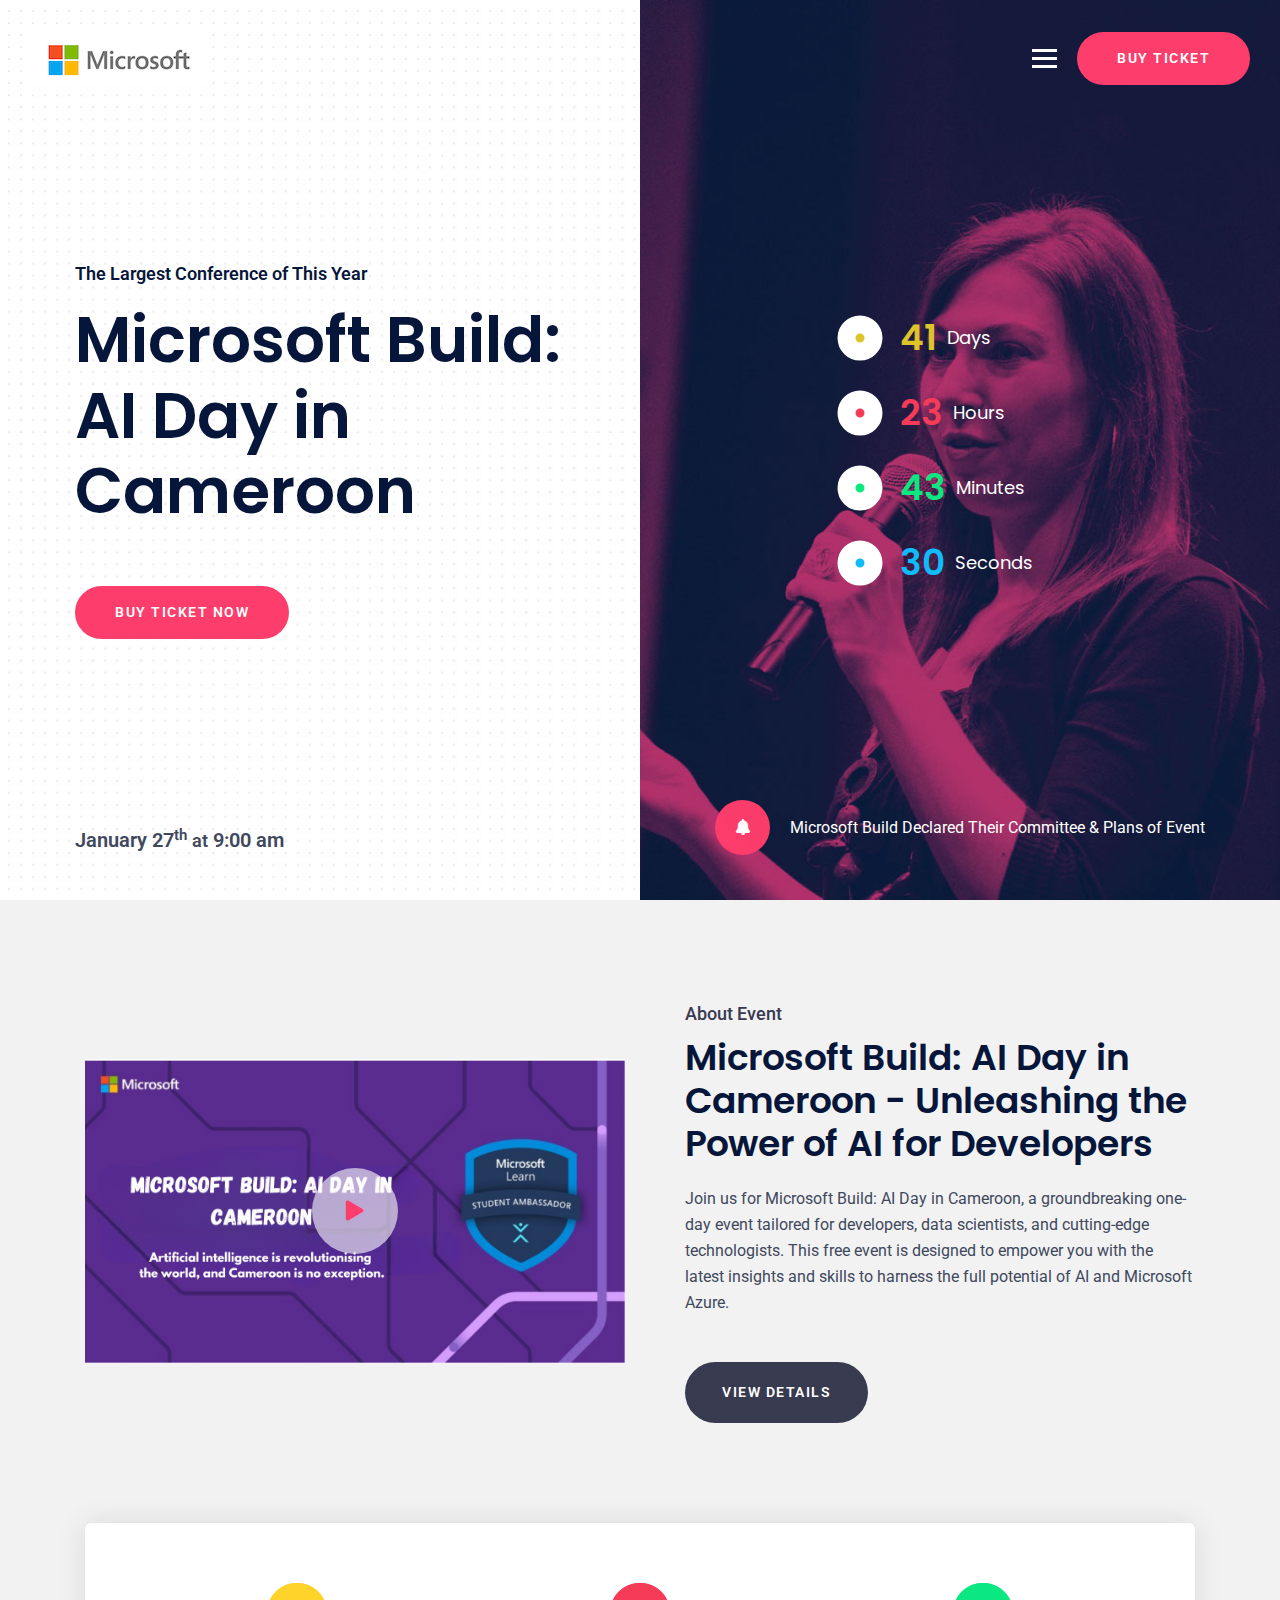
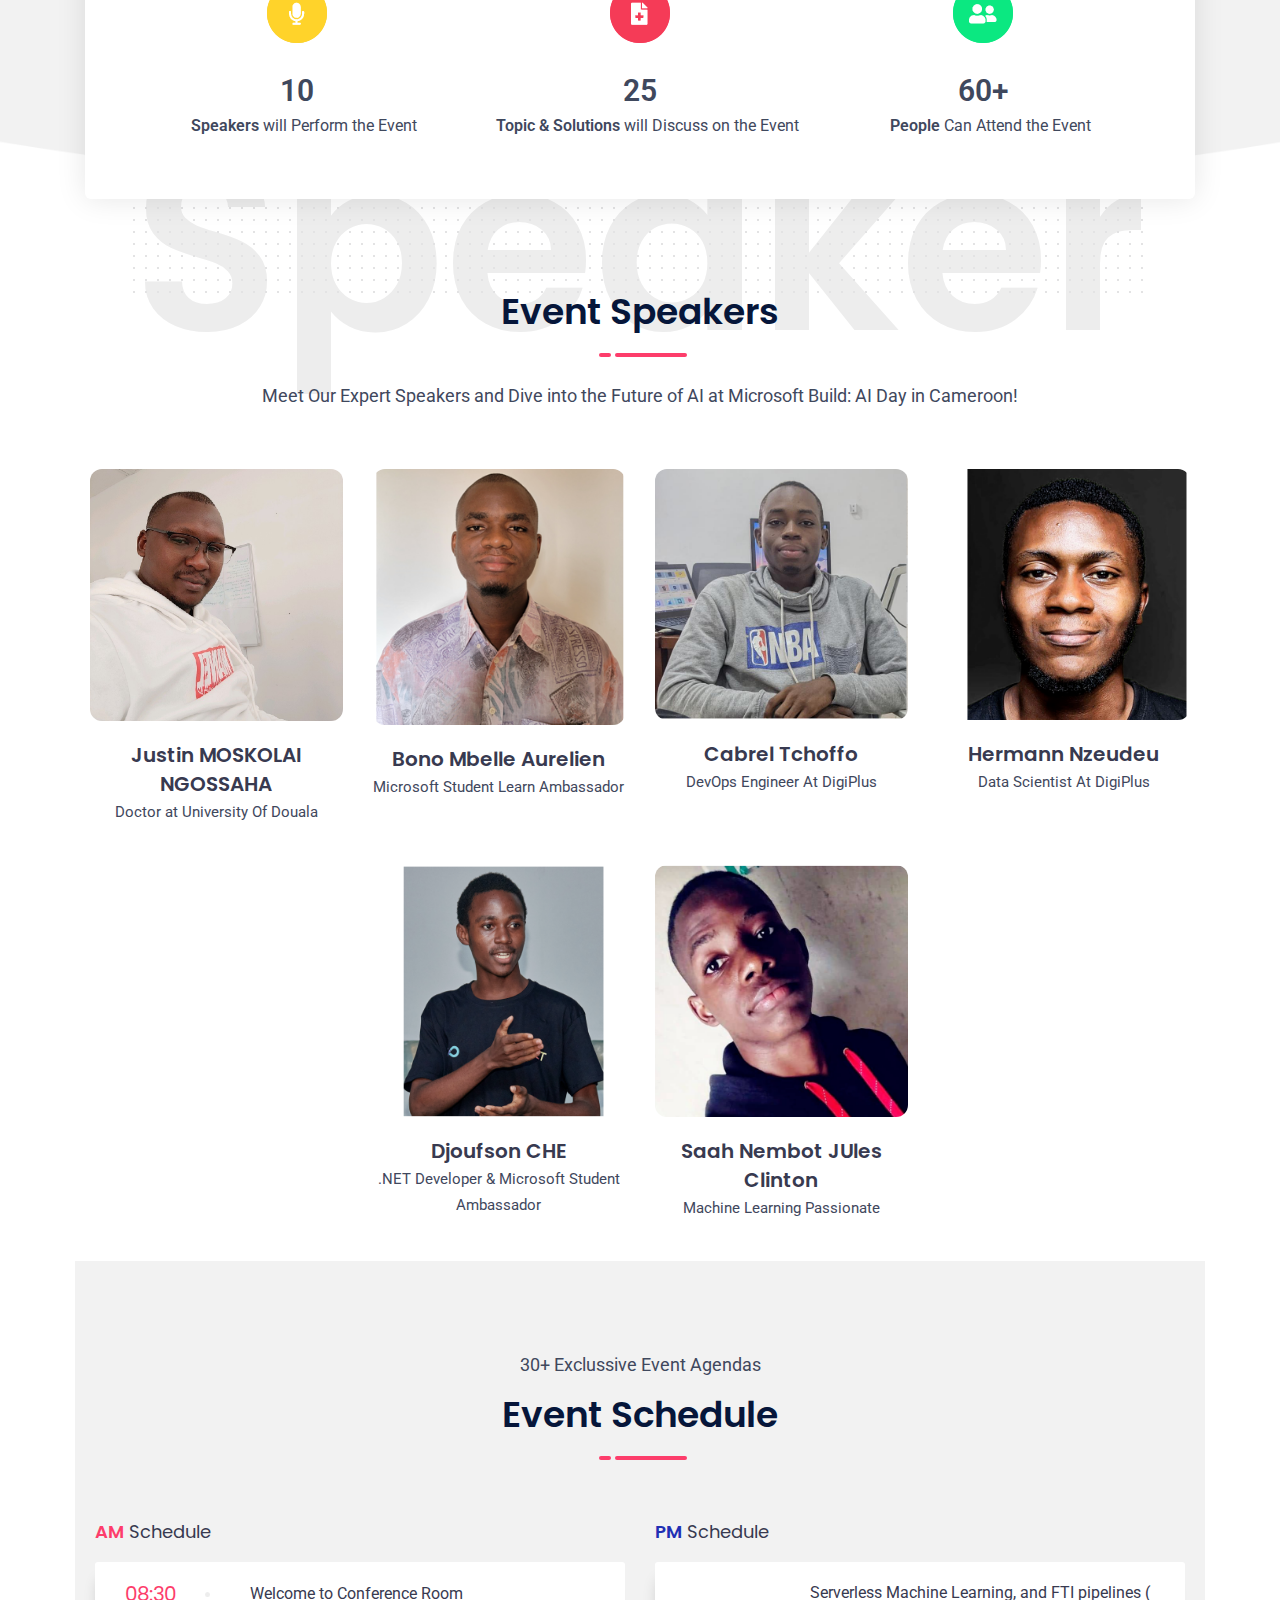
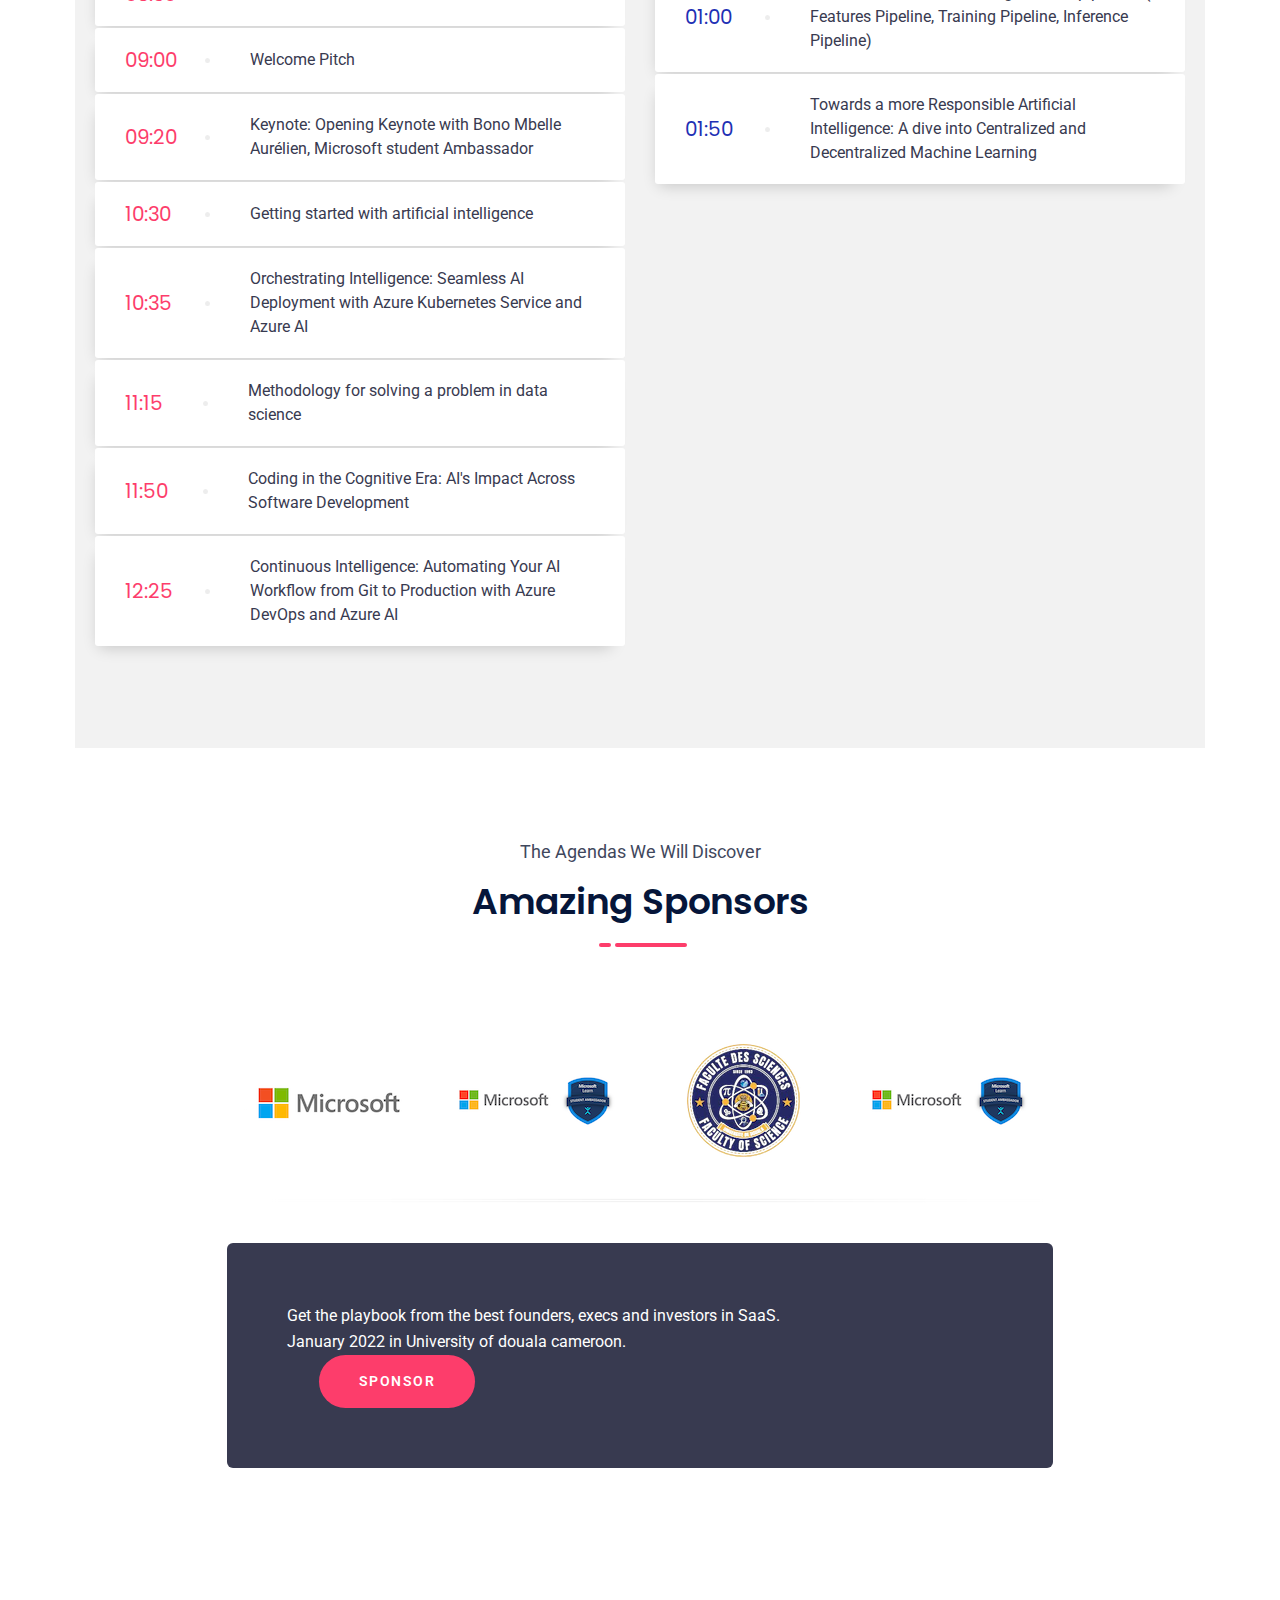
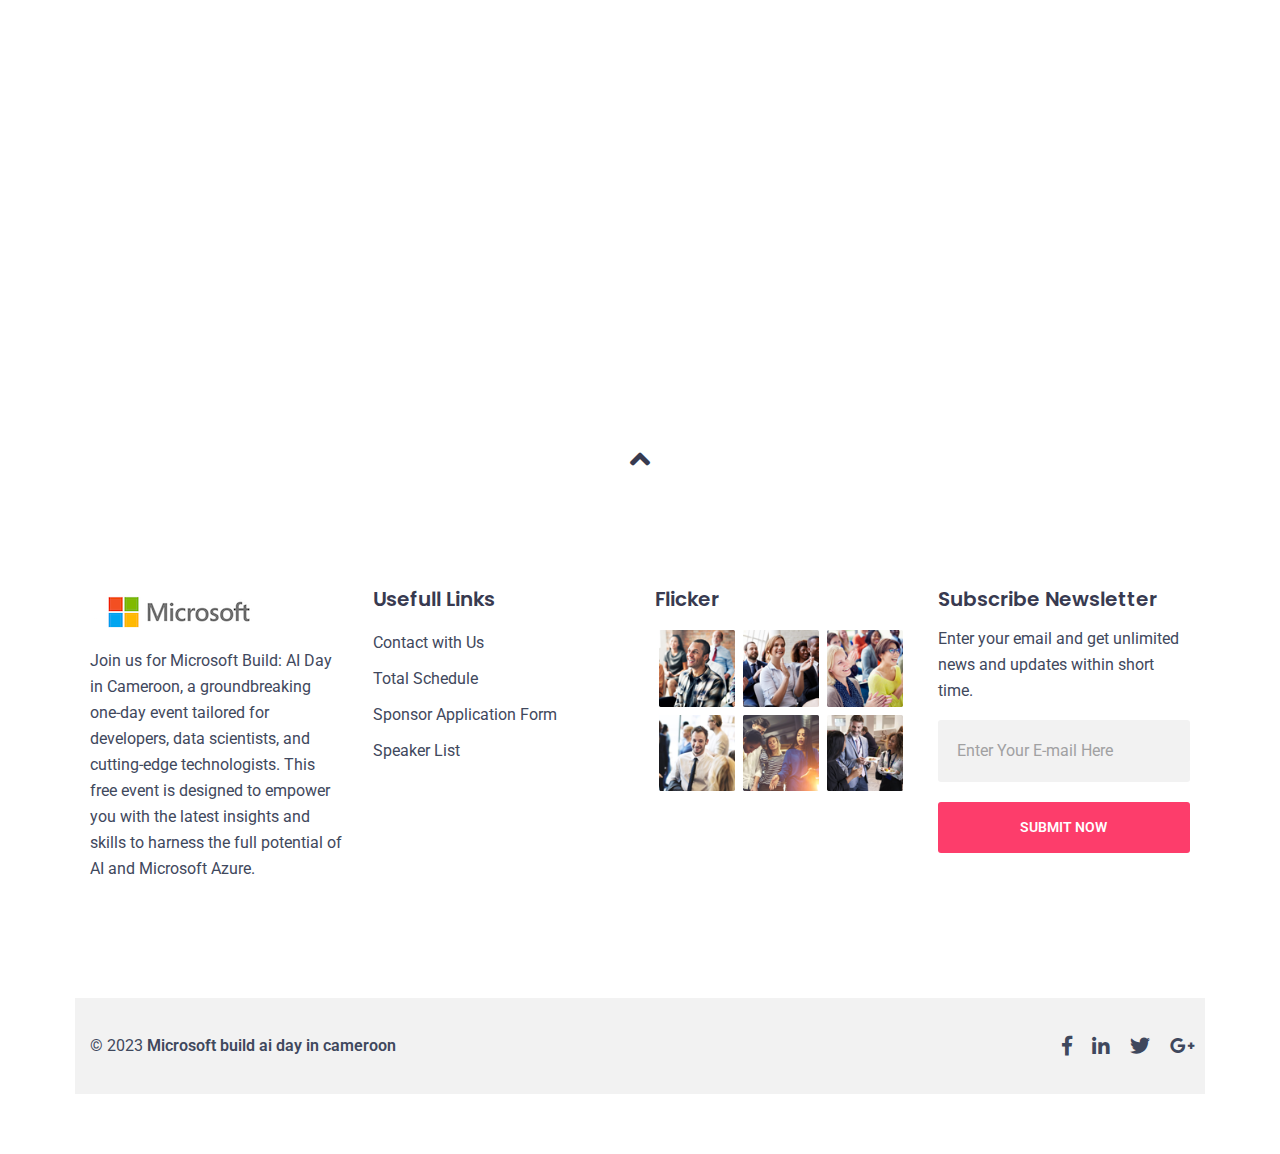
<file: index.html>
<!DOCTYPE html>
<html lang="en">

<head>
	<title>Microsoft build  ai day in cameroon</title>
	<meta name="viewport" content="width=device-width, initial-scale=1.0">
    <meta name="description" content="Microsoft Build: AI Day in Cameroon - Unleashing the Power of AI for Developers">
 	<meta name="keywords" content="Microsoft Build: AI Day in Cameroon">
	<meta name="author" content="Aurelien Mbelle bono">
	
    <link rel="shortcut icon" type="image/x-icon" href="assets/images/x-icon.png">
	<link rel="stylesheet" type="text/css" href="assets/css/animate.css">
	<link rel="stylesheet" type="text/css" href="assets/css/bootstrap.min.css">
	<link rel="stylesheet" type="text/css" href="assets/css/all.min.css">
	<link rel="stylesheet" type="text/css" href="assets/css/lightcase.css">
	<link rel="stylesheet" type="text/css" href="assets/css/swiper.min.css">
	<link rel="stylesheet" type="text/css" href="assets/css/style.css">
	
</head>

<body>
    <!-- preloader start here -->
   <!--  <div class="preloader">
        <div class="preloader-inner">
            <div class="preloader-icon">
                <span></span>
                <span></span>
            </div>
        </div>
    </div> -->
	<!-- preloader ending here -->
	
	<!-- mobile-nav section start here -->
    <div class="mobile-menu style-2">
        <nav class="mobile-header primary-menu">
            <div class="header-logo">
                <a href="index.html" class="logo"><img src="assets/images/logo/01.png" alt="logo"></a>
            </div>
            <div class="header-menu">
                <div class="header-bar" id="open-button">
                    <span></span>
                    <span></span>
                    <span></span>
                </div>
                <a href="#buyticket" class="btn-defult">Buy Ticket</a>

            </div>
        </nav>
        <div class="menu-wrap">
            <div class="morph-shape" id="morph-shape" data-morph-open="M-1,0h101c0,0,0-1,0,395c0,404,0,405,0,405H-1V0z">
                <svg xmlns="http://www.w3.org/2000/svg" width="100%" height="100%" viewBox="0 0 100 800" preserveAspectRatio="none">
                    <path d="M-1,0h101c0,0-97.833,153.603-97.833,396.167C2.167,627.579,100,800,100,800H-1V0z"/>
                </svg>
            </div>
            <nav class="menu">
                <div class="mobile-menu-area">
                    <div class="mobile-menu-area-inner" id="scrollbar">
                        <div class="header-bar m-menu-bar">
                            <a href="index.html" class="logo"><img src="assets/images/logo/01.png" alt="logo"></a>
                            <div class="close-button" id="close-button"></div>
                        </div>
                        <ul class="m-menu">
                           <!--  <li><a href="#0">Home</a> 
                                <ul class="m-submenu">
                                    <li><a href="index.html">Home page one</a></li>
                                    <li><a href="index-2.html">Home page two</a></li>
                                    <li><a href="index-3.html">Home page three</a></li>
                                </ul>
                            </li>
                            <li><a href="about.html">About</a></li>
                            <li><a href="speaker-profile.html">Speaker</a></li>
                            <li><a href="#0">Pages</a>
                                <ul class="m-submenu">
                                    <li><a href="registation.html">registation</a></li>
                                    <li><a href="event-sidebar.html">event sidebar</a></li>
                                    <li><a href="event-single.html">event single</a></li>
                                    <li><a href="event-timeline.html">Event timeline</a></li>
                                    <li><a href="masonary.html">Event masonary</a></li>
                                    <li><a href="contact-page.html">contact us</a></li>
                                    <li><a href="404.html">404</a></li>
                                </ul>
                            </li>
                            <li><a href="sponsor-reg.html">Sponsors</a></li>
                            <li><a href="#0">Venue</a>
                                <ul class="m-submenu">
                                    <li><a href="event-venue.html">Event venues</a></li>
                                    <li><a href="eventvenus-details.html">Event vanus details</a></li>
                                </ul>
                            </li>
                            <li><a href="#0">blog</a>
                                <ul class="m-submenu">
                                    <li><a href="blog-page.html">Blog Page</a></li>
                                    <li><a href="blog-single.html">Blog Single Page</a></li>
                                </ul>
                            </li> -->
                        </ul>
                        <ul class="social-link-list d-flex flex-wrap">
                            <li><a href="#" class="facebook"><i class=" fab fa-facebook-f"></i></a></li>
                            <li><a href="#" class="twitter-sm"><i class="fab fa-twitter"></i></a></li>
                            <li><a href="#" class="linkedin"><i class="fab fa-linkedin-in"></i></a></li>
                            <li><a href="#" class="google"><i class="fab fa-google-plus-g"></i></a></li>
                        </ul>
                    </div>
                </div>
            </nav>
        </div>
    </div>
	<!-- mobile-nav section ending here -->

	<!-- banner section start here -->
	<section class="banner-section hidden">
		<div class="container-fluid">
			<div class="row">
				<div class="col-xl-6">
					<div class="row">
						<div class="banner-left banner" style="background-image: url(assets/images/banner/01.jpg)">
							<div class="banner-lc">
								<div class="banner-left-content">
									<p>The Largest Conference of This Year</p>
									<h2>Microsoft Build: AI Day in Cameroon</h2>
									<a href="#buyticket" class="btn-defult">Buy Ticket Now</a>
								</div>
								<div class="banner-lc-bottom">
		                            <span>January 27<sup>th</sup> <span>at</span> 9:00 am</span>
								</div>
							</div>
						</div>
					</div>
				</div>
				<div class="col-xl-6">
					<div class="row">
						<div class="banner-right banner" style="background-image: url(assets/images/banner/02.jpg)">
							<div class="banner-right-content">
                                <div id="countdown" class="countdown count-down" data-date="January 27, 2024 8:00:00">
                                    <div class="clock-list">
                                        <div class="clock-days clock-df">
                                            <div class="bgLayer">
                                                <div class="topLayer"></div>
                                                <canvas class="canvas_days" width="110" height="110">
                                                </canvas>
                                            </div>
                                            <div class="text">
                                                <span class="val days">41</span>
                                                <span class="time-text">Days</span>
                                            </div>
                                        </div>
                                    </div>
                                    <div class="clock-list">
                                        <div class="clock-hours clock-df">
                                            <div class="bgLayer">
                                                <div class="topLayer"></div>
                                                <canvas class="canvas_hours" width="110" height="110">
                                                </canvas>
                                            </div>
                                            <div class="text">
                                                <span class="val hours">23</span>
                                                <span class="time-text">Hours</span>
                                            </div>
                                        </div>
                                    </div>
                                    <div class="clock-list">
                                        <div class="clock-minutes clock-df">
                                            <div class="bgLayer">
                                                <div class="topLayer"></div>
                                                <canvas class="canvas_minutes" width="110" height="110">
                                                </canvas>
                                            </div>
                                            <div class="text">
                                                <span class="val minutes">43</span>
                                                <span class="time-text">Minutes</span>
                                            </div>
                                        </div>
                                    </div>
                                    <div class="clock-list">
                                        <div class="clock-seconds clock-df">
                                            <div class="bgLayer">
                                                <div class="topLayer"></div>
                                                <canvas class="canvas_seconds" width="110" height="110">
                                                </canvas>
                                            </div>
                                            <div class="text">
                                                <span class="val seconds">30</span>
                                                <span class="time-text">Seconds</span>
                                            </div>
                                        </div>
                                    </div>
                                </div>
							</div>
							<div class="banner-rc-bottom">
	                            <div class="banner-rcb-icon pulse">
	                                <i class="fa fa-bell"></i>
	                            </div>
                                <p>Microsoft Build Declared Their Committee  &amp; Plans of Event</p>
	                        </div>
						</div>
					</div>
				</div>
			</div>
		</div>
	</section>
	<!-- banner section ending here -->

	<!-- about section start here -->
	<section class="about-section style-1 padding-tb" style="background-image: url(assets/images/about/bg.png)">
		<div class="container container-1310">
			<div class="row align-items-center">
				<div class="col-lg-6">
					<div class="format-video wow fadeInLeft" data-wow-duration="1s" data-wow-delay=".3s">
						<img src="assets/images/about/01.png" alt="about">
						<a  class="icon" href="https://www.youtube.com/embed/tnxBWV3DN4k" data-rel="lightcase" title="Watch Now"><i class="fa fa-play"></i></a>
					</div>
				</div>
				<div class="col-lg-6">
					<div class="about-content wow fadeInDown" data-wow-duration="1s" data-wow-delay=".1s">
						<div class="about-contant-inner">
							<span>About Event</span>
							<h2>Microsoft Build: AI Day in Cameroon - Unleashing the Power of AI for Developers</h2>
							<p>

Join us for Microsoft Build: AI Day in Cameroon, a groundbreaking one-day event tailored for developers, data scientists, and cutting-edge technologists. This free event is designed to empower you with the latest insights and skills to harness the full potential of AI and Microsoft Azure.</p>
							<a href="#" class="btn-defult">View Details</a>
						</div>
					</div>
				</div>
			</div>
			<div class="about-counter feature-rsb d-md-flex">
				<div class="rsb-list wow fadeInUp" data-wow-duration="1s" data-wow-delay=".1s">
					<div class="rsb-icon"><img src="assets/images/counter-up/01.png" alt="counter-up"></div>
					<span class="counter">10</span>
					<p><span>Speakers</span> will Perform the Event</p>
				</div>
				<div class="rsb-list wow fadeInUp" data-wow-duration="1s" data-wow-delay=".3s">
					<div class="rsb-icon"><img src="assets/images/counter-up/02.png" alt="counter-up"></div>
					<span class="counter">25</span>
					<p><span>Topic & Solutions</span> will Discuss on the Event</p>
				</div>
				<div class="rsb-list wow fadeInUp" data-wow-duration="1s" data-wow-delay=".6s">
					<div class="rsb-icon"><img src="assets/images/counter-up/03.png" alt="counter-up"></div>
					<span class="counter">60</span><span class="plus-icon">+</span>
					<p><span>People</span> Can Attend the Event</p>
				</div>
			</div>
		</div>
	</section>
	<!-- about section ending here -->

	<!-- speaker section start here -->
	<section class="speaker-section style-1 style-2 padding-tb" id="speaker">
        <div class="container container-1310">
                <div class="absolute-text">Speaker</div>
            <div class="section-header wow fadeInDown" data-wow-duration="1s" data-wow-delay=".1s">
                <h2>Event Speakers</h2>
                <p>Meet Our Expert Speakers and Dive into the Future of AI at Microsoft Build: AI Day in Cameroon!</p>
            </div>
            <div class="section-wrapper d-flex flex-wrap justify-content-lg-center">
        

              <div class="speaker-item wow fadeInUp" data-wow-duration="1s" data-wow-delay=".2s">
                    <div class="speaker-item-inner">
                        <div class="item-thumb">
                            <img src="assets/images/speaker/07.jpeg" alt="speaker image">
                            <div class="item-overlay"></div>
                            <div class="social-profile">
                                <div class="icon facebook">
                                    <a href="#"><i class="fab fa-facebook-f"></i></a>
                                </div>
                                <div class="icon twitter">
                                    <a href="#"><i class="fab fa-twitter"></i></a>
                                </div>
                                <div class="icon google">
                                    <a href="#"><i class="fab fa-google-plus-g"></i></a>
                                </div>
                                <div class="icon linkedin">
                                    <a href="#"><i class="fab fa-linkedin-in"></i></a>
                                </div>
                            </div>
                        </div>
                        <div class="item-content">
                            <a href="#" class="name">Justin MOSKOLAI NGOSSAHA</a>
                            <p>Doctor at University Of Douala</p>
                        </div>
                    </div>
                </div> 
                     <div class="speaker-item wow fadeInUp" data-wow-duration="1s" data-wow-delay=".1s">
                    <div class="speaker-item-inner">
                        <div class="item-thumb">
                            <img src="assets/images/speaker/06.png" alt="speaker">
                            <div class="item-overlay"></div>
                            <div class="social-profile">
                                <div class="icon facebook">
                                    <a href="#"><i class="fab fa-facebook-f"></i></a>
                                </div>
                                <div class="icon twitter">
                                    <a href="#"><i class="fab fa-twitter"></i></a>
                                </div>
                                <div class="icon google">
                                    <a href="#"><i class="fab fa-google-plus-g"></i></a>
                                </div>
                                <div class="icon linkedin">
                                    <a href="#"><i class="fab fa-linkedin-in"></i></a>
                                </div>
                            </div>
                        </div>
                        <div class="item-content">
                            <a href="#" class="name">Bono Mbelle Aurelien</a>
                            <p>Microsoft Student Learn Ambassador </p>
                        </div>
                    </div>
                </div>



                <div class="speaker-item wow fadeInUp" data-wow-duration="1s" data-wow-delay=".3s">
                    <div class="speaker-item-inner">
                        <div class="item-thumb">
                            <img src="assets/images/speaker/08.png" alt="speaker image">
                            <div class="item-overlay"></div>
                            <div class="social-profile">
                                <div class="icon facebook">
                                    <a href="#"><i class="fab fa-facebook-f"></i></a>
                                </div>
                                <div class="icon twitter">
                                    <a href="#"><i class="fab fa-twitter"></i></a>
                                </div>
                                <div class="icon google">
                                    <a href="#"><i class="fab fa-google-plus-g"></i></a>
                                </div>
                                <div class="icon linkedin">
                                    <a href="#"><i class="fab fa-linkedin-in"></i></a>
                                </div>
                            </div>
                        </div>
                        <div class="item-content">
                           <a href="#" class="name">Cabrel Tchoffo</a>
                            <p>DevOps Engineer At DigiPlus </p>
                        </div>
                    </div>
                </div>

           <div class="speaker-item wow fadeInUp" data-wow-duration="1s" data-wow-delay=".4s">
                    <div class="speaker-item-inner">
                        <div class="item-thumb">
                            <img src="assets/images/speaker/09.png" alt="speaker image">
                            <div class="item-overlay"></div>
                            <div class="social-profile">
                                <div class="icon facebook">
                                    <a href="#"><i class="fab fa-facebook-f"></i></a>
                                </div>
                                <div class="icon twitter">
                                    <a href="#"><i class="fab fa-twitter"></i></a>
                                </div>
                                <div class="icon google">
                                    <a href="#"><i class="fab fa-google-plus-g"></i></a>
                                </div>
                                <div class="icon linkedin">
                                    <a href="#"><i class="fab fa-linkedin-in"></i></a>
                                </div>
                            </div>
                        </div>
                        <div class="item-content">
                            <a href="#" class="name">Hermann Nzeudeu</a>
                            <p>Data Scientist At DigiPlus </p>
                        </div>
                    </div>
                </div> 

                <div class="speaker-item wow fadeInUp" data-wow-duration="1s" data-wow-delay=".5s">
                    <div class="speaker-item-inner">
                        <div class="item-thumb">
                            <img src="assets/images/speaker/10.png" alt="speaker image">
                            <div class="item-overlay"></div>
                            <div class="social-profile">
                                <div class="icon facebook">
                                    <a href="#"><i class="fab fa-facebook-f"></i></a>
                                </div>
                                <div class="icon twitter">
                                    <a href="#"><i class="fab fa-twitter"></i></a>
                                </div>
                                <div class="icon google">
                                    <a href="#"><i class="fab fa-google-plus-g"></i></a>
                                </div>
                                <div class="icon linkedin">
                                    <a href="#"><i class="fab fa-linkedin-in"></i></a>
                                </div>
                            </div>
                        </div>
                        <div class="item-content">
                            <a href="#" class="name">Djoufson CHE</a>
                            <p>.NET Developer & Microsoft Student Ambassador</p>
                        </div>
                    </div>
                </div> 

                <div class="speaker-item wow fadeInUp" data-wow-duration="1s" data-wow-delay=".6s">
                    <div class="speaker-item-inner">
                        <div class="item-thumb">
                            <img src="assets/images/speaker/11.png" alt="speaker image">
                            <div class="item-overlay"></div>
                            <div class="social-profile">
                                <div class="icon facebook">
                                    <a href="#"><i class="fab fa-facebook-f"></i></a>
                                </div>
                                <div class="icon twitter">
                                    <a href="#"><i class="fab fa-twitter"></i></a>
                                </div>
                                <div class="icon google">
                                    <a href="#"><i class="fab fa-google-plus-g"></i></a>
                                </div>
                                <div class="icon linkedin">
                                    <a href="#"><i class="fab fa-linkedin-in"></i></a>
                                </div>
                            </div>
                        </div>
                        <div class="item-content">
                            <a href="#" class="name">Saah Nembot JUles Clinton</a>
                            <p>Machine Learning Passionate</p>
                        </div>
                    </div>
                </div> 

<!--                 <div class="speaker-item wow fadeInUp" data-wow-duration="1s" data-wow-delay=".7s">
                    <div class="speaker-item-inner">
                        <div class="item-thumb">
                            <img src="assets/images/speaker/12.png" alt="speaker image">
                            <div class="item-overlay"></div>
                            <div class="social-profile">
                                <div class="icon facebook">
                                    <a href="#"><i class="fab fa-facebook-f"></i></a>
                                </div>
                                <div class="icon twitter">
                                    <a href="#"><i class="fab fa-twitter"></i></a>
                                </div>
                                <div class="icon google">
                                    <a href="#"><i class="fab fa-google-plus-g"></i></a>
                                </div>
                                <div class="icon linkedin">
                                    <a href="#"><i class="fab fa-linkedin-in"></i></a>
                                </div>
                            </div>
                        </div>
                        <div class="item-content">
                            <a href="#" class="name">Metal Nulet</a>
                            <p>Senior Designer of SEO-LAB</p>
                        </div>
                    </div>
                </div> -->

<!--                 <div class="speaker-item wow fadeInUp" data-wow-duration="1s" data-wow-delay=".8s">
                    <div class="speaker-item-inner">
                        <div class="item-thumb">
                            <img src="assets/images/speaker/13.png" alt="speaker image">
                            <div class="item-overlay"></div>
                            <div class="social-profile">
                                <div class="icon facebook">
                                    <a href="#"><i class="fab fa-facebook-f"></i></a>
                                </div>
                                <div class="icon twitter">
                                    <a href="#"><i class="fab fa-twitter"></i></a>
                                </div>
                                <div class="icon google">
                                    <a href="#"><i class="fab fa-google-plus-g"></i></a>
                                </div>
                                <div class="icon linkedin">
                                    <a href="#"><i class="fab fa-linkedin-in"></i></a>
                                </div>
                            </div>
                        </div>
                        <div class="item-content">
                            <a href="#" class="name">Pansi De Devel</a>
                            <p>Designer of Moonlight</p>
                        </div>
                    </div>
                </div>
            </div>
        </div>
    </section> -->
	<!-- speaker section ending here -->

	<!-- event schedule section start here -->
	<section class="event-schedule style-2 bg-ash padding-tb" id="schedule">
		<div class="container container-1310">
			<div class="section-header wow fadeInDown" data-wow-duration="1s" data-wow-delay=".1s">
				<p>30+ Exclussive Event Agendas</p>
				<h2>Event Schedule</h2>
			</div>
			<div class="section-wrapper row">
				<div class="col-12 col-lg-6">
					<div class="am">
						<div class="schedule-title wow fadeInLeft" data-wow-duration="1s" data-wow-delay=".1s">
							<h6>AM<span> Schedule</span></h6>
						</div>
						<ul class="schedule-content">
							<li class="schedule-list wow fadeInLeft" data-wow-duration="1s" data-wow-delay=".1s">
								<div class="time">08:30</div>
								<div class="esto"></div>
								<div class="details">Welcome to Conference Room</div>
							</li>
                            <li class="schedule-list wow fadeInLeft" data-wow-duration="1s" data-wow-delay=".1s">
                                <div class="time">09:00</div>
                                <div class="esto"></div>
                                <div class="details">Welcome Pitch </div>
                            </li>
							<li class="schedule-list wow fadeInLeft" data-wow-duration="1s" data-wow-delay=".2s">
								<div class="time">09:20</div>
								<div class="esto"></div>
								<div class="details">Keynote: Opening Keynote with Bono Mbelle Aurélien, Microsoft student Ambassador</div>
							</li>
							<li class="schedule-list wow fadeInLeft" data-wow-duration="1s" data-wow-delay=".3s">
								<div class="time">10:30</div>
								<div class="esto"></div>
								<div class="details">Getting started with artificial intelligence</div>
							</li>
							<li class="schedule-list wow fadeInLeft" data-wow-duration="1s" data-wow-delay=".4s">
								<div class="time">10:35</div>
								<div class="esto"></div>
								<div class="details">Orchestrating Intelligence: Seamless AI Deployment with Azure Kubernetes Service and Azure AI
                            </div>
							</li>
                            <li class="schedule-list wow fadeInLeft" data-wow-duration="1s" data-wow-delay=".5s">
                                <div class="time">11:15</div>
                                <div class="esto"></div>
                                <div class="details">Methodology for solving a problem in data science</div>
                            </li>
                            <li class="schedule-list wow fadeInLeft" data-wow-duration="1s" data-wow-delay=".5s">
                                <div class="time">11:50</div>
                                <div class="esto"></div>
                                <div class="details">Coding in the Cognitive Era: AI's Impact Across Software Development</div>
                            </li>
							<li class="schedule-list wow fadeInLeft" data-wow-duration="1s" data-wow-delay=".5s">
								<div class="time">12:25</div>
								<div class="esto"></div>
								<div class="details">Continuous Intelligence: Automating Your AI Workflow from Git to Production with Azure DevOps and Azure AI</div>
							</li>
						</ul>
					</div>
				</div>

				<div class="col-12 col-lg-6">
					<div class="pm">
						<div class="schedule-title wow fadeInDown" data-wow-duration="1s" data-wow-delay=".1s">
							<h6>PM<span> Schedule</span></h6>
						</div>
						<ul class="schedule-content">
							<li class="schedule-list wow fadeInRight" data-wow-duration="1s" data-wow-delay=".6s">
								<div class="time">01:00</div>
								<div class="esto"></div>
								<div class="details">Serverless Machine Learning, and FTI pipelines ( Features Pipeline, Training Pipeline, Inference Pipeline)</div>
							</li>
							 <li class="schedule-list wow fadeInRight" data-wow-duration="1s" data-wow-delay=".7s">
								<div class="time">01:50</div>
								<div class="esto"></div>
								<div class="details">Towards a more Responsible Artificial Intelligence: A dive into Centralized and Decentralized Machine Learning</div>
							</li>
                            <!--
							<li class="schedule-list wow fadeInRight" data-wow-duration="1s" data-wow-delay=".8s">
								<div class="time">03:30</div>
								<div class="esto"></div>
								<div class="details">Story of Successful Businessman</div>
							</li>
							<li class="schedule-list wow fadeInRight" data-wow-duration="1s" data-wow-delay=".9s">
								<div class="time">04:30</div>
								<div class="esto"></div>
								<div class="details">Building World Business Committee</div>
							</li>
							<li class="schedule-list wow fadeInRight" data-wow-duration="1s" data-wow-delay="1s">
								<div class="time">05:30</div>
								<div class="esto"></div>
								<div class="details">Outgoing Speech</div>
							</li> -->
						</ul>
					</div>
				</div>
			</div>
		</div>
	</section>	
	<!-- event schedule section ending here -->

	<!--  sponser section start here -->
    <section class="sponsor-section style-1 padding-tb">
        <div class="container container-1310">
            <div class="section-header wow fadeInDown" data-wow-duration="1s" data-wow-delay=".1s">
                <p>The Agendas We Will Discover</p>
                <h2>Amazing Sponsors</h2>
            </div>
            <div class="section-wrapper">
                <div class="platinum wow fadeInUp" data-wow-duration="1s" data-wow-delay=".1s">
                    <div class="sp-item">
                        <img src="assets/images/sponsor/1.png" alt="sponsor">
                    </div>
                    <div class="sp-item">
                        <img src="assets/images/sponsor/2.png" alt="sponsor">
                    </div>
                    <div class="sp-item">
                        <img src="assets/images/sponsor/3.png" alt="sponsor">
                    </div>
                    <div class="sp-item">
                        <img src="assets/images/sponsor/2.png" alt="sponsor">
                    </div>
                </div>
             <!--    <div class="gold wow fadeInUp" data-wow-duration="1s" data-wow-delay=".3s">
                    <div class="sp-item">
                       	<img src="assets/images/sponsor/4.png" alt="sponsor">
                    </div>
                    <div class="sp-item">
                        <img src="assets/images/sponsor/5.png" alt="sponsor">
                    </div>
                    <div class="sp-item">
                        <img src="assets/images/sponsor/6.png" alt="sponsor">
                    </div>
                    <div class="sp-item">
                        <img src="assets/images/sponsor/7.png" alt="sponsor">
                    </div>
                    <div class="sp-item">
                        <img src="assets/images/sponsor/4.png" alt="sponsor">
                    </div>
                    <div class="sp-item">
                        <img src="assets/images/sponsor/8.png" alt="sponsor">
                    </div>
                    <div class="sp-item">
                        <img src="assets/images/sponsor/9.png" alt="sponsor">
                    </div>
                    <div class="sp-item">
                        <img src="assets/images/sponsor/10.png" alt="sponsor">
                    </div>
                    <div class="sp-item">
                        <img src="assets/images/sponsor/11.png" alt="sponsor">
                    </div>
                    <div class="sp-item">
                        <img src="assets/images/sponsor/9.png" alt="sponsor">
                    </div>
                </div>  -->
    <!--             <div class="silver wow fadeInUp" data-wow-duration="1s" data-wow-delay=".6s">
                    <div class="sp-item">
                        <img src="assets/images/sponsor/12.png" alt="sponsor">
                    </div>
                    <div class="sp-item">
                        <img src="assets/images/sponsor/13.png" alt="sponsor">
                    </div>
                    <div class="sp-item">
                        <img src="assets/images/sponsor/14.png" alt="sponsor">
                    </div>
                    <div class="sp-item">
                        <img src="assets/images/sponsor/12.png" alt="sponsor">
                    </div>
                    <div class="sp-item">
                        <div class="sp-item-inner">
                            <img src="assets/images/sponsor/15.png" alt="sponsor">
                        </div>
                    </div>
                    <div class="sp-item">
                        <img src="assets/images/sponsor/16.png" alt="sponsor">
                    </div>
                </div> -->
                <div class="bc-sponsor wow fadeInUp" data-wow-duration="1s" data-wow-delay=".1s">
                    <div class="sc-content">
                        <p>Get the playbook from the best founders, execs and investors in SaaS. January 2022 in University of douala cameroon.</p>
                    </div> <br>
                    <div class="sc-btn">
                        <a href="#" class="btn-defult">Sponsor</a>
                    </div>
                </div>
            </div>
        </div>
    </section>
    <!--  sponser section ending here -->


    <!--  pricing section start here -->
    <!-- <section class="pricing-section style-2 padding-tb" style="background-image: url(assets/images/pricing/bg.png)">
        <div class="container container-1310">
            <div class="Wrapper-section row no-gutters">
                <div class="col-xl-5 col-12">
                    <div class="pricing-left wow fadeInLeft" data-wow-duration="1s" data-wow-delay=".1s">
                        <div class="section-header">
                            <p>Choosh Your Pricing Plan</p>
                            <h2>Pricing Plan</h2>
                        </div>
                        <h6>Each Plan Includes:</h6>
                        <p>Unlimitcon includes some great package for everyone in they buy anu aclage to join this event. Its really great for you to attend this day. So don’t late to buy event tickets.</p>
                        <ul>
                            <li>Event Attendance</li>
                            <li>Unlimited tea, coffee, soft drinks available at all times</li>
                            <li>Networking Area Access</li>
                            <li>Lunch</li>
                            <li>Free Wifi</li>
                            <li>Free Event Book & Print Materials</li>
                            <li>Networking Area Access</li>
                        </ul>	
                        <h6>The Payment Methoads We will Accept</h6>
                        <img src="assets/images/pricing/sponsor/01.png" alt="pricing">
                    </div>
                </div>
                <div class="col-xl-7 col-12">
                	<div class="pricing-right d-flex no-gutters">
                		<div class="col-md-6 col-12">
	                        <div class="pricing-item wow fadeInLeft" data-wow-duration="1s" data-wow-delay=".2s">
	                            <div class="pricing-content">
	                                <div class="pricing-title">
	                                    <h5>Corporate Plan</h5>
	                                    <p>Best for Organizations</p>
	                                </div>
	                                <div class="price">
	                                	<span><sup>$</sup>699</span>
	                                	<p>usd</p>
	                                </div>
	                                <div class="pricing-item-content">
	                                    <ul class="pricing-feature">
	                                        <li>5 Person Entry</li>
	                                        <li>T-Shart</li>
	                                        <li>Priority Seating</li>
	                                        <li>VIP Surprise Activity</li>
	                                        <li>Concert Attendness</li>
	                                        <li>Drinks at Show Time</li>
	                                        <li>20 Lottery Ticket</li>
	                                        <li>Onsite Free Parking</li>
	                                        <li>Certificate</li>
	                                    </ul>	
	                                    <div class="pricing-bottom">
	                                        <a href="#" class="btn-defult">Buy Ticket Now</a>
	                                    </div>
	                                </div>
	                            </div>
	                        </div>
	                    </div>
	                    <div class="col-md-6 col-12">
	                        <div class="pricing-item wow fadeInRight" data-wow-duration="1s" data-wow-delay=".3s">
	                            <div class="pricing-content">
	                                <div class="pricing-title ">
	                                    <h5>Silver Booking</h5>
	                                    <p>Best for Single Person</p>
	                                </div>
	                                <div class="price">
	                                	<span><sup>$</sup>99</span>
	                                	<p>usd</p>
	                                </div>
	                                <div class="pricing-item-content">
	                                    <ul class="pricing-feature">
	                                        <li>Event Attendance</li>
	                                        <li>Networking Area Access</li>
	                                        <li>Tea & Cofee</li>
	                                        <li>Lunch</li>
	                                        <li>Free Wifi</li>
	                                        <li>3 Lottery Ticket</li>
	                                    </ul>
	                                    <div class="pricing-bottom">
	                                        <a href="#" class="btn-defult">Buy Ticket Now</a>
	                                    </div>
	                                </div>
	                            </div>
	                        </div>
	                    </div>
                    </div>
                </div>
            </div>
        </div>
    </section> -->
    <iframe id="buyticket" width="740px" height="480px" src="https://forms.office.com/Pages/ResponsePage.aspx?id=oBzDhDusrk6tEVGdgCM-b4mhyHAQZmBDskR58sOdru5UMFlSSEw3RTdJM0dKMko5T082TlFLUDNCSS4u&embed=true" frameborder="0" marginwidth="0" marginheight="0" style="border: none; max-width:100%; max-height:100vh" allowfullscreen webkitallowfullscreen mozallowfullscreen msallowfullscreen> </iframe>

    <!-- contact section -->
    <!-- <section class="contact-section padding-tb bg-ash" id="form">
        <div class="container container-1310">
            <div class="section-header wow fadeInDown" data-wow-duration="1s" data-wow-delay=".1s">
                <h2>Leave A Comment</h2>
                <p>If you have any question, please write us a messege what you want to know </p>
            </div>
            <div class="section-wrapper row">
                <div class="col-lg-4 wow fadeInLeft" data-wow-duration="1s" data-wow-delay=".2s">
                    <div class="contact-info">
                        <h5>Event Location:</h5>
                        <p>6/1, Douala-Cameroon University of Douala</p>
                        <h5>Contact No.</h5>
                        <span>(+237 )6 97 78 34 93</span>
                        <span>(+237)  6 72 26 95 08</span>
                    </div>
                </div>
                <div class="col-lg-8">
                    <form action="" id="contact-form" method="POST">
	                    <div class="contact d-flex flex-wrap">
	                        <div class="contact-item">
	                            <div class="contact-item-inner">
                                    <input type="text" placeholder="Name"  id="name" name="name" required class="wow fadeInLeft" data-wow-duration="1s" data-wow-delay=".1s">
                                    <input type="email" placeholder="E-mail"  id="email" name="email" required class="wow fadeInLeft" data-wow-duration="1s" data-wow-delay=".2s">
                                    <input type="text" placeholder="Number" id="phone" name="phone" required class="wow fadeInLeft" data-wow-duration="1s" data-wow-delay=".3s">
	                            </div> 
	                        </div>
	                        <div class="contact-item wow fadeInDown" data-wow-duration="1s" data-wow-delay=".2s">
	                            <div class="contact-item-inner">
	                                <textarea name="message" rows="8" id="message" placeholder="Your Message" required ></textarea>
	                            </div>
	                        </div>
	                    </div>
	                    <div class="submit-btn wow fadeInUp" data-wow-duration="1s" data-wow-delay=".2s">
	                        <button class="" type="submit" value="Submit-Messege" name="submit">Submit Messege</button>
	                    </div>
	                </form>
					<p class="form-message"></p>
                </div>
            </div>
        </div>
    </section> -->
    <!-- end contact section -->


    <!-- footer section start here -->
    <section class="footer-section">
    	<div class="top"><a href="#" class="scrollToTop"><i class="fas fa-angle-up"></i></a></div>
    	<div class="footer-top padding-tb">
	    	<div class="container container-1310">
	    		<div class="row">
	    			<div class="col-12 col-md-6 col-lg-3 wow fadeInUp" data-wow-duration="1s" data-wow-delay=".1s">
	    				<div class="footer-content">
	    					<a href="#" class="footer-logo"><img src="assets/images/logo/01.png" alt="logo"></a>
	    					<p>Join us for Microsoft Build: AI Day in Cameroon, a groundbreaking one-day event tailored for developers, data scientists, and cutting-edge technologists. This free event is designed to empower you with the latest insights and skills to harness the full potential of AI and Microsoft Azure.

</p>
	    				</div>
	    			</div>
	    			<div class="col-12 col-md-6 col-lg-3 wow fadeInUp" data-wow-duration="1s" data-wow-delay=".2s">
	    				<div class="footer-content">
	    					<div class="footer-title">
	    						<h5>Usefull Links</h5>
	    					</div>
	    					<div class="footer-link-list">
	    						<ul>
	    							<li><a href="#form">Contact with Us</a></li>
	    							<li><a href="#schedule">Total Schedule</a></li>
	    							<li><a href="#">Sponsor Application Form</a></li>
	    							<li><a href="#speaker">Speaker List</a></li>
	    						</ul>
	    					</div>
	    				</div>
	    			</div>
	    			<div class="col-12 col-md-6 col-lg-3 wow fadeInUp" data-wow-duration="1s" data-wow-delay=".3s">
	    				<div class="footer-content">
	    					<div class="footer-title">
	    						<h5>Flicker</h5>
	    					</div>
	    					<div class="footer-gellary">
	    						<div class="f-gellary-item">
	    							<div class="f-gellary-item-inner">
	    								<div class="f-gellary-thumb">
	    									<a class="footer-img" href="assets/images/footer/01.png" data-rel="lightcase"><img src="assets/images/footer/01.png" alt="blog-single"></a>
	    								</div>
	    							</div>
	    						</div>
	    						<div class="f-gellary-item">
	    							<div class="f-gellary-item-inner">
	    								<div class="f-gellary-thumb">
	    									<a class="footer-img" href="assets/images/footer/02.png" data-rel="lightcase"><img src="assets/images/footer/02.png" alt="blog-single"></a>
	    								</div>
	    							</div>
	    						</div>
	    						<div class="f-gellary-item">
	    							<div class="f-gellary-item-inner">
	    								<div class="f-gellary-thumb">
	    									<a class="footer-img" href="assets/images/footer/03.png" data-rel="lightcase"><img src="assets/images/footer/03.png" alt="blog-single"></a>
	    								</div>
	    							</div>
	    						</div>
	    						<div class="f-gellary-item">
	    							<div class="f-gellary-item-inner">
	    								<div class="f-gellary-thumb">
	    									<a class="footer-img" href="assets/images/footer/04.png" data-rel="lightcase"><img src="assets/images/footer/04.png" alt="blog-single"></a>
	    								</div>
	    							</div>
	    						</div>
	    						<div class="f-gellary-item">
	    							<div class="f-gellary-item-inner">
	    								<div class="f-gellary-thumb">
	    									<a class="footer-img" href="assets/images/footer/05.png" data-rel="lightcase"><img src="assets/images/footer/05.png" alt="blog-single"></a>
	    								</div>
	    							</div>
	    						</div>
	    						<div class="f-gellary-item">
	    							<div class="f-gellary-item-inner">
	    								<div class="f-gellary-thumb">
	    									<a class="footer-img" href="assets/images/footer/06.png" data-rel="lightcase"><img src="assets/images/footer/06.png" alt="blog-single"></a>
	    								</div>
	    							</div>
	    						</div>
	    					</div>
	    				</div>
	    			</div>
	    			<div class="col-12 col-md-6 col-lg-3 wow fadeInUp" data-wow-duration="1s" data-wow-delay=".4s">
	    				<div class="footer-content">
	    					<div class="footer-title">
	    						<h5>Subscribe Newsletter</h5>
	    					</div>
	    					<div class="footer-newsletter">
	    						<p>Enter your email and get unlimited news and updates within short time.</p>
	    						<div id="mc_embed_signup">
									<form action="https://gmail.us5.list-manage.com/subscribe/post?u=cd67c3a5c3df2403ff4fe61e3&amp;id=f6f53669dd" method="post" id="mc-embedded-subscribe-form" method="post" id="mc-embedded-subscribe-form" name="mc-embedded-subscribe-form" class="validate" target="_blank" novalidate>
										<div id="mc_embed_signup_scroll">
											<div class="mc-field-group">
												<input type="email" value="" name="EMAIL" placeholder="Enter Your E-mail Here" class="required email" id="mce-EMAIL" required>
											</div>
											<div class="clear">
												<button type="submit" name="subscribe" id="mc-embedded-subscribe">Submit Now</button>
											</div>
											<div id="mce-responses" class="clear">
												<div class="response" id="mce-error-response" style="display:none"></div>
												<div class="response" id="mce-success-response" style="display:none"></div>
											</div>
											<div style="position: absolute; left: -5000px;" aria-hidden="true">
												<input type="text" name="b_161602bf96bf36d0210b776e2_8bad457ed1" tabindex="-1" value="">
											</div>
										</div>
									</form>
								</div>
	    					</div>
	    				</div>
	    			</div>
	    		</div>
	    	</div>
	    </div>
	    <div class="footer-bottom bg-ash">
	    	<div class="container container-1310">
	    		<div class="row justify-content-lg-between justify-content-center align-items-center">
	    			<div class="copyright wow fadeInLeft" data-wow-duration="1s" data-wow-delay=".2s">
	    				<p>&copy;  2023 <a href="index.html">Microsoft build  ai day in cameroon</a>   <a href="https://mvp.microsoft.com/"></a></p>
	    			</div>
	    			<div class="footer-social">
	    				<ul class="social-media d-flex flex-wrap mb-0">
	    					<li class="wow fadeInRight" data-wow-duration="1s" data-wow-delay=".5s"><a href="https://mvp.microsoft.com/"><i class="fab fa-facebook-f"></i></a></li>
	    					<li class="wow fadeInRight" data-wow-duration="1s" data-wow-delay=".4s"><a href="https://mvp.microsoft.com/"><i class="fab fa-linkedin-in"></i></a></li>
	    					<li class="wow fadeInRight" data-wow-duration="1s" data-wow-delay=".3s"><a href="https://mvp.microsoft.com/"><i class="fab fa-twitter"></i></a></li>
	    					<li class="wow fadeInRight" data-wow-duration="1s" data-wow-delay=".2s"><a href="https://mvp.microsoft.com/"><i class="fab fa-google-plus-g"></i></a></li>
	    				</ul>
	    			</div>
	    		</div>
	    	</div>
	    </div>
    </section>
    <!-- footer section ending here -->



    <script src="assets/js/jquery.js"></script>
    <script src="assets/js/snap.svg-min.js"></script>
    <script src="assets/js/classie.js"></script>
    <script src="assets/js/main3.js"></script>
  	<script src="assets/js/bootstrap.min.js"></script>
  	<script src="assets/js/fontawesome.min.js"></script>
  	<script src="assets/js/jquery.counterup.min.js"></script>
	<script src='assets/js/jquery.easing.js'></script> 
  	<script src="assets/js/parallax.min.js"></script>
  	<script src="assets/js/swiper.min.js"></script>
  	<script src="assets/js/lightcase.js"></script>
  	<script src="assets/js/jquery.countdown.min.js"></script>
  	<script src="assets/js/jQuery.scrollSpeed.js"></script>
  	<script src="assets/js/jquery.jticker.min.js"></script>
  	<script src="assets/js/waypoints.min.js"></script>
  	<script src="assets/js/isotope.pkgd.min.js"></script>
  	<script src="assets/js/functions.js"></script>
  	<script src="assets/js/wow.min.js"></script>
    <script src="assets/js/theia-sticky-sidebar.js"></script>
	<script src='http://s3.amazonaws.com/downloads.mailchimp.com/js/mc-validate.js'></script>
	<script src="assets/js/mail.js"></script>
</body>


</html>
</file>
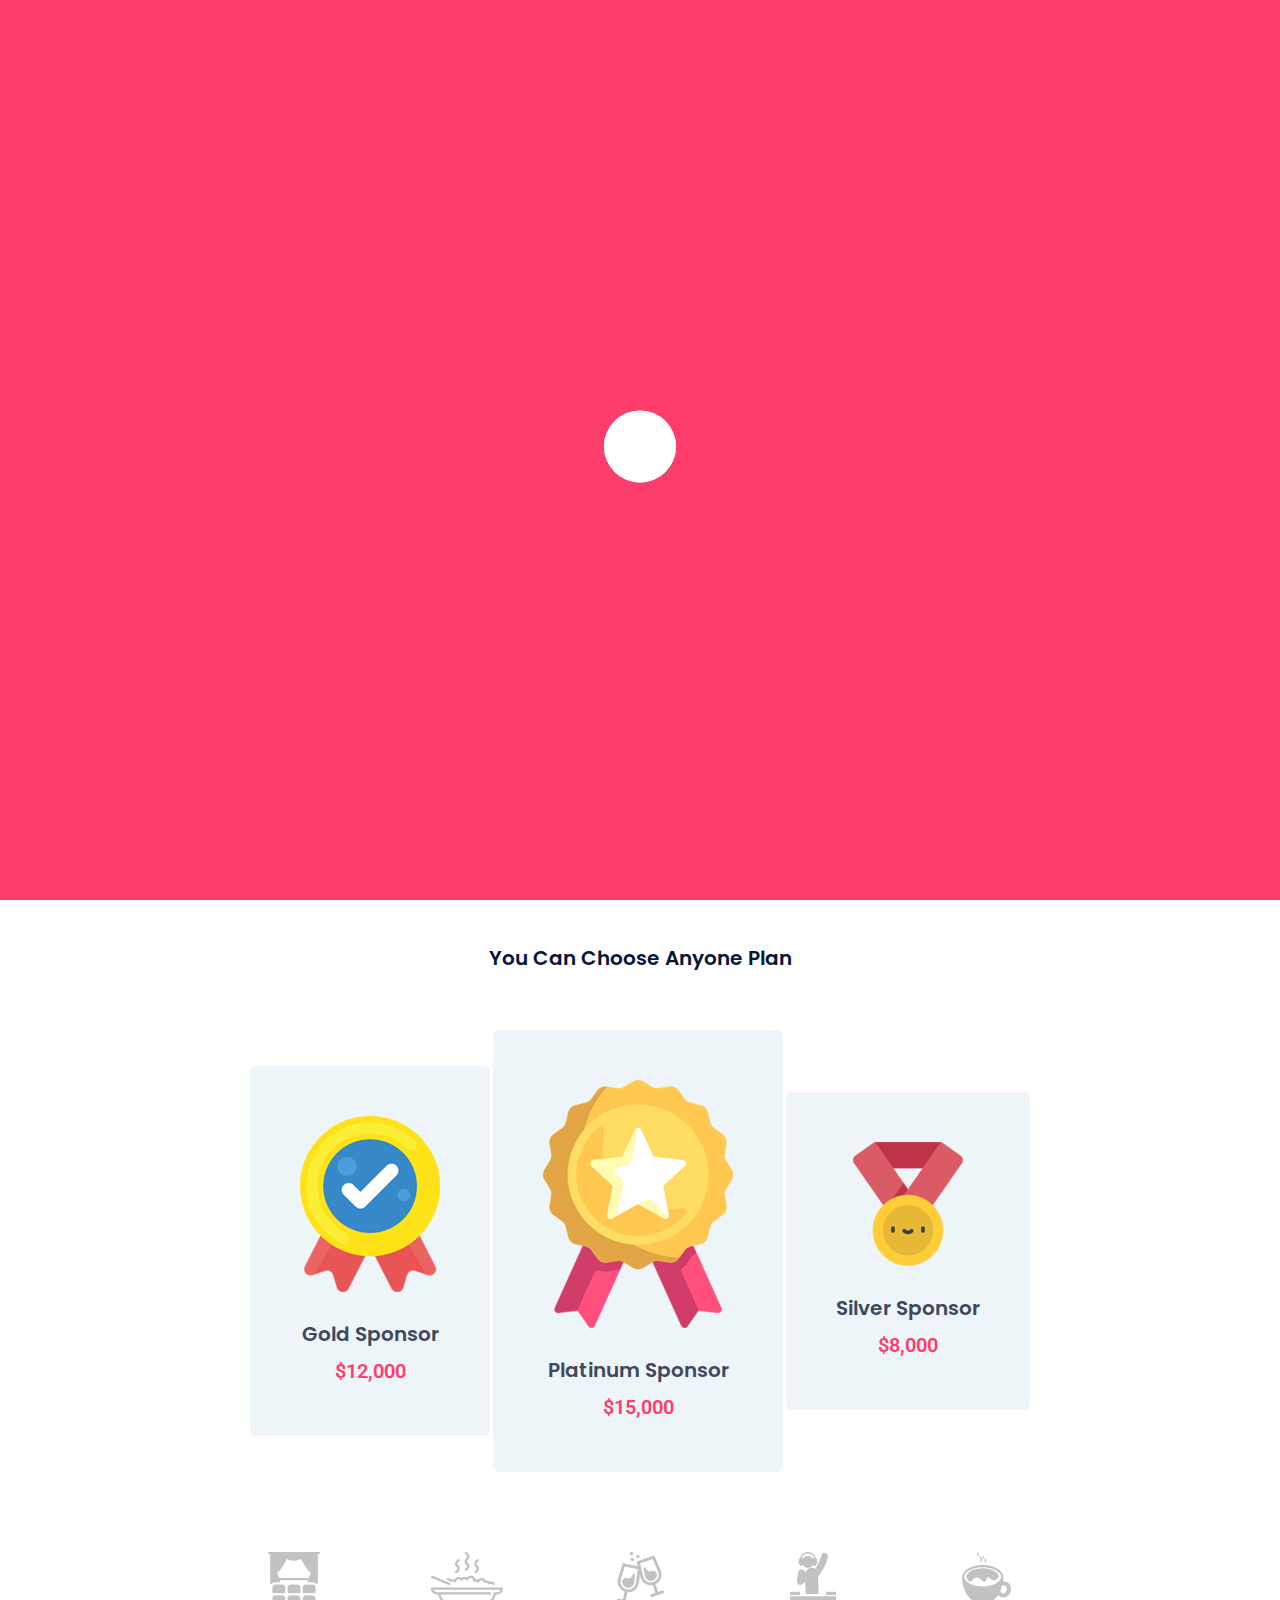
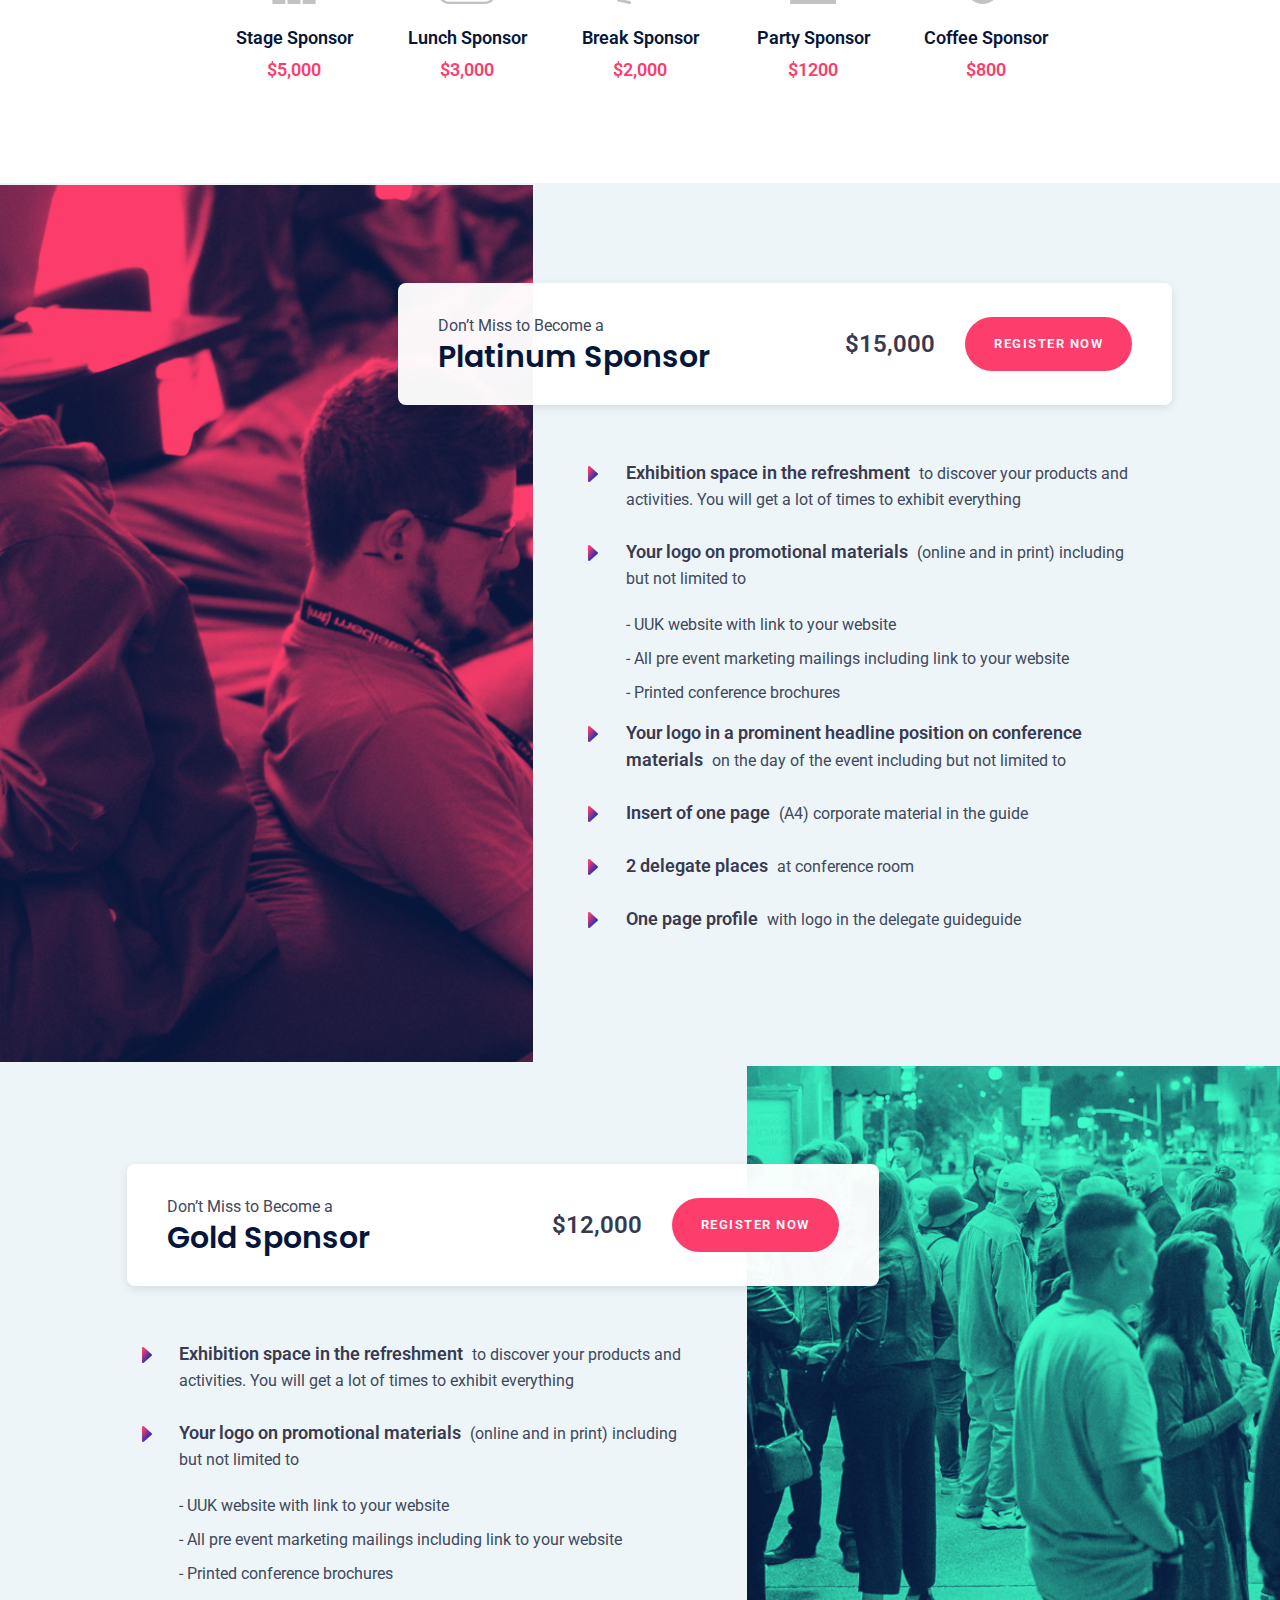
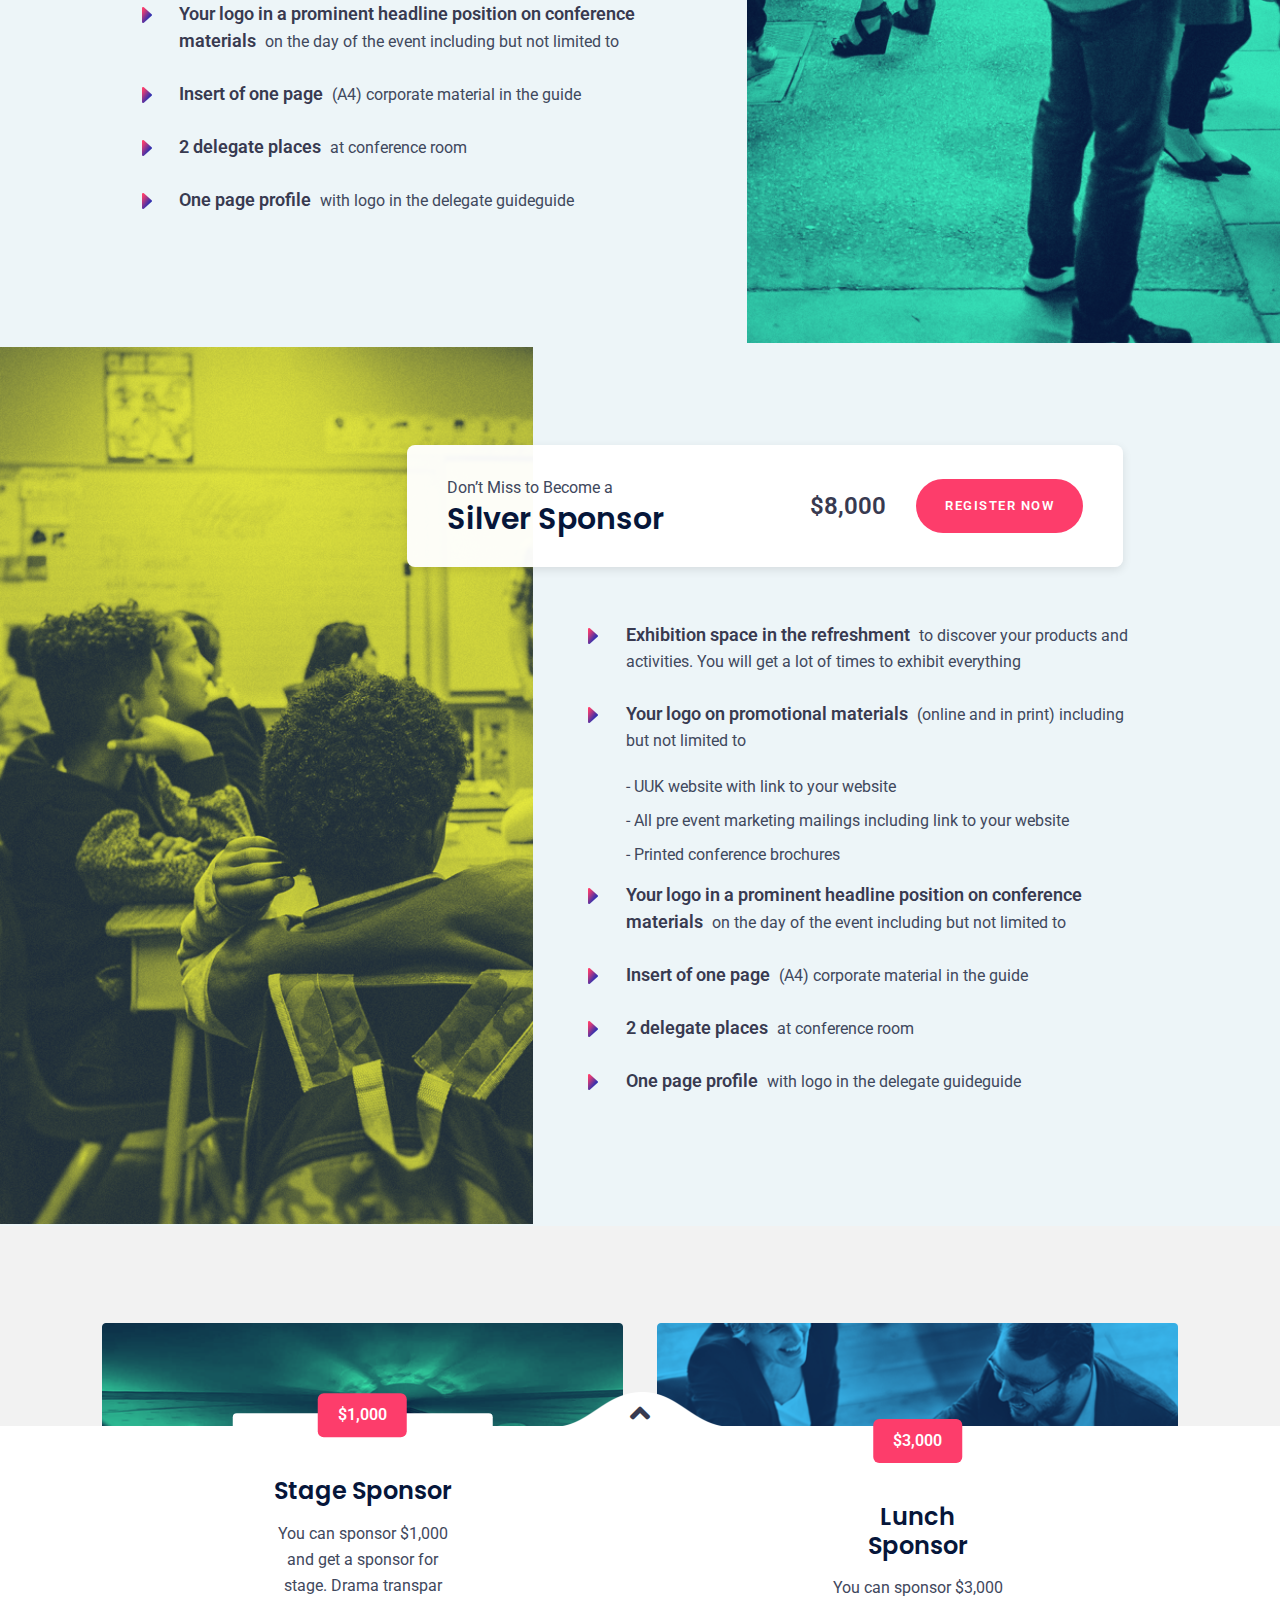
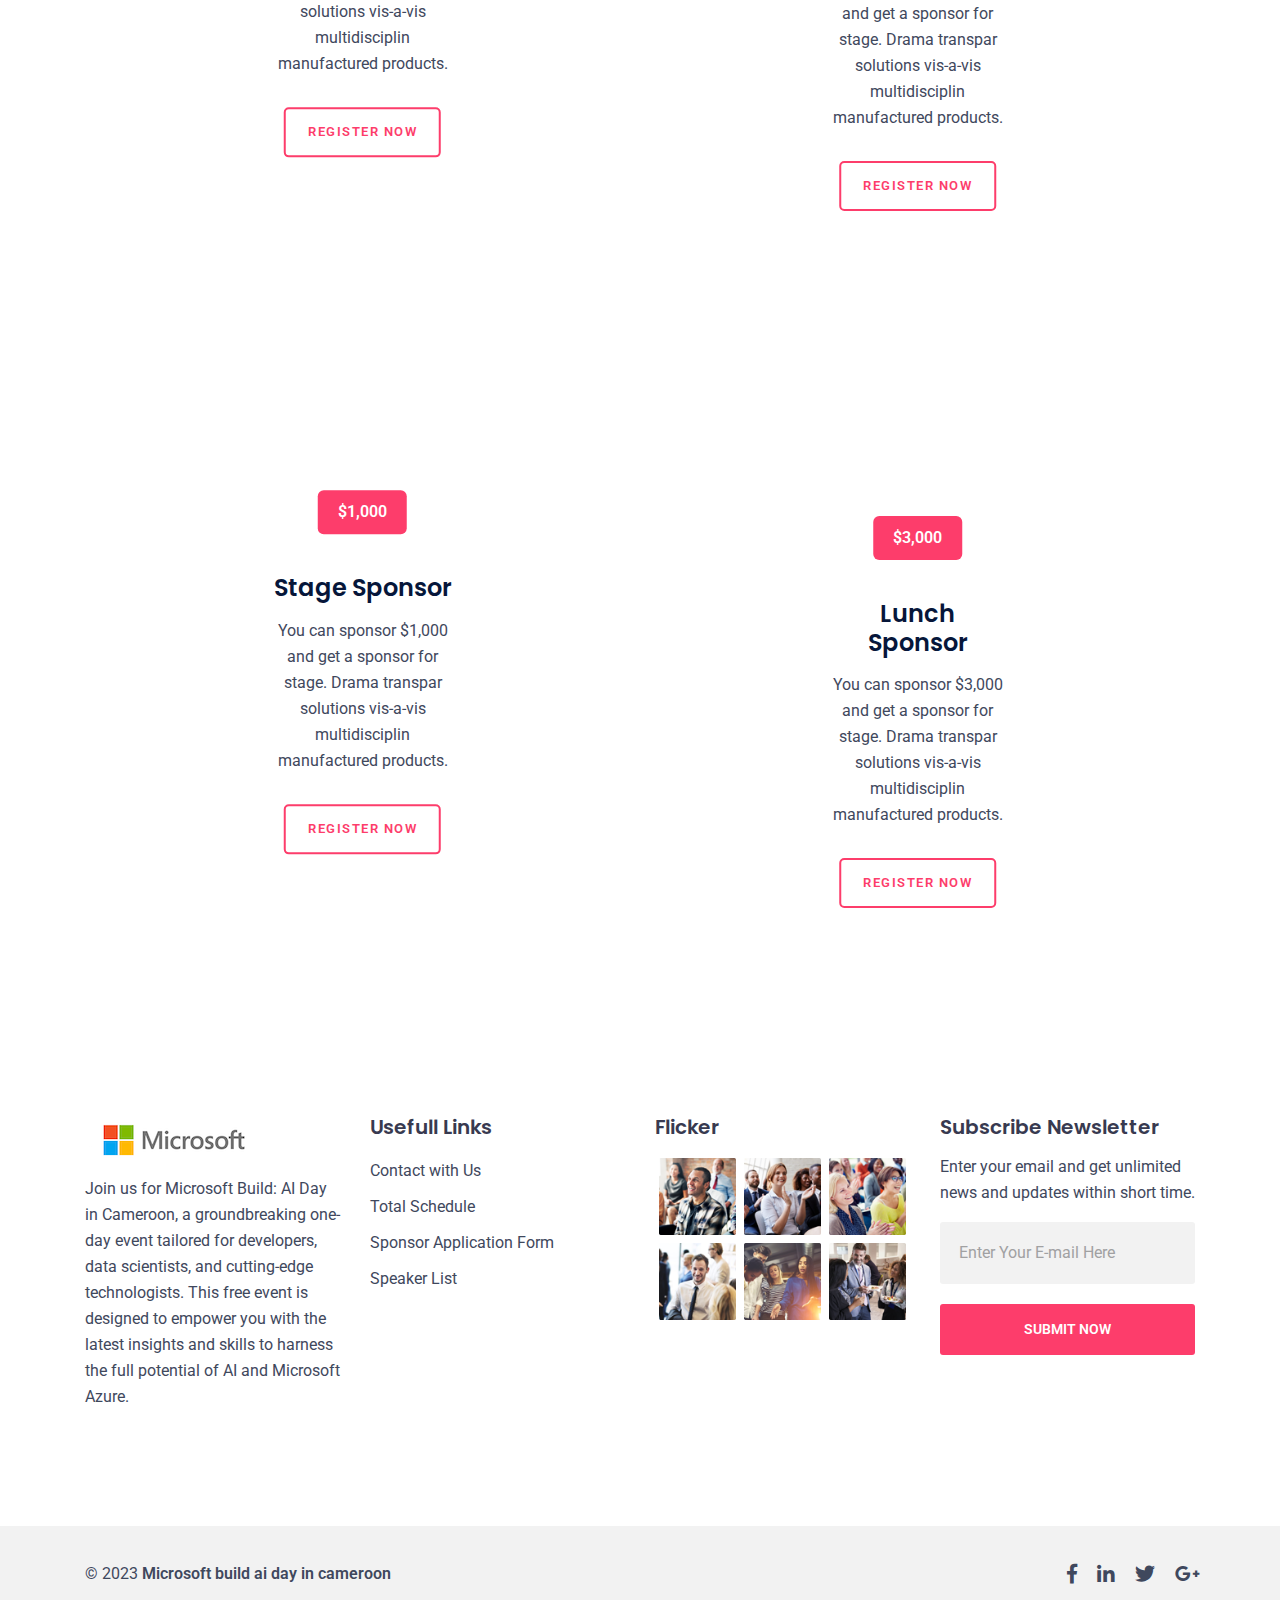
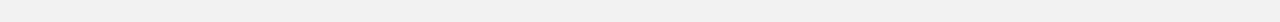
<file: sponsor-reg.html>
<!DOCTYPE html>
<html lang="en">

<!-- Mirrored from labartisan.net/demo/unlimitcon/sponsor-reg.html by HTTrack Website Copier/3.x [XR&CO'2014], Fri, 15 Dec 2023 09:50:59 GMT -->
<head>
	<title>Unlimitcon</title>
	<meta name="viewport" content="width=device-width, initial-scale=1.0">
    <meta name="description" content="Microsoft Build: AI Day in Cameroon - Unleashing the Power of AI for Developers">
    <meta name="keywords" content="Microsoft Build: AI Day in Cameroon">
    <meta name="author" content="Aurelien Mbelle bono">
	
    <link rel="shortcut icon" type="image/x-icon" href="assets/images/x-icon.png">
	<link rel="stylesheet" type="text/css" href="assets/css/animate.css">
	<link rel="stylesheet" type="text/css" href="assets/css/bootstrap.min.css">
	<link rel="stylesheet" type="text/css" href="assets/css/all.min.css">
	<link rel="stylesheet" type="text/css" href="assets/css/lightcase.css">
	<link rel="stylesheet" type="text/css" href="assets/css/swiper.min.css">
	<link rel="stylesheet" type="text/css" href="assets/css/style.css">
</head>

<body>
    <!-- preloader start here -->
    <div class="preloader">
        <div class="preloader-inner">
            <div class="preloader-icon">
                <span></span>
                <span></span>
            </div>
        </div>
    </div>
    
	<!-- preloader ending here -->
	
	<!-- mobile-nav section start here -->
	<div class="mobile-menu">
		<nav class="mobile-header primary-menu d-lg-none">
			<div class="header-logo">
				<a href="index.html" class="logo"><img src="assets/images/logo/01.png" alt="logo"></a>
			</div>
			<div class="header-bar" id="open-button">
	            <span></span>
	            <span></span>
	            <span></span>
	        </div>
		</nav>
		<div class="menu-wrap">
			<div class="morph-shape" id="morph-shape" data-morph-open="M-1,0h101c0,0,0-1,0,395c0,404,0,405,0,405H-1V0z">
				<svg xmlns="http://www.w3.org/2000/svg" width="100%" height="100%" viewBox="0 0 100 800" preserveAspectRatio="none">
					<path d="M-1,0h101c0,0-97.833,153.603-97.833,396.167C2.167,627.579,100,800,100,800H-1V0z"/>
				</svg>
			</div>
			<nav class="menu">
				<div class="mobile-menu-area d-lg-none">
			        <div class="mobile-menu-area-inner" id="scrollbar">
		                <div class="header-bar m-menu-bar">
		                    <a href="index.html" class="logo"><img src="assets/images/logo/01.png" alt="logo"></a>
		                    <div class="close-button" id="close-button"></div>
		                </div>
			            <ul class="m-menu">
			                <li><a href="#0">Home</a> 
			                    <ul class="m-submenu">
			                        <li><a href="index.html">Home page one</a></li>
			                        <li><a href="index-2.html">Home page two</a></li>
			                        <li><a href="index-3.html">Home page three</a></li>
			                    </ul>
			                </li>
			                <li><a href="about.html">About</a></li>
			                <li><a href="speaker-profile.html">Speaker</a></li>
			                <li><a href="#0">Pages</a>
		                        <ul class="m-submenu">
		                            <li><a href="registation.html">registation</a></li>
		                            <li><a href="event-sidebar.html">event sidebar</a></li>
		                            <li><a href="event-single.html">event single</a></li>
		                            <li><a href="event-timeline.html">Event timeline</a></li>
		                            <li><a href="masonary.html">Event masonary</a></li>
                                    <li><a href="contact-page.html">contact us</a></li>
		                            <li><a href="404.html">404</a></li>
		                        </ul>
		                    </li>
			                <li><a href="sponsor-reg.html">Sponsors</a></li>
			                <li><a href="#0">Venue</a>
		                        <ul class="m-submenu">
		                            <li><a href="event-venue.html">Event venues</a></li>
		                            <li><a href="eventvenus-details.html">Event vanus details</a></li>
		                        </ul>
		                    </li>
			                <li><a href="#0">blog</a>
			                	<ul class="m-submenu">
			                        <li><a href="blog-page.html">Blog Page</a></li>
			                        <li><a href="blog-single.html">Blog Single Page</a></li>
			                    </ul>
			                </li>
			            </ul>
		                <ul class="social-link-list d-flex flex-wrap">
		                    <li><a href="#" class="facebook"><i class=" fab fa-facebook-f"></i></a></li>
		                    <li><a href="#" class="twitter-sm"><i class="fab fa-twitter"></i></a></li>
		                    <li><a href="#" class="linkedin"><i class="fab fa-linkedin-in"></i></a></li>
		                    <li><a href="#" class="google"><i class="fab fa-google-plus-g"></i></a></li>
		                </ul>
			        </div>
			    </div>
			</nav>
		</div>
	</div>
	<!-- mobile-nav section ending here -->

	<!-- header section start here -->
	<div class="header-section style-3 d-none d-lg-block">
        <div class="header-bottom">
            <nav class="primary-menu">
                <div class="container container-1310">
                    <div class="menu-area">
                        <div class="row no-gutters justify-content-between align-items-center">
                            <a href="index.html" class="logo">
                                <img src="assets/images/logo/01.png" alt="logo">
                                <img src="assets/images/logo/01.png" alt="logo">
                            </a>
                            <div class="right d-flex align-items-center">
                                <ul class="main-menu d-flex align-items-center">
                                    <li>
                                        <a href="#">Home</a>
                                        <ul class="submenu">
                                            <li><a href="index.html">home page one</a></li>
                                            <li><a href="index-2.html">home page two</a></li>
                                            <li><a href="index-3.html">home page three</a></li>
                                        </ul>
                                    </li>
                                    <li><a href="about.html">about</a></li>
                                    <li><a href="speaker-profile.html">speaker</a></li>
                                    <li><a href="#">pages</a>
                                        <ul class="submenu">
                                            <li><a href="registation.html">registation</a></li>
                                            <li><a href="event-sidebar.html">event sidebar</a></li>
                                            <li><a href="event-single.html">event single</a></li>
                                            <li><a href="event-timeline.html">Event timeline</a></li>
                                            <li><a href="masonary.html">Event masonary</a></li>
                                            <li><a href="contact-page.html">contact us</a></li>
                                            <li><a href="404.html">404</a></li>
                                        </ul>
                                    </li>
                                    <li class="active"><a href="sponsor-reg.html">sponsors</a></li>
                                    <li><a href="#">vanus</a>
                                        <ul class="submenu">
                                            <li><a href="event-venue.html">Event venues</a></li>
                                            <li><a href="eventvenus-details.html">Event vanus details</a></li>
                                        </ul>
                                    </li>
                                    <li><a href="#">blog</a>
                                        <ul class="submenu">
                                            <li><a href="blog-page.html">Blog Page</a></li>
                                            <li><a href="blog-single.html">Blog Single</a></li>
                                        </ul>
                                    </li>
                                </ul>
                                <a href="#" class="reg-head d-none d-xl-block">Buy Ticket</a>
                            </div>
                        </div>
                    </div>
                </div>
            </nav>
        </div>
    </div>
	<!-- header section ending here -->

	<!-- page header section -->
    <div class="page-header-section post-title style-1" style="background-image: url(assets/images/pageheader/pageheader.png)">
        <div class="overlay">
            <div class="page-header-content">
                <div class="container container-1310">
					<div class="page-header-content-inner">
						<div class="page-title">
							<span class="title-text">Sponsor  <span>Registation</span></span>
						</div>
						<ol class="breadcrumb">
							<li>You Are Here : </li>
							<li><a href="#">Home</a></li>
							<li class="active">Sponsor Registation</li>
						</ol>
					</div>
                </div>
            </div>
        </div>
    </div>
    <!-- end page header section -->

    <!-- sponsor-opportunity section start here -->
    <section class="sponsor-opportunity style-1 padding-tb">
        <div class="container container-1310">
            <div class="opportunity-top">
                <div class="section-header">
                    <p>Don’t Miss This Reliable & Helpful</p>
                    <h2>Sponsorship Opportunity</h2>
                </div>
                <div class="section-wrapper">
                    <p>Appropriately evisculate superior process improvements through worldwide vortals. Efficiently customize parallel manufactured products vis end-to-end alignments. Convenient leverage existing business outsourcing for integrated initiatives. Intrinsicly brand timely supply chains before accurate platforms. Competent plagiarize enabled technology for bleeding-edge relationships.</p>
                </div>
            </div>
            <div class="opportunity-bottom">
                <div class="opportunity-bottom-top">
                    <div class="section-header">
                        <h5>You Can Choose Anyone Plan</h5>
                    </div>
                    <div class="section-wrapper">
                        <div class="opportunity-item">
                            <div class="opportunity-thumb">
                                <img src="assets/images/opportunity/01.png" alt="opportunity">
                            </div>
                            <div class="opportunity-content">
                                <h5><a href="#gold">Gold Sponsor</a></h5>
                                <span>$12,000</span>
                            </div>
                        </div>
                        <div class="opportunity-item">
                            <div class="opportunity-thumb">
                                <img src="assets/images/opportunity/02.png" alt="opportunity">
                            </div>
                            <div class="opportunity-content">
                                <h5><a href="#platinum">Platinum Sponsor</a></h5>
                                <span>$15,000</span>
                            </div>
                        </div>
                        <div class="opportunity-item">
                            <div class="opportunity-thumb">
                              	<img src="assets/images/opportunity/03.png" alt="opportunity">
                            </div>
                            <div class="opportunity-content">
                                <h5><a href="#silver">Silver Sponsor</a></h5>
                                <span>$8,000</span>
                            </div>
                        </div>
                    </div>
                </div>
                <div class="opportunity-bottom-bottom">
                    <div class="opportunity-item">
                        <div class="opportunity-thumb">
                            <img src="assets/images/opportunity/icon/01.png" alt="opportunity">
                        </div>
                        <div class="opportunity-content">
                            <a href="#stage">Stage Sponsor</a>
                            <span>$5,000</span>
                        </div>
                    </div>
                    <div class="opportunity-item">
                        <div class="opportunity-thumb">
                            <img src="assets/images/opportunity/icon/02.png" alt="opportunity">
                        </div>
                        <div class="opportunity-content">
                            <a href="#lunch">Lunch Sponsor</a>
                            <span>$3,000</span>
                        </div>
                    </div>
                    <div class="opportunity-item">
                        <div class="opportunity-thumb">
                            <img src="assets/images/opportunity/icon/03.png" alt="opportunity">
                        </div>
                        <div class="opportunity-content">
                            <a href="#break">Break Sponsor</a>
                            <span>$2,000</span>
                        </div>
                    </div>
                    <div class="opportunity-item">
                        <div class="opportunity-thumb">
                            <img src="assets/images/opportunity/icon/04.png" alt="opportunity">
                        </div>
                        <div class="opportunity-content">
                            <a href="#party">Party Sponsor</a>
                            <span>$1200</span>
                        </div>
                    </div>
                    <div class="opportunity-item">
                        <div class="opportunity-thumb">
                            <img src="assets/images/opportunity/icon/05.png" alt="opportunity">
                        </div>
                        <div class="opportunity-content">
                            <a href="#coffee">Coffee Sponsor</a>
                            <span>$800</span>
                        </div>
                    </div>
                </div>
            </div>
        </div>
    </section>
    <!-- sponsor-opportunity section ending here -->

    <!-- sponsor-opportunity details section start here -->
    <section class="sponsor-opportunity-details style-1">
    	<div class="opportunity-item no-gutters" id="platinum">
    		<div class="col-xl-5 col-12">
    			<div class="opportunity-thumb right" style="background-image: url(assets/images/opportunity/04.png)">
    			</div>
    		</div>
    		<div class="col-xl-7 col-12">
    			<div class="opportunity-content left">
    				<div class="opportunity-header">
    					<div class="opportunity-left">
    						<p>Don’t Miss to Become a</p>
    						<h3>Platinum Sponsor</h3>
    					</div>
    					<div class="opportunity-right">
    						<span>$15,000</span>
    						<a href="#" class="btn-defult">Register Now</a>
    					</div>
    				</div>
    				<ul class="opportunity-wrapper">
    					<li class="oppor-item">
                            <div class="icon"><img src="assets/images/opportunity/icon/06.png" alt="opportunity"></div>
                            <div class="opportunity-details">
                                <p><span>Exhibition space in the refreshment</span> to discover your products and activities. You will get a lot of times to exhibit everything</p>
                            </div>
                        </li>
                        <li class="oppor-item">
                            <div class="icon"><img src="assets/images/opportunity/icon/06.png" alt="opportunity"></div>
                            <div class="opportunity-details">
                                <p><span>Your logo on promotional materials</span> (online and in print) including but not limited to</p>
                                <ul>
                                	<li> - UUK website with link to your website</li>
                                	<li> - All pre event marketing mailings including link to your website</li>
                                	<li> - Printed conference brochures</li>
                                </ul>
                            </div>
                        </li>
                        <li class="oppor-item">
                            <div class="icon"><img src="assets/images/opportunity/icon/06.png" alt="opportunity"></div>
                            <div class="opportunity-details">
                                <p><span>Your logo in a prominent headline position on conference materials</span> on the day of the event including but not limited to</p>
                            </div>
                        </li>
                        <li class="oppor-item">
                            <div class="icon"><img src="assets/images/opportunity/icon/06.png" alt="opportunity"></div>
                            <div class="opportunity-details">
                                <p><span>Insert of one page</span> (A4) corporate material in the guide</p>
                            </div>
                        </li>
                        <li class="oppor-item">
                            <div class="icon"><img src="assets/images/opportunity/icon/06.png" alt="opportunity"></div>
                            <div class="opportunity-details">
                                <p><span>2 delegate places</span> at conference room</p>
                            </div>
                        </li>
                        <li class="oppor-item">
                            <div class="icon"><img src="assets/images/opportunity/icon/06.png" alt="opportunity"></div>
                            <div class="opportunity-details">
                                <p><span>One page profile</span> with logo in the delegate guideguide</p>
                            </div>
                        </li>
    				</ul>
    			</div>
    		</div>
    	</div>

    	<div class="opportunity-item no-gutters flex-row-reverse" id="gold">
    		<div class="col-xl-5 col-12">
    			<div class="opportunity-thumb left" style="background-image: url(assets/images/opportunity/05.png)">
    			</div>
    		</div>
    		<div class="col-xl-7 col-12">
    			<div class="opportunity-content right">
    				<div class="opportunity-header">
    					<div class="opportunity-left">
    						<p>Don’t Miss to Become a</p>
    						<h3>Gold Sponsor</h3>
    					</div>
    					<div class="opportunity-right">
    						<span>$12,000</span>
    						<a href="#" class="btn-defult">Register Now</a>
    					</div>
    				</div>
    				<ul class="opportunity-wrapper">
    					<li class="oppor-item">
                            <div class="icon"><img src="assets/images/opportunity/icon/06.png" alt="opportunity"></div>
                            <div class="opportunity-details">
                                <p><span>Exhibition space in the refreshment</span> to discover your products and activities. You will get a lot of times to exhibit everything</p>
                            </div>
                        </li>
                        <li class="oppor-item">
                            <div class="icon"><img src="assets/images/opportunity/icon/06.png" alt="opportunity"></div>
                            <div class="opportunity-details">
                                <p><span>Your logo on promotional materials</span> (online and in print) including but not limited to</p>
                                <ul>
                                	<li> - UUK website with link to your website</li>
                                	<li> - All pre event marketing mailings including link to your website</li>
                                	<li> - Printed conference brochures</li>
                                </ul>
                            </div>
                        </li>
                        <li class="oppor-item">
                            <div class="icon"><img src="assets/images/opportunity/icon/06.png" alt="opportunity"></div>
                            <div class="opportunity-details">
                                <p><span>Your logo in a prominent headline position on conference materials</span> on the day of the event including but not limited to</p>
                            </div>
                        </li>
                        <li class="oppor-item">
                            <div class="icon"><img src="assets/images/opportunity/icon/06.png" alt="opportunity"></div>
                            <div class="opportunity-details">
                                <p><span>Insert of one page</span> (A4) corporate material in the guide</p>
                            </div>
                        </li>
                        <li class="oppor-item">
                            <div class="icon"><img src="assets/images/opportunity/icon/06.png" alt="opportunity"></div>
                            <div class="opportunity-details">
                                <p><span>2 delegate places</span> at conference room</p>
                            </div>
                        </li>
                        <li class="oppor-item">
                            <div class="icon"><img src="assets/images/opportunity/icon/06.png" alt="opportunity"></div>
                            <div class="opportunity-details">
                                <p><span>One page profile</span> with logo in the delegate guideguide</p>
                            </div>
                        </li>
    				</ul>
    			</div>
    		</div>
    	</div>

    	<div class="opportunity-item no-gutters" id="silver">
    		<div class="col-xl-5 col-12">
    			<div class="opportunity-thumb right" style="background-image: url(assets/images/opportunity/06.png)">
    			</div>
    		</div>
    		<div class="col-xl-7 col-12">
    			<div class="opportunity-content left">
    				<div class="opportunity-header">
    					<div class="opportunity-left">
    						<p>Don’t Miss to Become a</p>
    						<h3>Silver Sponsor</h3>
    					</div>
    					<div class="opportunity-right">
    						<span>$8,000</span>
    						<a href="#" class="btn-defult">Register Now</a>
    					</div>
    				</div>
    				<ul class="opportunity-wrapper">
    					<li class="oppor-item">
                            <div class="icon"><img src="assets/images/opportunity/icon/06.png" alt="opportunity"></div>
                            <div class="opportunity-details">
                                <p><span>Exhibition space in the refreshment</span> to discover your products and activities. You will get a lot of times to exhibit everything</p>
                            </div>
                        </li>
                        <li class="oppor-item">
                            <div class="icon"><img src="assets/images/opportunity/icon/06.png" alt="opportunity"></div>
                            <div class="opportunity-details">
                                <p><span>Your logo on promotional materials</span> (online and in print) including but not limited to</p>
                                <ul>
                                	<li> - UUK website with link to your website</li>
                                	<li> - All pre event marketing mailings including link to your website</li>
                                	<li> - Printed conference brochures</li>
                                </ul>
                            </div>
                        </li>
                        <li class="oppor-item">
                            <div class="icon"><img src="assets/images/opportunity/icon/06.png" alt="opportunity"></div>
                            <div class="opportunity-details">
                                <p><span>Your logo in a prominent headline position on conference materials</span> on the day of the event including but not limited to</p>
                            </div>
                        </li>
                        <li class="oppor-item">
                            <div class="icon"><img src="assets/images/opportunity/icon/06.png" alt="opportunity"></div>
                            <div class="opportunity-details">
                                <p><span>Insert of one page</span> (A4) corporate material in the guide</p>
                            </div>
                        </li>
                        <li class="oppor-item">
                            <div class="icon"><img src="assets/images/opportunity/icon/06.png" alt="opportunity"></div>
                            <div class="opportunity-details">
                                <p><span>2 delegate places</span> at conference room</p>
                            </div>
                        </li>
                        <li class="oppor-item">
                            <div class="icon"><img src="assets/images/opportunity/icon/06.png" alt="opportunity"></div>
                            <div class="opportunity-details">
                                <p><span>One page profile</span> with logo in the delegate guideguide</p>
                            </div>
                        </li>
    				</ul>
    			</div>
    		</div>
    	</div>
    </section>
    <!-- sponsor-opportunity details section ending here -->

    <!-- sponsor-opportunity masonary section start here -->
    <section class="sponsor-opportunity-masonary style-1 padding-tb bg-ash">
        <div class="container container-1310">
            <div class="opportunity-masonary">
                <div class="grid-one">
                    <div class="grid-item opportunity-masonary-item" data-category="transition" id="stage">
	                    <div class="opportunity-masonary-item-inner">
	                        <div class="opportunity-masonary-thumb">
	                            <img src="assets/images/opportunity/07.png" alt="opportunity">
	                            <div class="opportunity-masonary-content left">
	                                <div class="masonary-header">
	                                    <span>$1,000</span>
	                                    <h4>Stage Sponsor</h4>
	                                </div>
	                                <div class="masonary-wrapper">
	                                    <p>You can sponsor $1,000 and get a sponsor for stage. Drama transpar solutions vis-a-vis multidisciplin manufactured products.</p>
	                                    <a href="#" class="btn-defult">Register Now</a>
	                                </div>
	                            </div>
	                        </div>
	                    </div>
                    </div>
                    <div class="grid-item opportunity-masonary-item" data-category="transition" id="lunch">
	                    <div class="opportunity-masonary-item-inner">
	                        <div class="opportunity-masonary-thumb">
	                            <img src="assets/images/opportunity/08.png" alt="opportunity">
	                            <div class="opportunity-masonary-content right">
	                                <div class="masonary-header">
	                                    <span>$3,000</span>
	                                    <h4>Lunch Sponsor</h4>
	                                </div>
	                                <div class="masonary-wrapper">
	                                    <p>You can sponsor $3,000 and get a sponsor for stage. Drama transpar solutions vis-a-vis multidisciplin manufactured products.</p>
	                                    <a href="#" class="btn-defult">Register Now</a>
	                                </div>
	                            </div>
	                        </div>
	                    </div>
                    </div>
 

                <div class="grid-item opportunity-masonary-item" data-category="transition" id="stage">
                        <div class="opportunity-masonary-item-inner">
                            <div class="opportunity-masonary-thumb">
                                <img src="assets/images/opportunity/07.png" alt="opportunity">
                                <div class="opportunity-masonary-content left">
                                    <div class="masonary-header">
                                        <span>$1,000</span>
                                        <h4>Stage Sponsor</h4>
                                    </div>
                                    <div class="masonary-wrapper">
                                        <p>You can sponsor $1,000 and get a sponsor for stage. Drama transpar solutions vis-a-vis multidisciplin manufactured products.</p>
                                        <a href="#" class="btn-defult">Register Now</a>
                                    </div>
                                </div>
                            </div>
                        </div>
                    </div>
                    <div class="grid-item opportunity-masonary-item" data-category="transition" id="lunch">
                        <div class="opportunity-masonary-item-inner">
                            <div class="opportunity-masonary-thumb">
                                <img src="assets/images/opportunity/08.png" alt="opportunity">
                                <div class="opportunity-masonary-content right">
                                    <div class="masonary-header">
                                        <span>$3,000</span>
                                        <h4>Lunch Sponsor</h4>
                                    </div>
                                    <div class="masonary-wrapper">
                                        <p>You can sponsor $3,000 and get a sponsor for stage. Drama transpar solutions vis-a-vis multidisciplin manufactured products.</p>
                                        <a href="#" class="btn-defult">Register Now</a>
                                    </div>
                                </div>
                            </div>
                        </div>
                    </div>
 


                </div>
            </div>
        </div>
    </section>
    <!-- sponsor-opportunity masonary section ending here -->

    <!-- footer section start here -->
  <!-- footer section start here -->
    <section class="footer-section">
        <div class="top"><a href="#" class="scrollToTop"><i class="fas fa-angle-up"></i></a></div>
        <div class="footer-top padding-tb">
            <div class="container container-1310">
                <div class="row">
                    <div class="col-12 col-md-6 col-lg-3 wow fadeInUp" data-wow-duration="1s" data-wow-delay=".1s">
                        <div class="footer-content">
                            <a href="#" class="footer-logo"><img src="assets/images/logo/01.png" alt="logo"></a>
                            <p>Join us for Microsoft Build: AI Day in Cameroon, a groundbreaking one-day event tailored for developers, data scientists, and cutting-edge technologists. This free event is designed to empower you with the latest insights and skills to harness the full potential of AI and Microsoft Azure.

</p>
                        </div>
                    </div>
                    <div class="col-12 col-md-6 col-lg-3 wow fadeInUp" data-wow-duration="1s" data-wow-delay=".2s">
                        <div class="footer-content">
                            <div class="footer-title">
                                <h5>Usefull Links</h5>
                            </div>
                            <div class="footer-link-list">
                                <ul>
                                    <li><a href="#form">Contact with Us</a></li>
                                    <li><a href="#schedule">Total Schedule</a></li>
                                    <li><a href="#">Sponsor Application Form</a></li>
                                    <li><a href="#speaker">Speaker List</a></li>
                                </ul>
                            </div>
                        </div>
                    </div>
                    <div class="col-12 col-md-6 col-lg-3 wow fadeInUp" data-wow-duration="1s" data-wow-delay=".3s">
                        <div class="footer-content">
                            <div class="footer-title">
                                <h5>Flicker</h5>
                            </div>
                            <div class="footer-gellary">
                                <div class="f-gellary-item">
                                    <div class="f-gellary-item-inner">
                                        <div class="f-gellary-thumb">
                                            <a class="footer-img" href="assets/images/footer/01.png" data-rel="lightcase"><img src="assets/images/footer/01.png" alt="blog-single"></a>
                                        </div>
                                    </div>
                                </div>
                                <div class="f-gellary-item">
                                    <div class="f-gellary-item-inner">
                                        <div class="f-gellary-thumb">
                                            <a class="footer-img" href="assets/images/footer/02.png" data-rel="lightcase"><img src="assets/images/footer/02.png" alt="blog-single"></a>
                                        </div>
                                    </div>
                                </div>
                                <div class="f-gellary-item">
                                    <div class="f-gellary-item-inner">
                                        <div class="f-gellary-thumb">
                                            <a class="footer-img" href="assets/images/footer/03.png" data-rel="lightcase"><img src="assets/images/footer/03.png" alt="blog-single"></a>
                                        </div>
                                    </div>
                                </div>
                                <div class="f-gellary-item">
                                    <div class="f-gellary-item-inner">
                                        <div class="f-gellary-thumb">
                                            <a class="footer-img" href="assets/images/footer/04.png" data-rel="lightcase"><img src="assets/images/footer/04.png" alt="blog-single"></a>
                                        </div>
                                    </div>
                                </div>
                                <div class="f-gellary-item">
                                    <div class="f-gellary-item-inner">
                                        <div class="f-gellary-thumb">
                                            <a class="footer-img" href="assets/images/footer/05.png" data-rel="lightcase"><img src="assets/images/footer/05.png" alt="blog-single"></a>
                                        </div>
                                    </div>
                                </div>
                                <div class="f-gellary-item">
                                    <div class="f-gellary-item-inner">
                                        <div class="f-gellary-thumb">
                                            <a class="footer-img" href="assets/images/footer/06.png" data-rel="lightcase"><img src="assets/images/footer/06.png" alt="blog-single"></a>
                                        </div>
                                    </div>
                                </div>
                            </div>
                        </div>
                    </div>
                    <div class="col-12 col-md-6 col-lg-3 wow fadeInUp" data-wow-duration="1s" data-wow-delay=".4s">
                        <div class="footer-content">
                            <div class="footer-title">
                                <h5>Subscribe Newsletter</h5>
                            </div>
                            <div class="footer-newsletter">
                                <p>Enter your email and get unlimited news and updates within short time.</p>
                                <div id="mc_embed_signup">
                                    <form action="https://gmail.us5.list-manage.com/subscribe/post?u=cd67c3a5c3df2403ff4fe61e3&amp;id=f6f53669dd" method="post" id="mc-embedded-subscribe-form" method="post" id="mc-embedded-subscribe-form" name="mc-embedded-subscribe-form" class="validate" target="_blank" novalidate>
                                        <div id="mc_embed_signup_scroll">
                                            <div class="mc-field-group">
                                                <input type="email" value="" name="EMAIL" placeholder="Enter Your E-mail Here" class="required email" id="mce-EMAIL" required>
                                            </div>
                                            <div class="clear">
                                                <button type="submit" name="subscribe" id="mc-embedded-subscribe">Submit Now</button>
                                            </div>
                                            <div id="mce-responses" class="clear">
                                                <div class="response" id="mce-error-response" style="display:none"></div>
                                                <div class="response" id="mce-success-response" style="display:none"></div>
                                            </div>
                                            <div style="position: absolute; left: -5000px;" aria-hidden="true">
                                                <input type="text" name="b_161602bf96bf36d0210b776e2_8bad457ed1" tabindex="-1" value="">
                                            </div>
                                        </div>
                                    </form>
                                </div>
                            </div>
                        </div>
                    </div>
                </div>
            </div>
        </div>
        <div class="footer-bottom bg-ash">
            <div class="container container-1310">
                <div class="row justify-content-lg-between justify-content-center align-items-center">
                    <div class="copyright wow fadeInLeft" data-wow-duration="1s" data-wow-delay=".2s">
                        <p>&copy;  2023 <a href="index.html">Microsoft build  ai day in cameroon</a>   <a href="https://mvp.microsoft.com/"></a></p>
                    </div>
                    <div class="footer-social">
                        <ul class="social-media d-flex flex-wrap mb-0">
                            <li class="wow fadeInRight" data-wow-duration="1s" data-wow-delay=".5s"><a href="https://mvp.microsoft.com/"><i class="fab fa-facebook-f"></i></a></li>
                            <li class="wow fadeInRight" data-wow-duration="1s" data-wow-delay=".4s"><a href="https://mvp.microsoft.com/"><i class="fab fa-linkedin-in"></i></a></li>
                            <li class="wow fadeInRight" data-wow-duration="1s" data-wow-delay=".3s"><a href="https://mvp.microsoft.com/"><i class="fab fa-twitter"></i></a></li>
                            <li class="wow fadeInRight" data-wow-duration="1s" data-wow-delay=".2s"><a href="https://mvp.microsoft.com/"><i class="fab fa-google-plus-g"></i></a></li>
                        </ul>
                    </div>
                </div>
            </div>
        </div>
    </section>
    <!-- footer section ending here -->

    <script src="assets/js/jquery.js"></script>
    <script src="assets/js/snap.svg-min.js"></script>
    <script src="assets/js/classie.js"></script>
    <script src="assets/js/main3.js"></script>
  	<script src="assets/js/bootstrap.min.js"></script>
  	<script src="assets/js/fontawesome.min.js"></script>
  	<script src="assets/js/jquery.counterup.min.js"></script>
	<script src='assets/js/jquery.easing.js'></script> 
  	<script src="assets/js/parallax.min.js"></script>
  	<script src="assets/js/swiper.min.js"></script>
  	<script src="assets/js/lightcase.js"></script>
  	<script src="assets/js/jquery.countdown.min.js"></script>
  	<script src="assets/js/jQuery.scrollSpeed.js"></script>
  	<script src="assets/js/jquery.jticker.min.js"></script>
  	<script src="assets/js/waypoints.min.js"></script>
  	<script src="assets/js/isotope.pkgd.min.js"></script>
  	<script src="assets/js/functions.js"></script>
  	<script src="assets/js/wow.min.js"></script>
    <script src="assets/js/theia-sticky-sidebar.js"></script>
	<script src='http://s3.amazonaws.com/downloads.mailchimp.com/js/mc-validate.js'></script>
	<script src="assets/js/mail.js"></script>
</body>

<!-- Mirrored from labartisan.net/demo/unlimitcon/sponsor-reg.html by HTTrack Website Copier/3.x [XR&CO'2014], Fri, 15 Dec 2023 09:51:15 GMT -->
</html>
</file>
<file: assets/css/style.css>
@charset "UTF-8";
/*!
	Template Name: unlimitcon
	Template URI: https://themeforest.net/user/labartisan
	Author: labartisan.net
	Author URI: https://themeforest.net/user/labartisan
	Description: Unlimitcon Template is a Creative Multipurpose HTML5 Template
	Version: 1.0.0
	Text Domain: unlimitcon
	Tags: 	concert, conference, event, event in wordpress, event management, exhibition, Meetup, music, responsive, schedule, seminar, speakers, summit, tickets, workshop

*/
/*--------------------------------------------------------------
	>>> TABLE OF CONTENTS:
	----------------------------------------------------------------
	# Header CSS
		* Style-1
		* Style-2
		* Style-3
	# Page Header
	# Banner
		*Style-1
		*Style-2
        *Style-3
    #feature
	# About
		* Style-1
		* Style-2
		* Style-3
	# Service
		* Style-1
	# sponsor
		* Style-1
		* Style-2
	# event-schedule
		* Style-1
		* Style-2
		* Style-3
		* Style-4
	# speaker
		* Style-1
		* Style-2
	# event-speaker
	# speaker-profile
	# gallery-section
		* Style-1
		* Style-2
	# pricing-section
		* Style-1
		* Style-2
		* Style-3
	# faq-section
		* Style-1
		* Style-2
	# testimonial-section
		* Style-1
		* Style-2
		* Style-3
		* Style-4
	# blog-section
		* Style-1
		* Style-2
		* Style-3
		* Style-4
	# contact-section
		* Style-1
		* Style-2
	# gmap-section
		* Style-1
		* Style-2
		* Style-3
		* Style-4
	# newevent
	# achivement section
		* Style-1
		* Style-2
	# counreup section
	# management section
	# sponsor-opportunity
	# masonary section
	# event-venue
	# business-conference
	# business-timeline
	# register-section
	# 404 section
    # Fore Zero Page

    # Typography
    # Global CSS


>>> TABLE OF CONTENTS END:
@@@@@@@@@@@@@@@@@@@@@@ */
@import url("https://fonts.googleapis.com/css2?family=Roboto:ital,wght@0,100;0,300;0,400;0,500;0,700;0,900;1,100;1,300;1,400;1,500;1,700;1,900&amp;display=swap");
@import url("https://fonts.googleapis.com/css2?family=Poppins:ital,wght@0,100;0,200;0,300;0,400;0,500;0,600;0,700;0,800;0,900;1,100;1,200;1,300;1,400;1,500;1,600;1,700;1,800;1,900&amp;display=swap");
.header-logo a {
  display: inline-block;
}

.header-bottom {
  background-color: transparent;
  position: relative;
  z-index: 9;
}
.header-bottom.menu-fixed {
  position: fixed;
  width: 100%;
  top: 0;
  z-index: 9;
}

.blog-header .header-bottom {
  position: absolute;
  width: 100%;
  padding: 10px 0;
}

.primary-menu {
  z-index: 11;
  animation-name: fadeInDown;
  animation-duration: 0.1s;
  animation-fill-mode: both;
  position: fixed;
  top: 0;
  transition: all 0.3s ease;
  width: 100%;
  text-align: center;
  display: block;
  background: transparent;
}
.primary-menu .menu-area .logo {
  padding: 17px 0;
  outline: none;
}
.primary-menu .menu-area .logo img:first-child {
  display: none;
}
.primary-menu .menu-area .main-menu {
  list-style: none;
  margin: 0;
  justify-content: center;
}
.primary-menu .menu-area .main-menu li {
  padding: 0;
  position: relative;
}
.primary-menu .menu-area .main-menu li a {
  color: #383a50;
  padding: 38px 10px;
  display: inline-block;
  margin: 0 10px;
  font-weight: 400;
  position: relative;
  text-transform: capitalize;
  outline: none;
}
.primary-menu .menu-area .main-menu li.active > a {
  color: #fd3d6b;
}
.primary-menu .menu-area .main-menu li:hover > a {
  text-decoration: none;
}
.primary-menu .menu-area .main-menu li ul {
  margin: 0;
  opacity: 0;
  visibility: hidden;
  position: absolute;
  background-color: #fff;
  width: 270px;
  padding: 15px 30px;
  border-radius: 6px;
  -webkit-transition: all 0.3s ease;
  -moz-transition: all 0.3s ease;
  -ms-transition: all 0.3s ease;
  -o-transition: all 0.3s ease;
  transition: all 0.3s ease;
}
.primary-menu .menu-area .main-menu li ul li {
  position: relative;
  list-style: none;
  float: none;
  border-bottom: 1px solid #ededed;
}
.primary-menu .menu-area .main-menu li ul li:last-child {
  border-bottom: none;
}
.primary-menu .menu-area .main-menu li ul li a {
  padding: 15px 0;
  color: #3f485d;
  margin: 0;
  display: block;
  text-align: left;
  padding-left: 0px;
  font-weight: 500;
  font-family: "Roboto", sans-serif;
  text-transform: capitalize;
  -webkit-transition: all 0.3s ease;
  -moz-transition: all 0.3s ease;
  -ms-transition: all 0.3s ease;
  -o-transition: all 0.3s ease;
  transition: all 0.3s ease;
}
.primary-menu .menu-area .main-menu li ul li a:hover {
  color: #fd3d6b;
  background-color: #fff;
  padding-left: 15px;
}
.primary-menu .menu-area .main-menu li ul li ul {
  left: 115%;
  top: -5px;
}
.primary-menu .menu-area .main-menu li:hover > ul {
  z-index: 1;
  opacity: 1;
  visibility: visible;
  box-shadow: 0 0 3px 0 rgba(0, 0, 0, 0.1);
}
.primary-menu .menu-area .main-menu ul li.active a {
  color: #fd3d6b;
}
.primary-menu.sticky-nav {
  background: #fff !important;
  box-shadow: 0 0 10px -1px rgba(0, 0, 0, 0.1);
  top: -102px;
}
.primary-menu.sticky-nav.nav-down {
  top: 0;
}
.primary-menu.sticky-nav .menu-area .logo {
  padding: 17px 0;
  outline: none;
}
.primary-menu.sticky-nav .menu-area .logo img:first-child {
  display: block;
}
.primary-menu.sticky-nav .menu-area .logo img:last-child {
  display: none;
}
.primary-menu.sticky-nav .menu-area .main-menu li a {
  color: #3f485d;
}
.primary-menu.sticky-nav .menu-area .main-menu li.active > a {
  color: #fd3d6b;
}
.primary-menu.sticky-nav .menu-area .main-menu li ul li.active a:hover {
  color: #fd3d6b;
}
.primary-menu.sticky-nav .menu-area .main-menu li.reg-head > a {
  color: #fff;
}

.nav-up {
  top: -102px;
}

.style-2 .header-top {
  background: #383a50;
  overflow: hidden;
}
.style-2 .header-top .htop-area {
  justify-content: space-between;
  padding: 10px 0;
}
.style-2 .header-top .htop-area .htop-left {
  margin: 0;
  display: flex;
  flex-wrap: wrap;
}
.style-2 .header-top .htop-area .htop-left li {
  list-style: none;
  margin-right: 15px;
}
.style-2 .header-top .htop-area .htop-left li a {
  color: #fff;
  display: inline-block;
  outline: none;
}
.style-2 .header-top .htop-area .htop-left li a:hover {
  color: #fd3d6b;
}
.style-2 .header-top .htop-area .htop-right {
  margin: 0;
  display: flex;
  flex-wrap: wrap;
}
.style-2 .header-top .htop-area .htop-right li {
  list-style: none;
  margin-left: 15px;
}
.style-2 .header-top .htop-area .htop-right li a {
  color: #fff;
  display: inline-block;
  outline: none;
}
.style-2 .header-top .htop-area .htop-right li a:hover {
  color: #fd3d6b;
}
.style-2 .header-bottom .primary-menu {
  background: #fff;
  position: static;
  transition: all 0.3s ease;
}
.style-2 .header-bottom .primary-menu.nav-up {
  top: -102px;
  position: fixed;
}
.style-2 .header-bottom .primary-menu.sticky-nav.nav-down {
  top: 0;
  position: fixed;
}
.style-2 .header-bottom .primary-menu .menu-area .main-menu li.active > a {
  color: #fd3d6b;
}
.style-2 .header-bottom .primary-menu .menu-area .main-menu li.active > ul li.active:hover a {
  color: #383a50;
}
.style-2 .header-bottom .primary-menu .menu-area .main-menu li a {
  color: #383a50;
}
.style-2 .header-bottom .primary-menu .menu-area .main-menu li.head-contact {
  border-left: 1px solid #ededed;
  margin-left: 15px;
}
.style-2 .header-bottom .primary-menu .menu-area .main-menu li.head-contact i {
  color: #fd3d6b;
  transform: rotate(120deg);
}

.style-3 .header-bottom .primary-menu {
  background: #fff;
  position: fixed;
  top: 0;
}
.style-3 .header-bottom .primary-menu.nav-up {
  top: -102px;
  position: fixed;
}
.style-3 .header-bottom .primary-menu.sticky-nav.nav-down {
  top: 0;
  position: fixed;
}
.style-3 .header-bottom .primary-menu .menu-area .main-menu li.active > a {
  color: #fd3d6b;
}
.style-3 .header-bottom .primary-menu .menu-area .main-menu li.active > ul li.active:hover a {
  color: #383a50;
}
.style-3 .header-bottom .primary-menu .menu-area .main-menu li a {
  color: #383a50;
}
.style-3 .header-bottom .primary-menu .menu-area .main-menu li.reg-head a {
  color: #fff;
}

.page-header-section {
  height: 460px;
}
.page-header-section.style-1 {
  background-position: center center;
  background-size: cover;
  background-repeat: no-repeat;
  position: relative;
  padding: 0;
  margin: 0;
  border: none;
  overflow: hidden;
}
.page-header-section.style-1 .overlay {
  background: rgba(20, 20, 23, 0.8);
  height: 100%;
}
.page-header-section.style-1 .overlay .page-header-content {
  position: absolute;
  width: 100%;
  z-index: 2;
  top: 50%;
  transform: translateY(-50%);
}
.page-header-section.style-1 .overlay .page-header-content .page-header-content-inner {
  text-align: center;
}
.page-header-section.style-1 .overlay .page-header-content .page-header-content-inner .breadcrumb {
  justify-content: center;
}
.page-header-section.style-1 .overlay .page-header-content .page-header-content-inner .breadcrumb li {
  color: #f2f2f2;
  font-size: 1rem;
  margin: 0 5px;
  text-transform: capitalize;
}
.page-header-section.style-1 .overlay .page-header-content .page-header-content-inner .breadcrumb li:first-child {
  display: none;
}
@media (min-width: 576px) {
  .page-header-section.style-1 .overlay .page-header-content .page-header-content-inner .breadcrumb li:first-child {
    display: block;
  }
}
.page-header-section.style-1 .overlay .page-header-content .page-header-content-inner .breadcrumb li.active {
  font-weight: 400;
  margin-left: 10px;
}
.page-header-section.style-1 .overlay .page-header-content .page-header-content-inner .breadcrumb li a {
  color: #f2f2f2;
  font-weight: 600;
  position: relative;
  padding: 0 5px;
  outline: none;
  -webkit-transition: all 0.3s ease;
  -moz-transition: all 0.3s ease;
  -ms-transition: all 0.3s ease;
  -o-transition: all 0.3s ease;
  transition: all 0.3s ease;
}
.page-header-section.style-1 .overlay .page-header-content .page-header-content-inner .breadcrumb li a:hover {
  color: #fd3d6b;
}
.page-header-section.style-1 .overlay .page-header-content .page-header-content-inner .breadcrumb li a:hover::before {
  border-color: #fd3d6b;
}
.page-header-section.style-1 .overlay .page-header-content .page-header-content-inner .breadcrumb li a::before {
  color: #fff;
  content: "";
  position: absolute;
  width: 8px;
  height: 8px;
  border-top: 1.5px solid #fff;
  border-right: 1.5px solid #fff;
  transform: rotate(45deg) translateY(-50%);
  top: 50%;
  right: -3px;
  -webkit-transition: all 0.3s ease;
  -moz-transition: all 0.3s ease;
  -ms-transition: all 0.3s ease;
  -o-transition: all 0.3s ease;
  transition: all 0.3s ease;
}
.page-header-section.style-1 .overlay .page-header-content .page-header-content-inner .page-title .title-text {
  font-size: 24px;
  line-height: 3.125rem;
  color: #fff;
  text-transform: capitalize;
  font-weight: 600;
}
@media (min-width: 768px) {
  .page-header-section.style-1 .overlay .page-header-content .page-header-content-inner .page-title .title-text {
    font-size: 3.5rem;
    line-height: 4.125rem;
  }
}
.page-header-section.style-1 .overlay .page-header-content .page-header-content-inner .page-title .title-text span {
  color: #fd3d6b;
}
.page-header-section.style-1 .overlay .page-header-content .page-header-content-inner .page-title p {
  color: #fff;
  font-size: 18px;
  line-height: 1.625rem;
  text-transform: capitalize;
  margin-bottom: 0;
}
.page-header-section.style-2 {
  background-position: center center;
  background-size: cover;
  background-repeat: no-repeat;
  position: relative;
  padding: 0;
  margin: 0;
  border: none;
  overflow: hidden;
  height: calc(620px - 101px);
}
.page-header-section.style-2 .page-header-content {
  position: absolute;
  top: 50%;
  left: 0;
  width: 100%;
  transform: translateY(-50%);
}
.page-header-section.style-2 .page-header-content .page-header-content-inner {
  margin: 0 auto;
}
@media (min-width: 576px) {
  .page-header-section.style-2 .page-header-content .page-header-content-inner {
    justify-content: center;
    width: 100%;
  }
}
@media (min-width: 768px) {
  .page-header-section.style-2 .page-header-content .page-header-content-inner {
    justify-content: space-between;
    display: flex;
    align-items: center;
  }
}
.page-header-section.style-2 .page-header-content .page-header-content-inner .speaker {
  text-align: center;
}
@media (min-width: 576px) {
  .page-header-section.style-2 .page-header-content .page-header-content-inner .speaker {
    display: flex;
    align-items: center;
    text-align: left;
  }
}
@media (min-width: 576px) {
  .page-header-section.style-2 .page-header-content .page-header-content-inner .speaker .speaker-content {
    padding-left: 30px;
  }
}
.page-header-section.style-2 .page-header-content .page-header-content-inner .speaker .speaker-content a {
  display: inline-block;
  outline: none;
  color: #fff;
  font-weight: 600;
  font-size: 2rem;
  font-family: "Poppins", sans-serif;
  -webkit-transition: all 0.3s ease;
  -moz-transition: all 0.3s ease;
  -ms-transition: all 0.3s ease;
  -o-transition: all 0.3s ease;
  transition: all 0.3s ease;
}
.page-header-section.style-2 .page-header-content .page-header-content-inner .speaker .speaker-content a:hover {
  color: #fd3d6b;
}
.page-header-section.style-2 .page-header-content .page-header-content-inner .speaker .speaker-content p {
  color: #fff;
  margin-bottom: 0;
  font-family: "Roboto", sans-serif;
  font-size: 15px;
}
.page-header-section.style-2 .page-header-content .page-header-content-inner .page-social .social-link-list {
  justify-content: center;
}
.page-header-section.style-3 {
  height: calc(1000px - 101px);
}
@media (min-width: 992px) {
  .page-header-section.style-3 {
    height: 820px;
  }
}
.page-header-section.style-3 .page-header-content-inner {
  text-align: center;
}
@media (min-width: 768px) {
  .page-header-section.style-3 .page-header-content-inner {
    display: block !important;
  }
}
@media (min-width: 992px) {
  .page-header-section.style-3 .page-header-content-inner {
    justify-content: space-between !important;
    display: flex !important;
    align-items: center !important;
    text-align: left;
  }
}
.page-header-section.style-3 .page-header-content-inner .register-title h2 {
  color: #fff;
  font-size: 32px;
  line-height: 1;
}
@media (min-width: 992px) {
  .page-header-section.style-3 .page-header-content-inner .register-title h2 {
    font-size: 62px;
  }
}
.page-header-section.style-3 .page-header-content-inner .register-title p {
  color: #fff;
}
.page-header-section.style-3 .page-header-content-inner .register-border {
  border: 6px solid rgba(255, 255, 255, 0.5);
  border-radius: 12px;
  margin-top: 40px;
}
@media (min-width: 992px) {
  .page-header-section.style-3 .page-header-content-inner .register-border {
    margin-top: 0;
  }
}
.page-header-section.style-3 .page-header-content-inner .register-border .register-form {
  background: #383a50;
  padding: 40px;
  border-radius: 12px;
}
@media (min-width: 992px) {
  .page-header-section.style-3 .page-header-content-inner .register-border .register-form {
    margin-top: 0px;
  }
}
.page-header-section.style-3 .page-header-content-inner .register-border .register-form .form-title {
  text-align: center;
  margin-bottom: 30px;
}
.page-header-section.style-3 .page-header-content-inner .register-border .register-form .form-title h5 {
  color: #fff;
  margin-top: 0;
  margin-bottom: 15px;
}
.page-header-section.style-3 .page-header-content-inner .register-border .register-form .form-title p {
  color: #fff;
  margin-bottom: 0;
}
.page-header-section.style-3 .page-header-content-inner .register-border .register-form input {
  margin-bottom: 10px;
  border: 1px solid #ededed;
}
.page-header-section.style-3 .page-header-content-inner .register-border .register-form select#place {
  width: 100%;
  padding: 0.75rem 0.4375rem;
  border: 1px solid #ededed;
  outline: none;
  margin-bottom: 20px;
}
.page-header-section.style-3 .page-header-content-inner .register-border .register-form [type=submit] {
  width: 100%;
  background: #fd3d6b;
  -webkit-transition: all 0.3s ease;
  -moz-transition: all 0.3s ease;
  -ms-transition: all 0.3s ease;
  -o-transition: all 0.3s ease;
  transition: all 0.3s ease;
}
.page-header-section.style-3 .page-header-content-inner .register-border .register-form [type=submit]:hover {
  background: #fff;
  color: #fd3d6b;
}
.page-header-section.style-4 .page-title {
  text-align: center;
}
.page-header-section.style-4 .page-title .catagory {
  font-weight: 600;
  font-size: 0.8125rem;
  color: #fff;
  background: #fd3d6b;
  padding: 9px 34px;
  outline: none;
  display: inline-block;
  border-radius: 4px;
  -webkit-transition: all 0.3s ease;
  -moz-transition: all 0.3s ease;
  -ms-transition: all 0.3s ease;
  -o-transition: all 0.3s ease;
  transition: all 0.3s ease;
}
.page-header-section.style-4 .page-title .catagory:hover {
  background: #fff;
  color: #fd3d6b;
}
.page-header-section.style-4 .page-title h2 {
  color: #fff;
}
@media (min-width: 1200px) {
  .page-header-section.style-4 .page-title h2 {
    font-size: 86px;
    line-height: 78px;
  }
}
.page-header-section.style-4 .page-title p {
  color: #fff;
  font-weight: 600;
  font-size: 1.25rem;
  margin-bottom: 0;
}

.banner {
  height: 100vh;
}

.banner-left {
  background-repeat: no-repeat;
  background-size: cover;
  width: 100%;
  position: relative;
  display: flex;
  align-items: center;
  justify-content: center;
  text-align: center;
}
@media (min-width: 992px) {
  .banner-left {
    text-align: left;
  }
}
@media (min-width: 1200px) {
  .banner-left .banner-lc {
    max-width: 490px;
  }
}

.banner-right {
  background-repeat: no-repeat;
  background-size: cover;
  width: 100%;
  position: relative;
  display: flex;
  align-items: center;
  justify-content: center;
}

.banner h2 {
  font-size: 30px;
}
@media (min-width: 768px) {
  .banner h2 {
    font-size: 3.95rem;
  }
}
@media (min-width: 1400px) {
  .banner h2 {
    font-size: 60px;
  }
}

.banner-lc {
  text-align: center;
}
@media (min-width: 1200px) {
  .banner-lc {
    text-align: left;
  }
}
.banner-lc .banner-left-content .btn-defult {
  margin-top: 40px;
  animation: animate 2s linear infinite;
}
.banner-lc p {
  color: #7f7f7f;
  font-size: 1.125rem;
  font-weight: 600;
  margin-bottom: 0;
}
@media (min-width: 992px) {
  .banner-lc p {
    color: #06163a;
  }
}

.banner-lc-bottom {
  position: absolute;
  margin: 0;
  bottom: 5%;
  width: 100%;
}
.banner-lc-bottom span {
  list-style: none;
  font-weight: 600;
  font-size: 20px;
}
.banner-lc-bottom span span {
  font-size: 18px;
}

.banner-rc-bottom {
  display: none;
}
@media (min-width: 576px) {
  .banner-rc-bottom {
    position: absolute;
    bottom: 5%;
    display: flex;
    flex-wrap: wrap;
    align-items: center;
  }
}
.banner-rc-bottom .banner-rcb-icon {
  width: 55px;
  height: 55px;
  border-radius: 50%;
  line-height: 55px;
  text-align: center;
  background-color: #fd3d6b;
  opacity: 0.99;
  float: left;
  margin-right: 20px;
}
.banner-rc-bottom .banner-rcb-icon i {
  color: #fff;
}
.banner-rc-bottom p {
  color: #fff;
  margin-bottom: 0;
}

.bgLayer {
  text-align: center;
  width: 80px;
  height: 0px;
  position: relative;
  transform: scale(0.6);
  float: left;
}
.bgLayer canvas {
  position: absolute;
  top: 50%;
  left: 50%;
  transform: translate(-50%, -50%);
  width: 80px;
  height: 80px;
}

.topLayer {
  width: 75px;
  height: 75px;
  border: 30px solid #fff;
  border-radius: 50%;
  position: absolute;
  top: 50%;
  left: 50%;
  transform: translate(-50%, -50%);
}

.clock-list {
  width: 280px;
  overflow: hidden;
}

.clock-df {
  display: flex;
  align-items: center;
  height: 75px;
}

.text {
  align-items: center;
  display: flex;
}

.val {
  font-weight: 600;
  font-size: 36px;
  color: #fff;
  font-family: "Poppins", sans-serif;
}

.time-text {
  font-family: "Poppins", sans-serif;
  font-weight: 400;
  font-size: 18px;
  color: #fff;
  padding-left: 10px;
}

.clock-list:nth-child(1) .bgLayer .topLayer {
  background-color: #dec32b;
}

.clock-list:nth-child(2) .bgLayer .topLayer {
  background-color: #f53b57;
}

.clock-list:nth-child(3) .bgLayer .topLayer {
  background-color: #0be881;
}

.clock-list:nth-child(4) .bgLayer .topLayer {
  background-color: #0fbcf9;
}

.clock-list:nth-child(1) .text .val {
  color: #dec32b;
}

.clock-list:nth-child(2) .text .val {
  color: #f53b57;
}

.clock-list:nth-child(3) .text .val {
  color: #0be881;
}

.clock-list:nth-child(4) .text .val {
  color: #0fbcf9;
}

.banner-df {
  height: 100vh;
  background-size: cover;
  background-position: 0% 100%;
  background-repeat: no-repeat;
  position: relative;
}
@media (max-width: 600px) {
  .banner-df {
    height: 700px;
  }
}
@media (min-width: 1200px) {
  .banner-df {
    height: 940px;
  }
}
.banner-df .banner {
  display: flex;
  align-items: center;
}
.banner-df .banner .banner-lc {
  z-index: 1;
}
@media (max-width: 767px) {
  .banner-df .banner .banner-lc {
    margin-top: -375px;
  }
}
.banner-df .banner .banner-lc .btn-defult {
  margin-top: 40px;
  border-radius: 50px;
  box-shadow: 0 4px 15px 1px rgba(253, 61, 107, 0.5);
}
.banner-df .banner .banner-lc .btn-defult:hover {
  color: #fd3d6b !important;
  background: #fff !important;
}

.banner-svg img {
  position: absolute;
  bottom: 0;
  width: 100%;
  left: 0;
  fill: #fff;
}

.banner-section.style-3 {
  background-size: cover;
  background-position: center center;
  background-repeat: no-repeat;
  height: 100vh;
  position: relative;
}
.banner-section.style-3 .banner-content-area {
  position: absolute;
  top: 50%;
  left: 50%;
  width: 100%;
  transform: translateY(-50%) translateX(-50%);
}
.banner-section.style-3 .banner-content-area .banner-content {
  text-align: center;
}
.banner-section.style-3 .banner-content-area .banner-content h1 {
  color: #fff;
  margin-top: 0;
  font-size: 30px;
}
@media (min-width: 768px) {
  .banner-section.style-3 .banner-content-area .banner-content h1 {
    font-size: 60px;
  }
}
.banner-section.style-3 .banner-content-area .banner-content span {
  color: #fff;
  line-height: 1.625rem;
}
.banner-section.style-3 .banner-content-area .banner-content .banner-search {
  max-width: 730px;
  margin: 0 auto;
  position: relative;
}
.banner-section.style-3 .banner-content-area .banner-content .banner-search input {
  margin: 0;
  padding: 24px;
  border-radius: 50px;
  margin-bottom: 40px;
  margin-top: 30px;
}
.banner-section.style-3 .banner-content-area .banner-content .banner-search i {
  position: absolute;
  top: 0;
  right: 0;
  padding: 27px;
  color: #383a50;
  font-size: 1.25rem;
  cursor: pointer;
}
.banner-section.style-3 .banner-content-area .banner-content .banner-search .btn-defult {
  outline: none;
  padding: 20px 35px;
}
.banner-section.style-4 {
  background: url(../images/banner/02.png) #fff;
  background-size: cover;
  background-position: center center;
  background-repeat: no-repeat;
  height: 100vh;
  position: relative;
  overflow: hidden;
}
.banner-section.style-4 .overlay {
  display: none;
}
@media (min-width: 992px) {
  .banner-section.style-4 .overlay {
    position: absolute;
    top: 0;
    left: 0;
    width: 100%;
    height: 100%;
    background: rgba(0, 0, 0, 0.4);
  }
}
.banner-section.style-4 .video {
  display: none;
}
@media (min-width: 992px) {
  .banner-section.style-4 .video {
    width: 110%;
    vertical-align: baseline;
    display: inline-block;
  }
}
.banner-section.style-4 .banner-content-area {
  position: absolute;
  top: 50%;
  left: 50%;
  width: 100%;
  transform: translateY(-50%) translateX(-50%);
}
.banner-section.style-4 .banner-content-area .banner-content {
  text-align: center;
}
.banner-section.style-4 .banner-content-area .banner-content h5 {
  color: #fff;
  margin-top: 0;
}
.banner-section.style-4 .banner-content-area .banner-content span {
  color: #fff;
  font-size: 24px;
  font-weight: 600;
  margin-bottom: 40px;
  margin-top: 10px;
  display: block;
}
@media (min-width: 768px) {
  .banner-section.style-4 .banner-content-area .banner-content span {
    font-size: 36px;
  }
}
@media (min-width: 992px) {
  .banner-section.style-4 .banner-content-area .banner-content span {
    font-size: 3.5rem;
  }
}
.banner-section.style-4 .banner-content-area .banner-content .btn-defult {
  outline: none;
  padding: 20px 35px;
  position: relative;
}
.banner-section.style-4 .banner-content-area .banner-content .btn-defult i {
  position: absolute;
  top: 50%;
  left: 10px;
  width: 20px;
  height: 20px;
  padding: 3px;
  color: #fd3d6b;
  background: #fff;
  font-size: 0.875rem;
  cursor: pointer;
  line-height: 13px;
  border-radius: 50%;
  transform: translateY(-50%);
}

.banner-bottom-sponsors {
  overflow: hidden;
  transform: translateY(-130px);
}
@media (max-width: 767px) {
  .banner-bottom-sponsors {
    display: none;
  }
}
.banner-bottom-sponsors img {
  text-align: center;
  -webkit-filter: grayscale(100%);
  filter: grayscale(100%);
  margin: 5px;
}
.banner-bottom-sponsors img:hover {
  -webkit-filter: grayscale(0%);
  filter: grayscale(0%);
}

.conferench-section {
  position: relative;
  overflow: hidden;
  padding: 0;
  padding-top: 40px;
  z-index: 1;
}
@media (min-width: 1200px) {
  .conferench-section .conferench-area {
    position: absolute;
    width: 100%;
    z-index: 1;
  }
}
.conferench-section .conferench-area .conferench-counter {
  background: url(../images/banner/bgc.png);
  box-shadow: 0px 12px 45px 0px rgba(6, 22, 58, 0.24);
  display: flex;
  flex-wrap: wrap;
  justify-content: center;
  align-items: center;
  border-radius: 12px;
  padding: 60px 0;
}
@media (min-width: 768px) {
  .conferench-section .conferench-area .conferench-counter {
    box-shadow: 0px 24px 60px 0px rgba(6, 22, 58, 0.24);
  }
}
.conferench-section .conferench-area .conferench-counter .conferench-bcl {
  width: 100%;
  padding: 0px 40px;
  text-align: center;
  position: relative;
  padding-top: 15px;
}
@media (min-width: 992px) {
  .conferench-section .conferench-area .conferench-counter .conferench-bcl {
    text-align: left;
    width: 40%;
    padding: 0px 60px;
    padding-top: 0;
  }
}
.conferench-section .conferench-area .conferench-counter .conferench-bcl::before {
  position: absolute;
  content: "";
  top: 0;
  left: 0;
  width: 1px;
  height: 100%;
  background: #ededed;
}
.conferench-section .conferench-area .conferench-counter .conferench-bcl h3 {
  text-transform: capitalize;
  margin-top: 0;
}
.conferench-section .conferench-area .conferench-counter .conferench-bcl p {
  max-width: 400px;
  color: #3f485d;
  margin: auto;
  line-height: 1.625rem;
}
@media (min-width: 992px) {
  .conferench-section .conferench-area .conferench-counter .conferench-bcl p {
    margin: 0;
  }
}
.conferench-section .conferench-area .conferench-counter .conferench-bcl .btn-defult {
  margin-top: 30px;
  padding: 15px 29px;
  background: transparent;
  color: #fd3d6b;
  border: 2px solid #fd3d6b;
}
.conferench-section .conferench-area .conferench-counter .conferench-bcl .btn-defult:hover {
  background: #fd3d6b;
  color: #fff;
}
.conferench-section .conferench-area .conferench-counter .conferench-bcr {
  width: 100%;
  padding-bottom: 15px;
  text-align: center;
}
@media (min-width: 992px) {
  .conferench-section .conferench-area .conferench-counter .conferench-bcr {
    width: 60%;
    padding-bottom: 0;
  }
}
.conferench-section .conferench-area .conferench-counter .conferench-bcr .countdown {
  justify-content: space-evenly;
  margin: 0;
}
.conferench-section .conferench-area .conferench-counter .conferench-bcr .countdown li {
  list-style: none;
  font-weight: 600;
  font-size: 3.75rem;
  margin: 0 32px;
  padding-top: 0;
  position: relative;
}
@media (min-width: 576px) {
  .conferench-section .conferench-area .conferench-counter .conferench-bcr .countdown li::after {
    position: absolute;
    content: ":";
    top: 0;
    right: -40px;
    transform: translateY(3px);
    font-size: 3rem;
    color: #ededed;
  }
}
.conferench-section .conferench-area .conferench-counter .conferench-bcr .countdown li p {
  margin-bottom: 0;
  text-align: center;
  text-transform: uppercase;
  font-size: 1rem;
  font-weight: 400;
}
.conferench-section .conferench-area .conferench-counter .conferench-bcr .countdown :nth-child(1) .count-number {
  color: #d02467;
}
.conferench-section .conferench-area .conferench-counter .conferench-bcr .countdown :nth-child(2) .count-number {
  color: #f52d3a;
}
.conferench-section .conferench-area .conferench-counter .conferench-bcr .countdown :nth-child(3) .count-number {
  color: #fe672e;
}
.conferench-section .conferench-area .conferench-counter .conferench-bcr .countdown :nth-child(4) .count-number {
  color: #febe26;
}
.conferench-section .conferench-area .conferench-counter .conferench-bcr .countdown :nth-child(4)::after {
  display: none;
}
.conferench-section .ticker {
  font-weight: 600;
  font-size: 100px;
  color: #ededed;
  position: relative;
}
@media (min-width: 1200px) {
  .conferench-section .ticker {
    font-size: 242px;
    margin-top: 180px;
  }
}
.conferench-section .ticker:after {
  position: absolute;
  content: "";
  background-image: url(../images/pattan.png);
  top: 50%;
  left: 0;
  width: 100%;
  height: 75px;
  transform: translateY(-50%);
}

.event-section {
  padding-top: 0;
  position: relative;
  overflow: hidden;
}
.event-section .section-header h2 {
  margin-top: 0;
}
.event-section .section-header p {
  font-weight: 400;
  color: #3f485d;
  font-size: 1.25rem;
  margin-bottom: 0;
}
.event-section .section-wrapper {
  position: relative;
}
.event-section .section-wrapper::after {
  position: absolute;
  content: "";
  top: 30px;
  left: -180px;
  background: url(../images/event/pattan.png);
  width: 100%;
  height: 100%;
  background-repeat: no-repeat;
}
.event-section .section-wrapper .event-ls {
  position: relative;
  z-index: 1;
}
.event-section .section-wrapper .event-ls .event-item {
  padding: 30px 40px;
  box-shadow: 0px 10px 30px 0px rgba(0, 0, 0, 0.1);
  margin: 30px 0;
  border-radius: 5px;
  background: #fff;
}
.event-section .section-wrapper .event-ls .event-item .event-icon {
  padding-right: 20px;
}
.event-section .section-wrapper .event-ls .event-item .event-content h6 {
  margin: 0;
  font-size: 1.25rem;
  line-height: 29px;
}
.event-section .section-wrapper .event-ls .event-item .event-content p {
  margin-bottom: 0;
  font-size: 18px;
}
.event-section .section-wrapper .event-rs img {
  box-shadow: 0px 10px 30px 0px rgba(0, 0, 0, 0.1);
}
.event-section .section-wrapper .event-rs .mouse-bg {
  left: 0;
  right: 0;
  bottom: 0;
  top: 0px;
  position: fixed;
}
.event-section .section-wrapper .event-rs .mouse-bg :hover {
  top: 100px;
}

.banner-shape {
  position: absolute;
  z-index: 1;
  top: 10%;
  right: 0;
}
@media (max-width: 767px) {
  .banner-shape {
    top: 60%;
  }
}
@media (min-width: 768px) and (max-width: 1199px) {
  .banner-shape {
    display: none;
  }
}

#feature-pic {
  padding-bottom: 40px;
}
@media (min-width: 992px) {
  #feature-pic {
    padding-bottom: 0;
    padding-right: 30px;
  }
}

.feature-rs h3 {
  margin-top: 0;
  padding-bottom: 10px;
}
.feature-rsb {
  padding: 15px 0;
  justify-content: center;
}
.feature-rsb .btn-defult {
  margin-top: 30px;
}
.feature-rsb .btn-defult:hover {
  background: #fff;
  color: #fd3d6b;
  box-shadow: 0 4px 15px 1px rgba(253, 61, 107, 0.5);
}
.feature-rsb .rsb-list {
  margin: 20px 0;
}
.feature-rsb .rsb-list .rsb-icon {
  width: 60px;
  height: 60px;
  line-height: 60px;
  border-radius: 50%;
  background: #dec32b;
  color: #fff;
  text-align: center;
}
.feature-rsb .rsb-list .rsb-icon-content {
  display: flex;
  width: calc(100% - 60px);
  align-items: center;
}
.feature-rsb .rsb-list .counter {
  font-family: "Roboto", sans-serif;
  font-size: 30px;
  font-weight: 600;
  padding-left: 15px;
}
.feature-rsb .rsb-list .plus-icon {
  font-size: 30px;
  font-weight: 600;
}
.feature-rsb .rsb-list p {
  margin-bottom: 0;
  padding-left: 15px;
}
.feature-rsb .rsb-list p span {
  font-weight: 600;
}
.feature-rsb :nth-child(2) .rsb-icon {
  background: #fd3d6b;
}
.feature-rsb :nth-child(3) .rsb-icon {
  background: #0be881;
}

.about-section.style-1 {
  background-size: cover;
  background-position: center center;
  background-repeat: no-repeat;
}
.about-section.style-1 .format-video {
  position: relative;
  margin-bottom: 40px;
}
@media (min-width: 992px) {
  .about-section.style-1 .format-video {
    margin-bottom: 0;
  }
}
.about-section.style-1 .format-video img {
  width: 100%;
  display: block;
}
.about-section.style-1 .format-video .icon {
  width: 86px;
  height: 86px;
  line-height: 86px;
  font-size: 20px;
  background: rgba(255, 255, 255, 0.6);
  text-align: center;
  color: #fd3d6b;
  border-radius: 50%;
  position: absolute;
  top: 50%;
  left: 50%;
  transform: translate(-50%, -50%);
  animation: animate 3s linear infinite;
  outline: none;
  -webkit-transition: all 0.3s ease;
  -moz-transition: all 0.3s ease;
  -ms-transition: all 0.3s ease;
  -o-transition: all 0.3s ease;
  transition: all 0.3s ease;
}
.about-section.style-1 .format-video .icon:hover {
  background: #fd3d6b;
  color: #fff;
}
@media (min-width: 992px) {
  .about-section.style-1 .about-content {
    padding-left: 30px;
  }
}
.about-section.style-1 .about-content span {
  font-size: 18px;
  font-weight: 500;
  color: #383a50;
}
.about-section.style-1 .about-content h2 {
  margin-bottom: 20px;
}
.about-section.style-1 .about-content .btn-defult {
  background: #383a50;
  margin-top: 30px;
  padding: 20px 37px;
  animation: animate 3s linear infinite !important;
}
.about-section.style-1 .about-content .btn-defult:hover {
  color: #fff;
  background: #fd3d6b;
}
.about-section.style-1 .about-counter {
  background: #fff;
  border-radius: 6px;
  transform: translateY(100px);
  padding: 40px;
  box-shadow: 0px 0px 30px 0px rgba(0, 0, 0, 0.1);
  z-index: 1;
  position: relative;
}
.about-section.style-1 .about-counter .rsb-list {
  text-align: center;
}
@media (min-width: 768px) {
  .about-section.style-1 .about-counter .rsb-list {
    width: calc(100% / 3);
  }
}
.about-section.style-1 .about-counter .rsb-list .rsb-icon {
  margin: 0 auto;
  margin-bottom: 25px;
}
.about-section.style-1 .about-counter .rsb-list .counter {
  padding-left: 0;
}
.about-section.style-2 .section-header {
  text-align: left;
}
.about-section.style-2 .section-header p {
  margin-bottom: 15px;
  font-weight: 400;
  font-family: "Roboto", sans-serif;
  font-size: 18px;
  display: inline-block;
}
.about-section.style-2 .section-header h2 {
  padding: 0;
  margin-bottom: 0;
}
.about-section.style-2 .section-header h2:after, .about-section.style-2 .section-header h2:before {
  display: none;
}
.about-section.style-2 .section-wrapper .about-item-left .about-counter .rsb-list {
  text-align: center;
}
@media (min-width: 768px) {
  .about-section.style-2 .section-wrapper .about-item-left .about-counter .rsb-list {
    border-right: 1px solid #ededed;
    flex-basis: 200px;
  }
  .about-section.style-2 .section-wrapper .about-item-left .about-counter .rsb-list:last-child {
    border-right: none;
  }
}
.about-section.style-2 .section-wrapper .about-item-left .about-counter .rsb-list .rsb-icon {
  margin: auto;
  margin-bottom: 20px;
}
.about-section.style-2 .section-wrapper .about-item-left .about-counter .rsb-list .counter {
  padding-left: 0;
}
.about-section.style-2 .section-wrapper .about-item-left .about-counter .rsb-list p {
  padding-left: 0;
}
.about-section.style-2 .section-wrapper .about-item-right .about-item-slider {
  overflow: hidden;
}
.about-section.style-2 .section-wrapper .about-item-right .about-item-slider .about-thumb img {
  width: 100%;
  display: block;
}
.about-section.style-2 .section-wrapper .about-item-right .about-item-slider .about-item-pagination {
  background: #fd3d6b;
  max-width: 80%;
  margin: 0 auto;
  padding: 10px 0;
  border-radius: 3px;
  transform: translateY(-20px);
  text-align: center;
}
.about-section.style-3 .format-video {
  position: relative;
}
.about-section.style-3 .format-video::before {
  position: absolute;
  content: "";
  top: 0;
  left: 0;
  width: 100%;
  height: 100%;
  -webkit-clip-path: polygon(0 0%, 100% 0, 100% 78%, 0 25%);
  clip-path: polygon(0 0%, 100% 0, 100% 78%, 0 25%);
  background: rgba(60, 43, 222, 0.83);
}
.about-section.style-3 .format-video .about-title {
  position: absolute;
  z-index: 1;
  top: 25%;
  left: 50%;
  transform: translateX(-50%) translateY(-50%);
  width: 100%;
  text-align: center;
  padding: 30px;
}
.about-section.style-3 .format-video .about-title h2 {
  color: #fff;
  font-size: 20px;
}
@media (min-width: 768px) {
  .about-section.style-3 .format-video .about-title h2 {
    font-size: 36px;
  }
}
.about-section.style-3 .format-video .icon {
  width: 60px;
  height: 60px;
  line-height: 60px;
  font-size: 25px;
  background: #fd3d6b;
  color: #fff;
}
@media (min-width: 768px) {
  .about-section.style-3 .format-video .icon {
    width: 100px;
    height: 100px;
    line-height: 100px;
    font-size: 32px;
  }
}
.about-section.style-3 .format-video .icon:hover {
  background: #fff;
  color: #fd3d6b;
}
.about-section.style-3 .about-Conference {
  padding: 30px 0;
}
@media (min-width: 768px) {
  .about-section.style-3 .about-Conference {
    padding: 60px;
  }
}
@media (min-width: 1200px) {
  .about-section.style-3 .about-Conference {
    padding-top: 0;
    padding-bottom: 0;
  }
}
.about-section.style-3 .about-Conference .section-header {
  text-align: left;
}
.about-section.style-3 .about-Conference .section-header span {
  font-size: 1.125rem;
  font-weight: 400;
  font-family: "Roboto", sans-serif;
}
.about-section.style-3 .about-Conference .section-header h2 {
  margin-top: 15px;
  margin-bottom: 0px;
  font-size: 20px;
}
@media (min-width: 768px) {
  .about-section.style-3 .about-Conference .section-header h2 {
    font-size: 36px;
  }
}
.about-section.style-3 .about-Conference .section-header h2::after, .about-section.style-3 .about-Conference .section-header h2::before {
  display: none;
}
.about-section.style-3 .about-Conference .section-wrapper .Conference-item {
  display: flex;
  align-items: baseline;
}
.about-section.style-3 .about-Conference .section-wrapper .Conference-item .icon {
  width: 20px;
}
.about-section.style-3 .about-Conference .section-wrapper .Conference-item .Conference-content {
  width: calc(100% - 20px);
}
.swiper-container-horizontal > .swiper-pagination-bullets .swiper-pagination-bullet {
  margin: 0 2px;
}

.swiper-pagination-bullet {
  width: 10px;
  height: 10px;
}

.about-item-pagination .swiper-pagination-bullet-active {
  opacity: 1;
  background: #fff;
}

.service-section.style-1 .section-header p {
  max-width: 680px;
  margin: 0 auto;
  display: inline-block;
  line-height: 1.625rem;
}
.service-section.style-1 .section-wrapper .b-radius {
  border-radius: 10px;
  overflow: hidden;
}
.service-section.style-1 .section-wrapper .b-radius .service-item .service-item-inner {
  margin: 0 15px;
}
@media (min-width: 1200px) {
  .service-section.style-1 .section-wrapper .b-radius .service-item .service-item-inner {
    margin: 0;
  }
}
.service-section.style-1 .section-wrapper .b-radius .service-item .service-item-inner .icon-thumb {
  overflow: hidden;
  margin-bottom: 30px;
}
.service-section.style-1 .section-wrapper .b-radius .service-item .service-item-inner .service-thumb {
  width: 100%;
  overflow: hidden;
  display: block;
}
@media (min-width: 768px) {
  .service-section.style-1 .section-wrapper .b-radius .service-item .service-item-inner .service-thumb {
    width: 50%;
  }
}
.service-section.style-1 .section-wrapper .b-radius .service-item .service-item-inner .service-thumb > img {
  width: 100%;
  -webkit-transition: all 0.3s ease;
  -moz-transition: all 0.3s ease;
  -ms-transition: all 0.3s ease;
  -o-transition: all 0.3s ease;
  transition: all 0.3s ease;
  display: block;
}
.service-section.style-1 .section-wrapper .b-radius .service-item .service-item-inner .service-thumb > img:hover {
  transform: scale(1.2);
  -webkit-filter: grayscale(50%);
}
.service-section.style-1 .section-wrapper .b-radius .service-item .service-item-inner .service-content {
  width: 100%;
  background: #fff;
  display: flex;
  align-items: center;
  padding: 40px 25px;
}
@media (min-width: 768px) {
  .service-section.style-1 .section-wrapper .b-radius .service-item .service-item-inner .service-content {
    width: 50%;
  }
}
.service-section.style-1 .section-wrapper .b-radius .service-item .service-item-inner .service-content:hover h5 {
  color: #fd3d6b;
}
.service-section.style-1 .section-wrapper .b-radius .service-item .service-item-inner .service-content:hover .read-more {
  color: #fd3d6b;
}
.service-section.style-1 .section-wrapper .service-btn {
  width: 100%;
  text-align: center;
  margin-top: 60px;
}
.service-section.style-1 .section-wrapper .service-btn .btn-defult {
  background: #383a50;
}
.service-section.style-1 .section-wrapper .service-btn .btn-defult:hover {
  background: #fd3d6b;
}

.sponsor-section.style-1 .section-header h2 {
  margin-top: 15px;
}
.sponsor-section.style-1 .section-wrapper .sp-item {
  padding: 20px 0;
}
.sponsor-section.style-1 .section-wrapper .sp-item img {
  cursor: all-scroll;
  transition: all 0.3s ease;
}
.sponsor-section.style-1 .section-wrapper .sp-item img:hover {
  -webkit-filter: grayscale(100%);
  filter: grayscale(100%);
}
.sponsor-section.style-1 .section-wrapper .platinum {
  -webkit-border-image: url(../images/sponsor/border.png) 30 stretch;
  -o-border-image: url(../images/sponsor/border.png) 30 stretch;
  border-image: url(../images/sponsor/border.png) 30 stretch;
  border-bottom: 5px solid transparent;
}
.sponsor-section.style-1 .section-wrapper .platinum .sp-item {
  width: calc(100% / 1);
}
@media (min-width: 576px) {
  .sponsor-section.style-1 .section-wrapper .platinum .sp-item {
    width: calc(100% / 2);
  }
}
@media (min-width: 992px) {
  .sponsor-section.style-1 .section-wrapper .platinum .sp-item {
    width: calc(100% / 4);
  }
}
.sponsor-section.style-1 .section-wrapper .gold {
  -webkit-border-image: url(../images/sponsor/border.png) 30 stretch;
  -o-border-image: url(../images/sponsor/border.png) 30 stretch;
  border-image: url(../images/sponsor/border.png) 30 stretch;
  border-bottom: 5px solid transparent;
}
.sponsor-section.style-1 .section-wrapper .gold .sp-item {
  width: calc(100% / 1);
}
@media (min-width: 576px) {
  .sponsor-section.style-1 .section-wrapper .gold .sp-item {
    width: calc(100% / 3);
  }
}
@media (min-width: 992px) {
  .sponsor-section.style-1 .section-wrapper .gold .sp-item {
    width: calc(100% / 5);
  }
}
.sponsor-section.style-1 .section-wrapper .silver .sp-item {
  width: calc(100% / 1);
}
@media (min-width: 576px) {
  .sponsor-section.style-1 .section-wrapper .silver .sp-item {
    width: calc(100% / 3);
  }
}
@media (min-width: 992px) {
  .sponsor-section.style-1 .section-wrapper .silver .sp-item {
    width: calc(100% / 6);
  }
}
.sponsor-section.style-1 .section-wrapper .bc-sponsor {
  text-align: center;
  background: #383a50;
  padding: 40px;
  border-radius: 6px;
  display: flex;
  flex-wrap: wrap;
  align-items: center;
  margin-top: 40px;
}
@media (min-width: 992px) {
  .sponsor-section.style-1 .section-wrapper .bc-sponsor {
    justify-content: space-between;
    text-align: left;
    padding: 60px;
  }
}
.sponsor-section.style-1 .section-wrapper .bc-sponsor .sc-content {
  max-width: 550px;
}
.sponsor-section.style-1 .section-wrapper .bc-sponsor .sc-content p {
  margin-bottom: 0;
  color: #fff;
  line-height: 1.625rem;
}
.sponsor-section.style-1 .section-wrapper .bc-sponsor .sc-btn {
  text-align: center;
  width: 100%;
  margin-top: 25px;
}
@media (min-width: 992px) {
  .sponsor-section.style-1 .section-wrapper .bc-sponsor .sc-btn {
    max-width: 220px;
    margin-top: 0;
  }
}
.sponsor-section.style-1 .section-wrapper .bc-sponsor .sc-btn .btn-defult:hover {
  background: #fff !important;
  color: #fd3d6b !important;
}
.sponsor-section.style-2 {
  padding: 60px 0;
}
.sponsor-section.style-2 .section-wrapper .sponsor-slider {
  overflow: hidden;
}
.sponsor-section.style-2 .section-wrapper .sponsor-slider .sponsor-thumb {
  justify-content: center;
  display: flex;
  flex-wrap: wrap;
  cursor: all-scroll;
  transition: all 0.3s ease;
}
.sponsor-section.style-2 .section-wrapper .sponsor-slider .sponsor-thumb:hover {
  -webkit-filter: grayscale(100%);
  filter: grayscale(100%);
}
.platinum, .gold, .silver {
  overflow: hidden;
  padding: 20px 0;
  text-align: center;
  align-items: baseline;
  display: flex;
  flex-wrap: wrap;
  justify-content: center;
}

.event-schedule.style-1 {
  background-repeat: no-repeat;
  padding-top: 0;
  background-position: top center;
}
.event-schedule.style-1 .section-wrapper .tab .tablinks {
  margin: 2px 0;
  width: 100%;
  background: #fff;
  color: #383a50;
  text-transform: uppercase;
  padding: 15px 0;
  position: relative;
  transition: all 0.3s ease;
}
@media (min-width: 992px) {
  .event-schedule.style-1 .section-wrapper .tab .tablinks {
    margin: 0 2px;
  }
}
@media (min-width: 992px) {
  .event-schedule.style-1 .section-wrapper .tab .tablinks::after {
    position: absolute;
    content: "";
    width: 16px;
    height: 16px;
    background: transparent;
    bottom: -7px;
    left: 50%;
    transform: translateX(-50%) rotate(45deg) scale(0);
    border-radius: 4px;
  }
}
.event-schedule.style-1 .section-wrapper .tab .tablinks.active {
  background: #383a50;
  color: #fff;
  padding: 20px 0;
  position: relative;
  border-bottom-left-radius: 5px;
  border-bottom-right-radius: 5px;
  border-top-left-radius: 0px;
  border-top-right-radius: 0px;
  opacity: 1;
}
.event-schedule.style-1 .section-wrapper .tab .tablinks.active::after {
  background: #383a50;
  transform: translateX(-50%) rotate(45deg) scale(1);
  transition: all 0.3s ease;
}
.event-schedule.style-1 .section-wrapper .tabcontent {
  display: none;
  padding: 0;
}
@media (min-width: 768px) {
  .event-schedule.style-1 .section-wrapper .tabcontent {
    padding: 0px 12px;
  }
}
.event-schedule.style-1 .section-wrapper .tabcontent.active {
  display: block;
}
.event-schedule.style-1 .section-wrapper .tabcontent .schedule-tabs {
  border-radius: 8px;
  background: #fff;
  padding: 50px 30px 5px 30px;
}
@media (min-width: 992px) {
  .event-schedule.style-1 .section-wrapper .tabcontent .schedule-tabs {
    margin: 0 -10px;
  }
}
.event-schedule.style-1 .section-wrapper .tabcontent .schedule-tabs h2 {
  text-transform: capitalize;
  text-align: center;
  margin: 0;
  padding-bottom: 40px;
}
.event-schedule.style-1 .section-wrapper .tabcontent .schedule-tabs table {
  border-radius: 3px;
}
.event-schedule.style-1 .section-wrapper .tabcontent .schedule-tabs table thead tr {
  border: none;
}
.event-schedule.style-1 .section-wrapper .tabcontent .schedule-tabs table thead tr th {
  padding: 20px 32px;
  font-size: 1.125rem;
  font-family: "Roboto", sans-serif;
  letter-spacing: 0.5px;
}
.event-schedule.style-1 .section-wrapper .tabcontent .schedule-tabs table thead tr th i {
  padding-right: 5px;
}
.event-schedule.style-1 .section-wrapper .tabcontent .schedule-tabs table tbody {
  background: #fff;
}
.event-schedule.style-1 .section-wrapper .tabcontent .schedule-tabs table tbody tr {
  border-bottom: 1px solid #ededed;
}
.event-schedule.style-1 .section-wrapper .tabcontent .schedule-tabs table tbody tr td {
  padding: 2rem;
}
.event-schedule.style-1 .section-wrapper .tabcontent .schedule-tabs table tbody tr .session {
  font-size: 1.125rem;
  font-family: "Poppins", sans-serif;
  font-weight: 600;
  text-transform: capitalize;
  width: 30%;
  color: #383a50;
}
.event-schedule.style-1 .section-wrapper .tabcontent .schedule-tabs table tbody tr .time {
  font-size: 1rem;
  font-weight: 500;
  font-family: "Roboto", sans-serif;
  width: 20%;
  color: #383a50;
  letter-spacing: 1px;
}
.event-schedule.style-1 .section-wrapper .tabcontent .schedule-tabs table tbody tr .about {
  font-family: "Roboto", sans-serif;
  font-size: 1rem;
  position: relative;
  width: 50%;
  color: #383a50;
}
.event-schedule.style-1 .section-wrapper .tabcontent .schedule-tabs table tbody tr .about span {
  font-weight: 600;
  color: #383a50;
}
.event-schedule.style-1 .section-wrapper .tabcontent .schedule-tabs table tbody tr .about .td-icon {
  text-align: center;
  margin-bottom: 0;
  width: 30px;
  height: 30px;
  line-height: 35px;
  background: #fd3d6b;
  color: #fff;
  font-size: 20px;
  border-radius: 50%;
  right: 30px;
  top: 50%;
  position: absolute;
  transform: translateY(-50%);
  cursor: pointer;
}
@media (max-width: 600px) {
  .event-schedule.style-1 .section-wrapper .tabcontent .schedule-tabs table tbody tr .about .td-icon {
    bottom: -15px;
    top: auto;
    left: 50%;
    right: auto;
    transform: translateX(-50%) translateY(0%);
  }
}
.event-schedule.style-1 .section-wrapper .tabcontent .schedule-tabs table tbody tr .about .td-icon.active {
  background: #000;
  transform: rotate(180deg) translateY(15px);
}
.event-schedule.style-2 {
  background-repeat: no-repeat;
  padding-top: 100px;
  background-size: cover;
  background-position: center center;
}
.event-schedule.style-2 .section-header h2 {
  margin-top: 15px;
}
.event-schedule.style-2 .section-header p {
  font-size: 18px;
  font-family: "Roboto", sans-serif;
}
.event-schedule.style-2 .section-wrapper .am {
  margin-bottom: 40px;
}
@media (min-width: 992px) {
  .event-schedule.style-2 .section-wrapper .am {
    margin-bottom: 0;
  }
}
.event-schedule.style-2 .section-wrapper .am .schedule-title {
  margin-bottom: 20px;
  font-size: 1.25rem;
}
.event-schedule.style-2 .section-wrapper .am .schedule-title h6 {
  color: #fd3d6b;
}
.event-schedule.style-2 .section-wrapper .am .schedule-title h6 span {
  font-weight: 400;
  color: #383a50;
}
.event-schedule.style-2 .section-wrapper .am .time {
  color: #fd3d6b;
}
.event-schedule.style-2 .section-wrapper .pm .schedule-title {
  margin-bottom: 20px;
  font-size: 1.25rem;
}
.event-schedule.style-2 .section-wrapper .pm .schedule-title h6 {
  color: #212fb4;
}
.event-schedule.style-2 .section-wrapper .pm .schedule-title h6 span {
  font-weight: 400;
  color: #383a50;
}
.event-schedule.style-2 .section-wrapper .pm .time {
  color: #212fb4;
}
.event-schedule.style-2 .section-wrapper .schedule-content {
  margin: 0;
}
.event-schedule.style-2 .section-wrapper .schedule-content .schedule-list {
  list-style: none;
  display: flex;
  color: #383a50;
  background: #fff;
  padding: 9px 15px;
  border-radius: 3px;
  margin-bottom: 2px;
  align-items: center;
  box-shadow: -5px 10px 15px -9px rgba(0, 0, 0, 0.2);
}
.event-schedule.style-2 .section-wrapper .schedule-content .schedule-list .time {
  width: 15%;
  padding: 8px 15px;
  font-size: 20px;
  font-weight: 400;
  font-family: "Poppins", sans-serif;
}
.event-schedule.style-2 .section-wrapper .schedule-content .schedule-list .esto {
  background: #fff;
  text-align: center;
  margin: 0 20px;
}
@media (min-width: 576px) {
  .event-schedule.style-2 .section-wrapper .schedule-content .schedule-list .esto {
    width: 5px;
    height: 5px;
    border-radius: 50%;
    background: #ededed;
  }
}
.event-schedule.style-2 .section-wrapper .schedule-content .schedule-list .details {
  width: calc(100% - 20%);
  padding: 10px 20px;
  font-family: "Roboto", sans-serif;
}
.event-schedule.style-3 .section-wrapper .tabcontent {
  margin-top: 50px;
}
.event-schedule.style-3 .section-wrapper .tabcontent ul {
  margin: 0;
}
.event-schedule.style-3 .section-wrapper .tabcontent ul li {
  list-style: none;
  border: 1px solid #ededed;
  border-bottom: none;
}
.event-schedule.style-3 .section-wrapper .tabcontent ul li:last-child {
  border-bottom: 1px solid #ededed;
}
@media (min-width: 1200px) {
  .event-schedule.style-3 .section-wrapper .tabcontent ul li {
    display: flex;
    flex-wrap: wrap;
    align-items: center;
    border: 1px solid #ededed;
    padding: 0;
    border-bottom: none;
  }
  .event-schedule.style-3 .section-wrapper .tabcontent ul li:first-child {
    border-top-right-radius: 3px;
    border-top-left-radius: 3px;
  }
  .event-schedule.style-3 .section-wrapper .tabcontent ul li:last-child {
    border-bottom: 1px solid #ededed;
    border-bottom-right-radius: 3px;
    border-bottom-left-radius: 3px;
  }
}
@media (min-width: 992px) {
  .event-schedule.style-3 .section-wrapper .tabcontent ul li .con-schedule {
    display: flex;
    align-items: center;
  }
}
@media (min-width: 1200px) {
  .event-schedule.style-3 .section-wrapper .tabcontent ul li .con-schedule {
    width: 80%;
    border-right: 1px solid #ededed;
  }
}
@media (min-width: 992px) {
  .event-schedule.style-3 .section-wrapper .tabcontent ul li .con-schedule .con-schedule-thumb {
    width: 40%;
  }
}
.event-schedule.style-3 .section-wrapper .tabcontent ul li .con-schedule .con-schedule-thumb img {
  width: 100%;
  display: block;
}
.event-schedule.style-3 .section-wrapper .tabcontent ul li .con-schedule .con-schedule-content {
  padding: 0 20px;
  margin: 0 15px;
  background: #fff;
  border-radius: 6px;
  transform: translateY(-50px);
}
@media (min-width: 768px) {
  .event-schedule.style-3 .section-wrapper .tabcontent ul li .con-schedule .con-schedule-content {
    text-align: center;
  }
}
@media (min-width: 992px) {
  .event-schedule.style-3 .section-wrapper .tabcontent ul li .con-schedule .con-schedule-content {
    text-align: left;
    width: 60%;
    padding: 30px 60px;
    background: #fff;
    border-radius: 6px;
    margin-left: -20px;
    transform: translateY(0px);
  }
}
.event-schedule.style-3 .section-wrapper .tabcontent ul li .con-schedule .con-schedule-content h4 {
  padding: 10px 0;
  font-size: 20px;
  line-height: 1.8125rem;
}
.event-schedule.style-3 .section-wrapper .tabcontent ul li .con-schedule .con-schedule-content ul li {
  text-align: center;
  padding: 10px 0;
  border: none;
}
@media (min-width: 992px) {
  .event-schedule.style-3 .section-wrapper .tabcontent ul li .con-schedule .con-schedule-content ul li {
    text-align: left;
    display: flex;
    padding: 2px 0;
  }
}
.event-schedule.style-3 .section-wrapper .tabcontent ul li .con-schedule .con-schedule-content ul li .con-info-title {
  font-size: 18px;
  line-height: 1.625rem;
  font-weight: 600;
  font-family: "Poppins", sans-serif;
}
@media (min-width: 992px) {
  .event-schedule.style-3 .section-wrapper .tabcontent ul li .con-schedule .con-schedule-content ul li .con-info-title {
    padding-right: 40px;
    position: relative;
    width: 100px;
  }
  .event-schedule.style-3 .section-wrapper .tabcontent ul li .con-schedule .con-schedule-content ul li .con-info-title::after {
    position: absolute;
    content: ":";
    top: 50%;
    right: 15px;
    transform: translateY(-50%);
  }
}
.event-schedule.style-3 .section-wrapper .tabcontent ul li .con-schedule .con-schedule-content ul li .con-info-text {
  font-family: "Roboto", sans-serif;
  padding-top: 5px;
}
@media (min-width: 992px) {
  .event-schedule.style-3 .section-wrapper .tabcontent ul li .con-schedule .con-schedule-content ul li .con-info-text {
    margin-top: 0;
  }
}
.event-schedule.style-3 .section-wrapper .tabcontent ul li .con-schedule .con-schedule-content .meta-con-speaker {
  display: flex;
  align-items: center;
  justify-content: center;
  margin: 20px 0;
}
@media (min-width: 992px) {
  .event-schedule.style-3 .section-wrapper .tabcontent ul li .con-schedule .con-schedule-content .meta-con-speaker {
    justify-content: start;
  }
}
.event-schedule.style-3 .section-wrapper .tabcontent ul li .con-schedule .con-schedule-content .meta-con-speaker li {
  border: none;
}
.event-schedule.style-3 .section-wrapper .tabcontent ul li .con-schedule .con-schedule-content .meta-con-speaker li:last-child {
  margin-left: 10px;
}
.event-schedule.style-3 .section-wrapper .tabcontent ul li .con-schedule .con-schedule-content .meta-con-speaker li a {
  font-size: 0.875rem;
  font-family: "Roboto", sans-serif;
  outline: none;
  color: #3f485d;
}
.event-schedule.style-3 .section-wrapper .tabcontent ul li .con-schedule .con-schedule-content .meta-con-speaker li a:hover {
  color: #fd3d6b;
}
.event-schedule.style-3 .section-wrapper .tabcontent ul li .con-ticket {
  text-align: center;
  border-top: 1px solid #ededed;
  padding-top: 20px;
}
@media (min-width: 992px) {
  .event-schedule.style-3 .section-wrapper .tabcontent ul li .con-ticket {
    margin-top: 40px;
  }
}
@media (min-width: 1200px) {
  .event-schedule.style-3 .section-wrapper .tabcontent ul li .con-ticket {
    width: 20%;
    margin-top: 0;
    border-top: none;
  }
}
.event-schedule.style-3 .section-wrapper .tabcontent ul li .con-ticket img {
  margin-bottom: -30px;
}
.event-schedule.style-3 .section-wrapper .tabcontent ul li .con-ticket .con-t-text {
  display: block;
  font-size: 1rem;
  line-height: 1.625rem;
  font-family: "Roboto", sans-serif;
}
.event-schedule.style-3 .section-wrapper .tabcontent ul li .con-ticket .con-t-price {
  display: block;
  font-weight: 600;
  font-family: "Roboto", sans-serif;
  font-size: 24px;
}
.event-schedule.style-3 .section-wrapper .tabcontent ul li .con-ticket .btn-defult {
  margin: 20px 0;
}
.event-schedule.style-3 .section-wrapper .pagination {
  margin: 0;
  margin-top: 60px;
}
.event-schedule.style-3 .section-wrapper .pagination li {
  list-style: none;
}
.event-schedule.style-3 .section-wrapper .pagination li a {
  width: 45px;
  height: 45px;
  line-height: 45px;
  text-align: center;
  border-radius: 50%;
  border: 1px solid #ededed;
  color: #383a50;
  display: inline-block;
  margin: 3px;
  font-weight: 600;
  font-size: 18px;
  transition: all 0.3s ease;
  outline: none;
}
.event-schedule.style-3 .section-wrapper .pagination li a:hover {
  background: #fd3d6b;
  color: #fff;
  border-color: #fd3d6b;
}
.event-schedule.style-3 .section-wrapper .pagination li a.active {
  background: #fd3d6b;
  color: #fff;
  border-color: #fd3d6b;
}
.event-schedule.style-4 {
  padding-top: 0;
}
.event-schedule.style-4 .section-wrapper .tab {
  border-left: 1px solid #ededed;
  border-top: 1px solid #ededed;
  border-right: 1px solid #ededed;
  display: inline-block;
}
.event-schedule.style-4 .section-wrapper .tab .tablinks {
  background: #fff;
}
.event-schedule.style-4 .section-wrapper .tab .tablinks.active {
  background: #fd3d6b;
}
.event-schedule.style-4 .section-wrapper .tab .tablinks.active .schedule-date {
  color: #fff;
}
.event-schedule.style-4 .section-wrapper .tab .tablinks .schedule-date {
  color: #383a50;
  padding: 10px 20px;
  font-size: 18px;
}
.event-schedule.style-4 .section-wrapper .tab .tablinks .schedule-date i {
  padding-right: 5px;
}
.event-schedule.style-4 .section-wrapper .tabcontent {
  display: none;
  padding: 40px;
  border: 1px solid #ededed;
}
.event-schedule.style-4 .section-wrapper .tabcontent.active {
  display: block;
}
.event-schedule.style-4 .section-wrapper .tabcontent.sponsor .speaker-item .speaker-item-inner {
  margin: 15px;
  text-align: center;
  justify-content: center;
  display: flex;
}
.event-schedule.style-4 .section-wrapper .tabcontent .speaker-item {
  width: calc(100% / 1);
}
@media (min-width: 768px) {
  .event-schedule.style-4 .section-wrapper .tabcontent .speaker-item {
    width: calc(100% / 3);
  }
}
@media (min-width: 1200px) {
  .event-schedule.style-4 .section-wrapper .tabcontent .speaker-item {
    width: calc(100% / 4);
  }
}
.event-schedule.style-4 .section-wrapper .tabcontent .speaker-item .speaker-item-inner {
  margin: 6px;
}
.event-schedule.style-4 .section-wrapper .tabcontent .speaker-item .speaker-item-inner .item-thumb {
  overflow: hidden;
  border-radius: 4px;
}
.event-schedule.style-4 .section-wrapper .tabcontent .speaker-item .speaker-item-inner .item-thumb:hover img {
  transform: scale(1);
  opacity: 0.91;
  -webkit-filter: grayscale(100%);
  filter: grayscale(100%);
}
.event-schedule.style-4 .section-wrapper .tabcontent .speaker-item .speaker-item-inner .item-thumb a {
  display: block;
  outline: none;
}
.event-schedule.style-4 .section-wrapper .tabcontent .speaker-item .speaker-item-inner .item-thumb a img {
  display: block;
  width: 100%;
}
.event-schedule.style-4 .section-wrapper .tabcontent .speaker-item .speaker-item-inner .item-content {
  padding: 20px 10px;
}
.event-schedule.style-4 .section-wrapper .tabcontent .speaker-item .speaker-item-inner .item-content .name {
  font-family: "Poppins", sans-serif;
  font-size: 18px;
  font-weight: 600;
  color: #383a50;
  outline: none;
  -webkit-transition: all 0.3s ease;
  -moz-transition: all 0.3s ease;
  -ms-transition: all 0.3s ease;
  -o-transition: all 0.3s ease;
  transition: all 0.3s ease;
}
.event-schedule.style-4 .section-wrapper .tabcontent .speaker-item .speaker-item-inner .item-content .name:hover {
  color: #fd3d6b;
}
.event-schedule.style-4 .section-wrapper .tabcontent .speaker-item .speaker-item-inner .item-content p {
  font-size: 0.875rem;
  margin-bottom: 0;
}
.event-schedule.style-4 .section-wrapper .tabcontent.pricing-section .pricing-right {
  width: 100%;
}

.event-schedule .section-wrapper .tabcontent .schedule-tabs table tbody tr.event-sd td {
  padding: 0;
}

.event-schedule .content {
  background: #fff;
  padding: 20px;
  border-radius: 8px;
  z-index: 1;
  box-shadow: 0px 10px 30px 0px rgba(55, 25, 5, 0.14);
  transform-origin: top;
  margin: 20px;
}
@media (min-width: 992px) {
  .event-schedule .content {
    padding: 40px;
  }
}
.event-schedule .content .tdc-ls {
  padding: 20px;
  text-align: center;
}
@media (min-width: 992px) {
  .event-schedule .content .tdc-ls {
    text-align: left;
  }
}
.event-schedule .content .tdc-ls h4 {
  margin: 0;
  padding-bottom: 18px;
}
.event-schedule .content .tdc-ls p {
  margin-bottom: 0;
  font-size: 15px;
  line-height: 24px;
}
.event-schedule .content .tdc-rs {
  text-align: center;
}
@media (min-width: 992px) {
  .event-schedule .content .tdc-rs {
    text-align: left;
  }
}
.event-schedule .content .tdc-rs .tdc-thumb {
  margin-bottom: 10px;
}
@media (min-width: 992px) {
  .event-schedule .content .tdc-rs .tdc-thumb {
    text-align: center;
    margin-bottom: 0;
  }
}
.event-schedule .content .tdc-rs .tdc-info .name {
  display: inline-block;
  outline: none;
  width: 100%;
  color: #383a50;
  font-family: "Roboto", sans-serif;
  font-size: 20px;
  font-weight: 600;
}
.event-schedule .content .tdc-rs .tdc-info .desc {
  font-family: "Roboto", sans-serif;
  font-size: 14px;
  color: #3f485d;
  font-weight: 400;
}

.bgimg.img1 {
  background: url(../images/background/schedule-1.html);
}

.bgimg.img2 {
  background: url(../images/background/schedule-2.html);
}

.bgimg.img3 {
  background: url(../images/background/schedule-3.html);
}

@media screen and (max-width: 992px) {
  .event-schedule.style-1 .section-wrapper .tabcontent .schedule-tabs table thead tr th {
    display: none;
  }

  .event-schedule.style-1 .section-wrapper .tabcontent .schedule-tabs table tbody tr .time {
    display: block;
    width: 100%;
    text-align: right;
  }

  .event-schedule.style-1 .section-wrapper .tabcontent .schedule-tabs table tbody tr .time::before {
    content: attr(data-title) ": ";
    font-weight: 600;
    float: left;
  }

  .event-schedule.style-1 .section-wrapper .tabcontent .schedule-tabs table tbody tr .session {
    display: block;
    width: 100%;
    text-align: right;
  }

  .event-schedule.style-1 .section-wrapper .tabcontent .schedule-tabs table tbody tr .session::before {
    content: attr(data-title) ": ";
    font-weight: 600;
    float: left;
  }

  .event-schedule.style-1 .section-wrapper .tabcontent .schedule-tabs table tbody tr .about {
    display: block;
    width: 100%;
    text-align: right;
    padding-right: 80px;
  }

  .event-schedule.style-1 .section-wrapper .tabcontent .schedule-tabs table tbody tr .about::before {
    content: attr(data-title) ": ";
    font-weight: 600;
    float: left;
  }
}
@media screen and (max-width: 576px) {
  .event-schedule.style-1 .section-wrapper .tabcontent .schedule-tabs table tbody tr .time {
    text-align: center;
    letter-spacing: 0.3px;
    line-height: 26px;
  }

  .event-schedule.style-1 .section-wrapper .tabcontent .schedule-tabs table tbody tr .time::before {
    text-align: center;
    width: 100%;
    content: attr(data-title) "";
  }

  .event-schedule.style-1 .section-wrapper .tabcontent .schedule-tabs table tbody tr .session {
    text-align: center;
    letter-spacing: 0.3px;
    line-height: 26px;
  }

  .event-schedule.style-1 .section-wrapper .tabcontent .schedule-tabs table tbody tr .session::before {
    text-align: center;
    width: 100%;
    content: attr(data-title) "";
  }

  .event-schedule.style-1 .section-wrapper .tabcontent .schedule-tabs table tbody tr .about {
    text-align: center;
    letter-spacing: 0.3px;
    line-height: 26px;
    padding-right: 60px;
  }

  .event-schedule.style-1 .section-wrapper .tabcontent .schedule-tabs table tbody tr .about::before {
    text-align: center;
    width: 100%;
    content: attr(data-title) "";
  }

  .tab-rs .speaker-list img {
    width: 90px;
    height: 90px;
  }
}
.speaker-section.style-1 {
  overflow: hidden;
}
@media (min-width: 1200px) {
  .speaker-section.style-1 {
    padding-bottom: 60px !important;
  }
}
@media (min-width: 992px) {
  .speaker-section.style-1 .section-wrapper {
    margin: 0 -10px;
  }
}
.speaker-section.style-1 .section-wrapper .speaker-item {
  margin-bottom: 20px;
  width: calc(100% / 1);
}
@media (min-width: 768px) {
  .speaker-section.style-1 .section-wrapper .speaker-item {
    width: calc(100% / 2);
  }
}
@media (min-width: 992px) {
  .speaker-section.style-1 .section-wrapper .speaker-item {
    width: calc(100% / 3);
  }
}
@media (min-width: 1200px) {
  .speaker-section.style-1 .section-wrapper .speaker-item {
    width: calc(100% / 4);
  }
}
@media (min-width: 576px) {
  .speaker-section.style-1 .section-wrapper .speaker-item .speaker-item-inner {
    margin: 0 15px;
  }
}
.speaker-section.style-1 .section-wrapper .speaker-item .speaker-item-inner .item-thumb {
  position: relative;
  overflow: hidden;
  border-radius: 12px;
}
.speaker-section.style-1 .section-wrapper .speaker-item .speaker-item-inner .item-thumb img {
  width: 100%;
  -webkit-transition: all 0.3s ease;
  -moz-transition: all 0.3s ease;
  -ms-transition: all 0.3s ease;
  -o-transition: all 0.3s ease;
  transition: all 0.3s ease;
}
.speaker-section.style-1 .section-wrapper .speaker-item .speaker-item-inner .item-thumb .social-profile .icon {
  position: absolute;
  width: 65px;
  height: 65px;
  line-height: 65px;
  display: inline-block;
  text-align: center;
  transition: all 0.8s ease;
}
.speaker-section.style-1 .section-wrapper .speaker-item .speaker-item-inner .item-thumb .social-profile .icon a {
  display: block;
}
.speaker-section.style-1 .section-wrapper .speaker-item .speaker-item-inner .item-thumb .social-profile .icon.facebook {
  top: 100%;
  right: 100%;
  background: #3b5998;
}
.speaker-section.style-1 .section-wrapper .speaker-item .speaker-item-inner .item-thumb .social-profile .icon.facebook:hover i {
  color: #fff;
}
.speaker-section.style-1 .section-wrapper .speaker-item .speaker-item-inner .item-thumb .social-profile .icon.twitter {
  top: 100%;
  left: 100%;
  background: #55acee;
}
.speaker-section.style-1 .section-wrapper .speaker-item .speaker-item-inner .item-thumb .social-profile .icon.twitter i {
  color: #fff;
}
.speaker-section.style-1 .section-wrapper .speaker-item .speaker-item-inner .item-thumb .social-profile .icon.twitter:hover i {
  color: #fff;
}
.speaker-section.style-1 .section-wrapper .speaker-item .speaker-item-inner .item-thumb .social-profile .icon.google {
  bottom: 100%;
  right: 100%;
  background: #dd4b39;
}
.speaker-section.style-1 .section-wrapper .speaker-item .speaker-item-inner .item-thumb .social-profile .icon.google:hover i {
  color: #fff;
}
.speaker-section.style-1 .section-wrapper .speaker-item .speaker-item-inner .item-thumb .social-profile .icon.linkedin {
  left: 100%;
  bottom: 100%;
  background: #007bb5;
}
.speaker-section.style-1 .section-wrapper .speaker-item .speaker-item-inner .item-thumb .social-profile .icon.linkedin:hover i {
  color: #fff;
}
.speaker-section.style-1 .section-wrapper .speaker-item .speaker-item-inner .item-content {
  padding: 20px 0;
}
.speaker-section.style-1 .section-wrapper .speaker-item .speaker-item-inner .item-content .name {
  font-family: "Poppins", sans-serif;
  font-size: 20px;
  line-height: 29px;
  font-weight: 600;
  outline: none;
  display: inline-block;
  color: #383a50;
  transition: all 0.3s ease;
}
.speaker-section.style-1 .section-wrapper .speaker-item .speaker-item-inner .item-content .name:hover {
  color: #fd3d6b;
}
.speaker-section.style-1 .section-wrapper .speaker-item .speaker-item-inner .item-content p {
  margin-bottom: 0;
  color: #3f485d;
  font-size: 15px;
  font-family: "Roboto", sans-serif;
}
.speaker-section.style-2 {
  position: relative;
}
.speaker-section.style-2 .section-wrapper .speaker-item .speaker-item-inner .item-content {
  text-align: center;
}

.speaker-item .item-thumb:hover img {
  transform: scale(1.2);
  -webkit-filter: grayscale(100%);
  filter: grayscale(100%);
  opacity: 0.2;
}

.speaker-item .item-thumb:hover .social-profile .icon.facebook {
  top: 28.5% !important;
  right: 50% !important;
  color: #fff;
}

.speaker-item .item-thumb:hover .social-profile .icon.twitter {
  top: 28.5% !important;
  left: 50% !important;
  color: #fff;
}

.speaker-item .item-thumb:hover .social-profile .icon.google {
  top: 50%;
  right: 50% !important;
  color: #fff;
}

.speaker-item .item-thumb:hover .social-profile .icon.linkedin {
  left: 50% !important;
  top: 50%;
  color: #fff;
}

.event-speaker.style-1 .speaker-sidebar {
  position: relative;
  background: #faf8f7;
  text-align: center;
  padding: 0px 20px;
  height: 100vh;
}
.event-speaker.style-1 .speaker-sidebar::before {
  position: absolute;
  content: "";
  top: 100px;
  left: 0;
  width: 100%;
  height: 100%;
  background: url(../images/speaker/side-shape.png);
  background-repeat: no-repeat;
  background-position: top center;
}
.event-speaker.style-1 .speaker-sidebar .sidebar-triker {
  position: relative;
  width: 153px;
  height: 153px;
  line-height: 153px;
  z-index: 2;
  margin: 0 auto;
  transform: translateY(165px);
}
.event-speaker.style-1 .speaker-sidebar .sidebar-thumb {
  position: relative;
  z-index: 1;
  width: 150px;
  height: 150px;
  line-height: 150px;
  margin: 0 auto;
  margin-bottom: 40px;
  background: #fff;
  -webkit-box-sizing: content-box;
  -moz-box-sizing: content-box;
  box-sizing: content-box;
  -webkit-border-radius: 50%;
  -moz-border-radius: 50%;
  border-radius: 50%;
  background-repeat: no-repeat;
  background-position: center center;
}
.event-speaker.style-1 .speaker-sidebar .sidebar-thumb .unlimitcon_hexagon {
  width: 84%;
  height: 84%;
  left: 8%;
  top: 8%;
}
.event-speaker.style-1 .speaker-sidebar .sidebar-thumb .unlimitcon_hexagon:nth-child(2) {
  -webkit-transform: rotate(180deg);
  transform: rotate(180deg);
}
.event-speaker.style-1 .speaker-sidebar .sidebar-content {
  position: relative;
}
.event-speaker.style-1 .speaker-sidebar .sidebar-content span {
  color: #828893;
  letter-spacing: 1px;
  margin-bottom: 10px;
  display: inline-block;
}
.event-speaker.style-1 .speaker-sidebar .sidebar-content h2 {
  font-size: 30px;
  line-height: 2.625rem;
}
@media (min-width: 992px) {
  .event-speaker.style-1 .speaker-event {
    padding-left: 20px;
  }
}
.event-speaker.style-1 .speaker-event .speaker-title {
  display: flex;
  align-items: center;
  flex-wrap: wrap;
  padding: 40px 0 60px 0;
  justify-content: center;
}
@media (min-width: 992px) {
  .event-speaker.style-1 .speaker-event .speaker-title {
    justify-content: start;
  }
}
.event-speaker.style-1 .speaker-event .speaker-title h2 {
  margin: 0;
  position: relative;
}
@media (min-width: 992px) {
  .event-speaker.style-1 .speaker-event .speaker-title h2::before {
    position: absolute;
    content: "";
    top: 50%;
    left: -20px;
    transform: translateY(-50%);
    width: 13px;
    height: 13px;
    border-radius: 50%;
    background: #fd3d6b;
  }
}
.event-speaker.style-1 .speaker-event .speaker-title p {
  font-weight: 600;
  margin-bottom: 0;
  padding: 0 50px;
  position: relative;
  margin-top: 20px;
  text-align: center;
}
@media (min-width: 1200px) {
  .event-speaker.style-1 .speaker-event .speaker-title p {
    margin-top: 0;
    text-align: left;
  }
}
.event-speaker.style-1 .speaker-event .speaker-title p span {
  font-weight: 400;
}
.event-speaker.style-1 .speaker-event .speaker-title p::after {
  position: absolute;
  content: "[";
  top: 0;
  left: 15px;
  color: #ffecf1;
  font-weight: 600;
  font-size: 36px;
}
.event-speaker.style-1 .speaker-event .speaker-title p::before {
  position: absolute;
  content: "]";
  top: 0;
  right: 15px;
  color: #ffecf1;
  font-weight: 600;
  font-size: 36px;
}
.event-speaker.style-1 .speaker-event .speaker-wrapper {
  display: flex;
  flex-wrap: wrap;
  margin: 0 -15px;
}
.event-speaker.style-1 .speaker-event .speaker-wrapper .speaker-item {
  width: calc(100% / 1);
}
@media (min-width: 1200px) {
  .event-speaker.style-1 .speaker-event .speaker-wrapper .speaker-item {
    width: calc(100% / 2);
  }
}
.event-speaker.style-1 .speaker-event .speaker-wrapper .speaker-item .speaker-item-inner {
  margin: 15px;
}
.event-speaker.style-1 .speaker-event .speaker-wrapper .speaker-item .speaker-item-inner .speaker-thumb {
  border-radius: 6px;
}
.event-speaker.style-1 .speaker-event .speaker-wrapper .speaker-item .speaker-item-inner .speaker-thumb img {
  width: 100%;
  display: block;
}
.event-speaker.style-1 .speaker-event .speaker-wrapper .speaker-item .speaker-content .speaker-top {
  display: flex;
  flex-wrap: wrap;
  align-items: flex-start;
  padding-top: 35px;
  padding-bottom: 15px;
}
.event-speaker.style-1 .speaker-event .speaker-wrapper .speaker-item .speaker-content .speaker-top h2 {
  margin: 0;
  font-weight: 100;
  color: #e8e8ea;
}
.event-speaker.style-1 .speaker-event .speaker-wrapper .speaker-item .speaker-content .speaker-top .speaker-info {
  padding-left: 20px;
}
.event-speaker.style-1 .speaker-event .speaker-wrapper .speaker-item .speaker-content .speaker-top .speaker-info h4 {
  margin-top: 0;
}
.event-speaker.style-1 .speaker-event .speaker-wrapper .speaker-item .speaker-content .speaker-top .speaker-info h4 a {
  outline: none;
  color: #383a50;
  -webkit-transition: all 0.3s ease;
  -moz-transition: all 0.3s ease;
  -ms-transition: all 0.3s ease;
  -o-transition: all 0.3s ease;
  transition: all 0.3s ease;
}
.event-speaker.style-1 .speaker-event .speaker-wrapper .speaker-item .speaker-content .speaker-top .speaker-info h4 a:hover {
  color: #fd3d6b;
}
.event-speaker.style-1 .speaker-event .speaker-wrapper .speaker-item .speaker-content .speaker-top .speaker-info p {
  margin-bottom: 0;
}
.event-speaker.style-1 .speaker-event .speaker-wrapper .speaker-item .speaker-content .speaker-top .speaker-info p a {
  text-decoration: underline;
  color: #7f7f7f;
  margin-left: 5px;
  -webkit-transition: all 0.3s ease;
  -moz-transition: all 0.3s ease;
  -ms-transition: all 0.3s ease;
  -o-transition: all 0.3s ease;
  transition: all 0.3s ease;
}
.event-speaker.style-1 .speaker-event .speaker-wrapper .speaker-item .speaker-content .speaker-top .speaker-info p a:hover {
  color: #fd3d6b;
  text-decoration: none;
}
.event-speaker.style-1 .speaker-event .speaker-wrapper .speaker-item .speaker-content ul {
  margin: 0;
  border: 1px solid #ededed;
  border-radius: 6px;
}
.event-speaker.style-1 .speaker-event .speaker-wrapper .speaker-item .speaker-content ul li {
  list-style: none;
  display: flex;
  border-top: 1px solid #ededed;
  padding: 0;
}
.event-speaker.style-1 .speaker-event .speaker-wrapper .speaker-item .speaker-content ul li:first-child {
  border-top: none;
}
.event-speaker.style-1 .speaker-event .speaker-wrapper .speaker-item .speaker-content ul li .speaker-icon {
  padding: 15px 0;
  border-right: 1px solid #ededed;
  width: 55px;
  text-align: center;
}
.event-speaker.style-1 .speaker-event .speaker-wrapper .speaker-item .speaker-content ul li .speaker-addres {
  padding: 15px 0;
  padding-left: 30px;
}
.event-speaker.style-1 .speaker-event .speaker-wrapper .speaker-item .speaker-content ul li .speaker-addres span {
  font-size: 0.875rem;
  font-weight: 600;
  color: #383a50;
}
.event-speaker.style-1 .speaker-event .speaker-wrapper .speaker-item .speaker-content ul li .speaker-addres p {
  margin-bottom: 0;
  color: #828893;
  letter-spacing: 2px;
  font-size: 18px;
}

.speaker-profile .speaker-info {
  margin-top: -10px;
}
.speaker-profile .speaker-info .personal-information ul {
  margin: 0;
  margin-bottom: 40px;
  margin-top: 20px;
}
.speaker-profile .speaker-info .personal-information ul li {
  font-weight: 600;
  list-style: none;
}
.speaker-profile .speaker-info .personal-information ul li p {
  margin-bottom: 0;
  display: inline-block;
  font-weight: 600;
  color: #383a50;
  width: 110px;
}
.speaker-profile .speaker-info .personal-information ul li span {
  width: calc(100% - 110px);
  font-weight: 400;
  padding-left: 20px;
  position: relative;
  color: #3f485d;
}
.speaker-profile .speaker-info .personal-information ul li span::before {
  position: absolute;
  content: ":";
  top: 50%;
  left: 0;
  transform: translateY(-50%);
  font-weight: 600;
  color: #383a50;
}
.speaker-profile .speaker-details {
  margin-top: 40px;
}
@media (min-width: 992px) {
  .speaker-profile .speaker-details {
    margin-top: -10px;
  }
}
.speaker-profile .speaker-details .personal-articals h5 {
  margin-bottom: 20px;
}
.speaker-profile .speaker-details .personal-articals img {
  margin-top: 30px;
}

.personal-schedule .section-header {
  margin-bottom: 30px;
}
.personal-schedule .section-header p {
  margin-bottom: 15px;
}
.personal-schedule .section-header span {
  margin-top: 10px;
  display: inline-block;
  padding: 15px 75px;
  background: url(../images/speaker/text-bg-2.png);
  background-position: center center;
  background-repeat: no-repeat;
  color: #fff;
  font-size: 18px;
  font-weight: 600;
}
.personal-schedule .section-wrapper .accordion-item {
  border-bottom: 1px solid #ededed;
  max-width: 960px;
  margin: auto;
}
.personal-schedule .section-wrapper .accordion-item:last-child {
  border-bottom: none;
}
.personal-schedule .section-wrapper .accordion-item .accordion-question {
  cursor: pointer;
  color: #383a50;
  padding: 18px;
  width: 100%;
  border: none;
  text-align: left;
  outline: none;
  font-size: 15px;
  transition: 0.4s;
  text-align: center;
  display: inline-block;
}
.personal-schedule .section-wrapper .accordion-item .accordion-question.in h6 {
  font-size: 1.25rem;
  color: #fd3d6b;
  margin-bottom: 15px;
}
@media (min-width: 768px) {
  .personal-schedule .section-wrapper .accordion-item .accordion-question.in h6 {
    font-size: 2rem;
  }
}
.personal-schedule .section-wrapper .accordion-item .accordion-question.in span i {
  transform: rotate(0deg);
}
.personal-schedule .section-wrapper .accordion-item .accordion-question.in i {
  transform: rotate(180deg);
  color: #fd3d6b;
}
.personal-schedule .section-wrapper .accordion-item .accordion-question span {
  font-weight: 600;
  color: #7f7f7f;
  font-size: 1rem;
}
.personal-schedule .section-wrapper .accordion-item .accordion-question span i {
  color: #fd3d6b;
  padding-right: 5px;
}
.personal-schedule .section-wrapper .accordion-item .accordion-question i {
  -webkit-transition: all 0.3s ease;
  -moz-transition: all 0.3s ease;
  -ms-transition: all 0.3s ease;
  -o-transition: all 0.3s ease;
  transition: all 0.3s ease;
}
.personal-schedule .section-wrapper .accordion-item .accordion-answer {
  padding: 0 18px;
  display: none;
  background-color: white;
  overflow: hidden;
  text-align: center;
}
.personal-schedule .section-wrapper .accordion-item .accordion-answer p {
  margin-bottom: 50px;
}

.gallery-section.style-1 {
  padding-bottom: 0px;
}
@media (min-width: 1200px) {
  .gallery-section.style-1 .section-header {
    text-align: left;
  }
  .gallery-section.style-1 .section-header h2 {
    margin: 0;
    margin-top: 10px;
    padding-bottom: 0;
  }
  .gallery-section.style-1 .section-header h2::after {
    display: none;
  }
  .gallery-section.style-1 .section-header h2::before {
    display: none;
  }
}
.gallery-section.style-1 .button-group {
  margin-top: 20px;
}
@media (min-width: 992px) {
  .gallery-section.style-1 .button-group {
    margin: 0;
    text-align: right;
  }
}
.gallery-section.style-1 .button-group .button {
  font-family: "Roboto", sans-serif;
  font-size: 1rem;
  font-weight: 400;
  text-transform: capitalize;
  border-radius: 3px;
  background: #ededed;
  color: #3f485d;
  margin: 10px 0;
  padding: 15px 20px;
  width: 100%;
}
@media (min-width: 1200px) {
  .gallery-section.style-1 .button-group .button {
    width: auto;
    margin: 0;
  }
}
.gallery-section.style-1 .button-group .button.is-checked {
  background: #fd3d6b;
  color: #fff;
}
.gallery-section.style-1 .button-group .button span {
  font-weight: 600;
  padding: 0 5px;
}
.gallery-section.style-1 .grid .element-item {
  width: calc(100% / 1);
}
@media (min-width: 576px) {
  .gallery-section.style-1 .grid .element-item {
    width: calc(100% / 2);
  }
}
@media (min-width: 768px) {
  .gallery-section.style-1 .grid .element-item {
    width: calc(100% / 3);
  }
}
@media (min-width: 992px) {
  .gallery-section.style-1 .grid .element-item {
    width: calc(100% / 4);
  }
}
.gallery-section.style-1 .grid .element-item .element-item-inner {
  margin: 2.5px;
  overflow: hidden;
  position: relative;
}
.gallery-section.style-1 .grid .element-item .element-item-inner::after {
  position: absolute;
  content: "";
  width: 100%;
  height: 100%;
  top: 0;
  left: 0;
  background: rgba(0, 0, 0, 0.6);
  transform: scale(0);
  transition: all 0.3s ease;
}
.gallery-section.style-1 .grid .element-item .element-item-inner:hover img {
  transform: scale(1.3);
}
.gallery-section.style-1 .grid .element-item .element-item-inner:hover .cata-icon {
  opacity: 1;
}
.gallery-section.style-1 .grid .element-item .element-item-inner a {
  display: block;
}
.gallery-section.style-1 .grid .element-item .element-item-inner a img {
  width: 100%;
  position: relative;
  overflow: hidden;
  display: block;
  -webkit-transition: all 0.3s ease;
  transition: all 0.3s ease;
}
.gallery-section.style-1 .grid .element-item .element-item-inner .cata-icon {
  position: absolute;
  top: 50%;
  left: 50%;
  transform: translateX(-50%) translateY(-50%);
  display: block;
  z-index: 1;
  opacity: 0;
  -webkit-transition: all 0.3s ease;
  -moz-transition: all 0.3s ease;
  -ms-transition: all 0.3s ease;
  -o-transition: all 0.3s ease;
  transition: all 0.3s ease;
}
.gallery-section.style-1 .grid .element-item .element-item-inner .cata-icon i {
  width: 45px;
  height: 45px;
  text-align: center;
  line-height: 47px;
  border-radius: 50%;
  z-index: 99;
  -webkit-transition: all 0.3s ease;
  -moz-transition: all 0.3s ease;
  -ms-transition: all 0.3s ease;
  -o-transition: all 0.3s ease;
  transition: all 0.3s ease;
}
.gallery-section.style-1 .grid .element-item .element-item-inner .cata-icon i:hover {
  background: #fd3d6b;
  color: #fff;
}
.gallery-section.style-2 {
  background: #383a50;
}
.gallery-section.style-2 .section-header p {
  color: #fff;
}
.gallery-section.style-2 .section-header h2 {
  color: #fff;
}
.gallery-section.style-2 .section-wrapper .element-item {
  display: block;
  margin: 2px;
  overflow: hidden;
  position: relative;
  border-radius: 12px;
}
.gallery-section.style-2 .section-wrapper .element-item::after {
  position: absolute;
  content: "";
  width: 100%;
  height: 100%;
  top: 0;
  left: 0;
  background: rgba(0, 0, 0, 0.8);
  opacity: 0;
  -webkit-transition: all 0.3s ease;
  -moz-transition: all 0.3s ease;
  -ms-transition: all 0.3s ease;
  -o-transition: all 0.3s ease;
  transition: all 0.3s ease;
}
.gallery-section.style-2 .section-wrapper .element-item:hover::after {
  opacity: 1;
}
.gallery-section.style-2 .section-wrapper .element-item:hover img {
  transform: scale(1.3);
}
.gallery-section.style-2 .section-wrapper .element-item:hover .icon {
  opacity: 1;
}
.gallery-section.style-2 .section-wrapper .element-item img {
  width: 100%;
  display: block;
  -webkit-transition: all 0.3s ease;
  -moz-transition: all 0.3s ease;
  -ms-transition: all 0.3s ease;
  -o-transition: all 0.3s ease;
  transition: all 0.3s ease;
}
.gallery-section.style-2 .section-wrapper .element-item .icon {
  position: absolute;
  top: 50%;
  left: 50%;
  transform: translateX(-50%) translateY(-50%);
  width: 52px;
  height: 52px;
  line-height: 52px;
  text-align: center;
  background: #fd3d6b;
  color: #fff;
  border-radius: 50%;
  font-size: 20px;
  z-index: 1;
  opacity: 0;
  -webkit-transition: all 0.3s ease;
  -moz-transition: all 0.3s ease;
  -ms-transition: all 0.3s ease;
  -o-transition: all 0.3s ease;
  transition: all 0.3s ease;
}

.gallery-section .grid .element-item:hover .element-item-inner::after {
  transform: scale(1);
}

.gallery-section .grid .element-item .element-item-inner:hover .cata-icon i {
  color: #fd3d6b;
  background: #fff;
}

.pricing-section.style-1 {
  overflow: hidden;
}
.pricing-section.style-1 .section-header p {
  font-size: 18px;
  color: #3f485d;
  text-transform: capitalize;
}
@media (min-width: 768px) {
  .pricing-section.style-1 .section-wrapper .pricing-item {
    width: calc(100% / 2);
    float: left;
  }
}
@media (min-width: 992px) {
  .pricing-section.style-1 .section-wrapper .pricing-item {
    width: calc(100% / 3);
    float: left;
  }
}
.pricing-section.style-1 .section-wrapper .pricing-item:first-child .pricing-item-inner {
  margin-left: 0;
}
.pricing-section.style-1 .section-wrapper .pricing-item:last-child .pricing-item-inner {
  margin-right: 0;
}
.pricing-section.style-1 .section-wrapper .pricing-item .pricing-item-inner {
  border: 1px solid #ededed;
  -webkit-transition: all 0.3s ease;
  -moz-transition: all 0.3s ease;
  -ms-transition: all 0.3s ease;
  -o-transition: all 0.3s ease;
  transition: all 0.9s ease;
  margin-bottom: 15px;
}
@media (min-width: 768px) {
  .pricing-section.style-1 .section-wrapper .pricing-item .pricing-item-inner {
    margin: 0 15px;
    border-radius: 3px;
  }
}
.pricing-section.style-1 .section-wrapper .pricing-item .pricing-item-inner .pricing-head {
  padding: 40px;
  background: #383a50;
  text-align: center;
  border-top-left-radius: 3px;
  border-top-right-radius: 3px;
  transition: all 0.3s ease;
}
.pricing-section.style-1 .section-wrapper .pricing-item .pricing-item-inner .pricing-head h3 {
  color: #fff;
}
.pricing-section.style-1 .section-wrapper .pricing-item .pricing-item-inner .pricing-head span {
  font-weight: 600;
  color: #fff;
}
.pricing-section.style-1 .section-wrapper .pricing-item .pricing-item-inner .pricing-head span span {
  font-weight: 400;
}
.pricing-section.style-1 .section-wrapper .pricing-item .pricing-item-inner .pricing-body {
  margin: 0;
  padding: 60px 30px 30px;
  background: url(../images/pricing/02.png);
  background-repeat: no-repeat;
  background-position: top center;
  top: -10px;
  position: relative;
}
.pricing-section.style-1 .section-wrapper .pricing-item .pricing-item-inner .pricing-body li {
  list-style: none;
  position: relative;
  padding-left: 30px;
  margin: 10px 0;
}
.pricing-section.style-1 .section-wrapper .pricing-item .pricing-item-inner .pricing-body li::before {
  position: absolute;
  content: "";
  width: 2px;
  height: 15px;
  line-height: 20px;
  border-radius: 50%;
  text-align: center;
  background: #ededed;
  left: 9px;
  top: 50%;
  transform: translateY(80%);
}
.pricing-section.style-1 .section-wrapper .pricing-item .pricing-item-inner .pricing-body li::after {
  position: absolute;
  content: "";
  font-family: "Font Awesome 5 Free";
  width: 20px;
  height: 20px;
  line-height: 20px;
  border-radius: 50%;
  text-align: center;
  background: #383a50;
  color: #fff;
  font-size: 12px;
  left: 0;
  top: 50%;
  transform: translateY(-50%);
  font-weight: 600;
}
.pricing-section.style-1 .section-wrapper .pricing-item .pricing-item-inner .pricing-body .del {
  color: #ededed;
}
.pricing-section.style-1 .section-wrapper .pricing-item .pricing-item-inner .pricing-body .del::after {
  background: #ededed;
}
.pricing-section.style-1 .section-wrapper .pricing-item .pricing-item-inner .pricing-footer {
  border-top: 1px solid #ededed;
  text-align: center;
  position: relative;
}
.pricing-section.style-1 .section-wrapper .pricing-item .pricing-item-inner .pricing-footer::after {
  position: absolute;
  content: "";
  top: 0;
  left: 50%;
  height: 100%;
  width: 1px;
  background: #ededed;
  transform: translateX(-50%);
}
.pricing-section.style-1 .section-wrapper .pricing-item .pricing-item-inner .pricing-footer::before {
  position: absolute;
  content: "";
  font-family: "Font Awesome 5 Free";
  top: 50%;
  left: 50%;
  transform: translateX(-50%) translateY(-50%);
  width: 50px;
  height: 50px;
  line-height: 45px;
  text-align: center;
  border-radius: 50%;
  background: #ededed;
  color: #383a50;
  border: 3px solid #fff;
  z-index: 1;
  font-weight: 600;
}
.pricing-section.style-1 .section-wrapper .pricing-item .pricing-item-inner .pricing-footer .price {
  width: 50%;
}
.pricing-section.style-1 .section-wrapper .pricing-item .pricing-item-inner .pricing-footer .price span {
  font-size: 30px;
  color: #fd3d6b;
  font-weight: 600;
  font-family: "Poppins", sans-serif;
  line-height: 2.625rem;
}
.pricing-section.style-1 .section-wrapper .pricing-item .pricing-item-inner .pricing-footer .reg {
  width: 50%;
}
.pricing-section.style-1 .section-wrapper .pricing-item .pricing-item-inner .pricing-footer .reg a {
  display: inline-block;
  text-transform: uppercase;
  font-weight: 600;
  outline: none;
  color: #383a50;
  font-size: 0.875rem;
  padding: 30px 20px;
}
.pricing-section.style-1 .section-wrapper .pricing-item .pricing-item-inner .pricing-footer .reg a:hover {
  color: #fd3d6b;
}
.pricing-section.style-1 .section-wrapper .pricing-item .pricing-item-inner:hover {
  box-shadow: 0px 0px 32px 3px rgba(0, 0, 0, 0.1);
}
.pricing-section.style-1 .section-wrapper .pricing-item .pricing-item-inner:hover .pricing-head {
  background: #fd3d6b;
}
.pricing-section.style-2 {
  background-size: cover;
  background-position: center center;
  background-repeat: no-repeat;
}
@media (min-width: 992px) {
  .pricing-section.style-2 .Wrapper-section .pricing-left {
    padding-right: 40px;
  }
}
.pricing-section.style-2 .Wrapper-section .pricing-left .section-header {
  margin-bottom: 20px;
}
@media (min-width: 992px) {
  .pricing-section.style-2 .Wrapper-section .pricing-left .section-header {
    text-align: left;
  }
}
.pricing-section.style-2 .Wrapper-section .pricing-left .section-header h2 {
  padding-bottom: 10px;
  padding-top: 15px;
}
.pricing-section.style-2 .Wrapper-section .pricing-left .section-header h2::after {
  display: none;
}
.pricing-section.style-2 .Wrapper-section .pricing-left .section-header h2::before {
  display: none;
}
.pricing-section.style-2 .Wrapper-section .pricing-left ul {
  margin: 0;
  margin-bottom: 30px;
}
.pricing-section.style-2 .Wrapper-section .pricing-left ul li {
  padding: 6px 0;
  list-style: none;
  font-weight: 500;
  position: relative;
  padding-left: 25px;
}
.pricing-section.style-2 .Wrapper-section .pricing-left ul li::after {
  padding-right: 10px;
  color: #fd3d6b;
  font-size: 0.875rem;
  position: absolute;
  content: "";
  font-family: "Font Awesome 5 Free";
  color: #fd3d6b;
  left: 0;
  top: 50%;
  transform: translateY(-50%);
  font-weight: 600;
}
.pricing-section.style-2 .Wrapper-section .pricing-left h6 {
  font-family: "Roboto", sans-serif;
  margin-bottom: 10px;
}
.pricing-section.style-2 .Wrapper-section .pricing-left img {
  margin-top: 5px;
}
.pricing-section.style-2 .Wrapper-section .pricing-right {
  flex-wrap: wrap;
  align-items: center;
  text-align: center;
  margin-top: 40px;
}
@media (min-width: 1200px) {
  .pricing-section.style-2 .Wrapper-section .pricing-right {
    margin-top: 0;
  }
}
.pricing-section.style-2 .Wrapper-section .pricing-right .pricing-item {
  border: 6px solid #383a50;
  border-radius: 6px;
  padding: 40px;
  margin: 20px 0;
  background: #fff;
}
@media (min-width: 992px) {
  .pricing-section.style-2 .Wrapper-section .pricing-right .pricing-item {
    margin: 0;
  }
}
.pricing-section.style-2 .Wrapper-section .pricing-right .pricing-item .pricing-content .price {
  display: flex;
  background: #383a50;
  color: #fff;
  align-items: baseline;
  justify-content: center;
  border-radius: 6px;
  margin: 30px 0;
}
.pricing-section.style-2 .Wrapper-section .pricing-right .pricing-item .pricing-content .price span {
  font-size: 2rem;
  font-weight: 600;
  font-family: "Poppins", sans-serif;
}
@media (min-width: 992px) {
  .pricing-section.style-2 .Wrapper-section .pricing-right .pricing-item .pricing-content .price span {
    font-size: 3rem;
  }
}
.pricing-section.style-2 .Wrapper-section .pricing-right .pricing-item .pricing-content .price span sup {
  font-size: 20px;
  top: -0.7rem;
}
@media (min-width: 992px) {
  .pricing-section.style-2 .Wrapper-section .pricing-right .pricing-item .pricing-content .price span sup {
    top: -1.25rem;
  }
}
.pricing-section.style-2 .Wrapper-section .pricing-right .pricing-item .pricing-content .price p {
  display: inline-block;
  margin-bottom: 0;
  text-transform: uppercase;
  color: #fff;
}
.pricing-section.style-2 .Wrapper-section .pricing-right .pricing-item .pricing-content .pricing-item-content .pricing-feature {
  text-align: left;
}
.pricing-section.style-2 .Wrapper-section .pricing-right .pricing-item .pricing-content .pricing-item-content .pricing-feature li {
  padding: 10px 0;
  -webkit-border-image: url(../images/sponsor/border.png) 30 stretch;
  -o-border-image: url(../images/sponsor/border.png) 30 stretch;
  border-image: url(../images/sponsor/border.png) 30 stretch;
  border-bottom: 1px solid transparent;
}
.pricing-section.style-2 .Wrapper-section .pricing-right .pricing-item .pricing-content .pricing-item-content .pricing-feature li:last-child {
  border: none;
}
.pricing-section.style-2 .Wrapper-section .pricing-right .pricing-item .pricing-content .pricing-item-content .pricing-bottom .btn-defult {
  padding: 15px 20px;
}
@media (min-width: 992px) {
  .pricing-section.style-2 .Wrapper-section .pricing-right .pricing-item .pricing-content .pricing-item-content .pricing-bottom .btn-defult {
    padding: 15px 36px;
  }
}
.pricing-section.style-2 .Wrapper-section .pricing-right :first-child .pricing-item {
  background: #383a50;
}
@media (min-width: 992px) {
  .pricing-section.style-2 .Wrapper-section .pricing-right :first-child .pricing-item {
    margin: 0;
    transform: translateX(6px);
  }
}
.pricing-section.style-2 .Wrapper-section .pricing-right :first-child .pricing-item .pricing-content .pricing-title h5 {
  color: #fff;
}
.pricing-section.style-2 .Wrapper-section .pricing-right :first-child .pricing-item .pricing-content .pricing-title p {
  color: #fff;
}
.pricing-section.style-2 .Wrapper-section .pricing-right :first-child .pricing-item .pricing-content .price {
  background: #fff;
}
.pricing-section.style-2 .Wrapper-section .pricing-right :first-child .pricing-item .pricing-content .price span {
  color: #383a50;
}
.pricing-section.style-2 .Wrapper-section .pricing-right :first-child .pricing-item .pricing-content .price p {
  color: #383a50;
}
.pricing-section.style-2 .Wrapper-section .pricing-right :first-child .pricing-item .pricing-content .pricing-item-content .pricing-feature li {
  color: #fff;
  padding: 10px 0;
}
.pricing-section.style-2 .Wrapper-section .pricing-right :first-child .pricing-item .pricing-content .pricing-item-content .pricing-bottom .btn-defult:hover {
  background: #fff;
  color: #fd3d6b !important;
}
.pricing-section.style-3 {
  overflow: hidden;
  position: relative;
}
.pricing-section.style-3 .pri-shape1 {
  position: absolute;
  top: 5%;
  left: -10%;
  width: 200px;
  height: 200px;
  background: linear-gradient(to right, rgba(241, 65, 114, 0.9) 0%, rgba(245, 61, 146, 0.9) 100%);
  border-radius: 45% 55% 37% 63%/63% 42% 58% 37%;
  animation: zaraj 10s infinite linear;
}
@media (min-width: 1400px) {
  .pricing-section.style-3 .pri-shape1 {
    left: -5%;
    width: 300px;
    height: 300px;
  }
}
.pricing-section.style-3 .pri-shape2 {
  position: absolute;
  bottom: 5%;
  right: -10%;
  width: 200px;
  height: 200px;
  background: linear-gradient(to right, rgba(241, 65, 114, 0.9) 0%, rgba(245, 61, 146, 0.9) 100%);
  border-radius: 45% 55% 37% 63%/63% 42% 58% 37%;
  animation: zaraj 15s infinite linear;
}
@media (min-width: 1400px) {
  .pricing-section.style-3 .pri-shape2 {
    right: -5%;
    width: 300px;
    height: 300px;
  }
}
.pricing-section.style-3 .pri-shape3 {
  position: absolute;
  bottom: 30px;
  left: 50%;
  width: 200px;
  height: 200px;
  background: linear-gradient(to right, rgba(241, 65, 114, 0.1) 0%, rgba(245, 61, 146, 0.1) 100%);
  border-radius: 50%;
  transform: translateX(-50%);
}
.pricing-section.style-3 .section-header {
  position: relative;
}
.pricing-section.style-3 .section-header .pri-shape {
  position: absolute;
  width: 60px;
  height: 60px;
  right: -25px;
  bottom: -100%;
  border: 3px solid #ededed;
  border-radius: 50%;
}
.pricing-section.style-3 .section-header .shape {
  position: absolute;
  width: 25px;
  height: 25px;
  left: 38%;
  top: 30px;
  background: #fd3d6b;
  opacity: 0.2;
  border-radius: 50%;
  transform: translateX(-50%);
}
.pricing-section.style-3 .section-header p {
  margin-bottom: 10px;
}
.pricing-section.style-3 .section-wrapper {
  display: flex;
  flex-wrap: wrap;
  justify-content: center;
}
.pricing-section.style-3 .section-wrapper .pricing-item {
  z-index: 1;
  width: calc(100% / 1);
}
@media (min-width: 992px) {
  .pricing-section.style-3 .section-wrapper .pricing-item {
    width: calc(100% / 2);
  }
}
@media (min-width: 1200px) {
  .pricing-section.style-3 .section-wrapper .pricing-item {
    width: calc(100% / 3);
  }
}
@media (min-width: 1200px) {
  .pricing-section.style-3 .section-wrapper .pricing-item:first-child .pricing-item-inner {
    margin-left: 0;
  }
}
.pricing-section.style-3 .section-wrapper .pricing-item:nth-child(2) .pricing-item-inner {
  border-color: #212fb4;
}
.pricing-section.style-3 .section-wrapper .pricing-item:nth-child(2) .pricing-item-inner .pricing-head h3 {
  color: #212fb4;
}
.pricing-section.style-3 .section-wrapper .pricing-item:last-child .pricing-item-inner {
  border-color: #dcb61d;
}
@media (min-width: 1200px) {
  .pricing-section.style-3 .section-wrapper .pricing-item:last-child .pricing-item-inner {
    margin-right: 0;
  }
}
.pricing-section.style-3 .section-wrapper .pricing-item:last-child .pricing-item-inner .pricing-head h3 {
  color: #dcb61d;
}
.pricing-section.style-3 .section-wrapper .pricing-item .pricing-item-inner {
  box-shadow: 0 0 3px rgba(0, 0, 0, 0.1);
  padding: 20px;
  margin: 15px 0;
  border-radius: 6px;
  border-top: 5px solid #fd463d;
  -webkit-transition: all 0.3s ease;
  -moz-transition: all 0.3s ease;
  -ms-transition: all 0.3s ease;
  -o-transition: all 0.3s ease;
  transition: all 0.3s ease;
  overflow: hidden;
  background: #fff;
}
@media (min-width: 768px) {
  .pricing-section.style-3 .section-wrapper .pricing-item .pricing-item-inner {
    padding: 40px 30px;
    margin: 15px;
  }
}
@media (min-width: 1200px) {
  .pricing-section.style-3 .section-wrapper .pricing-item .pricing-item-inner {
    margin: 15px 15px 0;
  }
}
@media (min-width: 768px) {
  .pricing-section.style-3 .section-wrapper .pricing-item .pricing-item-inner:hover {
    box-shadow: 0px 0px 60px 0px rgba(0, 0, 0, 0.1);
    transform: scale(1.03);
  }
}
.pricing-section.style-3 .section-wrapper .pricing-item .pricing-item-inner .pricing-head h3 {
  margin-top: 0;
  color: #fd463d;
}
.pricing-section.style-3 .section-wrapper .pricing-item .pricing-item-inner .pricing-head p {
  margin-bottom: 30px;
}
.pricing-section.style-3 .section-wrapper .pricing-item .pricing-item-inner .pricing-title {
  padding-top: 40px;
  padding-bottom: 30px;
  border-top: 1px solid #ededed;
}
.pricing-section.style-3 .section-wrapper .pricing-item .pricing-item-inner .pricing-title h2 {
  margin: 0;
}
.pricing-section.style-3 .section-wrapper .pricing-item .pricing-item-inner .pricing-title h2 span {
  font-size: 1rem;
  font-weight: 500;
  font-family: "Roboto", sans-serif;
  margin: 0 5px;
}
.pricing-section.style-3 .section-wrapper .pricing-item .pricing-item-inner .pricing-title p {
  font-weight: 600;
  margin-bottom: 0;
  font-size: 1.25rem;
}
.pricing-section.style-3 .section-wrapper .pricing-item .pricing-item-inner .pricing-title p span {
  font-weight: 400;
}
.pricing-section.style-3 .section-wrapper .pricing-item .pricing-item-inner .pricing-list {
  margin: 0;
}
.pricing-section.style-3 .section-wrapper .pricing-item .pricing-item-inner .pricing-list li {
  position: relative;
  list-style: none;
  padding-left: 25px;
}
.pricing-section.style-3 .section-wrapper .pricing-item .pricing-item-inner .pricing-list li::after {
  position: absolute;
  content: "";
  font-family: "Font Awesome 5 Free";
  color: #fd3d6b;
  font-weight: 600;
  left: 0;
}
.pricing-section.style-3 .section-wrapper .pricing-item .pricing-item-inner .pricing-reg {
  margin-top: 30px;
}
.pricing-section.style-3 .section-wrapper .pricing-item .pricing-item-inner .pricing-reg a {
  outline: none;
  display: inline-block;
  font-size: 0.8125rem;
  background: #383a50;
  padding: 16px 60px;
}
.pricing-section.style-3 .section-wrapper .pricing-item .pricing-item-inner .pricing-reg a:hover {
  background: #fd3d6b;
}

.pricing-body li:last-child::before {
  display: none;
}

.faq-section.style-1 {
  background-size: cover;
  background-position: center center;
  background-repeat: no-repeat;
}
.faq-section.style-1 .section-header p {
  font-size: 18px;
  color: #3f485d;
  text-transform: capitalize;
}
.faq-section.style-1 .section-wrapper .faq-item {
  margin: 0 15px;
}
.faq-section.style-1 .section-wrapper .faq-item .faq-icon {
  width: 50px;
  margin-right: 40px;
}
.faq-section.style-1 .section-wrapper .faq-item .faq-icon i {
  width: 46px;
  height: 46px;
  line-height: 46px;
  border-radius: 50%;
  background: #fd3d6b;
  color: #fff;
  text-align: center;
  position: relative;
  z-index: 1;
}
.faq-section.style-1 .section-wrapper .faq-item .faq-content {
  width: calc(100% - 60px);
  position: relative;
  padding-bottom: 20px;
}
.faq-section.style-1 .section-wrapper .faq-item .faq-content::before {
  position: absolute;
  content: "";
  top: 0;
  left: -65px;
  width: 0px;
  height: 100%;
  border-left: 2px dotted #d5d5d5;
}
.faq-section.style-1 .section-wrapper .faq-item .faq-content h5 {
  margin: 0;
  padding-bottom: 20px;
}
.faq-section.style-1 .section-wrapper .faq-item:last-child .faq-content::before {
  display: none;
}
.faq-section.style-2 {
  background-position: top center;
  background-repeat: no-repeat;
  background-size: cover;
}
.faq-section.style-2 .section-wrapper .faq-schedule {
  background: #fff;
  border-radius: 6px;
  padding: 40px 20px;
  margin-bottom: 40px;
  box-shadow: 0px 0px 3px 0px rgba(0, 0, 0, 0.1);
}
@media (min-width: 576px) {
  .faq-section.style-2 .section-wrapper .faq-schedule {
    padding: 60px 50px;
  }
}
@media (min-width: 992px) {
  .faq-section.style-2 .section-wrapper .faq-schedule {
    margin-bottom: 0;
  }
}
.faq-section.style-2 .section-wrapper .faq-schedule .faq-item {
  border-bottom: 1px solid #ededed;
  padding-bottom: 20px;
  padding-top: 40px;
}
.faq-section.style-2 .section-wrapper .faq-schedule .faq-item:first-child {
  padding-top: 0;
}
.faq-section.style-2 .section-wrapper .faq-schedule .faq-item:last-child {
  border-bottom: none;
  padding-bottom: 0px;
}
.faq-section.style-2 .section-wrapper .faq-schedule .faq-item .accordion-item {
  margin-bottom: 10px;
  display: inline-block;
}
.faq-section.style-2 .section-wrapper .faq-schedule .faq-item .accordion-item .faq-title {
  margin-bottom: 20px;
}
.faq-section.style-2 .section-wrapper .faq-schedule .faq-item .accordion-item .faq-title h5 {
  margin: 0;
}
.faq-section.style-2 .section-wrapper .faq-schedule .faq-item .accordion-item .accordion-question {
  margin-bottom: 10px;
  cursor: pointer;
  display: flex;
  align-items: baseline;
}
.faq-section.style-2 .section-wrapper .faq-schedule .faq-item .accordion-item .accordion-question.in .icon img {
  transform: rotate(90deg);
}
.faq-section.style-2 .section-wrapper .faq-schedule .faq-item .accordion-item .accordion-question .icon {
  width: 25px;
}
.faq-section.style-2 .section-wrapper .faq-schedule .faq-item .accordion-item .accordion-question .icon img {
  margin-right: 10px;
  -webkit-transition: all 0.3s ease-in-out;
  -moz-transition: all 0.3s ease-in-out;
  -ms-transition: all 0.3s ease-in-out;
  -o-transition: all 0.3s ease-in-out;
  transition: all 0.3s ease-in-out;
}
.faq-section.style-2 .section-wrapper .faq-schedule .faq-item .accordion-item .accordion-question p {
  margin-bottom: 0;
  font-size: 1.125rem;
  font-weight: 600;
  font-family: "Roboto", sans-serif;
  width: calc(100% - 25px);
}
.faq-section.style-2 .section-wrapper .faq-schedule .faq-item .accordion-item .accordion-answer {
  margin-left: 25px;
  display: none;
}
#side {
  width: 100%;
  max-width: 373.33px;
  float: left;
  position: relative;
  padding: 0;
  overflow: hidden;
}

.testimonial {
  background-size: cover;
  background-repeat: no-repeat;
  background-position: center center;
}

.testimonial-section.style-1 {
  padding: 40px;
  background: url(images/bg.png) #fff;
  border-radius: 10px;
  position: relative;
  box-shadow: 0px 0px 20px 0px rgba(0, 0, 0, 0.2);
  transform: translateY(50px);
  overflow: hidden;
  margin-bottom: -50px;
}
@media (min-width: 576px) {
  .testimonial-section.style-1 {
    margin-top: 8px;
    padding: 100px 40px;
  }
}
.testimonial-section.style-1 .section-heading h2 {
  text-align: center;
  margin: 0;
  padding-bottom: 20px;
}
@media (min-width: 576px) {
  .testimonial-section.style-1 .section-heading h2 {
    padding-bottom: 70px;
  }
}
.testimonial-section.style-1 .section-wrapper {
  overflow: hidden;
}
.testimonial-section.style-1 .section-wrapper .testimonial-slider .slide-item {
  text-align: center;
}
@media (min-width: 992px) {
  .testimonial-section.style-1 .section-wrapper .testimonial-slider .slide-item {
    display: flex;
    flex-wrap: wrap;
    background: transparent;
    text-align: right;
    padding: 0;
    margin-right: -10px;
  }
}
.testimonial-section.style-1 .section-wrapper .testimonial-slider .slide-item .item-content {
  width: 100%;
}
@media (min-width: 992px) {
  .testimonial-section.style-1 .section-wrapper .testimonial-slider .slide-item .item-content {
    width: 80%;
  }
}
.testimonial-section.style-1 .section-wrapper .testimonial-slider .slide-item .item-content .client-comment {
  margin-bottom: 30px;
  font-size: 18px;
  line-height: 28px;
  font-style: italic;
  font-family: "Roboto", sans-serif;
}
.testimonial-section.style-1 .section-wrapper .testimonial-slider .slide-item .item-content .name .client-name {
  font-family: "Roboto", sans-serif;
  padding: 5px 0;
  margin: 0;
  font-weight: 600;
}
.testimonial-section.style-1 .section-wrapper .testimonial-slider .slide-item .item-content .name .designation {
  font-size: 0.93rem;
  font-weight: 400;
  font-family: "Roboto", sans-serif;
  color: #3f485d;
}
.testimonial-section.style-1 .section-wrapper .testimonial-slider .slide-item .item-thumb {
  width: 100%;
  margin-top: 20px;
}
@media (min-width: 992px) {
  .testimonial-section.style-1 .section-wrapper .testimonial-slider .slide-item .item-thumb {
    width: 20%;
  }
}
@media (min-width: 992px) {
  .testimonial-section.style-1 .section-wrapper .testimonial-slider :nth-child(even) .slide-item {
    flex-direction: row-reverse;
    text-align: left;
    margin-right: 0;
    margin-left: -10px;
  }
}
.testimonial-section.style-1:hover .testimonial-btn-prev {
  left: 1%;
}
.testimonial-section.style-1:hover .testimonial-btn-next {
  right: 1%;
}
.testimonial-section.style-2 {
  background-repeat: no-repeat;
  background-size: cover;
  background-position: center center;
  background-attachment: fixed;
}
.testimonial-section.style-2 .section-header h2 {
  color: #fff;
}
.testimonial-section.style-2 .section-header h2::after {
  display: none;
}
.testimonial-section.style-2 .section-header h2::before {
  display: none;
}
.testimonial-section.style-2 .section-header p {
  color: #fff;
}
.testimonial-section.style-2 .section-wrapper .testimonial-slider-two {
  overflow: hidden;
  position: relative;
}
.testimonial-section.style-2 .section-wrapper .testimonial-slider-two .slide-item {
  text-align: center;
}
.testimonial-section.style-2 .section-wrapper .testimonial-slider-two .slide-item .testi-thumb {
  margin-bottom: 30px;
}
.testimonial-section.style-2 .section-wrapper .testimonial-slider-two .slide-item .testi-content {
  max-width: 820px;
  margin: auto;
}
.testimonial-section.style-2 .section-wrapper .testimonial-slider-two .slide-item .testi-content .testi-text {
  display: block;
  margin-bottom: 30px;
  font-family: "Roboto", sans-serif;
  font-size: 1.25rem;
  line-height: 29px;
  font-weight: 400;
  color: #d8e0f3;
}
.testimonial-section.style-2 .section-wrapper .testimonial-slider-two .slide-item .testi-content .name {
  font-family: "Roboto", sans-serif;
  color: #fff;
  display: inline-block;
}
.testimonial-section.style-2 .section-wrapper .testimonial-slider-two .slide-item .testi-content .desc {
  font-size: 0.875rem;
  font-family: "Roboto", sans-serif;
  font-weight: 400;
  color: #d8e0f3;
}
.testimonial-section.style-2 .section-wrapper .testimonial-slider-two .slide-item .testi-content .rating {
  display: flex;
  justify-content: center;
  margin: 0;
  margin-top: 5px;
}
.testimonial-section.style-2 .section-wrapper .testimonial-slider-two .slide-item .testi-content .rating li {
  list-style: none;
  margin: 2px;
}
.testimonial-section.style-2 .section-wrapper .testimonial-slider-two .slide-item .testi-content .rating li i {
  color: #fff;
}
.testimonial-section.style-2 .section-wrapper .testimonial-slider-two .testimonial-btn-prev.btn {
  top: 60%;
  background: transparent;
}
.testimonial-section.style-2 .section-wrapper .testimonial-slider-two .testimonial-btn-prev.btn i {
  color: #fff;
}
.testimonial-section.style-2 .section-wrapper .testimonial-slider-two .testimonial-btn-next.btn {
  top: 60%;
  background: transparent;
}
.testimonial-section.style-2 .section-wrapper .testimonial-slider-two .testimonial-btn-next.btn i {
  color: #fff;
}
.testimonial-section.style-2 .section-wrapper .testimonial-slider-two:hover .testimonial-btn-prev.btn {
  left: 0;
}
.testimonial-section.style-2 .section-wrapper .testimonial-slider-two:hover .testimonial-btn-next.btn {
  right: 0;
}
.testimonial-section.style-4 {
  margin-top: 0px;
  transform: translateY(0px);
}

.testimonial-btn-prev {
  background: #ededed;
  position: absolute;
  top: 50%;
  left: -20%;
  transform: translateY(-50%);
  transition: all 0.3s ease;
  z-index: 1;
}
.testimonial-btn-prev i {
  color: #383a50;
  padding-top: 12px;
  padding-right: 2px;
}
.testimonial-btn-prev:hover {
  background: #fd3d6b;
}
.testimonial-btn-prev:hover i {
  color: #fff;
}

.testimonial-btn-next {
  background: #ededed;
  position: absolute;
  top: 50%;
  right: -20%;
  transform: translateY(-50%);
  transition: all 0.3s ease;
  z-index: 1;
}
.testimonial-btn-next i {
  color: #383a50;
}
.testimonial-btn-next:hover {
  background: #fd3d6b;
}
.testimonial-btn-next:hover i {
  color: #fff;
}

.blog-section {
  overflow: hidden;
}
.blog-section .section-header {
  position: relative;
}
@media (min-width: 768px) {
  .blog-section .section-header:hover h2::after {
    margin-left: 90px;
  }
}
.blog-section .section-header h2 {
  position: relative;
  margin: 0 auto;
  padding-bottom: 20px;
}
@media (min-width: 768px) {
  .blog-section .section-header h2 {
    margin: 0;
  }
}
@media (min-width: 768px) {
  .blog-section .section-header h2::before {
    left: 55px;
  }
}
@media (min-width: 768px) {
  .blog-section .section-header h2::after {
    left: 0;
    margin-left: 32px;
  }
}
.blog-section .section-header .all-view {
  position: relative;
  outline: none;
  color: #3f485d;
  font-family: "Roboto", sans-serif;
  text-transform: capitalize;
  font-weight: 400;
  margin-top: 40px;
  width: 100%;
}
@media (min-width: 768px) {
  .blog-section .section-header .all-view {
    top: -25px;
    margin-left: 60px;
    width: auto;
  }
}
.blog-section .section-header .all-view:hover {
  color: #fd3d6b;
}
.blog-section .section-header .all-view:hover::after {
  color: #fd3d6b;
}
.blog-section .section-header .all-view::after {
  position: absolute;
  content: "";
  font-family: "Font Awesome 5 Free";
  top: 50%;
  transform: translateY(-50%);
  color: #3f485d;
  font-weight: 600;
  padding-left: 5px;
}
@media (min-width: 768px) {
  .blog-section .section-header .all-view::after {
    right: -20px;
  }
}
@media (min-width: 768px) {
  .blog-section .section-header .all-view::before {
    width: 2px;
    height: 30px;
    top: -7px;
    left: -32px;
    background: #ededed;
    position: absolute;
    content: "";
  }
}
.blog-section .section-wrapper {
  overflow: hidden;
}
@media (min-width: 992px) {
  .blog-section .section-wrapper {
    margin: -15px;
  }
}
.blog-section .section-wrapper .post-item {
  width: 100%;
  float: left;
}
@media (min-width: 768px) {
  .blog-section .section-wrapper .post-item .post-item-inner {
    margin: 15px;
  }
}
.blog-section .section-wrapper .post-item .post-item-inner .post-thumb {
  overflow: hidden;
}
.blog-section .section-wrapper .post-item .post-item-inner .post-thumb a {
  display: block;
}
.blog-section .section-wrapper .post-item .post-item-inner .post-thumb a img {
  width: 100%;
  -webkit-transition: all 0.3s ease;
  -moz-transition: all 0.3s ease;
  -ms-transition: all 0.3s ease;
  -o-transition: all 0.3s ease;
  transition: all 0.3s ease;
  display: block;
}
.blog-section .section-wrapper .post-item .post-item-inner .post-content {
  padding: 30px;
  border: 1px solid #ededed;
  border-bottom-left-radius: 10px;
  border-bottom-right-radius: 10px;
}
.blog-section .section-wrapper .post-item .post-item-inner .post-content > span {
  font-weight: 600;
  text-transform: uppercase;
  font-family: "Roboto", sans-serif;
  font-size: 0.875rem;
  color: #3f485d;
}
.blog-section .section-wrapper .post-item .post-item-inner .post-content h5 {
  margin: 0;
  padding: 5px 0px 15px 0px;
}
.blog-section .section-wrapper .post-item .post-item-inner .post-content h5 a {
  display: inline-block;
  outline: none;
}
.blog-section .section-wrapper .post-item .post-item-inner .post-content p {
  color: #3f485d;
}
.blog-section .section-wrapper .post-item .post-item-inner .post-content .meta-post span {
  align-items: center;
  display: flex;
  flex-wrap: wrap;
  width: 100%;
  color: #7f7f7f;
  font-size: 0.875rem;
  font-weight: 400;
  font-family: "Roboto", sans-serif;
}
.blog-section .section-wrapper .post-item .post-item-inner .post-content .meta-post span .date {
  color: #7f7f7f;
  position: relative;
  outline: none;
  padding-left: 15px;
}
.blog-section .section-wrapper .post-item .post-item-inner .post-content .meta-post span .date::after {
  position: absolute;
  content: "";
  top: 0;
  left: 4px;
  width: 2px;
  height: 100%;
  background: #ededed;
}
.blog-section .section-wrapper .post-item .post-item-inner .post-content .meta-post span .date:hover {
  color: #fd3d6b;
}
.blog-section .section-wrapper .post-item .post-item-inner .post-content .meta-post span .name {
  color: #383a50;
  outline: none;
  font-weight: 600;
  padding: 0 5px;
}
.blog-section .section-wrapper .post-item .post-item-inner .post-content .meta-post span .name:hover {
  color: #fd3d6b;
}
.blog-section .section-wrapper .post-item .post-item-inner .post-content .meta-post span img {
  padding-right: 15px;
}
@media (max-width: 991px) {
  .blog-section .section-wrapper .post-item .post-item-inner .post-content .meta-post span img {
    display: none;
  }
}
.blog-section .section-wrapper .post-item .post-item-inner:hover .post-content h5 a {
  color: #fd3d6b;
}

.blog-btn {
  position: absolute;
  left: 50%;
  top: 110%;
  display: flex;
  align-items: center;
  transform: translateX(-50%);
}
@media (min-width: 768px) {
  .blog-btn {
    top: 60px;
  }
}
@media (min-width: 992px) {
  .blog-btn {
    top: 20px;
    left: 98%;
    transform: translateX(-50%);
  }
}

.blog-navy {
  width: 16px;
  height: 16px;
  border: 2px solid #ededed;
  border-radius: 50%;
  padding: 6px;
  margin: 3px;
  cursor: pointer;
  transition: all 0.3s ease;
}
.blog-navy:hover {
  border-color: #fd3d6b;
}

.blog-btn-prev {
  border-color: #fd3d6b;
}
.blog-btn-prev:hover {
  border-color: #ededed;
}

.contact-section .section-wrapper .contact {
  margin: 0 -15px;
}
.contact-section .section-wrapper .contact .contact-item {
  width: calc(100% / 1);
}
@media (min-width: 768px) {
  .contact-section .section-wrapper .contact .contact-item {
    width: calc(100% / 2);
  }
}
.contact-section .section-wrapper .contact .contact-item .contact-item-inner {
  margin: 15px;
}
.contact-section .section-wrapper .contact .contact-item .contact-item-inner input {
  padding: 20px;
  background: #fff;
  border-radius: 6px;
  color: #383a50;
  border: none;
}
.contact-section .section-wrapper .contact .contact-item .contact-item-inner textarea {
  border: none;
  background: #fff;
  padding: 20px;
  border-radius: 6px;
}
.contact-section .section-wrapper .submit-btn {
  width: 100%;
}
.contact-section .section-wrapper .submit-btn [type=submit] {
  width: 100%;
  background: #fd3d6b;
  font-family: "Roboto", sans-serif;
  font-size: 0.875rem;
  font-weight: 600;
  text-transform: uppercase;
  border-radius: 6px;
  padding: 19px;
  transition: all 0.3s ease;
}
.contact-section .section-wrapper .submit-btn [type=submit]:hover {
  background: #383a50;
}
.contact-section .section-wrapper .contact-info {
  margin-top: 15px;
  border-radius: 6px;
  text-align: center;
}
.contact-section .section-wrapper .contact-info h5 {
  margin: 0;
  padding: 10px 0;
}
.contact-section .section-wrapper .contact-info span {
  display: block;
  padding: 5px 0;
  margin: 2px 0;
}
.contact-section .section-wrapper .contact-info h3 {
  margin-top: 0;
  margin-bottom: 30px;
}
.contact-section .section-wrapper .contact-info .name {
  font-size: 20px;
  font-weight: 600;
  font-family: "Poppins", sans-serif;
  display: inline-block;
  outline: none;
  margin-top: 20px;
  margin-bottom: 0px;
  color: #383a50;
  transition: all 0.3s ease;
}
@media (min-width: 768px) {
  .contact-section .section-wrapper .contact-info .name {
    display: block;
  }
}
@media (min-width: 992px) {
  .contact-section .section-wrapper .contact-info .name {
    display: inline-block;
  }
}
.contact-section .section-wrapper .contact-info .name:hover {
  color: #fd3d6b;
}
.contact-section .section-wrapper .contact-info .contact-dec {
  margin: 0;
  margin-bottom: 20px;
  color: #3f485d;
  font-family: "Roboto", sans-serif;
}
.contact-section .section-wrapper .contact-info p {
  font-family: "Roboto", sans-serif;
  color: #3f485d;
}
.contact-section .section-wrapper .contact-info .newevent-right-list {
  margin: 40px 0;
}
.contact-section .section-wrapper .contact-info .newevent-right-list li {
  list-style: none;
  display: flex;
  padding: 15px 0;
  border-top: 1px solid #ededed;
  font-family: "Roboto", sans-serif;
}
.contact-section .section-wrapper .contact-info .newevent-right-list li:last-child {
  border-bottom: 1px solid #ededed;
}
.contact-section .section-wrapper .contact-info .newevent-right-list li .newevent-icon {
  width: 20%;
  text-align: center;
  border-left: 1px solid #ededed;
  border-right: 1px solid #ededed;
  padding: 15px 0;
  margin: -30px 15px;
  position: relative;
  margin-right: 0;
}
.contact-section .section-wrapper .contact-info .newevent-right-list li .newevent-icon i {
  position: absolute;
  top: 50%;
  left: 50%;
  text-align: center;
  transform: translateX(-50%) translateY(-50%);
  color: #7f7f7f;
}
.contact-section .section-wrapper .contact-info .newevent-right-list li .newevent-addres {
  width: calc(100% - 20%);
  border-right: 1px solid #ededed;
  padding: 31px 0;
  margin: -30px 15px;
  margin-left: 0;
  text-align: left;
  padding-left: 15px;
  word-break: break-all;
}
.contact-section .section-wrapper .contact-info .newevent-right-list li .newevent-addres a {
  margin: 2px;
  display: inline-block;
  outline: none;
  color: #3f485d;
  transition: all 0.3s ease;
}
.contact-section .section-wrapper .contact-info .newevent-right-list li .newevent-addres a:hover {
  color: #fd3d6b;
}
.contact-section.style-2 {
  background-position: center center;
  background-size: cover;
  background-repeat: no-repeat;
}
.contact-section.style-2 .contact-info {
  padding: 0;
  background: inherit;
}
.contact-section.style-2 .contact-info .section-header {
  margin-bottom: 20px;
}
.contact-section.style-2 .contact-info .section-wrapper .number {
  font-size: 36px;
  font-family: "Poppins", sans-serif;
  font-weight: 600;
  color: #fd3d6b;
  text-align: center;
}
.contact-section.style-2 .contact-info .section-wrapper .address {
  margin: 0;
  text-align: center;
}
.contact-section.style-2 .contact-info .section-wrapper .address li {
  list-style: none;
  font-weight: 600;
  font-size: 18px;
  font-family: "Roboto", sans-serif;
  display: inline-block;
  margin: 0 20px;
  padding: 0;
}
@media (min-width: 768px) {
  .contact-section.style-2 .contact-info .section-wrapper .address li:last-child {
    position: relative;
  }
}
@media (min-width: 768px) {
  .contact-section.style-2 .contact-info .section-wrapper .address li:last-child::before {
    position: absolute;
    content: "";
    width: 5px;
    height: 5px;
    border-radius: 50%;
    background: #fd3d6b;
    top: 50%;
    left: -25px;
    transform: translateY(-50%);
  }
}
.contact-section.style-2 .contact-info .section-wrapper .social-link-list {
  justify-content: center;
  margin-top: 50px;
}
.contact-section.style-2 .contact-info .section-wrapper .social-link-list li a {
  width: 60px;
  height: 60px;
  line-height: 60px;
  margin: 0 5px;
  font-size: 18px;
}
.contact-section.style-2 .subscribe .section-wrapper {
  display: flex;
  align-items: center;
  justify-content: center;
  flex-wrap: wrap;
}
.contact-section.style-2 .subscribe .section-wrapper .email {
  width: 100%;
}
@media (min-width: 992px) {
  .contact-section.style-2 .subscribe .section-wrapper .email {
    width: auto;
  }
}
.contact-section.style-2 .subscribe .section-wrapper .email input {
  color: #3f485d;
  font-size: 17px;
  line-height: 24px;
  padding: 16px;
  background: #fff;
  width: 100%;
  border-radius: 4px;
  margin-right: 15px;
  margin-top: 0;
  margin-bottom: 0;
  border: 1px solid #ededed;
}
@media (min-width: 992px) {
  .contact-section.style-2 .subscribe .section-wrapper .email input {
    width: 550px;
  }
}
.contact-section.style-2 .subscribe .section-wrapper .sc-btn {
  margin-top: 40px;
}
@media (min-width: 992px) {
  .contact-section.style-2 .subscribe .section-wrapper .sc-btn {
    margin-top: 0;
  }
}
.contact-section.style-2 .subscribe .section-wrapper .sc-btn [type=submit] {
  padding: 19px 47px;
  background: #fd3d6b;
  border-radius: 3px;
}
.contact-section.style-2 .subscribe .section-wrapper .sc-btn [type=submit]:hover {
  background: #383a50;
}

.gmap-section div#map iframe {
  width: 100%;
  height: 100%;
  border: none;
  margin-bottom: 0;
  box-shadow: 0px 0px 30px 0px rgba(0, 0, 0, 0.1);
}
.gmap-section.style-1 .maps-title {
  text-align: center;
  background: #fd3d6b;
  z-index: 1;
}
.gmap-section.style-1 .maps-title h2 {
  color: #fff;
  margin: 0;
  padding: 40px 0;
}
.gmap-section.style-1 div#map {
  height: 600px;
}
.gmap-section.style-2 div#map {
  height: 498px;
  margin-top: 50px;
  border-radius: 6px;
}
.gmap-section.style-3 .gmap-widget {
  background: #fff;
  border-radius: 8px;
  padding: 40px;
  margin: 40px 0;
}
@media (min-width: 992px) {
  .gmap-section.style-3 .gmap-widget {
    margin: 0;
  }
}
.gmap-section.style-3 .gmap-widget h5 {
  margin-bottom: 0;
}
.gmap-section.style-3 .gmap-widget .widget-list {
  padding-top: 20px;
  padding-bottom: 10px;
  margin: 0;
}
.gmap-section.style-3 .gmap-widget .widget-list li {
  list-style: none;
  padding: 7px 0;
}
.gmap-section.style-3 .gmap-widget .widget-list li i {
  padding-right: 8px;
  color: #fd3d6b;
}
.gmap-section.style-3 div#map {
  height: 423px;
  border-radius: 6px;
}
.gmap-section.style-4 {
  height: 100vh;
}
.gmap-section.style-4 div#map {
  height: 600px;
}

.newevent-section .section-wrapper .newevent-left {
  margin-bottom: 40px;
}
@media (min-width: 992px) {
  .newevent-section .section-wrapper .newevent-left {
    margin-bottom: 0;
    display: flex;
    align-items: center;
  }
}
.newevent-section .section-wrapper .newevent-left .newevent-thumb img {
  width: 100%;
}
.newevent-section .section-wrapper .newevent-left .newevent-time {
  background: #fd3d6b;
  padding: 40px;
  border-radius: 6px;
  margin: 0 20px;
  margin-top: -40px;
  z-index: 1;
  position: relative;
}
@media (min-width: 992px) {
  .newevent-section .section-wrapper .newevent-left .newevent-time {
    margin-left: -70px;
    margin-top: 0;
  }
}
.newevent-section .section-wrapper .newevent-left .newevent-time .countdown {
  margin: 0;
  justify-content: space-around;
}
.newevent-section .section-wrapper .newevent-left .newevent-time .countdown li {
  list-style: none;
  text-align: center;
  border-bottom: 4px dotted #ffffff73;
  margin-bottom: 10px;
}
.newevent-section .section-wrapper .newevent-left .newevent-time .countdown li:last-child {
  border-bottom: none;
}
.newevent-section .section-wrapper .newevent-left .newevent-time .countdown li .count-number {
  font-size: 30px;
  line-height: 2.625rem;
  font-family: "Roboto", sans-serif;
  font-weight: 600;
  color: #fff;
}
.newevent-section .section-wrapper .newevent-left .newevent-time .countdown li p {
  color: #fff;
  font-family: "Roboto", sans-serif;
  font-weight: 400;
  margin-bottom: 10px;
}
.newevent-section .section-wrapper .newevent-right .acive-content span {
  font-weight: 600;
  font-size: 18px;
  line-height: 1.625rem;
  font-family: "Poppins", sans-serif;
  text-transform: uppercase;
}
.newevent-section .section-wrapper .newevent-right .acive-content h2 {
  margin-bottom: 20px;
}
.newevent-section .section-wrapper .newevent-right .acive-content p {
  display: inline-block;
}
.newevent-section .section-wrapper .newevent-right .acive-content .newevent-right-list {
  margin: 40px 0;
}
.newevent-section .section-wrapper .newevent-right .acive-content .newevent-right-list li {
  list-style: none;
  display: flex;
  padding: 15px 0;
  border-top: 1px solid #ededed;
  font-family: "Roboto", sans-serif;
}
.newevent-section .section-wrapper .newevent-right .acive-content .newevent-right-list li:last-child {
  border-bottom: 1px solid #ededed;
}
.newevent-section .section-wrapper .newevent-right .acive-content .newevent-right-list li .newevent-icon {
  width: 12%;
  text-align: center;
  border-left: 1px solid #ededed;
  border-right: 1px solid #ededed;
  padding: 15px 0;
  margin: -30px 15px;
  position: relative;
}
.newevent-section .section-wrapper .newevent-right .acive-content .newevent-right-list li .newevent-icon i {
  position: absolute;
  top: 50%;
  left: 50%;
  text-align: center;
  transform: translateX(-50%) translateY(-50%);
  color: #7f7f7f;
}
.newevent-section .section-wrapper .newevent-right .acive-content .newevent-right-list li .newevent-addres {
  width: calc(100% - 12%);
  border-right: 1px solid #ededed;
  padding: 31px 0;
  margin: -30px 15px;
}
.newevent-section .section-wrapper .newevent-right .acive-content .newevent-right-list li .newevent-addres span {
  font-weight: 600;
  font-size: 1rem;
}
.newevent-section .section-wrapper .newevent-right .acive-content .btn-defult {
  margin-top: 40px;
}

.achivement-section.style-1 {
  padding-bottom: 10px;
}
.achivement-section.style-1 .section-wrapper .achivement-part {
  background: #fff;
  padding: 40px;
  box-shadow: 0px 0px 30px 0px rgba(0, 0, 0, 0.1);
  border-radius: 6px;
}
@media (min-width: 768px) {
  .achivement-section.style-1 .section-wrapper .achivement-part {
    display: flex;
    flex-wrap: wrap;
    align-items: center;
    padding: 80px 45px;
    transform: translateY(-55px);
  }
}
.achivement-section.style-1 .section-wrapper .achivement-part .achive-left {
  margin-bottom: 40px;
}
@media (min-width: 992px) {
  .achivement-section.style-1 .section-wrapper .achivement-part .achive-left {
    margin-bottom: 0;
    padding-right: 30px;
  }
}
.achivement-section.style-1 .section-wrapper .achivement-part .achive-left h3 {
  margin-bottom: 20px;
}
.achivement-section.style-1 .section-wrapper .achivement-part .achive-left p {
  margin-bottom: 0;
}
.achivement-section.style-1 .section-wrapper .achivement-part .achive-right .achive-slider {
  overflow: hidden;
  position: relative;
}
.achivement-section.style-1 .section-wrapper .achivement-part .achive-right .achive-slider .achive-item {
  text-align: center;
}
.achivement-section.style-1 .section-wrapper .achivement-part .achive-right .achive-slider .achive-item .achive-thumb {
  height: 166px;
}
.achivement-section.style-1 .section-wrapper .achivement-part .achive-right .achive-slider .achive-item .achive-content p {
  margin-bottom: 0;
  margin-top: 15px;
}
.achivement-section.style-1 .section-wrapper .achivement-part .achive-right .achive-slider .achive-btn-next {
  position: absolute;
  top: 50%;
  left: -10%;
  transform: translateY(-50%);
  z-index: 1;
  font-size: 1.25rem;
  color: #f2f2f2;
  cursor: pointer;
  transition: all 0.3s ease;
}
.achivement-section.style-1 .section-wrapper .achivement-part .achive-right .achive-slider .achive-btn-next :hover {
  color: #fd3d6b;
}
.achivement-section.style-1 .section-wrapper .achivement-part .achive-right .achive-slider .achive-btn-prev {
  position: absolute;
  top: 50%;
  right: -10%;
  transform: translateY(-50%);
  z-index: 1;
  font-size: 1.25rem;
  color: #f2f2f2;
  cursor: pointer;
  transition: all 0.3s ease;
}
.achivement-section.style-1 .section-wrapper .achivement-part .achive-right .achive-slider .achive-btn-prev :hover {
  color: #fd3d6b;
}
.achivement-section.style-1 .section-wrapper .achivement-part .achive-right .achive-slider:hover .achive-btn-next {
  left: 0%;
}
.achivement-section.style-1 .section-wrapper .achivement-part .achive-right .achive-slider:hover .achive-btn-prev {
  right: 0%;
}
.achivement-section.style-2 {
  background: #edf5f8;
}
@media (min-width: 768px) {
  .achivement-section.style-2 .achive-left {
    background: url(../images/achive/bg.png);
    background-size: cover;
    background-position: center center;
    background-repeat: no-repeat;
    height: 890px;
  }
}
.achivement-section.style-2 .achive-right {
  padding-top: 40px;
}
@media (min-width: 768px) {
  .achivement-section.style-2 .achive-right {
    padding-top: 0px;
    padding: 40px;
  }
}
@media (min-width: 992px) {
  .achivement-section.style-2 .achive-right {
    padding: 0;
    padding-left: 40px;
  }
}
.achivement-section.style-2 .achive-right .section-header {
  margin-bottom: 30px;
}
@media (min-width: 768px) {
  .achivement-section.style-2 .achive-right .section-header {
    text-align: left;
  }
}
.achivement-section.style-2 .achive-right .section-header span {
  font-size: 1.25rem;
  font-family: "Roboto", sans-serif;
  margin-bottom: 10px;
  display: inline-block;
}
.achivement-section.style-2 .achive-right .section-header h2 {
  margin-bottom: 0;
  padding-bottom: 0;
}
.achivement-section.style-2 .achive-right .section-header h2:after, .achivement-section.style-2 .achive-right .section-header h2:before {
  display: none;
}
@media (min-width: 768px) {
  .achivement-section.style-2 .achive-right .section-wrapper .achive-content .achive-item {
    display: flex;
    align-items: center;
  }
}
.achivement-section.style-2 .achive-right .section-wrapper .achive-content .achive-item .achive-thumb {
  width: 100%;
  text-align: center;
}
@media (min-width: 768px) {
  .achivement-section.style-2 .achive-right .section-wrapper .achive-content .achive-item .achive-thumb {
    width: 20%;
  }
}
.achivement-section.style-2 .achive-right .section-wrapper .achive-content .achive-item .content {
  box-shadow: none;
  padding: 40px 15px;
  width: 100%;
  background: #edf5f8;
  text-align: center;
}
@media (min-width: 768px) {
  .achivement-section.style-2 .achive-right .section-wrapper .achive-content .achive-item .content {
    width: calc(100% - 20%);
    text-align: left;
  }
}
@media (min-width: 1200px) {
  .achivement-section.style-2 .achive-right .section-wrapper .achive-content .achive-item .content {
    padding: 40px;
  }
}
.achivement-section.style-2 .achive-right .section-wrapper .achive-content .achive-item .content p {
  margin-bottom: 0;
}

.counreup-section .counterup {
  margin: 0;
  background: #fff;
  border-radius: 6px;
  padding: 40px 0;
  display: flex;
  justify-content: space-around;
  text-align: center;
  flex-wrap: wrap;
}
@media (min-width: 992px) {
  .counreup-section .counterup {
    margin-top: -50px !important;
    padding: 0;
  }
}
.counreup-section .counterup .counterup-list {
  width: 100%;
  text-align: center;
  padding: 0;
  border: 1px solid #ededed;
  border-bottom: none;
}
@media (min-width: 768px) {
  .counreup-section .counterup .counterup-list {
    width: 50%;
  }
}
@media (min-width: 992px) {
  .counreup-section .counterup .counterup-list {
    width: 25%;
  }
}
.counreup-section .counterup .counterup-list:first-child {
  border-top-left-radius: 6px;
  border-top-right-radius: 6px;
}
@media (min-width: 768px) {
  .counreup-section .counterup .counterup-list:first-child {
    border-top-right-radius: 0;
    border-right: none;
  }
}
@media (min-width: 992px) {
  .counreup-section .counterup .counterup-list:first-child {
    border-bottom: 1px solid #ededed;
    border-bottom-left-radius: 6px;
  }
}
.counreup-section .counterup .counterup-list:first-child .c-event {
  border-top-left-radius: 6px;
}
@media (min-width: 992px) {
  .counreup-section .counterup .counterup-list:first-child .c-event {
    border-top-left-radius: 0;
  }
}
.counreup-section .counterup .counterup-list:first-child .c-clients {
  border-top-right-radius: 6px;
}
@media (min-width: 768px) {
  .counreup-section .counterup .counterup-list:nth-child(2) {
    border-top-right-radius: 6px;
  }
}
@media (min-width: 992px) {
  .counreup-section .counterup .counterup-list:nth-child(2) {
    border-bottom: 1px solid #ededed;
    border-top-right-radius: 0;
    border-right: none;
  }
}
.counreup-section .counterup .counterup-list:nth-child(3) {
  border-right: 1px solid #ededed;
}
@media (min-width: 768px) {
  .counreup-section .counterup .counterup-list:nth-child(3) {
    border-bottom: 1px solid #ededed;
    border-right: none;
  }
}
@media (min-width: 992px) {
  .counreup-section .counterup .counterup-list:nth-child(3) {
    border-bottom-left-radius: 0;
    border-right: none;
  }
}
.counreup-section .counterup .counterup-list:last-child {
  border-bottom-left-radius: 6px;
  border-bottom-right-radius: 6px;
  border-bottom: 1px solid #ededed;
}
@media (min-width: 768px) {
  .counreup-section .counterup .counterup-list:last-child {
    border-bottom-left-radius: 0;
  }
}
@media (min-width: 992px) {
  .counreup-section .counterup .counterup-list:last-child {
    border-bottom: 1px solid #ededed;
    border-top-right-radius: 6px;
  }
}
.counreup-section .counterup .counterup-list:last-child .c-event {
  border-bottom-left-radius: 6px;
}
.counreup-section .counterup .counterup-list:last-child .c-clients {
  border-bottom-right-radius: 6px;
}
.counreup-section .counterup .counterup-list .c-event-title {
  display: block;
  padding: 14px 0;
  font-size: 18px;
  border-bottom: 1px solid #ededed;
}
.counreup-section .counterup .counterup-list .c-event {
  position: relative;
  width: 100%;
  padding: 10px 0;
}
.counreup-section .counterup .counterup-list .c-employ {
  position: relative;
  width: 100%;
  padding: 10px 0;
}
.counreup-section .counterup .counterup-list .c-vanues {
  position: relative;
  width: 100%;
  padding: 10px 0;
}
.counreup-section .counterup .counterup-list .c-clients {
  position: relative;
  width: 100%;
  padding: 10px 0;
}
.counreup-section .counterup .counterup-list .c-event-top {
  font-size: 60px;
  line-height: 4.875rem;
  font-weight: 900;
  font-family: "Roboto", sans-serif;
  color: #f2f2f2;
  display: block;
  text-transform: capitalize;
  position: absolute;
  top: -9px;
  left: 50%;
  text-align: center;
  transform: translateX(-50%);
}
@media (min-width: 992px) {
  .counreup-section .counterup .counterup-list .c-event-top {
    font-size: 36px;
    line-height: 3.125rem;
  }
}
@media (min-width: 1200px) {
  .counreup-section .counterup .counterup-list .c-event-top {
    font-size: 60px;
    line-height: 4.875rem;
  }
}
.counreup-section .counterup .counterup-list .counter, .counreup-section .counterup .counterup-list .plus-icon {
  font-family: "Roboto", sans-serif;
  font-weight: 600;
  font-size: 54px;
  color: #383a50;
  margin-top: 30px;
  display: inline-block;
  z-index: 1;
  position: relative;
}
.counreup-section .counterup .counterup-list p {
  max-width: 200px;
  margin: 0 auto;
  margin-bottom: 30px;
}

.management-section.style-1 .section-wrapper .management-head .management-item {
  margin: 30px 0;
}
@media (min-width: 768px) {
  .management-section.style-1 .section-wrapper .management-head .management-item {
    display: flex;
    align-items: center;
  }
}
.management-section.style-1 .section-wrapper .management-head .management-item:hover img {
  transform: scale(1.3);
}
.management-section.style-1 .section-wrapper .management-head .management-item:hover .content .name a {
  color: #fd3d6b;
}
.management-section.style-1 .section-wrapper .management-head .management-item .management-thumb {
  width: 100%;
  overflow: hidden;
  border-radius: 12px;
}
@media (min-width: 768px) {
  .management-section.style-1 .section-wrapper .management-head .management-item .management-thumb {
    width: 40%;
  }
}
.management-section.style-1 .section-wrapper .management-head .management-item .management-thumb img {
  width: 100%;
  display: block;
  transition: all 0.3s ease;
}
.management-section.style-1 .section-wrapper .management-head .management-item .content {
  box-shadow: none;
  width: 100%;
  margin: 0;
  padding: 20px 0;
}
@media (min-width: 768px) {
  .management-section.style-1 .section-wrapper .management-head .management-item .content {
    width: 60%;
    padding: 30px;
  }
}
.management-section.style-1 .section-wrapper .management-head .management-item .content .name a {
  font-family: "Poppins", sans-serif;
  font-weight: 600;
  font-size: 22px;
  outline: none;
  display: inline-block;
  color: #383a50;
}
.management-section.style-1 .section-wrapper .management-head .management-item .content .social-profile .icon {
  background: transparent;
  text-align: center;
  margin: 3px;
  outline: none;
  display: inline-block;
  transition: all 0.3s ease;
}
.management-section.style-1 .section-wrapper .management-head .management-item .content .social-profile .icon:hover i {
  color: #fd3d6b;
}
.management-section.style-1 .section-wrapper .management-head .management-item .content .social-profile .icon i {
  color: #3f485d;
}
@media (min-width: 768px) {
  .management-section.style-1 .section-wrapper .other-member {
    margin: 0 -8px;
  }
}
.management-section.style-1 .section-wrapper .other-member .management-item {
  width: calc(100% / 1);
}
@media (min-width: 768px) {
  .management-section.style-1 .section-wrapper .other-member .management-item {
    width: calc(100% / 3);
  }
}
@media (min-width: 1200px) {
  .management-section.style-1 .section-wrapper .other-member .management-item {
    width: calc(100% / 6);
  }
}
@media (min-width: 768px) {
  .management-section.style-1 .section-wrapper .other-member .management-item .management-item-inner {
    margin: 8px;
  }
}
.management-section.style-1 .section-wrapper .other-member .management-item .management-item-inner .management-thumb {
  border-radius: 12px;
  overflow: hidden;
}
.management-section.style-1 .section-wrapper .other-member .management-item .management-item-inner .management-thumb img {
  transition: all 0.3s ease;
  display: block;
  width: 100%;
}
.management-section.style-1 .section-wrapper .other-member .management-item .management-item-inner .content {
  width: 100%;
  box-shadow: none;
  margin: 0;
  padding: 20px 0 0;
  text-align: center;
}
.management-section.style-1 .section-wrapper .other-member .management-item .management-item-inner .content .name a {
  font-size: 18px;
  display: inline-block;
  color: #383a50;
  font-weight: 600;
  font-family: "Poppins", sans-serif;
  transition: all 0.3s ease;
}
.management-section.style-1 .section-wrapper .other-member .management-item .management-item-inner .content .name p {
  margin-bottom: 10px;
  font-weight: 400;
  font-family: "Roboto", sans-serif;
  font-size: 0.875rem;
}
.management-section.style-1 .section-wrapper .other-member .management-item .management-item-inner .content .social-profile .icon {
  background: transparent;
}
.management-section.style-1 .section-wrapper .other-member .management-item .management-item-inner .content .social-profile .icon a {
  display: block;
  margin: 2px;
}
.management-section.style-1 .section-wrapper .other-member .management-item .management-item-inner .content .social-profile .icon a:hover i {
  color: #fd3d6b;
}
.management-section.style-1 .section-wrapper .other-member .management-item .management-item-inner .content .social-profile .icon a i {
  color: #3f485d;
}
.management-section.style-1 .section-wrapper .other-member .management-item .management-item-inner:hover img {
  transform: scale(1.3);
}
.management-section.style-1 .section-wrapper .other-member .management-item .management-item-inner:hover .name a {
  color: #fd3d6b;
}

.choose-us.style-1 {
  background-size: cover;
  background-repeat: no-repeat;
  background-position: center;
}
.choose-us.style-1 .section-wrapper {
  padding: 30px;
  box-shadow: 0px 0px 20px 0px rgba(0, 0, 0, 0.2);
  border-radius: 12px;
  opacity: 0.95;
  background: #fff;
}
.choose-us.style-1 .section-wrapper .choose-item {
  width: calc(100% / 1);
  position: relative;
}
@media (min-width: 992px) {
  .choose-us.style-1 .section-wrapper .choose-item {
    width: calc(100% / 2);
  }
}
@media (min-width: 992px) {
  .choose-us.style-1 .section-wrapper .choose-item:nth-child(odd) .item-inner::after {
    content: "";
    width: 1px;
    height: 100%;
    background: #e7e7e7;
    position: absolute;
    top: 0;
    right: 0;
  }
}
@media (min-width: 992px) {
  .choose-us.style-1 .section-wrapper .choose-item:nth-child(even) .item-inner {
    padding-left: 30px;
  }
}
.choose-us.style-1 .section-wrapper .choose-item:nth-child(1) .item-inner::before {
  display: none;
}
.choose-us.style-1 .section-wrapper .choose-item:nth-child(2) .item-inner::before {
  display: none;
}
@media (min-width: 992px) {
  .choose-us.style-1 .section-wrapper .choose-item:nth-child(odd)::after {
    content: "";
    position: absolute;
    width: 15px;
    height: 15px;
    border-radius: 50%;
    background: #fff;
    top: -7px;
    right: -7px;
    z-index: 1;
  }
}
.choose-us.style-1 .section-wrapper .choose-item:nth-child(1)::after {
  display: none;
}
.choose-us.style-1 .section-wrapper .choose-item:nth-child(2)::after {
  display: none;
}
.choose-us.style-1 .section-wrapper .choose-item .item-inner {
  text-align: center;
  padding: 30px 0;
  position: relative;
}
@media (min-width: 768px) {
  .choose-us.style-1 .section-wrapper .choose-item .item-inner {
    display: flex;
    text-align: left;
  }
}
@media (min-width: 992px) {
  .choose-us.style-1 .section-wrapper .choose-item .item-inner::before {
    content: "";
    width: 100%;
    height: 1px;
    background: #e7e7e7;
    position: absolute;
    top: 0;
    right: 0;
  }
}
.choose-us.style-1 .section-wrapper .choose-item .item-inner .choose-icon span {
  width: 64px;
  height: 64px;
  color: #fff;
  border-radius: 50%;
  font-size: 20px;
  line-height: 64px;
  display: inline-block;
  text-align: center;
  background: #0fbcf9;
  margin-bottom: 25px;
}
@media (min-width: 768px) {
  .choose-us.style-1 .section-wrapper .choose-item .item-inner .choose-icon span {
    margin-right: 20px;
    margin-bottom: 0;
  }
}
.choose-us.style-1 .section-wrapper .choose-item .item-inner .content {
  width: 100%;
}
.choose-us.style-1 .section-wrapper .choose-item .item-inner .content h6 {
  color: #383a50;
  margin-top: 0;
}
.choose-us.style-1 .section-wrapper .choose-item .item-inner .content p {
  color: #3f485d;
  margin-bottom: 0;
  font-family: "Roboto", sans-serif;
}

.choose-us .section-wrapper .choose-item:nth-child(2) .item-inner .choose-icon span {
  background: #3c40c6;
}
.choose-us .section-wrapper .choose-item:nth-child(3) .item-inner .choose-icon span {
  background: #9c27b0;
}
.choose-us .section-wrapper .choose-item:nth-child(4) .item-inner .choose-icon span {
  background: #f53b57;
}
.choose-us .section-wrapper .choose-item:nth-child(5) .item-inner .choose-icon span {
  background: #ffa801;
}
.choose-us .section-wrapper .choose-item:nth-child(6) .item-inner .choose-icon span {
  background: #009688;
}
.choose-us .section-wrapper .choose-item:nth-child(7) .item-inner .choose-icon span {
  background: #00d8d6;
}
.choose-us .section-wrapper .choose-item:nth-child(8) .item-inner .choose-icon span {
  background: #ffd32a;
}

.sponsor-opportunity.style-1 .opportunity-top .section-header p {
  margin-bottom: 10px;
}
.sponsor-opportunity.style-1 .opportunity-top .section-header h2 {
  margin-bottom: 0;
}
.sponsor-opportunity.style-1 .opportunity-top .section-wrapper p {
  text-align: center;
  padding-bottom: 50px;
}
.sponsor-opportunity.style-1 .opportunity-bottom .opportunity-bottom-top {
  margin-bottom: 60px;
}
.sponsor-opportunity.style-1 .opportunity-bottom .opportunity-bottom-top .section-header h5 {
  margin: 0;
}
.sponsor-opportunity.style-1 .opportunity-bottom .opportunity-bottom-top .section-wrapper {
  text-align: center;
}
@media (min-width: 992px) {
  .sponsor-opportunity.style-1 .opportunity-bottom .opportunity-bottom-top .section-wrapper {
    display: flex;
    flex-wrap: wrap;
    justify-content: center;
    align-items: baseline;
  }
}
.sponsor-opportunity.style-1 .opportunity-bottom .opportunity-bottom-top .section-wrapper .opportunity-item {
  background: #edf5f8;
  padding: 50px;
  border-radius: 6px;
  margin: 15px 0;
}
@media (min-width: 992px) {
  .sponsor-opportunity.style-1 .opportunity-bottom .opportunity-bottom-top .section-wrapper .opportunity-item {
    margin: 0 1.5px;
  }
}
.sponsor-opportunity.style-1 .opportunity-bottom .opportunity-bottom-top .section-wrapper .opportunity-item .opportunity-content h5 {
  padding-top: 25px;
  padding-bottom: 5px;
}
.sponsor-opportunity.style-1 .opportunity-bottom .opportunity-bottom-top .section-wrapper .opportunity-item .opportunity-content span {
  font-family: "Roboto", sans-serif;
  font-size: 20px;
  color: #fd3d6b;
  font-weight: 600;
}
.sponsor-opportunity.style-1 .opportunity-bottom .opportunity-bottom-bottom {
  display: flex;
  flex-wrap: wrap;
  max-width: 865px;
  margin: 0 auto;
}
.sponsor-opportunity.style-1 .opportunity-bottom .opportunity-bottom-bottom .opportunity-item {
  width: calc(100% / 2);
  margin: 20px 0;
  padding: 20px 0;
  text-align: center;
  transition: all 0.3s ease;
}
@media (min-width: 576px) {
  .sponsor-opportunity.style-1 .opportunity-bottom .opportunity-bottom-bottom .opportunity-item {
    width: calc(100% / 3);
  }
}
@media (min-width: 768px) {
  .sponsor-opportunity.style-1 .opportunity-bottom .opportunity-bottom-bottom .opportunity-item {
    width: calc(100% / 5);
    margin: 0;
  }
}
@media (min-width: 1200px) {
  .sponsor-opportunity.style-1 .opportunity-bottom .opportunity-bottom-bottom .opportunity-item {
    padding-bottom: 0;
  }
}
.sponsor-opportunity.style-1 .opportunity-bottom .opportunity-bottom-bottom .opportunity-item:hover {
  box-shadow: 0px 5px 15px 0px rgba(0, 0, 0, 0.1);
  transform: translateY(-25px);
  border-radius: 6px;
}
.sponsor-opportunity.style-1 .opportunity-bottom .opportunity-bottom-bottom .opportunity-item .opportunity-content a {
  font-family: "Roboto", sans-serif;
  font-weight: 600;
  font-size: 1.125rem;
  color: #06163a;
  margin-bottom: 5px;
  margin-top: 20px;
  display: block;
}
.sponsor-opportunity.style-1 .opportunity-bottom .opportunity-bottom-bottom .opportunity-item .opportunity-content span {
  font-family: "Roboto", sans-serif;
  font-weight: 600;
  font-size: 1.125rem;
  color: #fd3d6b;
}

.sponsor-opportunity-details.style-1 {
  background: #edf5f8;
}
.sponsor-opportunity-details.style-1 .opportunity-item {
  display: flex;
  flex-wrap: wrap;
  align-items: center;
}
.sponsor-opportunity-details.style-1 .opportunity-item .opportunity-thumb {
  width: 100%;
  background-size: cover;
  height: 100%;
}
@media (min-width: 1200px) {
  .sponsor-opportunity-details.style-1 .opportunity-item .opportunity-thumb {
    height: 877px;
  }
}
@media (min-width: 1200px) {
  .sponsor-opportunity-details.style-1 .opportunity-item .opportunity-thumb.right {
    float: right;
  }
}
@media (min-width: 1200px) {
  .sponsor-opportunity-details.style-1 .opportunity-item .opportunity-thumb.left {
    float: left;
  }
}
.sponsor-opportunity-details.style-1 .opportunity-item .opportunity-thumb img {
  width: 100%;
}
@media (min-width: 1200px) {
  .sponsor-opportunity-details.style-1 .opportunity-item .opportunity-thumb img {
    height: 100%;
  }
}
.sponsor-opportunity-details.style-1 .opportunity-item .opportunity-content {
  max-width: 100%;
  padding: 50px 0;
}
@media (min-width: 1200px) {
  .sponsor-opportunity-details.style-1 .opportunity-item .opportunity-content {
    max-width: 700px;
    padding: 100px 0;
  }
}
@media (min-width: 1200px) {
  .sponsor-opportunity-details.style-1 .opportunity-item .opportunity-content.right {
    float: right;
  }
}
@media (min-width: 1200px) {
  .sponsor-opportunity-details.style-1 .opportunity-item .opportunity-content.right .opportunity-header {
    margin-right: -20%;
  }
}
@media (min-width: 768px) {
  .sponsor-opportunity-details.style-1 .opportunity-item .opportunity-content.right .opportunity-wrapper {
    padding-right: 30px;
  }
}
@media (min-width: 1200px) {
  .sponsor-opportunity-details.style-1 .opportunity-item .opportunity-content.left {
    float: left;
  }
}
@media (min-width: 1200px) {
  .sponsor-opportunity-details.style-1 .opportunity-item .opportunity-content.left .opportunity-header {
    margin-left: -20%;
  }
}
.sponsor-opportunity-details.style-1 .opportunity-item .opportunity-content .opportunity-header {
  padding: 30px 40px;
  background: rgba(255, 255, 255, 0.96);
  box-shadow: 0 3px 10px 0 rgba(0, 0, 0, 0.1);
  z-index: 1;
  border-radius: 8px;
  margin: 0 15px;
}
@media (min-width: 768px) {
  .sponsor-opportunity-details.style-1 .opportunity-item .opportunity-content .opportunity-header {
    display: flex;
    flex-wrap: wrap;
    align-items: center;
    justify-content: space-between;
    margin: 0 40px;
  }
}
.sponsor-opportunity-details.style-1 .opportunity-item .opportunity-content .opportunity-header .opportunity-left {
  margin-bottom: 20px;
  text-align: center;
}
@media (min-width: 768px) {
  .sponsor-opportunity-details.style-1 .opportunity-item .opportunity-content .opportunity-header .opportunity-left {
    margin-bottom: 0;
    text-align: left;
  }
}
.sponsor-opportunity-details.style-1 .opportunity-item .opportunity-content .opportunity-header .opportunity-left p {
  margin-bottom: 0;
}
.sponsor-opportunity-details.style-1 .opportunity-item .opportunity-content .opportunity-header .opportunity-left h3 {
  margin: 0;
}
.sponsor-opportunity-details.style-1 .opportunity-item .opportunity-content .opportunity-header .opportunity-right {
  display: flex;
  flex-wrap: wrap;
  align-items: center;
  justify-content: center;
}
.sponsor-opportunity-details.style-1 .opportunity-item .opportunity-content .opportunity-header .opportunity-right span {
  font-size: 24px;
  font-weight: 600;
  font-family: "Roboto", sans-serif;
  color: #383a50;
  margin-right: 30px;
}
.sponsor-opportunity-details.style-1 .opportunity-item .opportunity-content .opportunity-header .opportunity-right .btn-defult {
  font-size: 0.8125rem;
  padding: 17px 29px;
  margin-top: 15px;
}
@media (min-width: 768px) {
  .sponsor-opportunity-details.style-1 .opportunity-item .opportunity-content .opportunity-header .opportunity-right .btn-defult {
    margin-top: 0;
  }
}
.sponsor-opportunity-details.style-1 .opportunity-item .opportunity-content .opportunity-wrapper {
  padding-top: 30px;
  margin: 15px;
}
.sponsor-opportunity-details.style-1 .opportunity-item .opportunity-content .opportunity-wrapper .oppor-item {
  display: flex;
  max-width: 600px;
  padding: 0;
  padding-left: 15px;
  margin: 10px 0;
  align-items: baseline;
}
@media (min-width: 768px) {
  .sponsor-opportunity-details.style-1 .opportunity-item .opportunity-content .opportunity-wrapper .oppor-item {
    padding-left: 40px;
  }
}
.sponsor-opportunity-details.style-1 .opportunity-item .opportunity-content .opportunity-wrapper .oppor-item .icon {
  margin-right: 10px;
  width: 5%;
}
.sponsor-opportunity-details.style-1 .opportunity-item .opportunity-content .opportunity-wrapper .oppor-item .opportunity-details {
  width: calc(100% - 5%);
}
.sponsor-opportunity-details.style-1 .opportunity-item .opportunity-content .opportunity-wrapper .oppor-item .opportunity-details p {
  font-family: "Roboto", sans-serif;
  font-size: 1rem;
  color: #3f485d;
}
.sponsor-opportunity-details.style-1 .opportunity-item .opportunity-content .opportunity-wrapper .oppor-item .opportunity-details p span {
  font-weight: 600;
  font-size: 18px;
  color: #383a50;
  padding-right: 5px;
}
.sponsor-opportunity-details.style-1 .opportunity-item .opportunity-content .opportunity-wrapper .oppor-item .opportunity-details ul {
  margin: 0 !important;
}
.sponsor-opportunity-details.style-1 .opportunity-item .opportunity-content .opportunity-wrapper .oppor-item .opportunity-details ul li {
  list-style: none;
}

.sponsor-opportunity-masonary .opportunity-masonary {
  margin: -20px 0;
}
.sponsor-opportunity-masonary .opportunity-masonary .opportunity-masonary-item {
  width: calc(100% / 1);
  float: left;
}
@media (min-width: 992px) {
  .sponsor-opportunity-masonary .opportunity-masonary .opportunity-masonary-item {
    width: calc(100% / 2);
  }
}
.sponsor-opportunity-masonary .opportunity-masonary .opportunity-masonary-item .opportunity-masonary-item-inner {
  margin: 17px 0;
}
@media (min-width: 768px) {
  .sponsor-opportunity-masonary .opportunity-masonary .opportunity-masonary-item .opportunity-masonary-item-inner {
    margin: 17px;
  }
}
.sponsor-opportunity-masonary .opportunity-masonary .opportunity-masonary-item .opportunity-masonary-item-inner .opportunity-masonary-thumb {
  position: relative;
}
.sponsor-opportunity-masonary .opportunity-masonary .opportunity-masonary-item .opportunity-masonary-item-inner .opportunity-masonary-thumb img {
  width: 100%;
}
.sponsor-opportunity-masonary .opportunity-masonary .opportunity-masonary-item .opportunity-masonary-item-inner .opportunity-masonary-thumb .opportunity-masonary-content {
  background: #fff;
  padding: 60px 40px;
  border-radius: 4px;
  max-width: 380px;
  text-align: center;
  margin: auto;
  margin-top: -80px;
  z-index: 1;
  position: relative;
  -webkit-transition: all 0.3s ease;
  transition: all 0.3s ease;
}
@media (min-width: 768px) {
  .sponsor-opportunity-masonary .opportunity-masonary .opportunity-masonary-item .opportunity-masonary-item-inner .opportunity-masonary-thumb .opportunity-masonary-content {
    margin-top: 0px;
  }
}
.sponsor-opportunity-masonary .opportunity-masonary .opportunity-masonary-item .opportunity-masonary-item-inner .opportunity-masonary-thumb .opportunity-masonary-content .masonary-header {
  margin-top: -40px;
}
.sponsor-opportunity-masonary .opportunity-masonary .opportunity-masonary-item .opportunity-masonary-item-inner .opportunity-masonary-thumb .opportunity-masonary-content .masonary-header span {
  background: #fd3d6b;
  color: #fff;
  padding: 10px 20px;
  font-weight: 600;
  border-radius: 6px;
  transform: translateY(-40px);
  display: inline-block;
  transition: all 0.3s ease;
}
.sponsor-opportunity-masonary .opportunity-masonary .opportunity-masonary-item .opportunity-masonary-item-inner .opportunity-masonary-thumb .opportunity-masonary-content .masonary-header h4 {
  margin-bottom: 15px;
  margin-top: 0;
  transition: all 0.3s ease;
}
.sponsor-opportunity-masonary .opportunity-masonary .opportunity-masonary-item .opportunity-masonary-item-inner .opportunity-masonary-thumb .opportunity-masonary-content .masonary-wrapper p {
  margin-bottom: 30px;
  transition: all 0.3s ease;
}
.sponsor-opportunity-masonary .opportunity-masonary .opportunity-masonary-item .opportunity-masonary-item-inner .opportunity-masonary-thumb .opportunity-masonary-content .masonary-wrapper .btn-defult {
  background: transparent;
  color: #fd3d6b !important;
  border: 2px solid #fd3d6b;
  -webkit-transition: all 0.3s ease;
  transition: all 0.3s ease;
  border-radius: 5px;
  font-size: 0.8125rem;
  padding: 13px 22px;
}
.sponsor-opportunity-masonary .opportunity-masonary .opportunity-masonary-item .opportunity-masonary-item-inner .opportunity-masonary-thumb .opportunity-masonary-content .masonary-wrapper .btn-defult:hover {
  background: #fd3d6b;
  color: #fff !important;
}
@media (min-width: 768px) {
  .sponsor-opportunity-masonary .opportunity-masonary .opportunity-masonary-item .opportunity-masonary-item-inner .opportunity-masonary-thumb .opportunity-masonary-content.left {
    position: absolute;
    top: 50%;
    left: 50%;
    transform: translateY(-50%) translateX(-50%);
  }
}
@media (min-width: 768px) {
  .sponsor-opportunity-masonary .opportunity-masonary .opportunity-masonary-item .opportunity-masonary-item-inner .opportunity-masonary-thumb .opportunity-masonary-content.right {
    position: absolute;
    top: 50%;
    right: 50%;
    transform: translateY(-50%) translateX(50%);
  }
}

.masonary-section.style-1 .section-wraper {
  margin: -15px;
}
.masonary-section.style-1 .section-wraper .grid-one .masonary-item {
  width: calc(100% / 1);
}
@media (min-width: 768px) {
  .masonary-section.style-1 .section-wraper .grid-one .masonary-item {
    width: calc(100% / 2);
  }
}
@media (min-width: 1200px) {
  .masonary-section.style-1 .section-wraper .grid-one .masonary-item {
    width: calc(100% / 3);
  }
}
.masonary-section.style-1 .section-wraper .grid-one .masonary-item .masonary-item-inner {
  margin: 15px;
}
.masonary-section.style-1 .section-wraper .grid-one .masonary-item .masonary-item-inner:hover .masonary-thumb a img {
  transform: scale(1.1);
}
.masonary-section.style-1 .section-wraper .grid-one .masonary-item .masonary-item-inner:hover .masonary-content a h5 {
  color: #fd3d6b;
}
.masonary-section.style-1 .section-wraper .grid-one .masonary-item .masonary-item-inner .masonary-thumb {
  overflow: hidden;
}
.masonary-section.style-1 .section-wraper .grid-one .masonary-item .masonary-item-inner .masonary-thumb a {
  display: block;
  outline: none;
}
.masonary-section.style-1 .section-wraper .grid-one .masonary-item .masonary-item-inner .masonary-thumb a img {
  display: block;
  width: 100%;
  -webkit-transition: all 0.3s ease;
  -moz-transition: all 0.3s ease;
  -ms-transition: all 0.3s ease;
  -o-transition: all 0.3s ease;
  transition: all 0.3s ease;
}
.masonary-section.style-1 .section-wraper .grid-one .masonary-item .masonary-item-inner .masonary-content {
  padding: 20px 0 0;
}
.masonary-section.style-1 .section-wraper .grid-one .masonary-item .masonary-item-inner .masonary-content a {
  outline: none;
}
.masonary-section.style-1 .section-wraper .grid-one .masonary-item .masonary-item-inner .masonary-content a h5 {
  -webkit-transition: all 0.3s ease;
  -moz-transition: all 0.3s ease;
  -ms-transition: all 0.3s ease;
  -o-transition: all 0.3s ease;
  transition: all 0.3s ease;
}
.masonary-section.style-1 .section-wraper .grid-one .masonary-item .masonary-item-inner .masonary-content .meta-post {
  margin-bottom: 15px;
}
.masonary-section.style-1 .section-wraper .grid-one .masonary-item .masonary-item-inner .masonary-content .meta-post span {
  color: #9b9b9b;
  display: block;
  padding: 5px 0;
  font-family: "Roboto", sans-serif;
}
.masonary-section.style-1 .section-wraper .grid-one .masonary-item .masonary-item-inner .masonary-content .meta-post span .date {
  display: inline-block;
  color: #9b9b9b;
  outline: none;
  -webkit-transition: all 0.3s ease;
  -moz-transition: all 0.3s ease;
  -ms-transition: all 0.3s ease;
  -o-transition: all 0.3s ease;
  transition: all 0.3s ease;
}
.masonary-section.style-1 .section-wraper .grid-one .masonary-item .masonary-item-inner .masonary-content .meta-post span .date:hover {
  color: #fd3d6b;
}
.masonary-section.style-1 .section-wraper .grid-one .masonary-item .masonary-item-inner .masonary-content .meta-post span i {
  color: #fd3d6b;
  padding-right: 5px;
}
.masonary-section.style-1 .section-wraper .grid-one .masonary-item .masonary-item-inner .masonary-content .btn-defult {
  margin-top: 10px;
  background: #383a50;
  text-transform: capitalize;
}
.masonary-section.style-1 .section-wraper .grid-one .masonary-item .masonary-item-inner .masonary-content .btn-defult:hover {
  background: #fd3d6b;
}

.event-venue .venue-item {
  margin: 15px 0;
  background: #fff;
  border-radius: 4px;
}
@media (min-width: 992px) {
  .event-venue .venue-item {
    display: flex;
    align-items: center;
  }
}
.event-venue .venue-item:hover .venue-thumb a img {
  transform: scale(1.3);
}
.event-venue .venue-item:hover .venue-content a h6 {
  color: #fd3d6b;
}
.event-venue .venue-item .venue-thumb {
  width: 100%;
  overflow: hidden;
  border-top-left-radius: 4px;
  border-top-right-radius: 4px;
  border-bottom-left-radius: 4px;
}
@media (min-width: 992px) {
  .event-venue .venue-item .venue-thumb {
    width: 40%;
    border-top-right-radius: 0;
  }
}
.event-venue .venue-item .venue-thumb a {
  display: block;
  outline: none;
}
.event-venue .venue-item .venue-thumb a img {
  width: 100%;
  display: block;
  -webkit-transition: all 0.3s ease;
  -moz-transition: all 0.3s ease;
  -ms-transition: all 0.3s ease;
  -o-transition: all 0.3s ease;
  transition: all 0.3s ease;
}
.event-venue .venue-item .venue-content {
  width: 100%;
  padding: 30px;
}
@media (min-width: 992px) {
  .event-venue .venue-item .venue-content {
    width: calc(100% - 40%);
  }
}
.event-venue .venue-item .venue-content a {
  outline: none;
  display: inline-block;
}
.event-venue .venue-item .venue-content a h6 {
  margin-top: 0;
  -webkit-transition: all 0.3s ease;
  -moz-transition: all 0.3s ease;
  -ms-transition: all 0.3s ease;
  -o-transition: all 0.3s ease;
  transition: all 0.3s ease;
}
.event-venue .venue-item .venue-content .meta-post {
  padding-bottom: 20px;
  padding-top: 5px;
}
.event-venue .venue-item .venue-content .meta-post .by {
  font-size: 15px;
}
.event-venue .venue-item .venue-content .meta-post .by a {
  padding: 0 7px;
  outline: none;
  font-weight: 600;
  color: #383a50;
}
.event-venue .venue-item .venue-content .meta-post .by a i {
  color: #fd3d6b;
}
.event-venue .venue-item .venue-content .meta-post .by .rating i {
  color: #dec32b;
}
.event-venue .venue-item .venue-content p {
  font-size: 0.875rem;
}
.event-venue .venue-item .venue-content .venue-location p {
  margin-bottom: 0;
  padding-top: 15px;
  border-top: 1px solid #ededed;
  color: #7f7f7f;
}
.event-venue .venue-item .venue-content .venue-location p i {
  padding-right: 5px;
}
.event-venue .pagination-area {
  padding-bottom: 0;
}
@media (min-width: 768px) {
  .event-venue .pagination-area {
    margin-top: 40px;
  }
}

.event-venues-details.style-1 {
  padding-bottom: 0;
}
.event-venues-details.style-1 .event-details-header .event-venue-slider {
  position: relative;
  overflow: hidden;
}
.event-venues-details.style-1 .event-details-header .event-venue-slider .event-thumb img {
  width: 100%;
}
.event-venues-details.style-1 .event-details-header .event-venue-slider .event-title {
  position: absolute;
  bottom: 0;
  left: 0;
  z-index: 1;
}
.event-venues-details.style-1 .event-details-header .event-venue-slider .event-title p {
  font-size: 24px;
  line-height: 2rem;
  font-family: "Poppins", sans-serif;
  font-weight: 600;
  color: #fd3d6b;
  display: inline-block;
  background: #f2f2f2;
  margin-bottom: 0;
  padding: 15px;
}
@media (min-width: 768px) {
  .event-venues-details.style-1 .event-details-header .event-venue-slider .event-title p {
    font-size: 3.5rem;
    line-height: 4.875rem;
  }
}
.event-venues-details.style-1 .event-details-header .event-venue-slider .event-pagination {
  position: relative;
  z-index: 1;
  bottom: 0;
  left: 20px;
}
.event-venues-details.style-1 .event-details-header .event-venue-slider .event-pagination .swiper-pagination-bullet-active {
  background: #fd3d6b;
}
.event-venues-details.style-1 .event-details-wraper {
  display: flex;
  flex-wrap: wrap;
}
.event-venues-details.style-1 .event-details-wraper .events-content {
  padding: 40px 0;
}
.event-venues-details.style-1 .event-details-wraper .events-content h3 {
  margin-bottom: 20px;
}
.event-venues-details.style-1 .event-details-wraper .events-sidebar .capacity {
  background: #fff;
  padding: 40px;
  border-radius: 6px;
  position: relative;
  z-index: 1;
}
@media (min-width: 1200px) {
  .event-venues-details.style-1 .event-details-wraper .events-sidebar .capacity {
    margin: 0 30px;
    margin-top: -75px;
  }
}
.event-venues-details.style-1 .event-details-wraper .events-sidebar .capacity h5 {
  margin-top: 0;
  margin-bottom: 10px;
}
.event-venues-details.style-1 .event-details-wraper .events-sidebar .capacity ul {
  margin: 0;
}
.event-venues-details.style-1 .event-details-wraper .events-sidebar .capacity ul li {
  list-style: none;
  display: flex;
  align-items: center;
  justify-content: space-between;
  font-weight: 600;
}
.event-venues-details.style-1 .event-details-wraper .events-sidebar .capacity ul li p {
  margin-bottom: 0;
  width: 120px;
}
.event-venues-details.style-1 .event-details-wraper .events-sidebar .capacity ul li p span {
  display: block;
  padding-left: 0;
  width: 100%;
  font-weight: 400;
}
.event-venues-details.style-1 .event-details-wraper .events-sidebar .capacity ul li span {
  width: calc(100% - 120px);
  text-align: left;
  padding-left: 30px;
}
.event-venues-details.style-1 .event-details-wraper .events-sidebar .venue-info {
  background: #fff;
  padding: 40px;
  border-radius: 6px;
  margin-top: 40px;
}
@media (min-width: 1200px) {
  .event-venues-details.style-1 .event-details-wraper .events-sidebar .venue-info {
    margin: 0 30px;
    margin-top: 40px;
  }
}
.event-venues-details.style-1 .event-details-wraper .events-sidebar .venue-info h5 {
  margin-top: 0;
  margin-bottom: 10px;
}
.event-venues-details.style-1 .event-details-wraper .events-sidebar .venue-info ul {
  margin: 0;
}
.event-venues-details.style-1 .event-details-wraper .events-sidebar .venue-info ul li {
  list-style: none;
  display: flex;
  align-items: center;
  justify-content: space-between;
  font-weight: 600;
}
.event-venues-details.style-1 .event-details-wraper .events-sidebar .venue-info ul li p {
  width: 80px;
  margin-bottom: 0;
}
.event-venues-details.style-1 .event-details-wraper .events-sidebar .venue-info ul li span {
  width: calc(100% - 80px);
  padding-left: 20px;
  font-weight: 400;
  font-size: 15px;
  color: #3f485d;
}
.event-venues-details.style-1 .event-details-wraper .events-sidebar .venue-info ul li ul {
  display: flex;
}
@media (min-width: 1200px) {
  .event-venues-details.style-1 .event-details-wraper .events-sidebar .venue-info ul li ul {
    justify-content: space-around;
  }
}
.event-venues-details.style-1 .event-details-wraper .events-sidebar .venue-info ul li ul li {
  padding: 0;
}
.event-venues-details.style-1 .event-details-wraper .events-sidebar .venue-info ul li ul li a {
  outline: none;
  display: inline-block;
  padding: 5px;
  -webkit-transition: all 0.3s ease;
  transition: all 0.3s ease;
}
.event-venues-details.style-1 .event-details-wraper .events-sidebar .venue-info ul li ul li a:hover {
  color: #fd3d6b;
}

.event-venues-about.style-1 .section-header {
  text-align: left;
}
.event-venues-about.style-1 .section-header h2::after {
  left: 0;
  margin-left: 32px;
}
.event-venues-about.style-1 .section-header h2::before {
  left: 55px;
}
.event-venues-about.style-1 .section-header:hover h2::after {
  margin-left: 90px;
}
.event-venues-about.style-1 .section-wraper {
  display: flex;
  flex-wrap: wrap;
  margin: 0 -15px;
}
.event-venues-about.style-1 .section-wraper .event-venue-item {
  width: calc(100% / 1);
}
@media (min-width: 768px) {
  .event-venues-about.style-1 .section-wraper .event-venue-item {
    width: calc(100% / 2);
  }
}
@media (min-width: 1200px) {
  .event-venues-about.style-1 .section-wraper .event-venue-item {
    width: calc(100% / 3);
  }
}
.event-venues-about.style-1 .section-wraper .event-venue-item .event-venue-item-inner {
  margin: 15px;
}
@media (min-width: 1200px) {
  .event-venues-about.style-1 .section-wraper .event-venue-item .event-venue-item-inner {
    margin-bottom: 0;
  }
}
.event-venues-about.style-1 .section-wraper .event-venue-item .event-venue-item-inner:hover .event-venue-thumb a img {
  transform: scale(1.3);
}
.event-venues-about.style-1 .section-wraper .event-venue-item .event-venue-item-inner:hover .event-venue-content a h5 {
  color: #fd3d6b;
}
.event-venues-about.style-1 .section-wraper .event-venue-item .event-venue-item-inner .event-venue-thumb {
  overflow: hidden;
}
.event-venues-about.style-1 .section-wraper .event-venue-item .event-venue-item-inner .event-venue-thumb a {
  display: block;
  outline: none;
}
.event-venues-about.style-1 .section-wraper .event-venue-item .event-venue-item-inner .event-venue-thumb a img {
  display: block;
  width: 100%;
  -webkit-transition: all 0.3s ease;
  -moz-transition: all 0.3s ease;
  -ms-transition: all 0.3s ease;
  -o-transition: all 0.3s ease;
  transition: all 0.3s ease;
}
.event-venues-about.style-1 .section-wraper .event-venue-item .event-venue-item-inner .event-venue-content {
  padding: 20px 0 0;
}
.event-venues-about.style-1 .section-wraper .event-venue-item .event-venue-item-inner .event-venue-content a {
  display: inline-block;
  outline: none;
}
.event-venues-about.style-1 .section-wraper .event-venue-item .event-venue-item-inner .event-venue-content a h5 {
  -webkit-transition: all 0.3s ease;
  -moz-transition: all 0.3s ease;
  -ms-transition: all 0.3s ease;
  -o-transition: all 0.3s ease;
  transition: all 0.3s ease;
}
.event-venues-about.style-1 .section-wraper .event-venue-item .event-venue-item-inner .event-venue-content .meta-post {
  padding: 7px 0;
}
.event-venues-about.style-1 .section-wraper .event-venue-item .event-venue-item-inner .event-venue-content .meta-post span {
  color: #797979;
}
.event-venues-about.style-1 .section-wraper .event-venue-item .event-venue-item-inner .event-venue-content .meta-post span .date {
  color: #797979;
  -webkit-transition: all 0.3s ease;
  -moz-transition: all 0.3s ease;
  -ms-transition: all 0.3s ease;
  -o-transition: all 0.3s ease;
  transition: all 0.3s ease;
}
.event-venues-about.style-1 .section-wraper .event-venue-item .event-venue-item-inner .event-venue-content .meta-post span .date:hover {
  color: #fd3d6b;
}
.event-venues-about.style-1 .section-wraper .event-venue-item .event-venue-item-inner .event-venue-content p {
  margin-top: 15px;
  margin-bottom: 20px;
}
.event-venues-about.style-1 .section-wraper .event-venue-item .event-venue-item-inner .event-venue-content .btn-defult {
  background: transparent;
  border: 2px solid #fd3d6b;
  color: #fd3d6b !important;
  -webkit-transition: all 0.3s ease;
  transition: all 0.3s ease;
  font-size: 0.8125rem;
  padding: 10px 22px;
}
.event-venues-about.style-1 .section-wraper .event-venue-item .event-venue-item-inner .event-venue-content .btn-defult:hover {
  background: #fd3d6b;
  color: #fff !important;
}

.conference-section.style-1 {
  padding-top: 40px;
}
@media (min-width: 992px) {
  .conference-section.style-1 {
    padding-top: 0;
  }
}
.conference-section.style-1 .section-wrapper .conference-schedule {
  z-index: 1;
  position: relative;
  border-radius: 8px;
  box-shadow: 0px 0px 10px rgba(0, 0, 0, 0.1);
}
@media (min-width: 992px) {
  .conference-section.style-1 .section-wrapper .conference-schedule {
    display: flex;
    justify-content: center;
    align-items: center;
    margin-top: -80px;
  }
}
.conference-section.style-1 .section-wrapper .conference-schedule .conference-item {
  width: calc(100% / 1);
  text-align: center;
  background: #fff;
  border-bottom: 1px solid #ededed;
}
@media (min-width: 992px) {
  .conference-section.style-1 .section-wrapper .conference-schedule .conference-item {
    width: calc(100% / 3);
    border-right: 1px solid #ededed;
  }
}
@media (min-width: 992px) {
  .conference-section.style-1 .section-wrapper .conference-schedule .conference-item:first-child {
    border-top-left-radius: 8px;
    border-bottom-left-radius: 8px;
  }
}
.conference-section.style-1 .section-wrapper .conference-schedule .conference-item:last-child {
  border-bottom: none;
  background: #fd3d6b;
}
@media (min-width: 992px) {
  .conference-section.style-1 .section-wrapper .conference-schedule .conference-item:last-child {
    border-top-right-radius: 8px;
    border-bottom-right-radius: 8px;
    border-right: none;
  }
}
.conference-section.style-1 .section-wrapper .conference-schedule .conference-item:last-child .conference-content {
  padding: 33.5px 0;
}
.conference-section.style-1 .section-wrapper .conference-schedule .conference-item .conference-thumb {
  padding-top: 20px;
}
@media (min-width: 992px) {
  .conference-section.style-1 .section-wrapper .conference-schedule .conference-item .conference-thumb {
    margin-top: -45px;
    padding-top: 0px;
  }
}
.conference-section.style-1 .section-wrapper .conference-schedule .conference-item .conference-thumb img {
  border-radius: 50%;
}
.conference-section.style-1 .section-wrapper .conference-schedule .conference-item .conference-content {
  padding: 15px 0;
}
.conference-section.style-1 .section-wrapper .conference-schedule .conference-item .conference-content h2 {
  color: #fff;
}
.conference-section.style-1 .section-wrapper .conference-schedule .conference-item .conference-content a {
  color: #fff;
  outline: none;
  -webkit-transition: all 0.3s ease;
  -moz-transition: all 0.3s ease;
  -ms-transition: all 0.3s ease;
  -o-transition: all 0.3s ease;
  transition: all 0.3s ease;
}
.conference-section.style-1 .section-wrapper .conference-schedule .conference-item .conference-content a:hover {
  padding-left: 15px;
}
.conference-section.style-1 .section-wrapper .conference-schedule .conference-item .conference-content a i {
  background: #fff;
  color: #fd3d6b;
  border-radius: 50%;
  font-size: 10px;
  width: 15px;
  height: 15px;
  line-height: 15px;
  margin-right: 5px;
}

.business-conference.style-1 {
  padding-top: 30px;
}
.business-conference.style-1 .section-wrapper .conference-schedule {
  z-index: 1;
  position: relative;
  border-radius: 8px;
  box-shadow: 0px 0px 10px rgba(0, 0, 0, 0.1);
}
@media (min-width: 992px) {
  .business-conference.style-1 .section-wrapper .conference-schedule {
    display: flex;
    justify-content: center;
    align-items: center;
    margin-top: -175px;
  }
}
.business-conference.style-1 .section-wrapper .conference-schedule .conference-item {
  width: calc(100% / 1);
  text-align: center;
  background: #fff;
  border-bottom: 1px solid #ededed;
}
@media (min-width: 992px) {
  .business-conference.style-1 .section-wrapper .conference-schedule .conference-item {
    width: calc(100% / 3);
    border-right: 1px solid #ededed;
  }
}
@media (min-width: 992px) {
  .business-conference.style-1 .section-wrapper .conference-schedule .conference-item:first-child {
    border-top-left-radius: 8px;
    border-bottom-left-radius: 8px;
  }
}
.business-conference.style-1 .section-wrapper .conference-schedule .conference-item:last-child {
  border-bottom: none;
  background: #fd3d6b;
}
@media (min-width: 992px) {
  .business-conference.style-1 .section-wrapper .conference-schedule .conference-item:last-child {
    border-top-right-radius: 8px;
    border-bottom-right-radius: 8px;
    border-right: none;
  }
}
.business-conference.style-1 .section-wrapper .conference-schedule .conference-item:last-child .conference-content {
  padding: 35.5px 0;
}
.business-conference.style-1 .section-wrapper .conference-schedule .conference-item .conference-thumb {
  padding-top: 20px;
}
@media (min-width: 992px) {
  .business-conference.style-1 .section-wrapper .conference-schedule .conference-item .conference-thumb {
    margin-top: -45px;
    padding-top: 0px;
  }
}
.business-conference.style-1 .section-wrapper .conference-schedule .conference-item .conference-content {
  padding: 15px 0;
}
.business-conference.style-1 .section-wrapper .conference-schedule .conference-item .conference-content h2 {
  color: #fff;
}
.business-conference.style-1 .section-wrapper .conference-schedule .conference-item .conference-content a {
  color: #fff;
  outline: none;
  -webkit-transition: all 0.3s ease;
  -moz-transition: all 0.3s ease;
  -ms-transition: all 0.3s ease;
  -o-transition: all 0.3s ease;
  transition: all 0.3s ease;
}
.business-conference.style-1 .section-wrapper .conference-schedule .conference-item .conference-content a:hover {
  padding-left: 15px;
}
.business-conference.style-1 .section-wrapper .conference-schedule .conference-item .conference-content a i {
  background: #fff;
  color: #fd3d6b;
  border-radius: 50%;
  font-size: 10px;
  width: 15px;
  height: 15px;
  line-height: 15px;
  margin-right: 5px;
}
.business-conference.style-1 .section-wrapper .conference-header .conference-item {
  padding: 30px 0;
  text-align: center;
}
@media (min-width: 992px) {
  .business-conference.style-1 .section-wrapper .conference-header .conference-item {
    text-align: left;
    padding: 60px 0;
  }
}
@media (min-width: 992px) {
  .business-conference.style-1 .section-wrapper .conference-header .conference-item .conference-content h2 {
    font-size: 30px;
    line-height: 2.625rem;
  }
}
@media (min-width: 1400px) {
  .business-conference.style-1 .section-wrapper .conference-header .conference-item .conference-content h2 {
    font-size: 36px;
  }
}
@media (min-width: 1200px) {
  .business-conference.style-1 .section-wrapper .conference-gellary {
    margin: 0 -6px;
  }
}
.business-conference.style-1 .section-wrapper .conference-gellary .gellary-item {
  margin: 6px;
}
.business-conference.style-1 .section-wrapper .conference-gellary .gellary-item:hover .gellary-thumb img {
  transform: scale(1.2);
}
.business-conference.style-1 .section-wrapper .conference-gellary .gellary-item.format-video .gellary-thumb {
  position: relative;
}
.business-conference.style-1 .section-wrapper .conference-gellary .gellary-item.format-video .gellary-thumb .icon {
  position: absolute;
  top: 50%;
  left: 50%;
  transform: translateY(-50%) translateX(-50%);
  width: 52px;
  height: 52px;
  line-height: 52px;
  border-radius: 50%;
  text-align: center;
  background: #fd3d6b;
  color: #fff;
  -webkit-transition: all 0.3s ease;
  -moz-transition: all 0.3s ease;
  -ms-transition: all 0.3s ease;
  -o-transition: all 0.3s ease;
  transition: all 0.3s ease;
}
.business-conference.style-1 .section-wrapper .conference-gellary .gellary-item.format-video .gellary-thumb .icon:hover {
  background: #fff;
  color: #fd3d6b;
}
.business-conference.style-1 .section-wrapper .conference-gellary .gellary-item .gellary-thumb {
  width: 100%;
  overflow: hidden;
  border-radius: 6px;
}
.business-conference.style-1 .section-wrapper .conference-gellary .gellary-item .gellary-thumb img {
  display: block;
  width: 100%;
  -webkit-transition: all 0.3s ease;
  -moz-transition: all 0.3s ease;
  -ms-transition: all 0.3s ease;
  -o-transition: all 0.3s ease;
  transition: all 0.3s ease;
}
.business-conference.style-1 .section-wrapper .conference-articles {
  padding-top: 30px;
}
.business-timeline.style-1 .section-wrapper .timeline-item {
  padding-bottom: 60px;
  position: relative;
}
@media (min-width: 768px) {
  .business-timeline.style-1 .section-wrapper .timeline-item::after {
    position: absolute;
    content: "";
    width: 1px;
    height: 40px;
    bottom: 10px;
    left: 50%;
    transform: translateX(-50%);
    background: #ededed;
    z-index: 1;
  }
}
.business-timeline.style-1 .section-wrapper .timeline-item .time {
  text-align: center;
  padding-bottom: 30px;
}
.business-timeline.style-1 .section-wrapper .timeline-item .time span {
  display: inline-block;
  padding: 12px 38px;
  background: #fd3d6b;
  color: #fff;
  font-size: 1.25rem;
  font-weight: 600;
  border-radius: 50px;
  text-transform: capitalize;
}
.business-timeline.style-1 .section-wrapper .timeline-item .timeline-schedule {
  position: relative;
  padding: 20px 0;
  margin-bottom: 40px;
}
@media (min-width: 768px) {
  .business-timeline.style-1 .section-wrapper .timeline-item .timeline-schedule {
    display: flex;
  }
}
.business-timeline.style-1 .section-wrapper .timeline-item .timeline-schedule:last-child {
  margin-bottom: 0;
}
@media (min-width: 768px) {
  .business-timeline.style-1 .section-wrapper .timeline-item .timeline-schedule::before {
    position: absolute;
    content: "";
    width: 24px;
    height: 24px;
    border: 3px solid #fff;
    z-index: 2;
    top: 20px;
    border-radius: 100%;
    background-color: #ededed;
    left: 50%;
    transform: translateX(-50%);
  }
}
@media (min-width: 768px) {
  .business-timeline.style-1 .section-wrapper .timeline-item .timeline-schedule::after {
    position: absolute;
    content: "";
    width: 7px;
    height: 100%;
    top: 0;
    left: 50%;
    transform: translateX(-50%);
    z-index: 1;
    border-radius: 3px;
    background-color: #ededed;
  }
}
@media (min-width: 768px) {
  .business-timeline.style-1 .section-wrapper .timeline-item .timeline-schedule .timeline-shape {
    position: absolute;
    top: -35px;
    left: 50%;
    transform: translateX(-50%);
    width: 1px;
    height: 30px;
    background: #ededed;
  }
}
.business-timeline.style-1 .section-wrapper .timeline-item .timeline-schedule .timeline-header {
  padding-bottom: 40px;
}
@media (min-width: 768px) {
  .business-timeline.style-1 .section-wrapper .timeline-item .timeline-schedule .timeline-header {
    width: calc(100% / 2);
    padding-bottom: 0px;
  }
}
@media (min-width: 768px) {
  .business-timeline.style-1 .section-wrapper .timeline-item .timeline-schedule .timeline-header.right {
    text-align: right;
    padding-right: 40px;
  }
  .business-timeline.style-1 .section-wrapper .timeline-item .timeline-schedule .timeline-header.right .meta-post span {
    flex-direction: row-reverse;
  }
  .business-timeline.style-1 .section-wrapper .timeline-item .timeline-schedule .timeline-header.right .meta-post i {
    padding-left: 8px;
  }
}
@media (min-width: 768px) {
  .business-timeline.style-1 .section-wrapper .timeline-item .timeline-schedule .timeline-header.left {
    text-align: left;
    padding-left: 40px;
  }
  .business-timeline.style-1 .section-wrapper .timeline-item .timeline-schedule .timeline-header.left .meta-post span {
    flex-direction: row;
  }
  .business-timeline.style-1 .section-wrapper .timeline-item .timeline-schedule .timeline-header.left .meta-post i {
    padding-right: 8px;
  }
}
.business-timeline.style-1 .section-wrapper .timeline-item .timeline-schedule .timeline-header .meta-post span {
  display: block;
  padding: 5px 0;
  color: #a3a3a3;
  display: flex;
}
.business-timeline.style-1 .section-wrapper .timeline-item .timeline-schedule .timeline-header .meta-post span .date {
  color: #a3a3a3;
}
.business-timeline.style-1 .section-wrapper .timeline-item .timeline-schedule .timeline-header .meta-post span .date:hover {
  color: #fd3d6b;
}
.business-timeline.style-1 .section-wrapper .timeline-item .timeline-schedule .timeline-header .meta-post span i {
  padding-right: 8px;
}
@media (min-width: 768px) {
  .business-timeline.style-1 .section-wrapper .timeline-item .timeline-schedule .timeline-header .meta-post span i {
    padding-right: 0;
  }
}
.business-timeline.style-1 .section-wrapper .timeline-item .timeline-schedule .timeline-header .btn-defult {
  background: transparent;
  border: 2px solid #fd3d6b;
  color: #fd3d6b !important;
  border-radius: 5px;
  margin-top: 15px;
  padding: 10px 22px;
  font-size: 0.8125rem;
  outline: none;
}
.business-timeline.style-1 .section-wrapper .timeline-item .timeline-schedule .timeline-header .btn-defult:hover {
  background: #fd3d6b;
  color: #fff !important;
}
@media (min-width: 768px) {
  .business-timeline.style-1 .section-wrapper .timeline-item .timeline-schedule .timeline-wrapper {
    width: calc(100% / 2);
    display: flex;
  }
}
@media (min-width: 768px) {
  .business-timeline.style-1 .section-wrapper .timeline-item .timeline-schedule .timeline-wrapper.right {
    padding-left: 40px;
  }
  .business-timeline.style-1 .section-wrapper .timeline-item .timeline-schedule .timeline-wrapper.right .timeline-content {
    padding-left: 30px;
  }
}
@media (min-width: 768px) {
  .business-timeline.style-1 .section-wrapper .timeline-item .timeline-schedule .timeline-wrapper.left {
    padding-right: 40px;
    flex-direction: row-reverse;
  }
  .business-timeline.style-1 .section-wrapper .timeline-item .timeline-schedule .timeline-wrapper.left .timeline-content {
    padding-right: 30px;
    text-align: right;
  }
  .business-timeline.style-1 .section-wrapper .timeline-item .timeline-schedule .timeline-wrapper.left .timeline-content .all-view {
    padding-right: 20px;
  }
  .business-timeline.style-1 .section-wrapper .timeline-item .timeline-schedule .timeline-wrapper.left .timeline-content .all-view:hover {
    padding-right: 30px;
  }
}
@media (min-width: 768px) {
  .business-timeline.style-1 .section-wrapper .timeline-item .timeline-schedule .timeline-wrapper .timeline-thumb {
    width: 40%;
  }
}
.business-timeline.style-1 .section-wrapper .timeline-item .timeline-schedule .timeline-wrapper .timeline-thumb img {
  width: 100%;
}
.business-timeline.style-1 .section-wrapper .timeline-item .timeline-schedule .timeline-wrapper .timeline-content {
  padding-top: 20px;
}
@media (min-width: 768px) {
  .business-timeline.style-1 .section-wrapper .timeline-item .timeline-schedule .timeline-wrapper .timeline-content {
    width: calc(100% - 40%);
    padding-top: 0px;
  }
}
.business-timeline.style-1 .section-wrapper .timeline-item .timeline-schedule .timeline-wrapper .timeline-content .all-view {
  color: #fd3d6b;
  outline: none;
  font-size: 0.875rem;
  position: relative;
  -webkit-transition: all 0.3s ease;
  -moz-transition: all 0.3s ease;
  -ms-transition: all 0.3s ease;
  -o-transition: all 0.3s ease;
  transition: all 0.3s ease;
}
.business-timeline.style-1 .section-wrapper .timeline-item .timeline-schedule .timeline-wrapper .timeline-content .all-view::after {
  position: absolute;
  content: "";
  font-family: "Font Awesome 5 Free";
  top: 50%;
  transform: translateY(-50%);
  color: #fd3d6b;
  font-weight: 600;
  padding-left: 5px;
}
.business-timeline.style-1 .section-wrapper .timeline-item .timeline-schedule .timeline-wrapper .timeline-content .all-view:hover {
  padding-left: 15px;
}

.register-section.style-1 {
  padding-top: 0;
}
.register-section.style-1 .section-wraper .register {
  text-align: center;
  padding: 30px 0;
  border-radius: 12px;
  background-size: cover;
  background-repeat: no-repeat;
  background-position: center center;
}
@media (min-width: 768px) {
  .register-section.style-1 .section-wraper .register {
    padding: 60px 0;
  }
}
.register-section.style-1 .section-wraper .register h4 {
  color: #fff;
}
.register-section.style-1 .section-wraper .register p {
  color: #fff;
}
.register-section.style-1 .section-wraper .register .btn-defult {
  margin-top: 10px;
}
.register-section.style-1 .section-wraper .register .btn-defult:hover {
  color: #fd3d6b !important;
  background: #fff;
}

.related-even-section.style-1 {
  padding-top: 0;
}
.related-even-section.style-1 .section-wrapper {
  display: flex;
  flex-wrap: wrap;
}
@media (min-width: 768px) {
  .related-even-section.style-1 .section-wrapper {
    margin: 0 -15px;
  }
}
.related-even-section.style-1 .section-wrapper .post-item {
  width: calc(100% / 1);
}
@media (min-width: 768px) {
  .related-even-section.style-1 .section-wrapper .post-item {
    width: calc(100% / 2);
  }
}
.related-even-section.style-1 .section-wrapper .post-item:nth-child(1) .post-item-inner {
  margin-top: 0;
}
@media (min-width: 768px) {
  .related-even-section.style-1 .section-wrapper .post-item:nth-child(1) .post-item-inner {
    margin-top: 15px;
  }
}
.related-even-section.style-1 .section-wrapper .post-item:nth-child(2) .post-item-inner .post-thumb .catagory {
  background: #21b43d;
}
.related-even-section.style-1 .section-wrapper .post-item:nth-child(2) .post-item-inner .post-thumb .catagory:hover {
  color: #21b43d;
}
.related-even-section.style-1 .section-wrapper .post-item:nth-child(3) .post-item-inner .post-thumb .catagory {
  background: #1cbdda;
}
.related-even-section.style-1 .section-wrapper .post-item:nth-child(3) .post-item-inner .post-thumb .catagory:hover {
  color: #1cbdda;
}
.related-even-section.style-1 .section-wrapper .post-item:nth-child(4) .post-item-inner .post-thumb .catagory {
  background: #f0a530;
}
.related-even-section.style-1 .section-wrapper .post-item:nth-child(4) .post-item-inner .post-thumb .catagory:hover {
  color: #f0a530;
}
.related-even-section.style-1 .section-wrapper .post-item .post-item-inner {
  margin: 15px 0;
}
@media (min-width: 768px) {
  .related-even-section.style-1 .section-wrapper .post-item .post-item-inner {
    display: flex;
    flex-wrap: wrap;
    margin: 15px;
  }
}
.related-even-section.style-1 .section-wrapper .post-item .post-item-inner:hover .post-thumb img {
  transform: scale(1.2);
}
.related-even-section.style-1 .section-wrapper .post-item .post-item-inner:hover .post-content h5 a {
  color: #fd3d6b;
}
.related-even-section.style-1 .section-wrapper .post-item .post-item-inner .post-thumb {
  width: calc(100% / 1);
  position: relative;
  overflow: hidden;
  border-radius: 4px;
}
@media (min-width: 992px) {
  .related-even-section.style-1 .section-wrapper .post-item .post-item-inner .post-thumb {
    width: calc(100% - 60%);
  }
}
.related-even-section.style-1 .section-wrapper .post-item .post-item-inner .post-thumb img {
  width: 100%;
  display: block;
  -webkit-transition: all 0.3s ease;
  -moz-transition: all 0.3s ease;
  -ms-transition: all 0.3s ease;
  -o-transition: all 0.3s ease;
  transition: all 0.3s ease;
}
.related-even-section.style-1 .section-wrapper .post-item .post-item-inner .post-thumb .catagory {
  position: absolute;
  top: 20px;
  left: 10px;
  background: #fd3d6b;
  color: #fff;
  padding: 9px 18px;
  outline: none;
  border-radius: 5px;
  font-size: 0.8125rem;
  font-weight: 600;
  text-transform: uppercase;
  -webkit-transition: all 0.3s ease;
  -moz-transition: all 0.3s ease;
  -ms-transition: all 0.3s ease;
  -o-transition: all 0.3s ease;
  transition: all 0.3s ease;
}
.related-even-section.style-1 .section-wrapper .post-item .post-item-inner .post-thumb .catagory:hover {
  background: #fff;
  color: #fd3d6b;
}
.related-even-section.style-1 .section-wrapper .post-item .post-item-inner .post-content {
  padding: 20px 0;
  width: calc(100% / 1);
}
@media (min-width: 992px) {
  .related-even-section.style-1 .section-wrapper .post-item .post-item-inner .post-content {
    width: calc(100% - 40%);
    padding: 0;
    padding-left: 30px;
  }
}
.related-even-section.style-1 .section-wrapper .post-item .post-item-inner .post-content h5 a {
  font-family: "Poppins", sans-serif;
  outline: none;
  margin-bottom: 10px;
  -webkit-transition: all 0.3s ease;
  -moz-transition: all 0.3s ease;
  -ms-transition: all 0.3s ease;
  -o-transition: all 0.3s ease;
  transition: all 0.3s ease;
}
.related-even-section.style-1 .section-wrapper .post-item .post-item-inner .post-content .meta-post span {
  display: block;
  padding: 5px 0;
  color: #3f485d;
}
.related-even-section.style-1 .section-wrapper .post-item .post-item-inner .post-content .meta-post span i {
  color: #fd3d6b;
  padding-right: 5px;
}
.related-even-section.style-1 .section-wrapper .post-item .post-item-inner .post-content .meta-post span .date {
  color: #3f485d;
}
.related-even-section.style-1 .section-wrapper .post-item .post-item-inner .post-content .meta-post span .date:hover {
  color: #fd3d6b;
}

@media (min-width: 1200px) {
  .event-with-sidebar-section .section-wrapper .event-main-part {
    margin: 0 -15px;
  }
}
.event-with-sidebar-section .section-wrapper .event-main-part .business-timeline.style-1 {
  padding-top: 0;
}
.event-with-sidebar-section .section-wrapper .event-main-part .register-section.style-1 .section-wraper .register {
  padding: 30px;
}
@media (min-width: 768px) {
  .event-with-sidebar-section .section-wrapper .event-main-part .register-section.style-1 .section-wraper .register {
    padding: 60px;
    text-align: left;
  }
}
.event-with-sidebar-section .section-wrapper .event-main-part .related-even-section.style-1 .section-header {
  text-align: left;
  margin-bottom: 30px;
}
.event-with-sidebar-section .section-wrapper .event-main-part .related-even-section.style-1 .section-wrapper .post-item {
  width: 100%;
}
.event-with-sidebar-section .section-wrapper .event-sidebar-widget {
  margin: 0 -15px;
}
.event-with-sidebar-section .section-wrapper .event-sidebar-widget .gmap-section.style-3 {
  padding-top: 0px;
}
@media (min-width: 992px) {
  .event-with-sidebar-section .section-wrapper .event-sidebar-widget .gmap-section.style-3 {
    padding-top: 60px;
  }
}
.event-with-sidebar-section .section-wrapper .event-sidebar-widget .gmap-section.style-3 .gmap-widget {
  padding: 40px 30px;
  margin-bottom: 40px;
  box-shadow: 0px 0px 28px 5px rgba(0, 0, 0, 0.1);
}

.contact-us.style-1 {
  padding-bottom: 100px;
}
.contact-us.style-1 .section-wrapper {
  margin-top: -80px;
}
@media (min-width: 992px) {
  .contact-us.style-1 .section-wrapper {
    background: #06163a;
    border-radius: 8px;
  }
}
.contact-us.style-1 .section-wrapper .contact-info {
  border-radius: 8px;
}
@media (min-width: 992px) {
  .contact-us.style-1 .section-wrapper .contact-info {
    border-top-left-radius: 8px;
    border-bottom-left-radius: 8px;
    border-top-right-radius: 0px;
    border-bottom-right-radius: 0px;
    margin-bottom: 0;
  }
}
.contact-us.style-1 .section-wrapper .address-info {
  padding: 40px 30px;
  background: #06163a;
  border-radius: 8px;
}
@media (min-width: 576px) {
  .contact-us.style-1 .section-wrapper .address-info {
    padding: 60px 50px;
  }
}
@media (min-width: 992px) {
  .contact-us.style-1 .section-wrapper .address-info {
    border-top-right-radius: 8px;
    border-bottom-right-radius: 8px;
    border-top-left-radius: 0px;
    border-bottom-left-radius: 0px;
  }
}
@media (min-width: 1200px) {
  .contact-us.style-1 .section-wrapper .address-info {
    height: 599px;
  }
}
.contact-us.style-1 .section-wrapper .address-info .address-title {
  margin-bottom: 10px;
}
.contact-us.style-1 .section-wrapper .address-info .address-title h4 {
  color: #fff;
  margin-bottom: 0;
}
.contact-us.style-1 .section-wrapper .address-info .address-title p {
  color: #d8e0f3;
}
.contact-us.style-1 .section-wrapper .address-info .contact-address ul {
  margin: 0;
}
.contact-us.style-1 .section-wrapper .address-info .contact-address ul li {
  display: flex;
  list-style: none;
  align-items: baseline;
}
.contact-us.style-1 .section-wrapper .address-info .contact-address ul li p {
  font-weight: 600;
  color: #fff;
  margin-bottom: 0;
}
.contact-us.style-1 .section-wrapper .address-info .contact-address ul li span {
  font-weight: 400;
  color: #d8e0f3;
  padding-left: 10px;
}

.four-jero .fore-jero-fore {
  text-align: center;
}
.four-jero .fore-jero-fore .jero-content p {
  max-width: 440px;
  margin: auto;
}
.four-jero .fore-jero-fore .jero-content .search-fore-jero {
  position: relative;
  max-width: 460px;
  margin: auto;
  margin-top: 40px;
}
.four-jero .fore-jero-fore .jero-content .search-fore-jero input {
  padding: 17px 20px;
  outline: none;
  border: 1px solid #ededed;
}
.four-jero .fore-jero-fore .jero-content .search-fore-jero .search-icon {
  position: absolute;
  top: 50%;
  right: 0;
  transform: translateY(-50%);
  padding: 17px;
  cursor: pointer;
}
.four-jero .fore-jero-fore .jero-content .btn-defult {
  margin-top: 10px;
}

/* @@@@@@@@@@ global css start here @@@@@@ */
.dd-icon-down {
  position: relative;
}

.dd-icon-down::after {
  content: "";
  width: 8px;
  height: 2px;
  display: block;
  position: absolute;
  top: 50%;
  transform: rotate(-45deg);
  right: -9px;
  background: #383a50;
}

.dd-icon-down::before {
  content: "";
  width: 8px;
  height: 2px;
  display: block;
  position: absolute;
  top: 50%;
  transform: rotate(45deg);
  right: -5px;
  background: #383a50;
}

.m-menu li.open a.dd-icon-down::before, .m-menu li.open a.dd-icon-down::after {
  background: #fd3d6b;
}

.m-menu li.open a.dd-icon-down::before {
  transform: rotate(-45deg);
}

.m-menu li.open a.dd-icon-down::after {
  transform: rotate(45deg);
}

.main-menu li.active a.dd-icon-down::after {
  background: #fd3d6b;
}

.m-menu .dd-icon-down::after, .m-menu .dd-icon-down::before {
  background: #383a50;
}

.style-2 .dd-icon-down::before, .style-2 .dd-icon-down::after {
  background: #3f485d;
}

.style-3 .dd-icon-down::before, .style-3 .dd-icon-down::after {
  background: #3f485d;
}

.primary-menu .menu-area .main-menu li.active a.dd-icon-down::before {
  background: #fd3d6b;
}

.primary-menu .menu-area .main-menu li.active a.dd-icon-down::after {
  background: #fd3d6b;
}

.primary-menu.sticky-nav .menu-area .main-menu li a.dd-icon-down::before {
  background: #3f485d;
}

.primary-menu.sticky-nav .menu-area .main-menu li a.dd-icon-down::after {
  background: #3f485d;
}

.primary-menu.sticky-nav .menu-area .main-menu li.active > a.dd-icon-down::before {
  background: #fd3d6b;
}

.primary-menu.sticky-nav .menu-area .main-menu li.active > a.dd-icon-down::after {
  background: #fd3d6b;
}

.full-width .menu-area {
  padding: 0 60px;
}

.reg-head {
  text-transform: uppercase;
  padding: 14px 41px;
  color: #fd3d6b;
  background: transparent;
  border-radius: 50px;
  border: 2px solid #fd3d6b;
  font-family: "Poppins", sans-serif;
  font-size: 12px;
  font-weight: 600;
  margin-right: 0;
  margin-left: 40px;
  -webkit-transition: all 0.3s ease;
  -moz-transition: all 0.3s ease;
  -ms-transition: all 0.3s ease;
  -o-transition: all 0.3s ease;
  transition: all 0.3s ease;
  letter-spacing: 1.5px;
}
.reg-head:hover {
  background: #fd3d6b;
  color: #fff;
}

.dd-icon-right {
  position: relative;
}

.dd-icon-right::after {
  content: "";
  width: 8px;
  height: 2px;
  display: block;
  position: absolute;
  top: 50%;
  transform: rotate(-45deg);
  right: -9px;
  background: #fff;
}

.dd-icon-right::before {
  content: "";
  width: 8px;
  height: 2px;
  display: block;
  position: absolute;
  top: 50%;
  transform: rotate(45deg);
  right: -5px;
  background: #fff;
}

.primary-menu .menu-area .main-menu li ul li a.dd-icon-right::before {
  background: #383a50;
}

.primary-menu .menu-area .main-menu li ul li a.dd-icon-right::after {
  background: #383a50;
}

.primary-menu .menu-area .main-menu li ul li:hover > a.dd-icon-right::before {
  background: #fd3d6b;
}

.primary-menu .menu-area .main-menu li ul li:hover > a.dd-icon-right::after {
  background: #fd3d6b;
}

.hidden {
  overflow: hidden;
}

.my-15 {
  margin: -15px 0;
}

.padding-tb {
  padding: 60px 0;
}
@media (min-width: 992px) {
  .padding-tb {
    padding: 100px 0;
  }
}

@media (min-width: 768px) {
  .p-md-auto {
    padding: 0 15px !important;
  }
}

@media (max-width: 991px) {
  .get-sidebar {
    margin-top: 30px;
  }
}

.mlr-2 {
  margin: 0 2px;
}

.sidebar-slider {
  position: relative;
  overflow: hidden;
}

.btn {
  width: 40px;
  height: 40px;
  line-height: 40px;
  border-radius: 50%;
  text-align: center;
  padding: 0;
  background: #ededed;
  -webkit-transition: all 0.3s ease;
  transition: all 0.3s ease;
  cursor: pointer;
  z-index: 1;
}
.btn i {
  color: #fff;
  -webkit-transition: all 0.3s ease;
  transition: all 0.3s ease;
}

.btn-defult {
  padding: 16px 40px;
  background: #fd3d6b;
  color: #fff;
  font-size: 0.875rem;
  text-transform: uppercase;
  border-radius: 50px;
  display: inline-block;
  font-weight: 600;
  transition: all 0.3s ease;
  -webkit-transition: all 0.3s ease;
  letter-spacing: 1.5px;
}
.btn-defult:hover {
  color: #fff;
  background: #fd3d6b;
  text-decoration: none;
}

.top {
  position: absolute;
  top: -34px;
  left: 50%;
  transform: translateX(-50%);
  display: inline-block;
  width: 175px;
  text-align: center;
  height: 35px;
  line-height: 50px;
  transition: all 0.3s ease;
  background: url(../images/footer/s-top.png);
}
.top .scrollToTop {
  width: 100%;
  height: 100%;
  display: block;
  position: fixed;
  outline: none;
  color: #383a50;
  transition: all 0.3s ease;
}
.top .scrollToTop:hover {
  color: #fd3d6b;
}
.top .scrollToTop i {
  font-size: 2rem;
  padding-top: 5px;
}
.top .scrollToTop:hover {
  color: #fd3d6b;
}

.social-link-list {
  margin-bottom: 0;
  margin-left: 0;
}
.social-link-list li {
  list-style: none;
}
.social-link-list li a {
  width: 40px;
  height: 40px;
  line-height: 40px;
  text-align: center;
  color: #fff;
  border-radius: 50%;
  margin: 0 2px;
  -webkit-transition: all 0.3s ease;
  transition: all 0.3s ease;
  border: 2px solid transparent;
}

.bg-ash {
  background: #f2f2f2;
}

.bg-sky {
  background: #ededed;
}

.section-header {
  text-align: center;
  margin-bottom: 60px;
  margin-top: -9px;
}

.section-header h2 {
  position: relative;
  margin: 0;
  padding-bottom: 20px;
  margin-bottom: 30px;
  display: block;
}
.section-header h2::before {
  content: "";
  width: 12px;
  height: 4px;
  background: #fd3d6b;
  position: absolute;
  bottom: -4px;
  left: 50%;
  margin-left: -35px;
  transform: translateX(-50%);
  border-radius: 2px;
  transition: all 0.3s ease;
}
.section-header h2::after {
  content: "";
  width: 72px;
  height: 4px;
  background: #fd3d6b;
  position: absolute;
  bottom: -4px;
  right: 0;
  left: 50%;
  margin-left: -25px;
  border-radius: 2px;
  transition: all 0.3s ease;
}
.section-header p {
  margin-bottom: 0;
  font-weight: 400;
  color: #3f485d;
  font-size: 1.125rem;
}

a {
  transition: all 0.3s ease;
}

.section-header:hover h2::after {
  width: 12px;
  margin-left: 35px;
}
.section-header:hover h2::before {
  width: 72px;
  margin-left: -5px;
}

.absolute-text {
  font-weight: 600;
  font-size: 60px;
  font-family: poppins;
  transform: translateX(-50%) translateY(0px);
  top: 0;
  left: 50%;
  position: absolute;
  color: #ededed;
  z-index: -1;
}
@media (min-width: 768px) {
  .absolute-text {
    font-size: 160px;
    transform: translateX(-50%) translateY(-50px);
  }
}
@media (min-width: 992px) {
  .absolute-text {
    font-size: 242px;
    transform: translateX(-50%) translateY(-135px);
  }
}
.absolute-text::before {
  position: absolute;
  content: "";
  left: 0;
  top: 50%;
  background: url(../images/pattan.png);
  height: 100px;
  width: 100%;
  transform: translateY(-50%);
}

@-webkit-keyframes bounce1 {
  0%, 100% {
    -webkit-transform: translateY(0);
    transform: translateY(0);
  }
  50% {
    -webkit-transform: translateY(-20px);
    transform: translateY(-20px);
  }
}
@keyframes bounce1 {
  0%, 100% {
    -webkit-transform: translateY(0);
    transform: translateY(0);
  }
  50% {
    -webkit-transform: translateY(-20px);
    transform: translateY(-20px);
  }
}
@keyframes zaraj {
  0% {
    border-radius: 45% 55% 37% 63%/63% 42% 58% 37%;
    transform: translate(0, 0) rotate(0);
  }
  25% {
    border-radius: 24% 76% 25% 75%/41% 62% 38% 59%;
    transform: translate(-7%, 8%) rotate(15deg);
  }
  50% {
    border-radius: 73% 27% 43% 57%/31% 30% 70% 69%;
    transform: translate(6%, -9%) rotate(-15deg);
  }
  75% {
    border-radius: 73% 27% 51% 49%/69% 43% 57% 31%;
    transform: translate(-7%, 1%) rotate(15deg);
  }
  100% {
    border-radius: 45% 55% 37% 63%/63% 42% 58% 37%;
    transform: translate(0, 0);
  }
}
.pulse {
  animation: pulse 1s infinite;
  animation-duration: 2s;
}

@keyframes pulse {
  0% {
    -moz-box-shadow: 0 0 0 0 rgba(255, 25, 55, 0.3);
    box-shadow: 0 0 0 0 rgba(255, 25, 55, 0.5);
  }
  70% {
    -moz-box-shadow: 0 0 0 20px rgba(255, 25, 55, 0);
    box-shadow: 0 0 0 20px rgba(255, 25, 55, 0);
  }
  100% {
    -moz-box-shadow: 0 0 0 0 rgba(255, 25, 55, 0);
    box-shadow: 0 0 0 0 rgba(255, 25, 55, 0);
  }
}
figure {
  display: block;
  margin: 0;
}

.graf-figure {
  position: relative;
  clear: both;
  outline: 0;
  -webkit-box-sizing: border-box;
  -moz-box-sizing: border-box;
  box-sizing: border-box;
}

.aspectRatioPlaceholder {
  position: relative;
  width: 100%;
  margin: 0 auto;
  display: block;
}

.aspectRatioPlaceholder-fill {
  display: block;
}

.progressiveMedia {
  position: absolute;
  top: 0;
  left: 0;
  width: 100%;
  height: 100%;
  background: rgba(0, 0, 0, 0.05);
}

.progressiveMedia-thumbnail {
  display: none;
}

.progressiveMedia-canvas {
  display: block;
  position: absolute;
  top: 0;
  left: 0;
  width: 100%;
  height: 100%;
  margin: auto;
  -webkit-box-sizing: border-box;
  -moz-box-sizing: border-box;
  box-sizing: border-box;
  vertical-align: baseline;
}

.progressiveMedia-image {
  display: block;
  position: absolute;
  top: 0;
  left: 0;
  width: 100%;
  height: 100%;
  margin: auto;
  z-index: 100;
  -webkit-box-sizing: border-box;
  -moz-box-sizing: border-box;
  box-sizing: border-box;
}

.progressiveMedia .progressiveMedia-canvas {
  visibility: hidden;
  opacity: 0;
  -webkit-backface-visibility: hidden;
  backface-visibility: hidden;
}

.progressiveMedia.is-canvasLoaded .progressiveMedia-canvas {
  visibility: visible;
  opacity: 1;
  -webkit-transition: visibility 0s linear 0s, opacity 0.4s 0s;
  transition: visibility 0s linear 0s, opacity 0.4s 0s;
}

.progressiveMedia .progressiveMedia-image {
  visibility: hidden;
  opacity: 0;
  -webkit-backface-visibility: hidden;
  backface-visibility: hidden;
}

.progressiveMedia.is-imageLoaded .progressiveMedia-image {
  visibility: visible;
  opacity: 1;
  -webkit-transition: visibility 0s linear 0s, opacity 1s 0s;
  transition: visibility 0s linear 0s, opacity 1s 0s;
}

div#scrollbar::-webkit-scrollbar-track {
  -webkit-box-shadow: inset 0 0 6px rgba(0, 0, 0, 0.3);
  background-color: #fff;
}

div#scrollbar::-webkit-scrollbar {
  width: 6px;
  background-color: #fff;
}

div#scrollbar::-webkit-scrollbar-thumb {
  background-color: #fd3d6b;
}

.unlimitcon_hexagon {
  position: absolute;
  z-index: -1;
  left: 0;
  top: 0;
  width: 100%;
  height: 100%;
}

.sidebar-thumb .unlimitcon_hexagon > svg {
  width: 18px;
  fill: #fd3d6b;
}

.unlimitcon_hexagon svg {
  position: absolute;
  z-index: 1;
  top: 0;
  left: 0;
}

.mb-0 {
  margin-bottom: 0 !important;
}

button:focus, a:focus, a:hover, button:hover {
  outline: none;
  text-decoration: none;
}

.preloader {
  position: fixed;
  top: 0;
  left: 0;
  z-index: 999999999;
  width: 100%;
  height: 100%;
  background: #fd3d6b;
}
.preloader .preloader-inner {
  position: absolute;
  top: 50%;
  left: 50%;
  -webkit-transform: translate(-50%, -50%);
  transform: translate(-50%, -50%);
}
.preloader .preloader-inner .preloader-icon {
  width: 72px;
  height: 72px;
  display: inline-block;
  padding: 0px;
}
.preloader .preloader-inner .preloader-icon span {
  position: absolute;
  display: inline-block;
  width: 72px;
  height: 72px;
  border-radius: 100%;
  background: #fff;
  -webkit-animation: preloader-fx 1.6s linear infinite;
  animation: preloader-fx 1.6s linear infinite;
}
.preloader .preloader-inner .preloader-icon span:last-child {
  animation-delay: -0.8s;
  -webkit-animation-delay: -0.8s;
}

@keyframes preloader-fx {
  0% {
    -webkit-transform: scale(0, 0);
    -moz-transform: scale(0, 0);
    transform: scale(0, 0);
    opacity: 0.5;
  }
  100% {
    -webkit-transform: scale(1, 1);
    -moz-transform: scale(1, 1);
    transform: scale(1, 1);
    opacity: 0;
  }
}
@-webkit-keyframes preloader-fx {
  0% {
    -webkit-transform: scale(0, 0);
    -moz-transform: scale(0, 0);
    opacity: 0.5;
  }
  100% {
    -webkit-transform: scale(1, 1);
    -moz-transform: scale(1, 1);
    opacity: 0;
  }
}
@keyframes price-ani {
  0% {
    -webkit-transform: scale(1, 1);
    transform: scale(1, 1);
    opacity: 0.5;
  }
  100% {
    -webkit-transform: scale(1.2, 1.2);
    transform: scale(1.2, 1.2);
    opacity: 0.1;
  }
}
.wow {
  animation-name: none !important;
  visibility: visible !important;
}

@media (min-width: 1400px) {
  .container-1310 {
    max-width: 1310px;
  }
}
.form-message {
  margin: 30px 0 0;
  text-align: center;
}
.form-message.error {
  color: #fd3d6b;
}
.form-message.success {
  color: green;
}

#mc_embed_signup div.mce_inline_error {
  background-color: transparent !important;
  color: #fd3d6b !important;
  text-align: center !important;
  font-size: 14px !important;
}

#mce-success-response {
  text-align: center !important;
  margin-top: 15px !important;
  color: green !important;
  font-size: 14px !important;
}

#mce-error-response {
  background: #fd3d6b;
  padding: 15px;
  color: #fff;
  text-align: center;
  margin-top: 20px;
  font-size: 13px;
  border-radius: 6px;
}
#mce-error-response a {
  color: #fff;
  text-decoration: underline;
}

.post-item-wrapper .post-item {
  margin-bottom: 30px;
}
.post-item-wrapper .post-item .post-thumb {
  overflow: hidden;
}
.post-item-wrapper .post-item .post-thumb a {
  display: block;
}
.post-item-wrapper .post-item .post-thumb a img {
  -webkit-transition: all 0.3s ease;
  -moz-transition: all 0.3s ease;
  -ms-transition: all 0.3s ease;
  -o-transition: all 0.3s ease;
  transition: all 0.3s ease;
  display: block;
}
.post-item-wrapper .post-item .post-content {
  position: relative;
  background: #fff;
  padding: 20px;
}
@media (min-width: 992px) {
  .post-item-wrapper .post-item .post-content {
    padding: 30px;
  }
}
.post-item-wrapper .post-item .post-content .cata-icon {
  width: 50px;
  height: 50px;
  line-height: 50px;
  border-radius: 50%;
  background: #fd3d6b;
  text-align: center;
  position: absolute;
  top: -25px;
  outline: none;
  font-size: 18px;
}
.post-item-wrapper .post-item .post-content .cata-icon i {
  color: #fff;
}
.post-item-wrapper .post-item .post-content .post-catagory {
  margin: 0;
  display: flex;
}
.post-item-wrapper .post-item .post-content .post-catagory li {
  font-weight: 600;
  list-style: none;
}
.post-item-wrapper .post-item .post-content .post-catagory li:first-child {
  padding-right: 5px;
}
.post-item-wrapper .post-item .post-content .post-catagory li a {
  font-size: 0.875rem;
  color: #fd3d6b;
  -webkit-transition: all 0.3s ease;
  transition: all 0.3s ease;
}
.post-item-wrapper .post-item .post-content .post-catagory li a:hover {
  color: #383a50;
}
.post-item-wrapper .post-item .post-content .meta-post span {
  font-size: 0.875rem;
}
.post-item-wrapper .post-item .post-content .meta-post span .name {
  padding: 0 2px;
  font-weight: 600;
  color: #383a50;
  outline: none;
  -webkit-transition: all 0.3s ease;
  transition: all 0.3s ease;
}
.post-item-wrapper .post-item .post-content .meta-post span .name:hover {
  color: #fd3d6b;
}
.post-item-wrapper .post-item .post-content .meta-post span .date {
  padding: 0 2px;
  color: #383a50;
  outline: none;
  -webkit-transition: all 0.3s ease;
  transition: all 0.3s ease;
}
.post-item-wrapper .post-item .post-content .meta-post span .date:hover {
  color: #fd3d6b;
}
.post-item-wrapper .post-item .post-content-header {
  padding: 20px 10px 20px 20px;
  background: #fff;
}
@media (min-width: 992px) {
  .post-item-wrapper .post-item .post-content-header {
    padding: 40px 10px 40px 40px;
  }
}
.post-item-wrapper .post-item .post-content-header .post-catagory {
  display: flex;
  flex-wrap: wrap;
  margin: 0;
}
.post-item-wrapper .post-item .post-content-header .post-catagory li {
  list-style: none;
  font-weight: 600;
  margin-bottom: 5px;
}
.post-item-wrapper .post-item .post-content-header .post-catagory li a {
  color: #fd3d6b;
  padding: 0 5px;
  outline: none;
}
.post-item-wrapper .post-item .post-content-header .post-catagory .date {
  font-size: 15px;
  font-weight: 400;
  padding-left: 60px;
  position: relative;
}
.post-item-wrapper .post-item .post-content-header .post-catagory .date a {
  color: #3f485d;
}
.post-item-wrapper .post-item .post-content-header .post-catagory .date a:hover {
  color: #fd3d6b;
}
.post-item-wrapper .post-item .post-content-header .post-catagory .date::before {
  position: absolute;
  content: "";
  width: 34px;
  height: 1px;
  top: 50%;
  left: 10px;
  background: #d0d0d0;
  transform: translateY(-50%);
}
.post-item-wrapper .post-item .post-content-header .meta-post span {
  color: #3f485d;
  line-height: 26px;
}
.post-item-wrapper .post-item .post-content-header .meta-post span a {
  box-shadow: none;
  color: #3f485d;
  outline: none;
  font-size: 15px;
  -webkit-transition: all 0.3s ease;
  transition: all 0.3s ease;
}
.post-item-wrapper .post-item .post-content-header .meta-post span a:hover {
  color: #fd3d6b;
}
.post-item-wrapper .post-item .post-content-header .meta-post span .name {
  outline: none;
  font-weight: 600;
  color: #383a50;
  padding-right: 20px;
}
.post-item-wrapper .post-item .post-content-header .meta-post span .name:hover {
  color: #fd3d6b;
  box-shadow: none;
}
.post-item-wrapper .post-item .post-content-header .meta-post span i {
  padding: 0 5px;
  color: #7f7f7f;
}
.post-item-wrapper .post-item .post-content .post-content-inner .single-img {
  margin-top: 15px;
  margin-bottom: 30px;
}
.post-item-wrapper .post-item .post-content .post-content-inner .tags-section {
  display: flex;
  flex-wrap: wrap;
  justify-content: space-between;
  padding: 0;
  margin-top: 40px;
  padding-top: 20px;
  border-top: 1px solid #ededed;
  overflow: hidden;
  align-items: center;
}
.post-item-wrapper .post-item .post-content .post-content-inner .tags-section .tags-part {
  margin: 0;
}
.post-item-wrapper .post-item .post-content .post-content-inner .tags-section .tags-part li {
  list-style: none;
  text-transform: capitalize;
  color: #3f485d;
}
.post-item-wrapper .post-item .post-content .post-content-inner .tags-section .tags-part li i {
  color: #fd3d6b;
  padding-right: 10px;
}
.post-item-wrapper .post-item .post-content .post-content-inner .tags-section .tags-part li span {
  font-weight: 600;
  color: #06163a;
}
.post-item-wrapper .post-item .post-content .post-content-inner .tags-section .tags-part li a {
  text-decoration: underline;
  outline: none;
  padding: 0 2px;
  font-size: 0.875rem;
}
.post-item-wrapper .post-item .post-content .post-content-inner .tags-section .tags-part li a:hover {
  text-decoration: none;
  color: #383a50;
}

.post-item:hover .post-content a > h5 {
  color: #fd3d6b;
}

.post-item:hover .post-thumb a > img {
  transform: scale(1.2);
}

.pagination-area {
  padding: 20px 0;
}
.pagination-area .pagination {
  margin: 0;
  align-items: center;
}
.pagination-area .pagination li {
  list-style: none;
}
.pagination-area .pagination li.dot {
  font-weight: 600;
  padding: 10px;
  font-size: 18px;
}
.pagination-area .pagination li.prev {
  margin-right: 5px;
}
.pagination-area .pagination li.prev a {
  font-weight: 400;
}
.pagination-area .pagination li.next {
  margin-left: 5px;
}
.pagination-area .pagination li.next a {
  font-weight: 400;
}
.pagination-area .pagination li a {
  padding: 13px 21px;
  background: #fff;
  color: #06163a;
  margin: 0 2px;
  text-transform: capitalize;
  font-weight: 600;
  border-radius: 3px;
  display: inline-block;
  outline: none;
  -webkit-transition: all 0.3s ease;
  transition: all 0.3s ease;
}
.pagination-area .pagination li a:hover {
  background: #fd3d6b !important;
  color: #fff !important;
}
.pagination-area .pagination li a.active {
  background: #fd3d6b !important;
  color: #fff !important;
}

@media (min-width: 992px) {
  .author-section {
    margin-top: 60px;
  }
}
.author-section .author-section-item {
  padding: 20px;
  margin: 40px 0;
  border-radius: 4px;
  background: #fff;
}
@media (min-width: 992px) {
  .author-section .author-section-item {
    padding: 40px;
  }
}
.author-section .author-section-item .post-thumb {
  width: 180px;
  height: 180px;
  margin-right: 30px;
  text-align: center;
  line-height: 180px;
  border-radius: 50%;
}
@media (min-width: 768px) {
  .author-section .author-section-item .post-content {
    width: calc(100% - 210px);
  }
}
.author-section .author-section-item .post-content span {
  color: #7f7f7f;
  margin-bottom: 15px;
  display: inline-block;
}

.format-video .post-thumb {
  position: relative;
}
.format-video .post-thumb img {
  max-width: 100% !important;
  display: block !important;
}
.format-video .post-thumb .post-content {
  position: absolute !important;
  background: transparent !important;
  bottom: 0;
  left: 0;
  width: 100%;
}
.format-video .post-thumb .post-content .post-catagory li a {
  color: #fff !important;
}
.format-video .post-thumb .post-content .post-catagory li a:hover {
  color: #fd3d6b !important;
}
.format-video .post-thumb .post-content .cata-icon {
  background: #dec32b !important;
}
.format-video .post-thumb .post-content .cata-icon img {
  max-width: 100%;
  display: inline-block !important;
  transform: scale(1) !important;
}
.format-video .post-thumb .post-content a h5 {
  color: #fff;
}
.format-video .post-thumb .post-content a h5:hover {
  color: #fd3d6b;
}
.format-video .post-thumb .post-content .meta-post span {
  color: #fff;
}
.format-video .post-thumb .post-content .meta-post span .name {
  color: #fff !important;
  font-weight: 600;
  display: inline-block;
}
.format-video .post-thumb .post-content .meta-post span .name:hover {
  color: #fd3d6b !important;
}
.format-video .post-thumb .post-content .meta-post span .date {
  color: #fff !important;
  display: inline-block;
}
.format-video .post-thumb .post-content .meta-post span .date:hover {
  color: #fd3d6b !important;
}

.format-link .post-thumb {
  background: #212fb4;
  padding: 47px 30px;
  border-top-left-radius: 5px;
  border-top-right-radius: 5px;
}
.format-link .post-thumb h5 {
  color: #fff;
}
.format-link .post-thumb a {
  color: #fff;
}
.format-link .post-thumb a:hover {
  color: #fd3d6b;
}
.format-link .cata-icon {
  background: #2fb7df !important;
}

.get-sidebar .sidebar-inner {
  padding: 40px 20px;
  background: #fff;
  border-radius: 3px;
  margin-bottom: 30px;
}
@media (min-width: 992px) {
  .get-sidebar .sidebar-inner {
    padding: 40px 30px;
  }
}
.get-sidebar .sidebar-inner .sidebar-header h5 {
  padding-bottom: 15px;
}
.get-sidebar .sidebar-inner .sidebar-wrapper {
  overflow: hidden;
}
.get-sidebar .sidebar-inner .sidebar-wrapper .sidebar-thumb {
  position: relative;
  width: 100%;
}
.get-sidebar .sidebar-inner .sidebar-wrapper .sidebar-thumb img {
  display: block;
  width: 100%;
}
.get-sidebar .sidebar-inner .sidebar-wrapper .sidebar-content {
  position: absolute;
  top: 50%;
  left: 50%;
  width: 100%;
  padding: 30px;
  transform: translateY(-50%) translateX(-50%);
  text-align: center;
}
.get-sidebar .sidebar-inner .sidebar-wrapper .sidebar-content span {
  color: #fff;
  font-weight: 400;
  font-size: 0.9375rem;
}
.get-sidebar .sidebar-inner .sidebar-wrapper .sidebar-content h5 {
  color: #fff;
}
.get-sidebar .sidebar-inner .sidebar-wrapper .post-catagori {
  margin: 0;
}
.get-sidebar .sidebar-inner .sidebar-wrapper .post-catagori li {
  list-style: none;
  display: flex;
  justify-content: space-between;
  align-items: center;
  border-bottom: 1px solid #ededed;
}
.get-sidebar .sidebar-inner .sidebar-wrapper .post-catagori li:last-child {
  border-bottom: none;
}
.get-sidebar .sidebar-inner .sidebar-wrapper .post-catagori li a {
  display: inline-block;
  outline: none;
  color: #06163a;
  font-size: 1rem;
  font-weight: 600;
  text-transform: capitalize;
  padding: 10px 0;
  transition: all 0.3s ease;
}
.get-sidebar .sidebar-inner .sidebar-wrapper .post-catagori li span {
  color: #7f7f7f;
  transition: all 0.3s ease;
}
.get-sidebar .sidebar-inner .sidebar-wrapper .post-catagori li:hover span {
  color: #fd3d6b;
}
.get-sidebar .sidebar-inner .sidebar-wrapper .post-catagori li:hover a {
  color: #fd3d6b;
  padding-left: 15px;
}
.get-sidebar .sidebar-inner .sidebar-pagination {
  text-align: center;
  padding-top: 15px;
}
.get-sidebar .sidebar-inner .sidebar-pagination .swiper-pagination-bullet-active {
  background-color: #fd3d6b;
}

.sc-two .sidebar-thumb {
  position: relative;
}
.sc-two .sidebar-thumb:before {
  position: absolute;
  content: "";
  top: 0;
  left: 0;
  width: 100%;
  height: 100%;
  background: rgba(63, 114, 232, 0.007);
}

.sidebar-header {
  text-align: center;
  padding-bottom: 30px;
}
.sidebar-header:hover h5::before {
  width: 72px;
  margin-left: -5px;
}
.sidebar-header:hover h5::after {
  width: 12px;
  margin-left: 36px;
}
.sidebar-header h5 {
  position: relative;
  margin-bottom: 0;
  padding-bottom: 0 !important;
}
.sidebar-header h5::before {
  content: "";
  width: 12px;
  height: 4px;
  background: #fd3d6b;
  position: absolute;
  bottom: -20px;
  left: 50%;
  margin-left: -35px;
  transform: translateX(-50%);
  border-radius: 2px;
  transition: all 0.3s ease;
}
.sidebar-header h5::after {
  content: "";
  width: 72px;
  height: 4px;
  background: #fd3d6b;
  position: absolute;
  bottom: -20px;
  right: 0;
  left: 50%;
  margin-left: -25px;
  border-radius: 2px;
  transition: all 0.3s ease;
}

.sidebar-wrapper {
  padding-top: 15px;
}

.sidebar-media .sidebar-header {
  text-align: center;
  padding-bottom: 30px;
}
.sidebar-media .sidebar-header:hover h5::before {
  width: 72px;
  margin-left: -5px;
}
.sidebar-media .sidebar-header:hover h5::after {
  width: 12px;
  margin-left: 35px;
}
.sidebar-media .sidebar-header h5 {
  position: relative;
  padding-bottom: 0 !important;
}
.sidebar-media .sidebar-header h5::before {
  content: "";
  width: 12px;
  height: 4px;
  background: #fd3d6b;
  position: absolute;
  bottom: -50px;
  left: 50%;
  margin-left: -35px;
  transform: translateX(-50%);
  border-radius: 2px;
  transition: all 0.3s ease;
}
.sidebar-media .sidebar-header h5::after {
  content: "";
  width: 72px;
  height: 4px;
  background: #fd3d6b;
  position: absolute;
  bottom: -50px;
  right: 0;
  left: 50%;
  margin-left: -25px;
  border-radius: 2px;
  transition: all 0.3s ease;
}
.sidebar-media .sidebar-wrapper .sidebar-social-media {
  text-align: center;
  display: flex;
  flex-wrap: wrap;
}
.sidebar-media .sidebar-wrapper .sidebar-social-media .social-item {
  width: calc(100% / 4);
}
.sidebar-media .sidebar-wrapper .sidebar-social-media .social-item .icon {
  width: 60px;
  height: 60px;
  line-height: 60px;
  font-size: 18px;
  display: inline-block;
  text-align: center;
  border: 3px solid transparent;
  border-radius: 50%;
  margin: 5px;
  transition: all 0.3s ease;
}
.sidebar-media .sidebar-wrapper .sidebar-social-media .social-item .icon i {
  transition: all 0.3s ease;
}
.sidebar-media .sidebar-wrapper .sidebar-social-media .social-item .icon-title {
  display: inline-block;
  outline: none;
  text-transform: capitalize;
  color: #3f485d;
  font-size: 0.875rem;
  padding: 15px 0;
  padding-top: 0;
}

.sidebar-comments .sidebar-comments-list .comment-list {
  padding: 15px 0;
  margin-top: 0;
  border-bottom: 1px solid #ededed;
}
.sidebar-comments .sidebar-comments-list .comment-list:last-child {
  border-bottom: none;
}
.sidebar-comments .sidebar-comments-list .comment-list .cm-icon {
  padding-right: 20px;
  font-size: 20px;
  color: #383a50;
}
.sidebar-comments .sidebar-comments-list .comment-list .cm-text {
  font-family: "Poppins", sans-serif;
}
.sidebar-comments .sidebar-comments-list .comment-list .cm-text p {
  font-weight: 600;
  color: #383a50;
  margin-bottom: 0;
}
.sidebar-comments .sidebar-comments-list .comment-list .cm-text p span {
  font-weight: 400;
  font-size: 0.875rem;
  color: #3f485d;
}
.sidebar-comments .sidebar-comments-list .comment-list .cm-text span {
  font-size: 0.875rem;
}

.facebook {
  background: #3b5998;
}
.facebook:hover {
  background: #fff;
  border-color: #3b5998 !important;
}
.facebook:hover i {
  color: #3b5998;
}
.facebook i {
  color: #fff;
}

.twitter {
  background: #fff;
  border-color: #55acee !important;
}
.twitter:hover {
  background: #55acee;
}
.twitter:hover i {
  color: #fff;
}
.twitter i {
  color: #55acee;
}

.twitter-sm {
  background: #55acee;
}
.twitter-sm:hover {
  background: #fff;
  border-color: #55acee;
}
.twitter-sm:hover i {
  color: #55acee;
}
.twitter-sm i {
  color: #fff;
}

.google {
  background: #dd4b39;
}
.google:hover {
  background: #fff;
  border-color: #dd4b39 !important;
}
.google:hover i {
  color: #dd4b39;
}
.google i {
  color: #fff;
}

.linkedin {
  background: #007bb5;
}
.linkedin:hover {
  background: #fff;
  border-color: #007bb5 !important;
}
.linkedin:hover i {
  color: #007bb5;
}
.linkedin i {
  color: #fff;
}

.instagram {
  background: #e4405f;
}
.instagram:hover {
  background: #fff;
  border-color: #e4405f !important;
}
.instagram:hover i {
  color: #e4405f;
}
.instagram i {
  color: #fff;
}

.tumblr {
  background: #34465d;
}
.tumblr:hover {
  background: #fff;
  border-color: #34465d !important;
}
.tumblr:hover i {
  color: #34465d;
}
.tumblr i {
  color: #fff;
}

.behance {
  background: #1769ff;
}
.behance:hover {
  background: #fff;
  border-color: #1769ff !important;
}
.behance:hover i {
  color: #1769ff;
}
.behance i {
  color: #fff;
}

.youtube {
  background: #cd201f;
}
.youtube:hover {
  background: #fff;
  border-color: #cd201f !important;
}
.youtube:hover i {
  color: #cd201f;
}
.youtube i {
  color: #fff;
}

.single-group {
  padding: 40px 20px;
  background: #fff;
  border-radius: 3px;
  margin-bottom: 40px;
}
@media (min-width: 992px) {
  .single-group {
    margin-bottom: 60px;
    padding: 40px 30px;
  }
}
.single-group .single-group-title {
  padding-bottom: 30px;
  padding-left: 5px;
}
.single-group .single-group-title h5 {
  position: relative;
}
.single-group .single-group-title h5::before {
  content: "";
  width: 12px;
  height: 4px;
  background: #fd3d6b;
  position: absolute;
  bottom: -15px;
  left: 0;
  border-radius: 2px;
  transition: all 0.3s ease;
}
.single-group .single-group-title h5::after {
  content: "";
  width: 72px;
  height: 4px;
  background: #fd3d6b;
  position: absolute;
  bottom: -15px;
  right: 0;
  left: 0;
  margin-left: 17px;
  border-radius: 2px;
  transition: all 0.3s ease;
}
.single-group .single-group-title h5:hover::before {
  width: 72px;
}
.single-group .single-group-title h5:hover::after {
  width: 12px;
  margin-left: 77px;
}
.single-group .single-rel-post {
  padding-top: 20px;
}
@media (min-width: 992px) {
  .single-group .single-rel-post .post-item {
    margin: 5px;
  }
}
.single-group .single-rel-post .post-item .post-thumb {
  overflow: hidden;
}
.single-group .single-rel-post .post-item .post-thumb img {
  width: 100%;
}
.single-group .single-rel-post .post-item .post-content {
  padding: 20px 20px 0px 20px;
}
.single-group .single-rel-post .post-item .post-content .cata-icon {
  width: 40px;
  height: 40px;
  line-height: 40px;
  top: -22px;
  font-size: 1.125rem;
}
.single-group .single-rel-post .post-item .post-content .post-catagory {
  margin: 0;
  display: flex;
}
.single-group .single-rel-post .post-item .post-content .post-catagory li {
  margin: 10px 0;
  font-weight: 400;
  list-style: none;
  padding: 0;
}
.single-group .single-rel-post .post-item .post-content .post-catagory li:first-child {
  padding-right: 5px;
}
.single-group .single-rel-post .post-item .post-content .post-catagory li a {
  font-size: 0.875rem;
  color: #fd3d6b;
}
.single-group .single-rel-post .post-item .post-content a {
  outline: none;
}
.single-group .single-rel-post .post-item .post-content a h6 {
  margin-top: 0;
  font-size: 1.125rem;
  -webkit-transition: all 0.3s ease;
  -moz-transition: all 0.3s ease;
  -ms-transition: all 0.3s ease;
  -o-transition: all 0.3s ease;
  transition: all 0.3s ease;
}
.single-group .single-rel-post .post-item .post-content a h6:hover {
  color: #fd3d6b;
}
.format-video .cata-icon {
  background: #dec32b !important;
}

.Comments-section {
  background: #fff;
  padding: 40px 20px;
  border-radius: 4px;
  margin-bottom: 40px;
}
@media (min-width: 992px) {
  .Comments-section {
    padding: 40px;
  }
}
.Comments-section .post-item {
  margin-bottom: 0;
}
.Comments-section .post-item .comments-title {
  margin: 0;
  position: relative;
  padding-bottom: 30px;
}
.Comments-section .post-item .comments-title::before {
  content: "";
  width: 12px;
  height: 4px;
  background: #fd3d6b;
  position: absolute;
  bottom: 0;
  left: 0;
  border-radius: 2px;
  transition: all 0.3s ease;
}
.Comments-section .post-item .comments-title::after {
  content: "";
  width: 72px;
  height: 4px;
  background: #fd3d6b;
  position: absolute;
  bottom: 0;
  right: 0;
  left: 0;
  margin-left: 17px;
  border-radius: 2px;
  transition: all 0.3s ease;
}
.Comments-section .post-item .comments-title:hover::before {
  width: 72px;
}
.Comments-section .post-item .comments-title:hover::after {
  width: 12px;
  margin-left: 77px;
}

.contact-info {
  padding: 40px 20px;
  background: #fff;
  border-radius: 3px;
  margin-bottom: 40px;
}
@media (min-width: 992px) {
  .contact-info {
    padding: 36px;
    margin-bottom: 0;
  }
}
@media (min-width: 768px) {
  .contact-info .contact-from7 {
    padding: 0;
  }
}
.contact-info .contact-from7 .comment-reply-title {
  margin: 0;
  position: relative;
  padding-bottom: 20px;
  margin-bottom: 20px;
}
.contact-info .contact-from7 .comment-reply-title::before {
  content: "";
  width: 12px;
  height: 4px;
  background: #fd3d6b;
  position: absolute;
  bottom: 0;
  left: 0;
  border-radius: 2px;
  transition: all 0.3s ease;
}
.contact-info .contact-from7 .comment-reply-title::after {
  content: "";
  width: 72px;
  height: 4px;
  background: #fd3d6b;
  position: absolute;
  bottom: 0;
  right: 0;
  left: 0;
  margin-left: 17px;
  border-radius: 2px;
  transition: all 0.3s ease;
}
.contact-info .contact-from7 .comment-reply-title:hover::before {
  width: 72px;
}
.contact-info .contact-from7 .comment-reply-title:hover::after {
  width: 12px;
  margin-left: 77px;
}

.footer-section {
  position: relative;
}
.footer-section .footer-top {
  background: #fff;
}
.footer-section .footer-top .footer-content .footer-logo {
  padding: 10px 0;
  display: inline-block;
}
.footer-section .footer-top .footer-content p {
  color: #3f485d;
}
.footer-section .footer-top .footer-content .footer-title h5 {
  color: #383a50;
  padding: 10px 0;
}
.footer-section .footer-top .footer-content .footer-link-list ul {
  margin: 0;
}
.footer-section .footer-top .footer-content .footer-link-list ul li {
  list-style: none;
  padding: 5px 0;
  margin: 2px 0;
}
.footer-section .footer-top .footer-content .footer-link-list ul li a {
  color: #3f485d;
  display: inline-block;
  outline: none;
  transition: all 0.3s ease;
}
.footer-section .footer-top .footer-content .footer-link-list ul li a:hover {
  color: #fd3d6b;
  padding-left: 10px;
}
.footer-section .footer-top .footer-content .footer-gellary .f-gellary-item {
  width: calc(100% / 3);
  float: left;
}
.footer-section .footer-top .footer-content .footer-gellary .f-gellary-item .f-gellary-item-inner {
  margin: 4px;
  border-radius: 3px;
}
.footer-section .footer-top .footer-content .footer-gellary .f-gellary-item .f-gellary-item-inner .f-gellary-thumb {
  display: block;
}
.footer-section .footer-top .footer-content .footer-gellary .f-gellary-item .f-gellary-item-inner .f-gellary-thumb .footer-img {
  display: block;
  outline: none;
}
.footer-section .footer-top .footer-content .footer-gellary .f-gellary-item .f-gellary-item-inner .f-gellary-thumb .footer-img img {
  display: block;
  width: 100%;
}
.footer-section .footer-top .footer-content .footer-newsletter input {
  padding: 19px;
  border-radius: 3px;
  background: #f2f2f2;
  margin-bottom: 20px;
  border: none;
  outline: none;
}
.footer-section .footer-top .footer-content .footer-newsletter input::placeholder {
  color: #a1a1a2;
  opacity: 1;
}
.footer-section .footer-top .footer-content .footer-newsletter input:-ms-input-placeholder {
  color: #a1a1a2;
}
.footer-section .footer-top .footer-content .footer-newsletter input::-ms-input-placeholder {
  color: #a1a1a2;
}
.footer-section .footer-top .footer-content .footer-newsletter [type=submit] {
  width: 100%;
  padding: 15px 45px;
  text-transform: uppercase;
  font-weight: 600;
  font-size: 0.875rem;
  background: #fd3d6b;
  color: #fff;
  border-radius: 3px;
  transition: all 0.3s ease;
}
.footer-section .footer-top .footer-content .footer-newsletter [type=submit]:hover {
  background: #383a50;
}
.footer-section .footer-bottom {
  padding: 23px 0;
}
.footer-section .footer-bottom .copyright {
  text-align: center;
  padding: 0 15px;
  line-height: 1.625rem;
}
.footer-section .footer-bottom .copyright p {
  margin-bottom: 0;
}
.footer-section .footer-bottom .copyright p a {
  display: inline-block;
  font-weight: 600;
  transition: all 0.3s ease;
}
.footer-section .footer-bottom .copyright p a:hover {
  color: #fd3d6b;
}
.footer-section .footer-bottom .footer-social .social-media {
  margin: 0;
}
.footer-section .footer-bottom .footer-social .social-media li {
  list-style: none;
  padding: 0;
}
.footer-section .footer-bottom .footer-social .social-media li a {
  padding: 10px;
  color: #3f485d;
  display: inline-block;
  font-size: 1.25rem;
  -webkit-transition: all 0.3s ease;
  transition: all 0.3s ease;
  outline: none;
}
.footer-section .footer-bottom .footer-social .social-media li a:hover {
  color: #fd3d6b;
}

.mobile-header {
  padding: 10px 15px;
  position: fixed;
  top: 0;
  width: 100%;
  z-index: 111;
  display: flex;
  align-items: center;
  justify-content: space-between;
}
@media (min-width: 576px) {
  .mobile-header .header-logo {
    max-width: 100%;
  }
}
.mobile-header .nav-widget .nav-search input {
  padding: 10px 20px;
  border-radius: 2px;
}
@media (min-width: 576px) {
  .mobile-header .nav-widget .nav-search input {
    max-width: 300px;
    margin: 0;
    padding: 10px 25px;
  }
}
.mobile-header .header-bar {
  position: relative;
  width: 25px;
  height: 25px;
  cursor: pointer;
}
.mobile-header .header-bar span {
  background: #fd3d6b;
  width: 100%;
  height: 3px;
  display: block;
  position: absolute;
  left: 0;
  top: 50%;
  margin-top: -1px;
  transform-origin: center;
  transition: all 0.3s ease;
}
.mobile-header .header-bar span:nth-child(1) {
  margin-top: -9px;
}
.mobile-header .header-bar span:nth-child(2) {
  opacity: 1;
}
.mobile-header .header-bar span:nth-child(3) {
  margin-top: 7px;
}
.mobile-header .header-bar.m-menu-bar span:nth-child(1) {
  transform: rotate(-45deg);
  margin-top: -1px;
}
.mobile-header .header-bar.m-menu-bar span:nth-child(2) {
  opacity: 0;
}
.mobile-header .header-bar.m-menu-bar span:nth-child(3) {
  transform: rotate(45deg);
  margin-top: -1px;
}

.mobile-menu-area.m-menu-zero {
  opacity: 1;
  top: 0;
  right: 0;
  width: 100%;
  height: 100vh;
  background: rgba(255, 255, 255, 0.5);
}
.mobile-menu-area .mobile-menu-area-inner {
  height: 100vh;
  padding: 40px 20px;
  overflow-y: scroll;
}
.mobile-menu-area .mobile-menu-area-inner .header-bar {
  display: flex;
  justify-content: space-between;
  flex-wrap: wrap;
  align-items: center;
  padding-bottom: 15px;
  position: relative;
}
.mobile-menu-area .mobile-menu-area-inner .m-menu {
  text-align: center;
  margin: 0;
  padding: 30px 0;
  border-top: 1px solid #ededed;
  border-bottom: 1px solid #ededed;
}
.mobile-menu-area .mobile-menu-area-inner .m-menu li {
  list-style: none;
  padding: 0;
  position: relative;
}
.mobile-menu-area .mobile-menu-area-inner .m-menu li a {
  display: block !important;
  padding: 10px 0;
  color: #06163a;
  background: #fff;
  text-transform: capitalize;
  margin: 2px 0;
  text-align: left;
  outline: none;
}
.mobile-menu-area .mobile-menu-area-inner .m-menu li a:hover {
  color: #fd3d6b;
}
.mobile-menu-area .mobile-menu-area-inner .m-menu li .m-submenu {
  display: none;
  margin: 0;
  padding: 0;
}
.mobile-menu-area .mobile-menu-area-inner .m-menu li .m-submenu li a {
  margin: 0;
  text-transform: capitalize;
  padding-left: 30px;
  outline: none;
  position: relative;
}
.mobile-menu-area .mobile-menu-area-inner .m-menu li .m-submenu li a::before {
  position: absolute;
  content: "-";
  top: 50%;
  left: 15px;
  transform: translateY(-50%);
  color: #383a50;
}
.mobile-menu-area .mobile-menu-area-inner .m-menu li .m-submenu li .m-submenu li a {
  padding-left: 50px;
  padding: 5px 45px;
}
.mobile-menu-area .mobile-menu-area-inner .m-menu li .m-submenu li .m-submenu li .m-submenu li a {
  padding-left: 60px;
}
.mobile-menu-area .mobile-menu-area-inner .m-menu li .m-submenu li .m-submenu li .m-submenu li .m-submenu li a {
  padding-left: 70px;
}
.mobile-menu-area .mobile-menu-area-inner .social-link-list {
  margin-top: 30px;
}

nav.mobile-header.primary-menu.close {
  display: none;
}

.style-2 .mobile-menu-area {
  top: 0;
}
.style-2 .mobile-header {
  background: transparent;
  padding: 30px;
}
@media (min-width: 1400px) {
  .style-2 .mobile-header {
    padding: 30px 60px;
  }
}
.style-2 .mobile-header.sticky-nav {
  padding: 10px 15px;
}
@media (min-width: 576px) {
  .style-2 .mobile-header.sticky-nav {
    padding: 10px 30px;
  }
}
.style-2 .mobile-header.nav-up {
  top: -120px;
}
.style-2 .mobile-header.nav-down {
  top: 0;
}
.style-2 .mobile-header.nav-down .header-menu .header-bar span {
  background: #fd3d6b;
}
.style-2 .mobile-header .header-menu {
  display: flex;
  align-items: center;
  justify-content: space-between;
}
@media (min-width: 576px) {
  .style-2 .mobile-header .header-menu .header-bar {
    margin-right: 20px;
  }
}
.style-2 .mobile-header .header-menu .header-bar span {
  background: #fff;
}
@media (max-width: 600px) {
  .style-2 .mobile-header .header-menu .btn-defult {
    display: none;
  }
}

/* Close Button */
.close-button {
  width: 36px;
  height: 36px;
  line-height: 36px;
  position: relative;
  right: 0;
  top: 0;
  overflow: hidden;
  text-indent: 16px;
  border: none;
  z-index: 1001;
  background: #fd3d6b;
  color: #fff;
  text-align: center;
  border-radius: 50%;
  cursor: pointer;
}

.close-button::before,
.close-button::after {
  content: "";
  position: absolute;
  width: 2px;
  height: 18px;
  top: 50%;
  left: 50%;
  background: #fff;
  transform: translate(-50%, -50%);
}

.close-button::before {
  -webkit-transform: translate(-50%, -50%) rotate(45deg);
  transform: translate(-50%, -50%) rotate(45deg);
}

.close-button::after {
  -webkit-transform: translate(-50%, -50%) rotate(-45deg);
  transform: translate(-50%, -50%) rotate(-45deg);
}

/* Menu */
.menu-wrap {
  position: fixed;
  z-index: 1001;
  width: 390px;
  height: 100vh;
  top: 0;
  right: 0;
  font-size: 1.15em;
  -webkit-transform: translate3d(390px, 0, 0);
  transform: translate3d(390px, 0, 0);
  -webkit-transition: -webkit-transform 0.3s;
  transition: transform 0.3s;
}

@media (max-width: 450px) {
  .menu-wrap {
    width: 320px;
    -webkit-transform: translate3d(320px, 0, 0);
    transform: translate3d(320px, 0, 0);
  }
}
.morph-shape svg {
  transform: rotate(180deg);
}

.menu {
  background: #fff;
  width: calc(100% - 40px);
  height: 100%;
  float: right;
}

/* Morph Shape */
.morph-shape {
  position: absolute;
  width: 40px;
  height: 100%;
  top: 0;
  left: 0;
  fill: #fff;
  z-index: 1000;
}
@media (max-width: 600px) {
  .morph-shape {
    display: none;
  }
}

/* Shown menu */
.show-menu .menu-wrap {
  -webkit-transform: translate3d(0, 0, 0);
  transform: translate3d(0, 0, 0);
  right: 0;
}

html {
  font-family: sans-serif;
  -ms-text-size-adjust: 100%;
  -webkit-text-size-adjust: 100%;
}

body {
  margin: 0;
}

article,
aside,
footer,
header,
nav,
section {
  display: block;
}

h1 {
  font-size: 2em;
  margin: 0.67em 0;
}

figcaption,
figure,
main {
  display: block;
}

figure {
  margin: 1em 0;
}

hr {
  -webkit-box-sizing: content-box;
  -moz-box-sizing: content-box;
  box-sizing: content-box;
  height: 0;
  overflow: visible;
}

pre {
  font-family: monospace, monospace;
  font-size: 1em;
}

a {
  background-color: transparent;
  -webkit-text-decoration-skip: objects;
}

a:active,
a:hover {
  outline-width: 0;
}

abbr[title] {
  border-bottom: 1px #767676 dotted;
  text-decoration: none;
}

b,
strong {
  font-weight: inherit;
}

b,
strong {
  font-weight: 600;
}

code,
kbd,
samp {
  font-family: monospace, monospace;
  font-size: 1em;
}

dfn {
  font-style: italic;
}

mark {
  background-color: #eee;
  color: #222;
}

small {
  font-size: 80%;
}

sub,
sup {
  font-size: 75%;
  line-height: 0;
  position: relative;
  vertical-align: baseline;
}

sub {
  bottom: -0.25em;
}

sup {
  top: -0.5em;
}

audio,
video {
  display: inline-block;
}

audio:not([controls]) {
  display: none;
  height: 0;
}

img {
  border-style: none;
}

svg:not(:root) {
  overflow: hidden;
}

button,
input,
optgroup,
select,
textarea {
  font-family: sans-serif;
  font-size: 100%;
  margin: 0;
}

button,
input {
  overflow: visible;
}

button,
select {
  text-transform: none;
}

button,
html [type=button],
[type=reset],
[type=submit] {
  -webkit-appearance: button;
}

button::-moz-focus-inner,
[type=button]::-moz-focus-inner,
[type=reset]::-moz-focus-inner,
[type=submit]::-moz-focus-inner {
  border-style: none;
  padding: 0;
}

button:-moz-focusring,
[type=button]:-moz-focusring,
[type=reset]:-moz-focusring,
[type=submit]:-moz-focusring {
  outline: 1px dotted ButtonText;
}

fieldset {
  border: 1px solid #bbb;
  margin: 0 2px;
  padding: 0.35em 0.625em 0.75em;
}

legend {
  -webkit-box-sizing: border-box;
  -moz-box-sizing: border-box;
  box-sizing: border-box;
  color: inherit;
  display: table;
  max-width: 100%;
  padding: 0;
  white-space: normal;
}

progress {
  display: inline-block;
  vertical-align: baseline;
}

textarea {
  overflow: auto;
}

[type=checkbox],
[type=radio] {
  -webkit-box-sizing: border-box;
  -moz-box-sizing: border-box;
  box-sizing: border-box;
  padding: 0;
}

[type=number]::-webkit-inner-spin-button,
[type=number]::-webkit-outer-spin-button {
  height: auto;
}

[type=search] {
  -webkit-appearance: textfield;
  outline-offset: -2px;
}

[type=search]::-webkit-search-cancel-button,
[type=search]::-webkit-search-decoration {
  -webkit-appearance: none;
}

::-webkit-file-upload-button {
  -webkit-appearance: button;
  font: inherit;
}

details,
menu {
  display: block;
}

summary {
  display: list-item;
}

canvas {
  display: inline-block;
}

template {
  display: none;
}

[hidden] {
  display: none;
}

/*--------------------------------------------------------------
2.0 Accessibility
--------------------------------------------------------------*/
/* Text meant only for screen readers. */
.screen-reader-text {
  clip: rect(1px, 1px, 1px, 1px);
  height: 1px;
  overflow: hidden;
  position: absolute !important;
  width: 1px;
  word-wrap: normal !important;
  /* Many screen reader and browser combinations announce broken words as they would appear visually. */
}

.screen-reader-text:focus {
  background-color: #f1f1f1;
  -webkit-border-radius: 3px;
  border-radius: 3px;
  -webkit-box-shadow: 0 0 2px 2px rgba(0, 0, 0, 0.6);
  box-shadow: 0 0 2px 2px rgba(0, 0, 0, 0.6);
  clip: auto !important;
  color: #21759b;
  display: block;
  font-size: 14px;
  font-size: 0.875rem;
  font-weight: 600;
  height: auto;
  left: 5px;
  line-height: normal;
  padding: 15px 23px 14px;
  text-decoration: none;
  top: 5px;
  width: auto;
  z-index: 100000;
  /* Above WP toolbar. */
}

/*--------------------------------------------------------------
3.0 Alignments
--------------------------------------------------------------*/
.alignleft {
  display: inline;
  float: left;
  margin-right: 1.5em;
}

.alignright {
  display: inline;
  float: right;
  margin-left: 1.5em;
}

.aligncenter {
  clear: both;
  display: block;
  margin-left: auto;
  margin-right: auto;
}

/*--------------------------------------------------------------
4.0 Clearings
--------------------------------------------------------------*/
.clear:before,
.clear:after,
.entry-content:before,
.entry-content:after,
.comment-content:before,
.comment-content:after,
.site-header:before,
.site-header:after,
.site-content:before,
.site-content:after,
.site-footer:before,
.site-footer:after,
.nav-links:before,
.nav-links:after,
.pagination:before,
.pagination:after,
.comment-author:before,
.comment-author:after,
.widget-area:before,
.widget-area:after,
.widget:before,
.widget:after,
.comment-meta:before,
.comment-meta:after {
  content: "";
  display: table;
  table-layout: fixed;
}

.clear:after,
.entry-content:after,
.comment-content:after,
.site-header:after,
.site-content:after,
.site-footer:after,
.nav-links:after,
.pagination:after,
.comment-author:after,
.widget-area:after,
.widget:after,
.comment-meta:after {
  clear: both;
}

/*--------------------------------------------------------------
5.0 Typography
--------------------------------------------------------------*/
body,
button,
input,
select,
textarea {
  color: #3f485d;
  font-family: "Roboto", sans-serif;
  font-size: 1rem;
  font-weight: 400;
}

h1,
h2,
h3,
h4,
h5,
h6 {
  clear: both;
  margin: 0.25em 0 0.25em;
  font-weight: 600;
  color: #06163a;
  font-family: "Poppins", sans-serif;
}

h1:first-child,
h2:first-child,
h3:first-child,
h4:first-child,
h5:first-child,
h6:first-child {
  padding-top: 0;
}

h1 {
  font-size: 60px;
}

h2 {
  font-size: 30px;
}

h3 {
  font-size: 24px;
}

h4 {
  font-size: 20px;
}

h5 {
  font-size: 18px;
}

h6 {
  font-size: 18px;
}

p {
  margin: 0 0 1.5em;
  padding: 0;
  line-height: 1.625rem;
  color: #3f485d;
}

dfn,
cite,
em,
i {
  font-style: italic;
}

blockquote {
  padding: 30px 30px 30px 50px;
  margin: 20px 0;
  font-weight: 400;
  font-size: 1.125rem;
  line-height: 1.625rem;
  color: #3f485d;
  position: relative;
  font-style: italic;
  font-family: "Roboto", sans-serif;
}

blockquote:before {
  content: "";
  font-weight: 900;
  font-family: "Font Awesome 5 Free";
  position: absolute;
  top: 30px;
  left: 20px;
  color: #e7e7e7;
}

blockquote:after {
  content: "";
  position: absolute;
  width: 4px;
  height: 100%;
  background: #fd3d6b;
  top: 0px;
  left: 0px;
  border-radius: 100px;
}

blockquote cite {
  display: block;
  font-style: normal;
  font-weight: 400;
  margin-top: 0.5em;
  font-family: "Roboto", sans-serif;
  font-size: 1rem;
  color: #3f485d;
}

address {
  margin: 0 0 1.5em;
  line-height: 1.625rem;
}

pre {
  background: #eee;
  font-family: "Courier 10 Pitch", Courier, monospace;
  font-size: 1rem;
  margin-bottom: 1.6em;
  max-width: 100%;
  overflow: auto;
  padding: 1.6em;
}

code,
kbd,
tt,
var {
  font-family: Monaco, Consolas, "Andale Mono", "DejaVu Sans Mono", monospace;
  font-size: 1rem;
}

abbr,
acronym {
  border-bottom: 1px dotted #666;
  cursor: help;
}

mark,
ins {
  background: #eee;
  text-decoration: none;
}

big {
  font-size: 125%;
}

:focus {
  outline: none;
}

/* Typography for Arabic Font */
html[lang=ar] body,
html[lang=ar] button,
html[lang=ar] input,
html[lang=ar] select,
html[lang=ar] textarea,
html[lang=ary] body,
html[lang=ary] button,
html[lang=ary] input,
html[lang=ary] select,
html[lang=ary] textarea,
html[lang=azb] body,
html[lang=azb] button,
html[lang=azb] input,
html[lang=azb] select,
html[lang=azb] textarea,
html[lang=fa-IR] body,
html[lang=fa-IR] button,
html[lang=fa-IR] input,
html[lang=fa-IR] select,
html[lang=fa-IR] textarea,
html[lang=haz] body,
html[lang=haz] button,
html[lang=haz] input,
html[lang=haz] select,
html[lang=haz] textarea,
html[lang=ps] body,
html[lang=ps] button,
html[lang=ps] input,
html[lang=ps] select,
html[lang=ps] textarea,
html[lang=ur] body,
html[lang=ur] button,
html[lang=ur] input,
html[lang=ur] select,
html[lang=ur] textarea {
  font-family: Tahoma, Arial, sans-serif;
}

html[lang=ar] h1,
html[lang=ar] h2,
html[lang=ar] h3,
html[lang=ar] h4,
html[lang=ar] h5,
html[lang=ar] h6,
html[lang=ary] h1,
html[lang=ary] h2,
html[lang=ary] h3,
html[lang=ary] h4,
html[lang=ary] h5,
html[lang=ary] h6,
html[lang=azb] h1,
html[lang=azb] h2,
html[lang=azb] h3,
html[lang=azb] h4,
html[lang=azb] h5,
html[lang=azb] h6,
html[lang=fa-IR] h1,
html[lang=fa-IR] h2,
html[lang=fa-IR] h3,
html[lang=fa-IR] h4,
html[lang=fa-IR] h5,
html[lang=fa-IR] h6,
html[lang=haz] h1,
html[lang=haz] h2,
html[lang=haz] h3,
html[lang=haz] h4,
html[lang=haz] h5,
html[lang=haz] h6,
html[lang=ps] h1,
html[lang=ps] h2,
html[lang=ps] h3,
html[lang=ps] h4,
html[lang=ps] h5,
html[lang=ps] h6,
html[lang=ur] h1,
html[lang=ur] h2,
html[lang=ur] h3,
html[lang=ur] h4,
html[lang=ur] h5,
html[lang=ur] h6 {
  font-weight: 600;
}

/* Typography for Chinese Font */
html[lang^=zh-] body,
html[lang^=zh-] button,
html[lang^=zh-] input,
html[lang^=zh-] select,
html[lang^=zh-] textarea {
  font-family: "PingFang TC", "Helvetica Neue", Helvetica, STHeitiTC-Light, Arial, sans-serif;
}

html[lang=zh-CN] body,
html[lang=zh-CN] button,
html[lang=zh-CN] input,
html[lang=zh-CN] select,
html[lang=zh-CN] textarea {
  font-family: "PingFang SC", "Helvetica Neue", Helvetica, STHeitiSC-Light, Arial, sans-serif;
}

html[lang^=zh-] h1,
html[lang^=zh-] h2,
html[lang^=zh-] h3,
html[lang^=zh-] h4,
html[lang^=zh-] h5,
html[lang^=zh-] h6 {
  font-weight: 600;
}

/* Typography for Cyrillic Font */
html[lang=bg-BG] body,
html[lang=bg-BG] button,
html[lang=bg-BG] input,
html[lang=bg-BG] select,
html[lang=bg-BG] textarea,
html[lang=ru-RU] body,
html[lang=ru-RU] button,
html[lang=ru-RU] input,
html[lang=ru-RU] select,
html[lang=ru-RU] textarea,
html[lang=uk] body,
html[lang=uk] button,
html[lang=uk] input,
html[lang=uk] select,
html[lang=uk] textarea {
  font-family: "Helvetica Neue", Helvetica, "Segoe UI", Arial, sans-serif;
}

html[lang=bg-BG] h1,
html[lang=bg-BG] h2,
html[lang=bg-BG] h3,
html[lang=bg-BG] h4,
html[lang=bg-BG] h5,
html[lang=bg-BG] h6,
html[lang=ru-RU] h1,
html[lang=ru-RU] h2,
html[lang=ru-RU] h3,
html[lang=ru-RU] h4,
html[lang=ru-RU] h5,
html[lang=ru-RU] h6,
html[lang=uk] h1,
html[lang=uk] h2,
html[lang=uk] h3,
html[lang=uk] h4,
html[lang=uk] h5,
html[lang=uk] h6 {
  font-weight: 600;
}

/* Typography for Devanagari Font */
html[lang=bn-BD] body,
html[lang=bn-BD] button,
html[lang=bn-BD] input,
html[lang=bn-BD] select,
html[lang=bn-BD] textarea,
html[lang=hi-IN] body,
html[lang=hi-IN] button,
html[lang=hi-IN] input,
html[lang=hi-IN] select,
html[lang=hi-IN] textarea,
html[lang=mr-IN] body,
html[lang=mr-IN] button,
html[lang=mr-IN] input,
html[lang=mr-IN] select,
html[lang=mr-IN] textarea {
  font-family: Arial, sans-serif;
}

html[lang=bn-BD] h1,
html[lang=bn-BD] h2,
html[lang=bn-BD] h3,
html[lang=bn-BD] h4,
html[lang=bn-BD] h5,
html[lang=bn-BD] h6,
html[lang=hi-IN] h1,
html[lang=hi-IN] h2,
html[lang=hi-IN] h3,
html[lang=hi-IN] h4,
html[lang=hi-IN] h5,
html[lang=hi-IN] h6,
html[lang=mr-IN] h1,
html[lang=mr-IN] h2,
html[lang=mr-IN] h3,
html[lang=mr-IN] h4,
html[lang=mr-IN] h5,
html[lang=mr-IN] h6 {
  font-weight: 600;
}

/* Typography for Greek Font */
html[lang=el] body,
html[lang=el] button,
html[lang=el] input,
html[lang=el] select,
html[lang=el] textarea {
  font-family: "Helvetica Neue", Helvetica, Arial, sans-serif;
}

html[lang=el] h1,
html[lang=el] h2,
html[lang=el] h3,
html[lang=el] h4,
html[lang=el] h5,
html[lang=el] h6 {
  font-weight: 600;
}

/* Typography for Gujarati Font */
html[lang=gu-IN] body,
html[lang=gu-IN] button,
html[lang=gu-IN] input,
html[lang=gu-IN] select,
html[lang=gu-IN] textarea {
  font-family: Arial, sans-serif;
}

html[lang=gu-IN] h1,
html[lang=gu-IN] h2,
html[lang=gu-IN] h3,
html[lang=gu-IN] h4,
html[lang=gu-IN] h5,
html[lang=gu-IN] h6 {
  font-weight: 600;
}

/* Typography for Hebrew Font */
html[lang=he-IL] body,
html[lang=he-IL] button,
html[lang=he-IL] input,
html[lang=he-IL] select,
html[lang=he-IL] textarea {
  font-family: "Arial Hebrew", Arial, sans-serif;
}

html[lang=he-IL] h1,
html[lang=he-IL] h2,
html[lang=he-IL] h3,
html[lang=he-IL] h4,
html[lang=he-IL] h5,
html[lang=he-IL] h6 {
  font-weight: 600;
}

/* Typography for Japanese Font */
html[lang=ja] body,
html[lang=ja] button,
html[lang=ja] input,
html[lang=ja] select,
html[lang=ja] textarea {
  font-family: "Hiragino Kaku Gothic Pro", Meiryo, sans-serif;
}

html[lang=ja] h1,
html[lang=ja] h2,
html[lang=ja] h3,
html[lang=ja] h4,
html[lang=ja] h5,
html[lang=ja] h6 {
  font-weight: 600;
}

/* Typography for Korean font */
html[lang=ko-KR] body,
html[lang=ko-KR] button,
html[lang=ko-KR] input,
html[lang=ko-KR] select,
html[lang=ko-KR] textarea {
  font-family: "Apple SD Gothic Neo", "Malgun Gothic", "Nanum Gothic", Dotum, sans-serif;
}

html[lang=ko-KR] h1,
html[lang=ko-KR] h2,
html[lang=ko-KR] h3,
html[lang=ko-KR] h4,
html[lang=ko-KR] h5,
html[lang=ko-KR] h6 {
  font-weight: 600;
}

/* Typography for Thai Font */
html[lang=th] h1,
html[lang=th] h2,
html[lang=th] h3,
html[lang=th] h4,
html[lang=th] h5,
html[lang=th] h6 {
  font-family: "Sukhumvit Set", "Helvetica Neue", Helvetica, Arial, sans-serif;
}

html[lang=th] body,
html[lang=th] button,
html[lang=th] input,
html[lang=th] select,
html[lang=th] textarea {
  font-family: "Sukhumvit Set", "Helvetica Neue", Helvetica, Arial, sans-serif;
}

/* Remove letter-spacing for all non-latin alphabets */
html[lang=ar] *,
html[lang=ary] *,
html[lang=azb] *,
html[lang=haz] *,
html[lang=ps] *,
html[lang^=zh-] *,
html[lang=bg-BG] *,
html[lang=ru-RU] *,
html[lang=uk] *,
html[lang=bn-BD] *,
html[lang=hi-IN] *,
html[lang=mr-IN] *,
html[lang=el] *,
html[lang=gu-IN] *,
html[lang=he-IL] *,
html[lang=ja] *,
html[lang=ko-KR] *,
html[lang=th] * {
  letter-spacing: 0 !important;
}

/*--------------------------------------------------------------
6.0 Forms
--------------------------------------------------------------*/
label {
  color: #3f485d;
  display: block;
  font-weight: 800;
  margin-bottom: 0.5em;
}

fieldset {
  margin-bottom: 1em;
}

input[type=text],
input[type=email],
input[type=url],
input[type=password],
input[type=search],
input[type=number],
input[type=tel],
input[type=range],
input[type=date],
input[type=month],
input[type=week],
input[type=time],
input[type=datetime],
input[type=datetime-local],
input[type=color],
textarea {
  color: #666;
  background: #fff;
  background-image: -webkit-linear-gradient(rgba(255, 255, 255, 0), rgba(255, 255, 255, 0));
  border: 1px solid #ededed;
  -webkit-border-radius: 3px;
  border-radius: 4px;
  display: block;
  padding: 0.7em;
  width: 100%;
  margin-bottom: 1.25rem;
  outline: none;
}

input[type=text]:focus,
input[type=email]:focus,
input[type=url]:focus,
input[type=password]:focus,
input[type=search]:focus,
input[type=number]:focus,
input[type=tel]:focus,
input[type=range]:focus,
input[type=date]:focus,
input[type=month]:focus,
input[type=week]:focus,
input[type=time]:focus,
input[type=datetime]:focus,
input[type=datetime-local]:focus,
input[type=color]:focus,
textarea:focus {
  color: #222;
  border-color: #3f485d;
}

select {
  border: 1px solid #bbb;
  -webkit-border-radius: 3px;
  border-radius: 3px;
  max-width: 100%;
}

input[type=radio],
input[type=checkbox] {
  margin-right: 0.5em;
}

input[type=radio] + label,
input[type=checkbox] + label {
  font-weight: 400;
}

button,
input[type=button],
input[type=submit] {
  background-color: #222;
  border: 0;
  -webkit-border-radius: 2px;
  border-radius: 2px;
  -webkit-box-shadow: none;
  box-shadow: none;
  color: #fff;
  cursor: pointer;
  display: inline-block;
  font-size: 14px;
  font-size: 0.875rem;
  font-weight: 600;
  padding: 15px 0;
  text-shadow: none;
}

input + button,
input + input[type=button],
input + input[type=submit] {
  padding: 0.75em 2em;
}

button.secondary,
input[type=reset],
input[type=button].secondary,
input[type=reset].secondary,
input[type=submit].secondary {
  background-color: #ddd;
  color: #222;
}

button:hover,
button:focus,
input[type=button]:hover,
input[type=button]:focus,
input[type=submit]:hover,
input[type=submit]:focus {
  background: #767676;
}

button.secondary:hover,
button.secondary:focus,
input[type=reset]:hover,
input[type=reset]:focus,
input[type=button].secondary:hover,
input[type=button].secondary:focus,
input[type=reset].secondary:hover,
input[type=reset].secondary:focus,
input[type=submit].secondary:hover,
input[type=submit].secondary:focus {
  background: #bbb;
}

.comment-form {
  display: flex;
  flex-wrap: wrap;
  margin-top: 40px;
}
.comment-form input[type=text] {
  padding: 15px;
  border: 0;
  background: #f2f2f2;
}
@media (min-width: 768px) {
  .comment-form input[type=text] {
    width: calc(50% - 10px);
    margin-right: 10px;
  }
}
.comment-form input[type=email] {
  padding: 15px;
  border: 0;
  background: #f2f2f2;
}
@media (min-width: 768px) {
  .comment-form input[type=email] {
    width: calc(50% - 10px);
    margin-left: 10px;
  }
}
.comment-form input[type=url] {
  padding: 15px;
  border: 0;
  background: #f2f2f2;
}
.comment-form input[type=submit] {
  width: 100%;
  background: #fd3d6b;
  margin-top: 10px;
  transition: all 0.3s ease;
}
.comment-form input[type=submit]:hover {
  background: #383a50;
}
.comment-form textarea {
  background: #f2f2f2;
  margin-bottom: 20px;
  border: none;
}

/* Placeholder text color -- selectors need to be separate to work. */
::-webkit-input-placeholder {
  color: #3f485d;
  font-family: "Roboto", sans-serif;
}

:-moz-placeholder {
  color: #3f485d;
  font-family: "Roboto", sans-serif;
}

::-moz-placeholder {
  color: #3f485d;
  font-family: "Roboto", sans-serif;
  opacity: 1;
  /* Since FF19 lowers the opacity of the placeholder by default */
}

:-ms-input-placeholder {
  color: #3f485d;
  font-family: "Roboto", sans-serif;
}

/*--------------------------------------------------------------
7.0 Formatting
--------------------------------------------------------------*/
hr {
  background-color: #bbb;
  border: 0;
  height: 1px;
  margin-bottom: 1.5em;
}

/*--------------------------------------------------------------
8.0 Lists
--------------------------------------------------------------*/
ul,
ol {
  padding: 0;
}

ul {
  list-style: disc;
  margin-left: 1.5em;
}

ol {
  list-style: decimal;
  margin-left: 1.5em;
}

li > ul,
li > ol {
  margin-left: 1.5em;
}

dt {
  font-weight: 600;
  line-height: 1.625rem;
  margin: 0 1.5em;
}

dd {
  margin: 0 1.5em 1.5em;
  line-height: 1.625rem;
}

/*--------------------------------------------------------------
9.0 Tables
--------------------------------------------------------------*/
table {
  border-collapse: collapse;
  margin: 0 0 1.5em;
  width: 100%;
}

thead th {
  padding-bottom: 0.5em;
}

th {
  padding: 0.4em;
  text-align: left;
  border: 1px solid #ededed;
}

tr {
  border-bottom: 1px solid #ededed;
  border-top: 1px solid #ededed;
  border-left: 1px solid #ededed;
}

td {
  padding: 1em;
  border: 1px solid #ededed;
}

.breadcrumb {
  padding: 0;
  margin-bottom: 0;
  list-style: none;
  background-color: transparent;
  border-radius: 0;
  margin: 0;
  display: flex;
}

th:last-child,
td:last-child {
  padding-right: 0;
}

/*--------------------------------------------------------------
10.0 Links
--------------------------------------------------------------*/
a {
  color: #3f485d;
  text-decoration: none;
  display: inline-block;
  outline: none;
}

a:focus {
  outline: thin dotted;
}

a:hover,
a:active {
  color: #000;
  outline: 0;
}

/* Hover effects */
.entry-summary a,
.widget a,
.site-footer .widget-area a,
.posts-navigation a,
.widget_authors a strong {
  -webkit-box-shadow: inset 0 -1px 0 #0f0f0f;
  box-shadow: inset 0 -1px 0 #0f0f0f;
  -webkit-transition: color 80ms ease-in, -webkit-box-shadow 130ms ease-in-out;
  transition: color 80ms ease-in, -webkit-box-shadow 130ms ease-in-out;
  transition: color 80ms ease-in, box-shadow 130ms ease-in-out;
  transition: color 80ms ease-in, box-shadow 130ms ease-in-out, -webkit-box-shadow 130ms ease-in-out;
}

.entry-title a,
.entry-meta a,
.page-links a,
.page-links a .page-number,
.edit-link a,
.post-navigation a,
.logged-in-as a,
.comment-navigation a,
.comment-reply-link,
a .nav-title,
.site-info a,
.widget .widget-title a,
.widget ul li a,
.site-footer .widget-area ul li a,
.site-footer .widget-area ul li a {
  -webkit-box-shadow: inset 0 -1px 0 white;
  box-shadow: inset 0 -1px 0 white;
  text-decoration: none;
  -webkit-transition: color 80ms ease-in, -webkit-box-shadow 130ms ease-in-out;
  transition: color 80ms ease-in, -webkit-box-shadow 130ms ease-in-out;
  transition: color 80ms ease-in, box-shadow 130ms ease-in-out;
  transition: color 80ms ease-in, box-shadow 130ms ease-in-out, -webkit-box-shadow 130ms ease-in-out;
}

.entry-summary a:focus,
.entry-summary a:hover,
.widget a:focus,
.widget a:hover,
.site-footer .widget-area a:focus,
.site-footer .widget-area a:hover,
.posts-navigation a:focus,
.posts-navigation a:hover,
.comment-reply-link:focus,
.comment-reply-link:hover,
.widget_authors a:focus strong,
.widget_authors a:hover strong,
.entry-title a:focus,
.entry-title a:hover,
.entry-meta a:focus,
.entry-meta a:hover,
.page-links a:focus .page-number,
.page-links a:hover .page-number,
.post-navigation a:focus,
.post-navigation a:hover,
.logged-in-as a:focus,
.logged-in-as a:hover,
a:focus .nav-title,
a:hover .nav-title,
.edit-link a:focus,
.edit-link a:hover,
.site-info a:focus,
.site-info a:hover,
.widget .widget-title a:focus,
.widget .widget-title a:hover,
.widget ul li a:focus,
.widget ul li a:hover {
  color: #000;
}

/* Fixes linked images */
.entry-content a img,
.comment-content a img,
.widget a img {
  -webkit-box-shadow: 0 0 0 8px #fff;
  box-shadow: 0 0 0 8px #fff;
}

.post-navigation a:focus .icon,
.post-navigation a:hover .icon {
  color: #222;
}

/*--------------------------------------------------------------
11.0 Featured Image Hover
--------------------------------------------------------------*/
.post-thumbnail {
  margin-bottom: 1em;
}

.post-thumbnail a img {
  -webkit-backface-visibility: hidden;
  -webkit-transition: opacity 0.2s;
  transition: opacity 0.2s;
}

.post-thumbnail a:hover img,
.post-thumbnail a:focus img {
  opacity: 0.7;
}

/*--------------------------------------------------------------
13.0 Layout
--------------------------------------------------------------*/
html {
  -webkit-box-sizing: border-box;
  -moz-box-sizing: border-box;
  box-sizing: border-box;
}

*,
*:before,
*:after {
  /* Inherit box-sizing to make it easier to change the property for components that leverage other behavior; see http://css-tricks.com/inheriting-box-sizing-probably-slightly-better-best-practice/ */
  -webkit-box-sizing: inherit;
  -moz-box-sizing: inherit;
  box-sizing: inherit;
}

body {
  background: #fff;
}
@media (max-width: 991px) {
  body {
    margin-top: 76px;
  }
}
@media (min-width: 992px) {
  body.body-padding {
    margin-top: 101px;
  }
}

#page {
  position: relative;
  word-wrap: break-word;
}

.wrap {
  margin-left: auto;
  margin-right: auto;
  max-width: 600px;
  padding-left: 2em;
  padding-right: 2em;
}

.wrap:after {
  clear: both;
  content: "";
  display: block;
}

/*--------------------------------------------------------------
13.4 Posts
--------------------------------------------------------------*/
/* Post Landing Page */
.sticky {
  position: relative;
}

.post:not(.sticky) .icon-thumb-tack {
  display: none;
}

.sticky .icon-thumb-tack {
  display: block;
  height: 18px;
  left: -1.5em;
  position: absolute;
  top: 1.65em;
  width: 20px;
}

.page .panel-content .entry-title,
.page-title,
body.page:not(.twentyseventeen-front-page) .entry-title {
  font-size: 1rem;
  font-weight: 400;
}

.entry-header .entry-title {
  margin-bottom: 0.25em;
}

.entry-title a {
  color: #3f485d;
  text-decoration: none;
  margin-left: -2px;
}

.entry-title:not(:first-child) {
  padding-top: 0;
}

.entry-meta a {
  color: #767676;
}

.byline,
.updated:not(.published) {
  display: none;
}

.single .byline,
.group-blog .byline {
  display: inline;
}

.page-numbers {
  display: none;
  padding: 0.5em 0.75em;
}

.page-numbers.current {
  color: #767676;
  display: inline-block;
}

.page-numbers.current .screen-reader-text {
  clip: auto;
  height: auto;
  overflow: auto;
  position: relative !important;
  width: auto;
}

.prev.page-numbers,
.next.page-numbers {
  background-color: #ddd;
  -webkit-border-radius: 2px;
  border-radius: 2px;
  display: inline-block;
  padding: 0.25em 0.5em 0.4em;
}

.prev.page-numbers,
.next.page-numbers {
  -webkit-transition: background-color 0.2s ease-in-out, border-color 0.2s ease-in-out, color 0.3s ease-in-out;
  transition: background-color 0.2s ease-in-out, border-color 0.2s ease-in-out, color 0.3s ease-in-out;
}

.prev.page-numbers:focus,
.prev.page-numbers:hover,
.next.page-numbers:focus,
.next.page-numbers:hover {
  background-color: #767676;
  color: #fff;
}

.prev.page-numbers {
  float: left;
}

.next.page-numbers {
  float: right;
}

/* Aligned blockquotes */
.entry-content blockquote.alignleft,
.entry-content blockquote.alignright {
  color: #666;
  font-size: 1rem;
  width: 48%;
}

/* Blog landing, search, archives */
.blog .site-main > article,
.archive .site-main > article,
.search .site-main > article {
  padding-bottom: 2em;
}

.blog .entry-meta a.post-edit-link,
.archive .entry-meta a.post-edit-link,
.search .entry-meta a.post-edit-link {
  color: #222;
  display: inline-block;
  margin-left: 1em;
  white-space: nowrap;
}

.search .page .entry-meta a.post-edit-link {
  margin-left: 0;
  white-space: nowrap;
}

.taxonomy-description {
  color: #666;
  font-size: 1rem;
}

/* More tag */
.entry-content .more-link:before {
  content: "";
  display: block;
  margin-top: 1.5em;
}

/* Single Post */
.single-featured-image-header {
  background-color: #fafafa;
  border-bottom: 1px solid #eee;
}

.single-featured-image-header img {
  display: block;
  margin: auto;
}

.page-links {
  font-size: 1rem;
  padding: 2em 0 3em;
}

.page-links .page-number {
  color: #767676;
  display: inline-block;
  padding: 0.5em 1em;
}

.page-links a {
  display: inline-block;
}

.page-links a .page-number {
  color: #222;
}

/* Post Formats */
.blog .format-status .entry-title,
.archive .format-status .entry-title,
.blog .format-aside .entry-title,
.archive .format-aside .entry-title {
  display: none;
}

.format-quote blockquote {
  overflow: visible;
  position: relative;
}

.format-quote blockquote .icon {
  display: block;
  height: 20px;
  left: -1.25em;
  position: absolute;
  top: 0.4em;
  -webkit-transform: scale(-1, 1);
  -ms-transform: scale(-1, 1);
  transform: scale(-1, 1);
  width: 20px;
}

/* Post Navigation */
.post-navigation {
  font-weight: 800;
  margin: 3em 0;
}

.post-navigation .nav-links {
  padding: 1em 0;
}

.nav-subtitle {
  background: transparent;
  display: block;
  margin-bottom: 1em;
  text-transform: uppercase;
}

.post-navigation .nav-next {
  margin-top: 1.5em;
}

.nav-links .nav-previous .nav-title .nav-title-icon-wrapper {
  margin-right: 0.5em;
}

.nav-links .nav-next .nav-title .nav-title-icon-wrapper {
  margin-left: 0.5em;
}

/*--------------------------------------------------------------
13.5 Pages
--------------------------------------------------------------*/
.page-header {
  padding-bottom: 2em;
}

.page-links {
  clear: both;
  margin: 0 0 1.5em;
}

.page:not(.home) #content {
  padding-bottom: 1.5em;
}

/* 404 page */
.error404 .page-content {
  padding-bottom: 4em;
}

.error404 .page-content .search-form,
.search .page-content .search-form {
  margin-bottom: 3em;
}

/*--------------------------------------------------------------
13.6 Footer
--------------------------------------------------------------*/
.site-footer {
  border-top: 1px solid #eee;
}

.site-footer .wrap {
  padding-bottom: 1.5em;
  padding-top: 2em;
}

/* Footer widgets */
.site-footer .widget-area {
  padding-bottom: 2em;
  padding-top: 2em;
}

/* Social nav */
.social-navigation {
  font-size: 1rem;
  margin-bottom: 1em;
}

.social-navigation ul {
  list-style: none;
  margin-bottom: 0;
  margin-left: 0;
}

.social-navigation li {
  display: inline;
}

.social-navigation a {
  background-color: #767676;
  -webkit-border-radius: 40px;
  border-radius: 40px;
  color: #fff;
  display: inline-block;
  height: 40px;
  margin: 0 1em 0.5em 0;
  text-align: center;
  width: 40px;
}

.social-navigation a:hover,
.social-navigation a:focus {
  background-color: #3f485d;
}

.social-navigation .icon {
  height: 16px;
  top: 12px;
  width: 16px;
  vertical-align: top;
}

/* Site info */
.site-info {
  font-size: 1rem;
  margin-bottom: 1em;
}

.site-info a {
  color: #666;
}

.site-info .sep {
  margin: 0;
  display: block;
  visibility: hidden;
  height: 0;
  width: 100%;
}

.site-info span[role=separator] {
  padding: 0 0.2em 0 0.4em;
}

.site-info span[role=separator]::before {
  content: "/";
}

/*--------------------------------------------------------------
14.0 Comments
--------------------------------------------------------------*/
#comments {
  clear: both;
  padding: 2em 0 0.5em;
}

.comments-title {
  margin-bottom: 1.5em;
}

.comment-list,
.comment-list .children {
  list-style: none;
  margin: 0;
  padding: 0;
  margin-top: 30px;
}

.comment-list li:before {
  display: none;
}

.comment-author {
  font-size: 1rem;
  margin-bottom: 0.4em;
  position: relative;
  z-index: 2;
}

.comment-author .says {
  display: none;
}

.comment-meta {
  margin-bottom: 1rem;
}

.comment-list > .comment:first-child {
  border-top: none;
}

.comment {
  border-top: 1px solid #ededed;
  padding-top: 30px;
}
.comment:first-child {
  margin-top: 0;
}
.comment .comment-body {
  border-top: 1px solid #ededed;
}
.comment .comment-body:first-child {
  border-top: none;
}

.comment-metadata {
  font-size: 0.875rem;
  text-transform: capitalize;
  font-weight: 400;
  width: 100%;
}
@media (min-width: 992px) {
  .comment-metadata {
    padding-left: 20px;
  }
}
.comment-metadata .fn {
  display: flex;
  justify-content: space-between;
  align-items: center;
  margin-bottom: 4px;
}
.comment-metadata .fn a {
  color: #3f485d;
  font-family: "Poppins", sans-serif;
  outline: none;
  display: block;
  font-size: 1rem;
}
.comment-metadata .fn .url {
  font-weight: 600;
}
.comment-metadata time {
  font-weight: 400;
  font-size: 0.875rem;
  font-family: "Roboto", sans-serif;
  color: #7f7f7f;
  outline: none;
}

.comment-metadata a.comment-edit-link {
  color: #222;
  margin-left: 1em;
}

.comment-body {
  color: #3f485d;
  font-size: 1rem;
}

.comment-reply-link {
  position: relative;
  padding: 1px 11px;
  border: 1px solid #ededed;
  text-transform: capitalize;
  color: #06163a !important;
  border-radius: 4px;
  font-size: 0.8125rem !important;
  -webkit-transition: all 0.3s ease;
  transition: all 0.3s ease;
  font-weight: 400;
}
.comment-reply-link:hover {
  color: #fff !important;
  background: #fd3d6b;
  border-color: #fd3d6b;
  box-shadow: none;
}

.comment-reply-link .icon {
  color: #222;
  left: -2em;
  height: 1em;
  position: absolute;
  top: 0;
  width: 1em;
}

.no-comments,
.comment-awaiting-moderation {
  font-size: 1rem;
  font-style: italic;
}

.comments-pagination {
  margin: 2em 0 3em;
}

.form-submit {
  text-align: right;
}

.comment-form #wp-comment-cookies-consent {
  margin: 0 10px 0 0;
}

.comment-form .comment-form-cookies-consent label {
  display: inline;
}

/*--------------------------------------------------------------
15.0 Widgets
--------------------------------------------------------------*/
#secondary {
  padding: 1em 0 2em;
}

.widget {
  padding-bottom: 3em;
}

h2.widget-title {
  font-size: 1rem;
  margin-bottom: 1.5em;
}

.widget-title a {
  color: inherit;
}

.widget select {
  width: 100%;
}

.widget ul {
  list-style: none;
  margin: 0;
}

li {
  padding: 5px 0;
}

.widget ul li,
.widget ol li {
  border-bottom: 1px solid #ddd;
  border-top: 1px solid #ddd;
  padding: 0.5em 0;
}

.widget:not(.widget_tag_cloud) ul li + li {
  margin-top: -1px;
}

.widget ul li ul {
  margin: 0 0 -1px;
  padding: 0;
  position: relative;
}

.widget ul li li {
  border: 0;
  padding-left: 24px;
  padding-left: 1.5rem;
}

.widget_top-posts ul li ul,
.widget_rss_links ul li ul,
.widget-grofile ul.grofile-links li ul,
.widget_pages ul li ul,
.widget_meta ul li ul {
  bottom: 0;
}

.widget_nav_menu ul li li,
.widget_top-posts ul li,
.widget_top-posts ul li li,
.widget_rss_links ul li,
.widget_rss_links ul li li,
.widget-grofile ul.grofile-links li,
.widget-grofile ul.grofile-links li li {
  padding-bottom: 0.25em;
  padding-top: 0.25em;
}

.widget_rss ul li {
  padding-bottom: 1em;
  padding-top: 1em;
}

.widget_text {
  word-wrap: break-word;
}

.widget_text ul {
  list-style: disc;
  margin: 0 0 1.5em 1.5em;
}

.widget_text ol {
  list-style: decimal;
}

.widget_text ul li,
.widget_text ol li {
  border: none;
}

.widget_text ul li:last-child,
.widget_text ol li:last-child {
  padding-bottom: 0;
}

.widget_text ul li ul {
  margin: 0 0 0 1.5em;
}

.widget_text ul li li {
  padding-left: 0;
  padding-right: 0;
}

.widget_text ol li {
  list-style-position: inside;
}

.widget_text ol li + li {
  margin-top: -1px;
}

.widget_rss .widget-title .rsswidget:first-child {
  float: right;
}

.widget_rss .widget-title .rsswidget:first-child:hover {
  background-color: transparent;
}

.widget_rss .widget-title .rsswidget:first-child img {
  display: block;
}

.widget_rss ul li {
  padding: 2.125em 0;
}

.widget_rss ul li:first-child {
  border-top: none;
  padding-top: 0;
}

.widget_rss li .rsswidget {
  font-size: 22px;
  font-size: 1.375rem;
  font-weight: 300;
}

.widget_rss .rss-date,
.widget_rss li cite {
  display: block;
  font-size: 10px;
  font-style: normal;
  font-weight: 800;
  letter-spacing: 0.18em;
  text-transform: uppercase;
}

.widget_rss .rss-date {
  margin: 0.5em 0 1.5em;
  padding: 0;
}

.widget_rss .rssSummary {
  margin-bottom: 0.5em;
}

.widget_contact_info .contact-map {
  margin-bottom: 0.5em;
}

.widget-grofile h4 {
  font-size: 1rem;
  margin-bottom: 0;
}

.widget_recent_comments table,
.widget_recent_comments th,
.widget_recent_comments td {
  border: 0;
}

.widget_recent_entries .post-date {
  display: block;
}

.search-form {
  position: relative;
}

.search-form .search-submit {
  bottom: 3px;
  padding: 0.5em 1em;
  position: absolute;
  right: 3px;
  top: 3px;
}

.search-form .search-submit .icon {
  height: 24px;
  top: -2px;
  width: 24px;
}

.tagcloud ul li {
  float: left;
  border-top: 0;
  border-bottom: 0;
  padding: 0;
  margin: 4px 4px 0 0;
}

.widget .tagcloud a,
.widget.widget_tag_cloud a,
.wp_widget_tag_cloud a {
  border: 1px solid #ddd;
  -webkit-box-shadow: none;
  box-shadow: none;
  display: block;
  padding: 4px 10px 5px;
  position: relative;
  -webkit-transition: background-color 0.2s ease-in-out, border-color 0.2s ease-in-out, color 0.3s ease-in-out;
  transition: background-color 0.2s ease-in-out, border-color 0.2s ease-in-out, color 0.3s ease-in-out;
  width: auto;
  word-wrap: break-word;
  z-index: 0;
}

.widget .tagcloud a:hover,
.widget .tagcloud a:focus,
.widget.widget_tag_cloud a:hover,
.widget.widget_tag_cloud a:focus,
.wp_widget_tag_cloud a:hover,
.wp_widget_tag_cloud a:focus {
  border-color: #bbb;
  -webkit-box-shadow: none;
  box-shadow: none;
  text-decoration: none;
}

.widget_calendar th,
.widget_calendar td {
  text-align: center;
}

.widget_calendar tfoot td {
  border: 0;
}

.gallery-columns-5 .gallery-caption,
.gallery-columns-6 .gallery-caption,
.gallery-columns-7 .gallery-caption,
.gallery-columns-8 .gallery-caption,
.gallery-columns-9 .gallery-caption {
  display: none;
}

/*--------------------------------------------------------------
16.0 Media
--------------------------------------------------------------*/
img,
video {
  height: auto;
  /* Make sure images are scaled correctly. */
  max-width: 100%;
  /* Adhere to container width. */
}

img.alignleft,
img.alignright {
  float: none;
  margin: 0;
}

.page-content .wp-smiley,
.entry-content .wp-smiley,
.comment-content .wp-smiley {
  border: none;
  margin-bottom: 0;
  margin-top: 0;
  padding: 0;
}

embed,
iframe,
object {
  margin-bottom: 1.5em;
  max-width: 100%;
}

p > embed:only-child,
p > iframe:only-child,
p > object:only-child {
  margin-bottom: 0;
}

.wp-caption,
.gallery-caption {
  font-size: 1rem;
  font-style: italic;
  margin-bottom: 1.5em;
  max-width: 100%;
}

.wp-caption img[class*=wp-image-] {
  display: block;
  margin-left: auto;
  margin-right: auto;
}

.wp-caption .wp-caption-text {
  margin: 0.8075em 0;
}

.mejs-container {
  margin-bottom: 1.5em;
}

.mejs-controls a.mejs-horizontal-volume-slider,
.mejs-controls a.mejs-horizontal-volume-slider:focus,
.mejs-controls a.mejs-horizontal-volume-slider:hover {
  background: transparent;
  border: 0;
}

.site-content .wp-playlist-light {
  border-color: #eee;
  color: #222;
}

.site-content .wp-playlist-light .wp-playlist-current-item .wp-playlist-item-album {
  color: #3f485d;
}

.site-content .wp-playlist-light .wp-playlist-current-item .wp-playlist-item-artist {
  color: #767676;
}

.site-content .wp-playlist-light .wp-playlist-item {
  border-bottom: 1px dotted #eee;
  -webkit-transition: background-color 0.2s ease-in-out, border-color 0.2s ease-in-out, color 0.3s ease-in-out;
  transition: background-color 0.2s ease-in-out, border-color 0.2s ease-in-out, color 0.3s ease-in-out;
}

.site-content .wp-playlist-light .wp-playlist-item:hover,
.site-content .wp-playlist-light .wp-playlist-item:focus {
  border-bottom-color: rgba(0, 0, 0, 0);
  background-color: #767676;
  color: #fff;
}

.site-content .wp-playlist-light a.wp-playlist-caption:hover,
.site-content .wp-playlist-light .wp-playlist-item:hover a,
.site-content .wp-playlist-light .wp-playlist-item:focus a {
  color: #fff;
}

.site-content .wp-playlist-dark {
  background: #222;
  border-color: #3f485d;
}

.site-content .wp-playlist-dark .mejs-container .mejs-controls {
  background-color: #3f485d;
}

.site-content .wp-playlist-dark .wp-playlist-caption {
  color: #fff;
}

.site-content .wp-playlist-dark .wp-playlist-current-item .wp-playlist-item-album {
  color: #eee;
}

.site-content .wp-playlist-dark .wp-playlist-current-item .wp-playlist-item-artist {
  color: #aaa;
}

.site-content .wp-playlist-dark .wp-playlist-playing {
  background-color: #3f485d;
}

.site-content .wp-playlist-dark .wp-playlist-item {
  border-bottom: 1px dotted #555;
  -webkit-transition: background-color 0.2s ease-in-out, border-color 0.2s ease-in-out, color 0.3s ease-in-out;
  transition: background-color 0.2s ease-in-out, border-color 0.2s ease-in-out, color 0.3s ease-in-out;
}

.site-content .wp-playlist-dark .wp-playlist-item:hover,
.site-content .wp-playlist-dark .wp-playlist-item:focus {
  border-bottom-color: rgba(0, 0, 0, 0);
  background-color: #aaa;
  color: #222;
}

.site-content .wp-playlist-dark a.wp-playlist-caption:hover,
.site-content .wp-playlist-dark .wp-playlist-item:hover a,
.site-content .wp-playlist-dark .wp-playlist-item:focus a {
  color: #222;
}

/* Playlist Style Overrides */
.site-content .wp-playlist {
  padding: 0.625em 0.625em 0.3125em;
}

.site-content .wp-playlist-current-item .wp-playlist-item-title {
  font-weight: 600;
}

.site-content .wp-playlist-current-item .wp-playlist-item-album {
  font-style: normal;
}

.site-content .wp-playlist-current-item .wp-playlist-item-artist {
  font-size: 10px;
  font-weight: 800;
  letter-spacing: 0.1818em;
  text-transform: uppercase;
}

.site-content .wp-playlist-item {
  padding: 0 0.3125em;
  cursor: pointer;
}

.site-content .wp-playlist-item:last-of-type {
  border-bottom: none;
}

.site-content .wp-playlist-item a {
  padding: 0.3125em 0;
  border-bottom: none;
}

.site-content .wp-playlist-item a,
.site-content .wp-playlist-item a:focus,
.site-content .wp-playlist-item a:hover {
  -webkit-box-shadow: none;
  box-shadow: none;
  background: transparent;
}

.site-content .wp-playlist-item-length {
  top: 5px;
}

/* SVG Icons base styles */
.icon {
  display: inline-block;
  fill: currentColor;
  height: 1em;
  position: relative;
  top: -0.0625em;
  vertical-align: middle;
  width: 1em;
}

/*--------------------------------------------------------------
16.1 Galleries
--------------------------------------------------------------*/
.gallery-item {
  display: inline-block;
  text-align: left;
  vertical-align: top;
  margin: 0 0 1.5em;
  padding: 0 1em 0 0;
  width: 50%;
}

.gallery-columns-1 .gallery-item {
  width: 100%;
}

.gallery-columns-2 .gallery-item {
  max-width: 50%;
}

.gallery-item a,
.gallery-item a:hover,
.gallery-item a:focus,
.widget-area .gallery-item a,
.widget-area .gallery-item a:hover,
.widget-area .gallery-item a:focus {
  -webkit-box-shadow: none;
  box-shadow: none;
  background: none;
  display: inline-block;
  max-width: 100%;
}

.gallery-item a img {
  display: block;
  -webkit-transition: -webkit-filter 0.2s ease-in;
  transition: -webkit-filter 0.2s ease-in;
  transition: filter 0.2s ease-in;
  transition: filter 0.2s ease-in, -webkit-filter 0.2s ease-in;
  -webkit-backface-visibility: hidden;
  backface-visibility: hidden;
}

.gallery-item a:hover img,
.gallery-item a:focus img {
  -webkit-filter: opacity(60%);
  filter: opacity(60%);
}

.gallery-caption {
  display: block;
  text-align: left;
  padding: 0 10px 0 0;
  margin-bottom: 0;
}

/*--------------------------------------------------------------
19.0 Media Queries
--------------------------------------------------------------*/
@media screen and (min-width: 576px) {
  body,
button,
input,
select,
textarea {
    font-size: 1rem;
  }

  h1 {
    font-size: 60px;
  }

  h2 {
    font-size: 36px;
  }

  h3 {
    font-size: 30px;
  }

  h4 {
    font-size: 24px;
  }

  h5 {
    font-size: 20px;
  }

  h6 {
    font-size: 18px;
  }

  p {
    font-size: 1rem;
    margin: 0 0 1em;
    color: #3f485d;
  }

  .entry-content blockquote.alignleft,
.entry-content blockquote.alignright {
    font-size: 14px;
    font-size: 0.875rem;
  }

  img.alignleft {
    float: left;
    margin-right: 1.5em;
  }

  img.alignright {
    float: right;
    margin-left: 1.5em;
  }

  .site-branding {
    padding: 3em 0;
  }

  .panel-content .wrap {
    padding-bottom: 2em;
    padding-top: 3.5em;
  }

  .page-one-column .panel-content .wrap {
    max-width: 740px;
  }

  .panel-content .entry-header {
    margin-bottom: 4.5em;
  }

  .panel-content .recent-posts .entry-header {
    margin-bottom: 0;
  }

  .taxonomy-description {
    font-size: 14px;
    font-size: 0.875rem;
  }

  .page-numbers.current {
    font-size: 16px;
    font-size: 1rem;
  }

  .site-footer {
    font-size: 16px;
    font-size: 1rem;
  }

  .gallery-item {
    max-width: 25%;
  }

  .gallery-columns-1 .gallery-item {
    max-width: 100%;
  }

  .gallery-columns-2 .gallery-item {
    max-width: 50%;
  }

  .gallery-columns-3 .gallery-item {
    max-width: 33.33%;
  }

  .gallery-columns-4 .gallery-item {
    max-width: 25%;
  }
}
@media screen and (min-width: 768px) {
  .entry-content blockquote.alignleft,
.entry-content blockquote.alignright {
    font-size: 13px;
    font-size: 0.8125rem;
  }

  .wrap {
    max-width: 1000px;
    padding-left: 3em;
    padding-right: 3em;
  }

  .comments-pagination,
.post-navigation {
    clear: both;
  }

  .post-navigation .nav-previous {
    float: left;
    width: 50%;
  }

  .post-navigation .nav-next {
    float: right;
    text-align: right;
    width: 50%;
  }

  .nav-next,
.post-navigation .nav-next {
    margin-top: 0;
  }

  .sticky .icon-thumb-tack {
    height: 23px;
    left: -2.5em;
    top: 1.5em;
    width: 32px;
  }

  .navigation.pagination {
    clear: both;
    float: right;
    width: 58%;
  }

  :not(.has-sidebar) .entry-content blockquote.alignleft {
    margin-left: -17.5%;
    width: 48%;
  }

  :not(.has-sidebar) .entry-content blockquote.alignright {
    margin-right: -17.5%;
    width: 48%;
  }

  .has-sidebar .entry-content blockquote.alignleft {
    margin-left: 0;
    width: 34%;
  }

  .has-sidebar .entry-content blockquote.alignright {
    margin-right: 0;
    width: 34%;
  }

  .has-sidebar #primary .entry-content blockquote.alignright.below-entry-meta {
    margin-right: -72.5%;
    width: 62%;
  }

  #comments {
    padding-top: 0;
  }

  .comments-title {
    margin-bottom: 2.5em;
  }

  ol.children .children {
    padding-left: 3em;
  }

  .nav-links .nav-title {
    position: relative;
  }

  .nav-title-icon-wrapper {
    position: absolute;
    text-align: center;
    width: 2em;
  }

  .nav-links .nav-previous .nav-title .nav-title-icon-wrapper {
    left: -2em;
  }

  .nav-links .nav-next .nav-title .nav-title-icon-wrapper {
    right: -2em;
  }

  #secondary {
    font-size: 14px;
    font-size: 0.875rem;
  }

  h2.widget-title {
    font-size: 11px;
    font-size: 0.6875rem;
    margin-bottom: 2em;
  }

  .site-footer {
    font-size: 14px;
    font-size: 0.875rem;
    margin-top: 3em;
  }

  .site-footer .widget-column.footer-widget-1 {
    float: left;
    width: 36%;
  }

  .site-footer .widget-column.footer-widget-2 {
    float: right;
    width: 58%;
  }

  .social-navigation {
    clear: left;
    float: left;
    margin-bottom: 0;
    width: 36%;
  }

  .site-info {
    float: left;
    padding: 0.7em 0 0;
    width: 58%;
  }

  .social-navigation + .site-info {
    margin-left: 6%;
  }

  .site-info .sep {
    margin: 0 0.5em;
    display: inline;
    visibility: visible;
    height: auto;
    width: auto;
  }

  .gallery-columns-5 .gallery-item {
    max-width: 20%;
  }

  .gallery-columns-6 .gallery-item {
    max-width: 16.66%;
  }

  .gallery-columns-7 .gallery-item {
    max-width: 14.28%;
  }

  .gallery-columns-8 .gallery-item {
    max-width: 12.5%;
  }

  .gallery-columns-9 .gallery-item {
    max-width: 11.11%;
  }
}
@media screen and (min-width: 992px) {
  .page-numbers {
    display: inline-block;
  }

  .page-numbers.current {
    font-size: 15px;
    font-size: 0.9375rem;
  }

  .page-numbers.current .screen-reader-text {
    clip: rect(1px, 1px, 1px, 1px);
    height: 1px;
    overflow: hidden;
    position: absolute !important;
    width: 1px;
  }

  .comment-meta {
    display: flex;
    align-items: center;
  }
}

/*# sourceMappingURL=style.css.map */
</file>
<file: assets/css/all.min.css>
/*!
 * Font Awesome Free 5.1.1 by @fontawesome - https://fontawesome.com
 * License - https://fontawesome.com/license (Icons: CC BY 4.0, Fonts: SIL OFL 1.1, Code: MIT License)
 */
.fa,.fab,.fal,.far,.fas{-moz-osx-font-smoothing:grayscale;-webkit-font-smoothing:antialiased;display:inline-block;font-style:normal;font-variant:normal;text-rendering:auto;line-height:1}.fa-lg{font-size:1.33333em;line-height:.75em;vertical-align:-.0667em}.fa-xs{font-size:.75em}.fa-sm{font-size:.875em}.fa-1x{font-size:1em}.fa-2x{font-size:2em}.fa-3x{font-size:3em}.fa-4x{font-size:4em}.fa-5x{font-size:5em}.fa-6x{font-size:6em}.fa-7x{font-size:7em}.fa-8x{font-size:8em}.fa-9x{font-size:9em}.fa-10x{font-size:10em}.fa-fw{text-align:center;width:1.25em}.fa-ul{list-style-type:none;margin-left:2.5em;padding-left:0}.fa-ul>li{position:relative}.fa-li{left:-2em;position:absolute;text-align:center;width:2em;line-height:inherit}.fa-border{border:.08em solid #eee;border-radius:.1em;padding:.2em .25em .15em}.fa-pull-left{float:left}.fa-pull-right{float:right}.fa.fa-pull-left,.fab.fa-pull-left,.fal.fa-pull-left,.far.fa-pull-left,.fas.fa-pull-left{margin-right:.3em}.fa.fa-pull-right,.fab.fa-pull-right,.fal.fa-pull-right,.far.fa-pull-right,.fas.fa-pull-right{margin-left:.3em}.fa-spin{animation:a 2s infinite linear}.fa-pulse{animation:a 1s infinite steps(8)}@keyframes a{0%{transform:rotate(0deg)}to{transform:rotate(1turn)}}.fa-rotate-90{-ms-filter:"progid:DXImageTransform.Microsoft.BasicImage(rotation=1)";transform:rotate(90deg)}.fa-rotate-180{-ms-filter:"progid:DXImageTransform.Microsoft.BasicImage(rotation=2)";transform:rotate(180deg)}.fa-rotate-270{-ms-filter:"progid:DXImageTransform.Microsoft.BasicImage(rotation=3)";transform:rotate(270deg)}.fa-flip-horizontal{-ms-filter:"progid:DXImageTransform.Microsoft.BasicImage(rotation=0, mirror=1)";transform:scaleX(-1)}.fa-flip-vertical{transform:scaleY(-1)}.fa-flip-horizontal.fa-flip-vertical,.fa-flip-vertical{-ms-filter:"progid:DXImageTransform.Microsoft.BasicImage(rotation=2, mirror=1)"}.fa-flip-horizontal.fa-flip-vertical{transform:scale(-1)}:root .fa-flip-horizontal,:root .fa-flip-vertical,:root .fa-rotate-90,:root .fa-rotate-180,:root .fa-rotate-270{-webkit-filter:none;filter:none}.fa-stack{display:inline-block;height:2em;line-height:2em;position:relative;vertical-align:middle;width:2em}.fa-stack-1x,.fa-stack-2x{left:0;position:absolute;text-align:center;width:100%}.fa-stack-1x{line-height:inherit}.fa-stack-2x{font-size:2em}.fa-inverse{color:#fff}.fa-500px:before{content:"\f26e"}.fa-accessible-icon:before{content:"\f368"}.fa-accusoft:before{content:"\f369"}.fa-address-book:before{content:"\f2b9"}.fa-address-card:before{content:"\f2bb"}.fa-adjust:before{content:"\f042"}.fa-adn:before{content:"\f170"}.fa-adversal:before{content:"\f36a"}.fa-affiliatetheme:before{content:"\f36b"}.fa-algolia:before{content:"\f36c"}.fa-align-center:before{content:"\f037"}.fa-align-justify:before{content:"\f039"}.fa-align-left:before{content:"\f036"}.fa-align-right:before{content:"\f038"}.fa-allergies:before{content:"\f461"}.fa-amazon:before{content:"\f270"}.fa-amazon-pay:before{content:"\f42c"}.fa-ambulance:before{content:"\f0f9"}.fa-american-sign-language-interpreting:before{content:"\f2a3"}.fa-amilia:before{content:"\f36d"}.fa-anchor:before{content:"\f13d"}.fa-android:before{content:"\f17b"}.fa-angellist:before{content:"\f209"}.fa-angle-double-down:before{content:"\f103"}.fa-angle-double-left:before{content:"\f100"}.fa-angle-double-right:before{content:"\f101"}.fa-angle-double-up:before{content:"\f102"}.fa-angle-down:before{content:"\f107"}.fa-angle-left:before{content:"\f104"}.fa-angle-right:before{content:"\f105"}.fa-angle-up:before{content:"\f106"}.fa-angry:before{content:"\f556"}.fa-angrycreative:before{content:"\f36e"}.fa-angular:before{content:"\f420"}.fa-app-store:before{content:"\f36f"}.fa-app-store-ios:before{content:"\f370"}.fa-apper:before{content:"\f371"}.fa-apple:before{content:"\f179"}.fa-apple-pay:before{content:"\f415"}.fa-archive:before{content:"\f187"}.fa-archway:before{content:"\f557"}.fa-arrow-alt-circle-down:before{content:"\f358"}.fa-arrow-alt-circle-left:before{content:"\f359"}.fa-arrow-alt-circle-right:before{content:"\f35a"}.fa-arrow-alt-circle-up:before{content:"\f35b"}.fa-arrow-circle-down:before{content:"\f0ab"}.fa-arrow-circle-left:before{content:"\f0a8"}.fa-arrow-circle-right:before{content:"\f0a9"}.fa-arrow-circle-up:before{content:"\f0aa"}.fa-arrow-down:before{content:"\f063"}.fa-arrow-left:before{content:"\f060"}.fa-arrow-right:before{content:"\f061"}.fa-arrow-up:before{content:"\f062"}.fa-arrows-alt:before{content:"\f0b2"}.fa-arrows-alt-h:before{content:"\f337"}.fa-arrows-alt-v:before{content:"\f338"}.fa-assistive-listening-systems:before{content:"\f2a2"}.fa-asterisk:before{content:"\f069"}.fa-asymmetrik:before{content:"\f372"}.fa-at:before{content:"\f1fa"}.fa-atlas:before{content:"\f558"}.fa-audible:before{content:"\f373"}.fa-audio-description:before{content:"\f29e"}.fa-autoprefixer:before{content:"\f41c"}.fa-avianex:before{content:"\f374"}.fa-aviato:before{content:"\f421"}.fa-award:before{content:"\f559"}.fa-aws:before{content:"\f375"}.fa-backspace:before{content:"\f55a"}.fa-backward:before{content:"\f04a"}.fa-balance-scale:before{content:"\f24e"}.fa-ban:before{content:"\f05e"}.fa-band-aid:before{content:"\f462"}.fa-bandcamp:before{content:"\f2d5"}.fa-barcode:before{content:"\f02a"}.fa-bars:before{content:"\f0c9"}.fa-baseball-ball:before{content:"\f433"}.fa-basketball-ball:before{content:"\f434"}.fa-bath:before{content:"\f2cd"}.fa-battery-empty:before{content:"\f244"}.fa-battery-full:before{content:"\f240"}.fa-battery-half:before{content:"\f242"}.fa-battery-quarter:before{content:"\f243"}.fa-battery-three-quarters:before{content:"\f241"}.fa-bed:before{content:"\f236"}.fa-beer:before{content:"\f0fc"}.fa-behance:before{content:"\f1b4"}.fa-behance-square:before{content:"\f1b5"}.fa-bell:before{content:"\f0f3"}.fa-bell-slash:before{content:"\f1f6"}.fa-bezier-curve:before{content:"\f55b"}.fa-bicycle:before{content:"\f206"}.fa-bimobject:before{content:"\f378"}.fa-binoculars:before{content:"\f1e5"}.fa-birthday-cake:before{content:"\f1fd"}.fa-bitbucket:before{content:"\f171"}.fa-bitcoin:before{content:"\f379"}.fa-bity:before{content:"\f37a"}.fa-black-tie:before{content:"\f27e"}.fa-blackberry:before{content:"\f37b"}.fa-blender:before{content:"\f517"}.fa-blind:before{content:"\f29d"}.fa-blogger:before{content:"\f37c"}.fa-blogger-b:before{content:"\f37d"}.fa-bluetooth:before{content:"\f293"}.fa-bluetooth-b:before{content:"\f294"}.fa-bold:before{content:"\f032"}.fa-bolt:before{content:"\f0e7"}.fa-bomb:before{content:"\f1e2"}.fa-bong:before{content:"\f55c"}.fa-book:before{content:"\f02d"}.fa-book-open:before{content:"\f518"}.fa-bookmark:before{content:"\f02e"}.fa-bowling-ball:before{content:"\f436"}.fa-box:before{content:"\f466"}.fa-box-open:before{content:"\f49e"}.fa-boxes:before{content:"\f468"}.fa-braille:before{content:"\f2a1"}.fa-briefcase:before{content:"\f0b1"}.fa-briefcase-medical:before{content:"\f469"}.fa-broadcast-tower:before{content:"\f519"}.fa-broom:before{content:"\f51a"}.fa-brush:before{content:"\f55d"}.fa-btc:before{content:"\f15a"}.fa-bug:before{content:"\f188"}.fa-building:before{content:"\f1ad"}.fa-bullhorn:before{content:"\f0a1"}.fa-bullseye:before{content:"\f140"}.fa-burn:before{content:"\f46a"}.fa-buromobelexperte:before{content:"\f37f"}.fa-bus:before{content:"\f207"}.fa-bus-alt:before{content:"\f55e"}.fa-buysellads:before{content:"\f20d"}.fa-calculator:before{content:"\f1ec"}.fa-calendar:before{content:"\f133"}.fa-calendar-alt:before{content:"\f073"}.fa-calendar-check:before{content:"\f274"}.fa-calendar-minus:before{content:"\f272"}.fa-calendar-plus:before{content:"\f271"}.fa-calendar-times:before{content:"\f273"}.fa-camera:before{content:"\f030"}.fa-camera-retro:before{content:"\f083"}.fa-cannabis:before{content:"\f55f"}.fa-capsules:before{content:"\f46b"}.fa-car:before{content:"\f1b9"}.fa-caret-down:before{content:"\f0d7"}.fa-caret-left:before{content:"\f0d9"}.fa-caret-right:before{content:"\f0da"}.fa-caret-square-down:before{content:"\f150"}.fa-caret-square-left:before{content:"\f191"}.fa-caret-square-right:before{content:"\f152"}.fa-caret-square-up:before{content:"\f151"}.fa-caret-up:before{content:"\f0d8"}.fa-cart-arrow-down:before{content:"\f218"}.fa-cart-plus:before{content:"\f217"}.fa-cc-amazon-pay:before{content:"\f42d"}.fa-cc-amex:before{content:"\f1f3"}.fa-cc-apple-pay:before{content:"\f416"}.fa-cc-diners-club:before{content:"\f24c"}.fa-cc-discover:before{content:"\f1f2"}.fa-cc-jcb:before{content:"\f24b"}.fa-cc-mastercard:before{content:"\f1f1"}.fa-cc-paypal:before{content:"\f1f4"}.fa-cc-stripe:before{content:"\f1f5"}.fa-cc-visa:before{content:"\f1f0"}.fa-centercode:before{content:"\f380"}.fa-certificate:before{content:"\f0a3"}.fa-chalkboard:before{content:"\f51b"}.fa-chalkboard-teacher:before{content:"\f51c"}.fa-chart-area:before{content:"\f1fe"}.fa-chart-bar:before{content:"\f080"}.fa-chart-line:before{content:"\f201"}.fa-chart-pie:before{content:"\f200"}.fa-check:before{content:"\f00c"}.fa-check-circle:before{content:"\f058"}.fa-check-double:before{content:"\f560"}.fa-check-square:before{content:"\f14a"}.fa-chess:before{content:"\f439"}.fa-chess-bishop:before{content:"\f43a"}.fa-chess-board:before{content:"\f43c"}.fa-chess-king:before{content:"\f43f"}.fa-chess-knight:before{content:"\f441"}.fa-chess-pawn:before{content:"\f443"}.fa-chess-queen:before{content:"\f445"}.fa-chess-rook:before{content:"\f447"}.fa-chevron-circle-down:before{content:"\f13a"}.fa-chevron-circle-left:before{content:"\f137"}.fa-chevron-circle-right:before{content:"\f138"}.fa-chevron-circle-up:before{content:"\f139"}.fa-chevron-down:before{content:"\f078"}.fa-chevron-left:before{content:"\f053"}.fa-chevron-right:before{content:"\f054"}.fa-chevron-up:before{content:"\f077"}.fa-child:before{content:"\f1ae"}.fa-chrome:before{content:"\f268"}.fa-church:before{content:"\f51d"}.fa-circle:before{content:"\f111"}.fa-circle-notch:before{content:"\f1ce"}.fa-clipboard:before{content:"\f328"}.fa-clipboard-check:before{content:"\f46c"}.fa-clipboard-list:before{content:"\f46d"}.fa-clock:before{content:"\f017"}.fa-clone:before{content:"\f24d"}.fa-closed-captioning:before{content:"\f20a"}.fa-cloud:before{content:"\f0c2"}.fa-cloud-download-alt:before{content:"\f381"}.fa-cloud-upload-alt:before{content:"\f382"}.fa-cloudscale:before{content:"\f383"}.fa-cloudsmith:before{content:"\f384"}.fa-cloudversify:before{content:"\f385"}.fa-cocktail:before{content:"\f561"}.fa-code:before{content:"\f121"}.fa-code-branch:before{content:"\f126"}.fa-codepen:before{content:"\f1cb"}.fa-codiepie:before{content:"\f284"}.fa-coffee:before{content:"\f0f4"}.fa-cog:before{content:"\f013"}.fa-cogs:before{content:"\f085"}.fa-coins:before{content:"\f51e"}.fa-columns:before{content:"\f0db"}.fa-comment:before{content:"\f075"}.fa-comment-alt:before{content:"\f27a"}.fa-comment-dots:before{content:"\f4ad"}.fa-comment-slash:before{content:"\f4b3"}.fa-comments:before{content:"\f086"}.fa-compact-disc:before{content:"\f51f"}.fa-compass:before{content:"\f14e"}.fa-compress:before{content:"\f066"}.fa-concierge-bell:before{content:"\f562"}.fa-connectdevelop:before{content:"\f20e"}.fa-contao:before{content:"\f26d"}.fa-cookie:before{content:"\f563"}.fa-cookie-bite:before{content:"\f564"}.fa-copy:before{content:"\f0c5"}.fa-copyright:before{content:"\f1f9"}.fa-couch:before{content:"\f4b8"}.fa-cpanel:before{content:"\f388"}.fa-creative-commons:before{content:"\f25e"}.fa-creative-commons-by:before{content:"\f4e7"}.fa-creative-commons-nc:before{content:"\f4e8"}.fa-creative-commons-nc-eu:before{content:"\f4e9"}.fa-creative-commons-nc-jp:before{content:"\f4ea"}.fa-creative-commons-nd:before{content:"\f4eb"}.fa-creative-commons-pd:before{content:"\f4ec"}.fa-creative-commons-pd-alt:before{content:"\f4ed"}.fa-creative-commons-remix:before{content:"\f4ee"}.fa-creative-commons-sa:before{content:"\f4ef"}.fa-creative-commons-sampling:before{content:"\f4f0"}.fa-creative-commons-sampling-plus:before{content:"\f4f1"}.fa-creative-commons-share:before{content:"\f4f2"}.fa-credit-card:before{content:"\f09d"}.fa-crop:before{content:"\f125"}.fa-crop-alt:before{content:"\f565"}.fa-crosshairs:before{content:"\f05b"}.fa-crow:before{content:"\f520"}.fa-crown:before{content:"\f521"}.fa-css3:before{content:"\f13c"}.fa-css3-alt:before{content:"\f38b"}.fa-cube:before{content:"\f1b2"}.fa-cubes:before{content:"\f1b3"}.fa-cut:before{content:"\f0c4"}.fa-cuttlefish:before{content:"\f38c"}.fa-d-and-d:before{content:"\f38d"}.fa-dashcube:before{content:"\f210"}.fa-database:before{content:"\f1c0"}.fa-deaf:before{content:"\f2a4"}.fa-delicious:before{content:"\f1a5"}.fa-deploydog:before{content:"\f38e"}.fa-deskpro:before{content:"\f38f"}.fa-desktop:before{content:"\f108"}.fa-deviantart:before{content:"\f1bd"}.fa-diagnoses:before{content:"\f470"}.fa-dice:before{content:"\f522"}.fa-dice-five:before{content:"\f523"}.fa-dice-four:before{content:"\f524"}.fa-dice-one:before{content:"\f525"}.fa-dice-six:before{content:"\f526"}.fa-dice-three:before{content:"\f527"}.fa-dice-two:before{content:"\f528"}.fa-digg:before{content:"\f1a6"}.fa-digital-ocean:before{content:"\f391"}.fa-digital-tachograph:before{content:"\f566"}.fa-discord:before{content:"\f392"}.fa-discourse:before{content:"\f393"}.fa-divide:before{content:"\f529"}.fa-dizzy:before{content:"\f567"}.fa-dna:before{content:"\f471"}.fa-dochub:before{content:"\f394"}.fa-docker:before{content:"\f395"}.fa-dollar-sign:before{content:"\f155"}.fa-dolly:before{content:"\f472"}.fa-dolly-flatbed:before{content:"\f474"}.fa-donate:before{content:"\f4b9"}.fa-door-closed:before{content:"\f52a"}.fa-door-open:before{content:"\f52b"}.fa-dot-circle:before{content:"\f192"}.fa-dove:before{content:"\f4ba"}.fa-download:before{content:"\f019"}.fa-draft2digital:before{content:"\f396"}.fa-drafting-compass:before{content:"\f568"}.fa-dribbble:before{content:"\f17d"}.fa-dribbble-square:before{content:"\f397"}.fa-dropbox:before{content:"\f16b"}.fa-drum:before{content:"\f569"}.fa-drum-steelpan:before{content:"\f56a"}.fa-drupal:before{content:"\f1a9"}.fa-dumbbell:before{content:"\f44b"}.fa-dyalog:before{content:"\f399"}.fa-earlybirds:before{content:"\f39a"}.fa-ebay:before{content:"\f4f4"}.fa-edge:before{content:"\f282"}.fa-edit:before{content:"\f044"}.fa-eject:before{content:"\f052"}.fa-elementor:before{content:"\f430"}.fa-ellipsis-h:before{content:"\f141"}.fa-ellipsis-v:before{content:"\f142"}.fa-ember:before{content:"\f423"}.fa-empire:before{content:"\f1d1"}.fa-envelope:before{content:"\f0e0"}.fa-envelope-open:before{content:"\f2b6"}.fa-envelope-square:before{content:"\f199"}.fa-envira:before{content:"\f299"}.fa-equals:before{content:"\f52c"}.fa-eraser:before{content:"\f12d"}.fa-erlang:before{content:"\f39d"}.fa-ethereum:before{content:"\f42e"}.fa-etsy:before{content:"\f2d7"}.fa-euro-sign:before{content:"\f153"}.fa-exchange-alt:before{content:"\f362"}.fa-exclamation:before{content:"\f12a"}.fa-exclamation-circle:before{content:"\f06a"}.fa-exclamation-triangle:before{content:"\f071"}.fa-expand:before{content:"\f065"}.fa-expand-arrows-alt:before{content:"\f31e"}.fa-expeditedssl:before{content:"\f23e"}.fa-external-link-alt:before{content:"\f35d"}.fa-external-link-square-alt:before{content:"\f360"}.fa-eye:before{content:"\f06e"}.fa-eye-dropper:before{content:"\f1fb"}.fa-eye-slash:before{content:"\f070"}.fa-facebook:before{content:"\f09a"}.fa-facebook-f:before{content:"\f39e"}.fa-facebook-messenger:before{content:"\f39f"}.fa-facebook-square:before{content:"\f082"}.fa-fast-backward:before{content:"\f049"}.fa-fast-forward:before{content:"\f050"}.fa-fax:before{content:"\f1ac"}.fa-feather:before{content:"\f52d"}.fa-feather-alt:before{content:"\f56b"}.fa-female:before{content:"\f182"}.fa-fighter-jet:before{content:"\f0fb"}.fa-file:before{content:"\f15b"}.fa-file-alt:before{content:"\f15c"}.fa-file-archive:before{content:"\f1c6"}.fa-file-audio:before{content:"\f1c7"}.fa-file-code:before{content:"\f1c9"}.fa-file-contract:before{content:"\f56c"}.fa-file-download:before{content:"\f56d"}.fa-file-excel:before{content:"\f1c3"}.fa-file-export:before{content:"\f56e"}.fa-file-image:before{content:"\f1c5"}.fa-file-import:before{content:"\f56f"}.fa-file-invoice:before{content:"\f570"}.fa-file-invoice-dollar:before{content:"\f571"}.fa-file-medical:before{content:"\f477"}.fa-file-medical-alt:before{content:"\f478"}.fa-file-pdf:before{content:"\f1c1"}.fa-file-powerpoint:before{content:"\f1c4"}.fa-file-prescription:before{content:"\f572"}.fa-file-signature:before{content:"\f573"}.fa-file-upload:before{content:"\f574"}.fa-file-video:before{content:"\f1c8"}.fa-file-word:before{content:"\f1c2"}.fa-fill:before{content:"\f575"}.fa-fill-drip:before{content:"\f576"}.fa-film:before{content:"\f008"}.fa-filter:before{content:"\f0b0"}.fa-fingerprint:before{content:"\f577"}.fa-fire:before{content:"\f06d"}.fa-fire-extinguisher:before{content:"\f134"}.fa-firefox:before{content:"\f269"}.fa-first-aid:before{content:"\f479"}.fa-first-order:before{content:"\f2b0"}.fa-first-order-alt:before{content:"\f50a"}.fa-firstdraft:before{content:"\f3a1"}.fa-fish:before{content:"\f578"}.fa-flag:before{content:"\f024"}.fa-flag-checkered:before{content:"\f11e"}.fa-flask:before{content:"\f0c3"}.fa-flickr:before{content:"\f16e"}.fa-flipboard:before{content:"\f44d"}.fa-flushed:before{content:"\f579"}.fa-fly:before{content:"\f417"}.fa-folder:before{content:"\f07b"}.fa-folder-open:before{content:"\f07c"}.fa-font:before{content:"\f031"}.fa-font-awesome:before{content:"\f2b4"}.fa-font-awesome-alt:before{content:"\f35c"}.fa-font-awesome-flag:before{content:"\f425"}.fa-font-awesome-logo-full:before{content:"\f4e6"}.fa-fonticons:before{content:"\f280"}.fa-fonticons-fi:before{content:"\f3a2"}.fa-football-ball:before{content:"\f44e"}.fa-fort-awesome:before{content:"\f286"}.fa-fort-awesome-alt:before{content:"\f3a3"}.fa-forumbee:before{content:"\f211"}.fa-forward:before{content:"\f04e"}.fa-foursquare:before{content:"\f180"}.fa-free-code-camp:before{content:"\f2c5"}.fa-freebsd:before{content:"\f3a4"}.fa-frog:before{content:"\f52e"}.fa-frown:before{content:"\f119"}.fa-frown-open:before{content:"\f57a"}.fa-fulcrum:before{content:"\f50b"}.fa-futbol:before{content:"\f1e3"}.fa-galactic-republic:before{content:"\f50c"}.fa-galactic-senate:before{content:"\f50d"}.fa-gamepad:before{content:"\f11b"}.fa-gas-pump:before{content:"\f52f"}.fa-gavel:before{content:"\f0e3"}.fa-gem:before{content:"\f3a5"}.fa-genderless:before{content:"\f22d"}.fa-get-pocket:before{content:"\f265"}.fa-gg:before{content:"\f260"}.fa-gg-circle:before{content:"\f261"}.fa-gift:before{content:"\f06b"}.fa-git:before{content:"\f1d3"}.fa-git-square:before{content:"\f1d2"}.fa-github:before{content:"\f09b"}.fa-github-alt:before{content:"\f113"}.fa-github-square:before{content:"\f092"}.fa-gitkraken:before{content:"\f3a6"}.fa-gitlab:before{content:"\f296"}.fa-gitter:before{content:"\f426"}.fa-glass-martini:before{content:"\f000"}.fa-glass-martini-alt:before{content:"\f57b"}.fa-glasses:before{content:"\f530"}.fa-glide:before{content:"\f2a5"}.fa-glide-g:before{content:"\f2a6"}.fa-globe:before{content:"\f0ac"}.fa-globe-africa:before{content:"\f57c"}.fa-globe-americas:before{content:"\f57d"}.fa-globe-asia:before{content:"\f57e"}.fa-gofore:before{content:"\f3a7"}.fa-golf-ball:before{content:"\f450"}.fa-goodreads:before{content:"\f3a8"}.fa-goodreads-g:before{content:"\f3a9"}.fa-google:before{content:"\f1a0"}.fa-google-drive:before{content:"\f3aa"}.fa-google-play:before{content:"\f3ab"}.fa-google-plus:before{content:"\f2b3"}.fa-google-plus-g:before{content:"\f0d5"}.fa-google-plus-square:before{content:"\f0d4"}.fa-google-wallet:before{content:"\f1ee"}.fa-graduation-cap:before{content:"\f19d"}.fa-gratipay:before{content:"\f184"}.fa-grav:before{content:"\f2d6"}.fa-greater-than:before{content:"\f531"}.fa-greater-than-equal:before{content:"\f532"}.fa-grimace:before{content:"\f57f"}.fa-grin:before{content:"\f580"}.fa-grin-alt:before{content:"\f581"}.fa-grin-beam:before{content:"\f582"}.fa-grin-beam-sweat:before{content:"\f583"}.fa-grin-hearts:before{content:"\f584"}.fa-grin-squint:before{content:"\f585"}.fa-grin-squint-tears:before{content:"\f586"}.fa-grin-stars:before{content:"\f587"}.fa-grin-tears:before{content:"\f588"}.fa-grin-tongue:before{content:"\f589"}.fa-grin-tongue-squint:before{content:"\f58a"}.fa-grin-tongue-wink:before{content:"\f58b"}.fa-grin-wink:before{content:"\f58c"}.fa-grip-horizontal:before{content:"\f58d"}.fa-grip-vertical:before{content:"\f58e"}.fa-gripfire:before{content:"\f3ac"}.fa-grunt:before{content:"\f3ad"}.fa-gulp:before{content:"\f3ae"}.fa-h-square:before{content:"\f0fd"}.fa-hacker-news:before{content:"\f1d4"}.fa-hacker-news-square:before{content:"\f3af"}.fa-hand-holding:before{content:"\f4bd"}.fa-hand-holding-heart:before{content:"\f4be"}.fa-hand-holding-usd:before{content:"\f4c0"}.fa-hand-lizard:before{content:"\f258"}.fa-hand-paper:before{content:"\f256"}.fa-hand-peace:before{content:"\f25b"}.fa-hand-point-down:before{content:"\f0a7"}.fa-hand-point-left:before{content:"\f0a5"}.fa-hand-point-right:before{content:"\f0a4"}.fa-hand-point-up:before{content:"\f0a6"}.fa-hand-pointer:before{content:"\f25a"}.fa-hand-rock:before{content:"\f255"}.fa-hand-scissors:before{content:"\f257"}.fa-hand-spock:before{content:"\f259"}.fa-hands:before{content:"\f4c2"}.fa-hands-helping:before{content:"\f4c4"}.fa-handshake:before{content:"\f2b5"}.fa-hashtag:before{content:"\f292"}.fa-hdd:before{content:"\f0a0"}.fa-heading:before{content:"\f1dc"}.fa-headphones:before{content:"\f025"}.fa-headphones-alt:before{content:"\f58f"}.fa-headset:before{content:"\f590"}.fa-heart:before{content:"\f004"}.fa-heartbeat:before{content:"\f21e"}.fa-helicopter:before{content:"\f533"}.fa-highlighter:before{content:"\f591"}.fa-hips:before{content:"\f452"}.fa-hire-a-helper:before{content:"\f3b0"}.fa-history:before{content:"\f1da"}.fa-hockey-puck:before{content:"\f453"}.fa-home:before{content:"\f015"}.fa-hooli:before{content:"\f427"}.fa-hornbill:before{content:"\f592"}.fa-hospital:before{content:"\f0f8"}.fa-hospital-alt:before{content:"\f47d"}.fa-hospital-symbol:before{content:"\f47e"}.fa-hot-tub:before{content:"\f593"}.fa-hotel:before{content:"\f594"}.fa-hotjar:before{content:"\f3b1"}.fa-hourglass:before{content:"\f254"}.fa-hourglass-end:before{content:"\f253"}.fa-hourglass-half:before{content:"\f252"}.fa-hourglass-start:before{content:"\f251"}.fa-houzz:before{content:"\f27c"}.fa-html5:before{content:"\f13b"}.fa-hubspot:before{content:"\f3b2"}.fa-i-cursor:before{content:"\f246"}.fa-id-badge:before{content:"\f2c1"}.fa-id-card:before{content:"\f2c2"}.fa-id-card-alt:before{content:"\f47f"}.fa-image:before{content:"\f03e"}.fa-images:before{content:"\f302"}.fa-imdb:before{content:"\f2d8"}.fa-inbox:before{content:"\f01c"}.fa-indent:before{content:"\f03c"}.fa-industry:before{content:"\f275"}.fa-infinity:before{content:"\f534"}.fa-info:before{content:"\f129"}.fa-info-circle:before{content:"\f05a"}.fa-instagram:before{content:"\f16d"}.fa-internet-explorer:before{content:"\f26b"}.fa-ioxhost:before{content:"\f208"}.fa-italic:before{content:"\f033"}.fa-itunes:before{content:"\f3b4"}.fa-itunes-note:before{content:"\f3b5"}.fa-java:before{content:"\f4e4"}.fa-jedi-order:before{content:"\f50e"}.fa-jenkins:before{content:"\f3b6"}.fa-joget:before{content:"\f3b7"}.fa-joint:before{content:"\f595"}.fa-joomla:before{content:"\f1aa"}.fa-js:before{content:"\f3b8"}.fa-js-square:before{content:"\f3b9"}.fa-jsfiddle:before{content:"\f1cc"}.fa-key:before{content:"\f084"}.fa-keybase:before{content:"\f4f5"}.fa-keyboard:before{content:"\f11c"}.fa-keycdn:before{content:"\f3ba"}.fa-kickstarter:before{content:"\f3bb"}.fa-kickstarter-k:before{content:"\f3bc"}.fa-kiss:before{content:"\f596"}.fa-kiss-beam:before{content:"\f597"}.fa-kiss-wink-heart:before{content:"\f598"}.fa-kiwi-bird:before{content:"\f535"}.fa-korvue:before{content:"\f42f"}.fa-language:before{content:"\f1ab"}.fa-laptop:before{content:"\f109"}.fa-laravel:before{content:"\f3bd"}.fa-lastfm:before{content:"\f202"}.fa-lastfm-square:before{content:"\f203"}.fa-laugh:before{content:"\f599"}.fa-laugh-beam:before{content:"\f59a"}.fa-laugh-squint:before{content:"\f59b"}.fa-laugh-wink:before{content:"\f59c"}.fa-leaf:before{content:"\f06c"}.fa-leanpub:before{content:"\f212"}.fa-lemon:before{content:"\f094"}.fa-less:before{content:"\f41d"}.fa-less-than:before{content:"\f536"}.fa-less-than-equal:before{content:"\f537"}.fa-level-down-alt:before{content:"\f3be"}.fa-level-up-alt:before{content:"\f3bf"}.fa-life-ring:before{content:"\f1cd"}.fa-lightbulb:before{content:"\f0eb"}.fa-line:before{content:"\f3c0"}.fa-link:before{content:"\f0c1"}.fa-linkedin:before{content:"\f08c"}.fa-linkedin-in:before{content:"\f0e1"}.fa-linode:before{content:"\f2b8"}.fa-linux:before{content:"\f17c"}.fa-lira-sign:before{content:"\f195"}.fa-list:before{content:"\f03a"}.fa-list-alt:before{content:"\f022"}.fa-list-ol:before{content:"\f0cb"}.fa-list-ul:before{content:"\f0ca"}.fa-location-arrow:before{content:"\f124"}.fa-lock:before{content:"\f023"}.fa-lock-open:before{content:"\f3c1"}.fa-long-arrow-alt-down:before{content:"\f309"}.fa-long-arrow-alt-left:before{content:"\f30a"}.fa-long-arrow-alt-right:before{content:"\f30b"}.fa-long-arrow-alt-up:before{content:"\f30c"}.fa-low-vision:before{content:"\f2a8"}.fa-luggage-cart:before{content:"\f59d"}.fa-lyft:before{content:"\f3c3"}.fa-magento:before{content:"\f3c4"}.fa-magic:before{content:"\f0d0"}.fa-magnet:before{content:"\f076"}.fa-mailchimp:before{content:"\f59e"}.fa-male:before{content:"\f183"}.fa-mandalorian:before{content:"\f50f"}.fa-map:before{content:"\f279"}.fa-map-marked:before{content:"\f59f"}.fa-map-marked-alt:before{content:"\f5a0"}.fa-map-marker:before{content:"\f041"}.fa-map-marker-alt:before{content:"\f3c5"}.fa-map-pin:before{content:"\f276"}.fa-map-signs:before{content:"\f277"}.fa-marker:before{content:"\f5a1"}.fa-mars:before{content:"\f222"}.fa-mars-double:before{content:"\f227"}.fa-mars-stroke:before{content:"\f229"}.fa-mars-stroke-h:before{content:"\f22b"}.fa-mars-stroke-v:before{content:"\f22a"}.fa-mastodon:before{content:"\f4f6"}.fa-maxcdn:before{content:"\f136"}.fa-medal:before{content:"\f5a2"}.fa-medapps:before{content:"\f3c6"}.fa-medium:before{content:"\f23a"}.fa-medium-m:before{content:"\f3c7"}.fa-medkit:before{content:"\f0fa"}.fa-medrt:before{content:"\f3c8"}.fa-meetup:before{content:"\f2e0"}.fa-megaport:before{content:"\f5a3"}.fa-meh:before{content:"\f11a"}.fa-meh-blank:before{content:"\f5a4"}.fa-meh-rolling-eyes:before{content:"\f5a5"}.fa-memory:before{content:"\f538"}.fa-mercury:before{content:"\f223"}.fa-microchip:before{content:"\f2db"}.fa-microphone:before{content:"\f130"}.fa-microphone-alt:before{content:"\f3c9"}.fa-microphone-alt-slash:before{content:"\f539"}.fa-microphone-slash:before{content:"\f131"}.fa-microsoft:before{content:"\f3ca"}.fa-minus:before{content:"\f068"}.fa-minus-circle:before{content:"\f056"}.fa-minus-square:before{content:"\f146"}.fa-mix:before{content:"\f3cb"}.fa-mixcloud:before{content:"\f289"}.fa-mizuni:before{content:"\f3cc"}.fa-mobile:before{content:"\f10b"}.fa-mobile-alt:before{content:"\f3cd"}.fa-modx:before{content:"\f285"}.fa-monero:before{content:"\f3d0"}.fa-money-bill:before{content:"\f0d6"}.fa-money-bill-alt:before{content:"\f3d1"}.fa-money-bill-wave:before{content:"\f53a"}.fa-money-bill-wave-alt:before{content:"\f53b"}.fa-money-check:before{content:"\f53c"}.fa-money-check-alt:before{content:"\f53d"}.fa-monument:before{content:"\f5a6"}.fa-moon:before{content:"\f186"}.fa-mortar-pestle:before{content:"\f5a7"}.fa-motorcycle:before{content:"\f21c"}.fa-mouse-pointer:before{content:"\f245"}.fa-music:before{content:"\f001"}.fa-napster:before{content:"\f3d2"}.fa-neuter:before{content:"\f22c"}.fa-newspaper:before{content:"\f1ea"}.fa-nimblr:before{content:"\f5a8"}.fa-nintendo-switch:before{content:"\f418"}.fa-node:before{content:"\f419"}.fa-node-js:before{content:"\f3d3"}.fa-not-equal:before{content:"\f53e"}.fa-notes-medical:before{content:"\f481"}.fa-npm:before{content:"\f3d4"}.fa-ns8:before{content:"\f3d5"}.fa-nutritionix:before{content:"\f3d6"}.fa-object-group:before{content:"\f247"}.fa-object-ungroup:before{content:"\f248"}.fa-odnoklassniki:before{content:"\f263"}.fa-odnoklassniki-square:before{content:"\f264"}.fa-old-republic:before{content:"\f510"}.fa-opencart:before{content:"\f23d"}.fa-openid:before{content:"\f19b"}.fa-opera:before{content:"\f26a"}.fa-optin-monster:before{content:"\f23c"}.fa-osi:before{content:"\f41a"}.fa-outdent:before{content:"\f03b"}.fa-page4:before{content:"\f3d7"}.fa-pagelines:before{content:"\f18c"}.fa-paint-brush:before{content:"\f1fc"}.fa-paint-roller:before{content:"\f5aa"}.fa-palette:before{content:"\f53f"}.fa-palfed:before{content:"\f3d8"}.fa-pallet:before{content:"\f482"}.fa-paper-plane:before{content:"\f1d8"}.fa-paperclip:before{content:"\f0c6"}.fa-parachute-box:before{content:"\f4cd"}.fa-paragraph:before{content:"\f1dd"}.fa-parking:before{content:"\f540"}.fa-passport:before{content:"\f5ab"}.fa-paste:before{content:"\f0ea"}.fa-patreon:before{content:"\f3d9"}.fa-pause:before{content:"\f04c"}.fa-pause-circle:before{content:"\f28b"}.fa-paw:before{content:"\f1b0"}.fa-paypal:before{content:"\f1ed"}.fa-pen:before{content:"\f304"}.fa-pen-alt:before{content:"\f305"}.fa-pen-fancy:before{content:"\f5ac"}.fa-pen-nib:before{content:"\f5ad"}.fa-pen-square:before{content:"\f14b"}.fa-pencil-alt:before{content:"\f303"}.fa-pencil-ruler:before{content:"\f5ae"}.fa-people-carry:before{content:"\f4ce"}.fa-percent:before{content:"\f295"}.fa-percentage:before{content:"\f541"}.fa-periscope:before{content:"\f3da"}.fa-phabricator:before{content:"\f3db"}.fa-phoenix-framework:before{content:"\f3dc"}.fa-phoenix-squadron:before{content:"\f511"}.fa-phone:before{content:"\f095"}.fa-phone-slash:before{content:"\f3dd"}.fa-phone-square:before{content:"\f098"}.fa-phone-volume:before{content:"\f2a0"}.fa-php:before{content:"\f457"}.fa-pied-piper:before{content:"\f2ae"}.fa-pied-piper-alt:before{content:"\f1a8"}.fa-pied-piper-hat:before{content:"\f4e5"}.fa-pied-piper-pp:before{content:"\f1a7"}.fa-piggy-bank:before{content:"\f4d3"}.fa-pills:before{content:"\f484"}.fa-pinterest:before{content:"\f0d2"}.fa-pinterest-p:before{content:"\f231"}.fa-pinterest-square:before{content:"\f0d3"}.fa-plane:before{content:"\f072"}.fa-plane-arrival:before{content:"\f5af"}.fa-plane-departure:before{content:"\f5b0"}.fa-play:before{content:"\f04b"}.fa-play-circle:before{content:"\f144"}.fa-playstation:before{content:"\f3df"}.fa-plug:before{content:"\f1e6"}.fa-plus:before{content:"\f067"}.fa-plus-circle:before{content:"\f055"}.fa-plus-square:before{content:"\f0fe"}.fa-podcast:before{content:"\f2ce"}.fa-poo:before{content:"\f2fe"}.fa-portrait:before{content:"\f3e0"}.fa-pound-sign:before{content:"\f154"}.fa-power-off:before{content:"\f011"}.fa-prescription:before{content:"\f5b1"}.fa-prescription-bottle:before{content:"\f485"}.fa-prescription-bottle-alt:before{content:"\f486"}.fa-print:before{content:"\f02f"}.fa-procedures:before{content:"\f487"}.fa-product-hunt:before{content:"\f288"}.fa-project-diagram:before{content:"\f542"}.fa-pushed:before{content:"\f3e1"}.fa-puzzle-piece:before{content:"\f12e"}.fa-python:before{content:"\f3e2"}.fa-qq:before{content:"\f1d6"}.fa-qrcode:before{content:"\f029"}.fa-question:before{content:"\f128"}.fa-question-circle:before{content:"\f059"}.fa-quidditch:before{content:"\f458"}.fa-quinscape:before{content:"\f459"}.fa-quora:before{content:"\f2c4"}.fa-quote-left:before{content:"\f10d"}.fa-quote-right:before{content:"\f10e"}.fa-r-project:before{content:"\f4f7"}.fa-random:before{content:"\f074"}.fa-ravelry:before{content:"\f2d9"}.fa-react:before{content:"\f41b"}.fa-readme:before{content:"\f4d5"}.fa-rebel:before{content:"\f1d0"}.fa-receipt:before{content:"\f543"}.fa-recycle:before{content:"\f1b8"}.fa-red-river:before{content:"\f3e3"}.fa-reddit:before{content:"\f1a1"}.fa-reddit-alien:before{content:"\f281"}.fa-reddit-square:before{content:"\f1a2"}.fa-redo:before{content:"\f01e"}.fa-redo-alt:before{content:"\f2f9"}.fa-registered:before{content:"\f25d"}.fa-rendact:before{content:"\f3e4"}.fa-renren:before{content:"\f18b"}.fa-reply:before{content:"\f3e5"}.fa-reply-all:before{content:"\f122"}.fa-replyd:before{content:"\f3e6"}.fa-researchgate:before{content:"\f4f8"}.fa-resolving:before{content:"\f3e7"}.fa-retweet:before{content:"\f079"}.fa-rev:before{content:"\f5b2"}.fa-ribbon:before{content:"\f4d6"}.fa-road:before{content:"\f018"}.fa-robot:before{content:"\f544"}.fa-rocket:before{content:"\f135"}.fa-rocketchat:before{content:"\f3e8"}.fa-rockrms:before{content:"\f3e9"}.fa-rss:before{content:"\f09e"}.fa-rss-square:before{content:"\f143"}.fa-ruble-sign:before{content:"\f158"}.fa-ruler:before{content:"\f545"}.fa-ruler-combined:before{content:"\f546"}.fa-ruler-horizontal:before{content:"\f547"}.fa-ruler-vertical:before{content:"\f548"}.fa-rupee-sign:before{content:"\f156"}.fa-sad-cry:before{content:"\f5b3"}.fa-sad-tear:before{content:"\f5b4"}.fa-safari:before{content:"\f267"}.fa-sass:before{content:"\f41e"}.fa-save:before{content:"\f0c7"}.fa-schlix:before{content:"\f3ea"}.fa-school:before{content:"\f549"}.fa-screwdriver:before{content:"\f54a"}.fa-scribd:before{content:"\f28a"}.fa-search:before{content:"\f002"}.fa-search-minus:before{content:"\f010"}.fa-search-plus:before{content:"\f00e"}.fa-searchengin:before{content:"\f3eb"}.fa-seedling:before{content:"\f4d8"}.fa-sellcast:before{content:"\f2da"}.fa-sellsy:before{content:"\f213"}.fa-server:before{content:"\f233"}.fa-servicestack:before{content:"\f3ec"}.fa-share:before{content:"\f064"}.fa-share-alt:before{content:"\f1e0"}.fa-share-alt-square:before{content:"\f1e1"}.fa-share-square:before{content:"\f14d"}.fa-shekel-sign:before{content:"\f20b"}.fa-shield-alt:before{content:"\f3ed"}.fa-ship:before{content:"\f21a"}.fa-shipping-fast:before{content:"\f48b"}.fa-shirtsinbulk:before{content:"\f214"}.fa-shoe-prints:before{content:"\f54b"}.fa-shopping-bag:before{content:"\f290"}.fa-shopping-basket:before{content:"\f291"}.fa-shopping-cart:before{content:"\f07a"}.fa-shopware:before{content:"\f5b5"}.fa-shower:before{content:"\f2cc"}.fa-shuttle-van:before{content:"\f5b6"}.fa-sign:before{content:"\f4d9"}.fa-sign-in-alt:before{content:"\f2f6"}.fa-sign-language:before{content:"\f2a7"}.fa-sign-out-alt:before{content:"\f2f5"}.fa-signal:before{content:"\f012"}.fa-signature:before{content:"\f5b7"}.fa-simplybuilt:before{content:"\f215"}.fa-sistrix:before{content:"\f3ee"}.fa-sitemap:before{content:"\f0e8"}.fa-sith:before{content:"\f512"}.fa-skull:before{content:"\f54c"}.fa-skyatlas:before{content:"\f216"}.fa-skype:before{content:"\f17e"}.fa-slack:before{content:"\f198"}.fa-slack-hash:before{content:"\f3ef"}.fa-sliders-h:before{content:"\f1de"}.fa-slideshare:before{content:"\f1e7"}.fa-smile:before{content:"\f118"}.fa-smile-beam:before{content:"\f5b8"}.fa-smile-wink:before{content:"\f4da"}.fa-smoking:before{content:"\f48d"}.fa-smoking-ban:before{content:"\f54d"}.fa-snapchat:before{content:"\f2ab"}.fa-snapchat-ghost:before{content:"\f2ac"}.fa-snapchat-square:before{content:"\f2ad"}.fa-snowflake:before{content:"\f2dc"}.fa-solar-panel:before{content:"\f5ba"}.fa-sort:before{content:"\f0dc"}.fa-sort-alpha-down:before{content:"\f15d"}.fa-sort-alpha-up:before{content:"\f15e"}.fa-sort-amount-down:before{content:"\f160"}.fa-sort-amount-up:before{content:"\f161"}.fa-sort-down:before{content:"\f0dd"}.fa-sort-numeric-down:before{content:"\f162"}.fa-sort-numeric-up:before{content:"\f163"}.fa-sort-up:before{content:"\f0de"}.fa-soundcloud:before{content:"\f1be"}.fa-spa:before{content:"\f5bb"}.fa-space-shuttle:before{content:"\f197"}.fa-speakap:before{content:"\f3f3"}.fa-spinner:before{content:"\f110"}.fa-splotch:before{content:"\f5bc"}.fa-spotify:before{content:"\f1bc"}.fa-spray-can:before{content:"\f5bd"}.fa-square:before{content:"\f0c8"}.fa-square-full:before{content:"\f45c"}.fa-squarespace:before{content:"\f5be"}.fa-stack-exchange:before{content:"\f18d"}.fa-stack-overflow:before{content:"\f16c"}.fa-stamp:before{content:"\f5bf"}.fa-star:before{content:"\f005"}.fa-star-half:before{content:"\f089"}.fa-star-half-alt:before{content:"\f5c0"}.fa-staylinked:before{content:"\f3f5"}.fa-steam:before{content:"\f1b6"}.fa-steam-square:before{content:"\f1b7"}.fa-steam-symbol:before{content:"\f3f6"}.fa-step-backward:before{content:"\f048"}.fa-step-forward:before{content:"\f051"}.fa-stethoscope:before{content:"\f0f1"}.fa-sticker-mule:before{content:"\f3f7"}.fa-sticky-note:before{content:"\f249"}.fa-stop:before{content:"\f04d"}.fa-stop-circle:before{content:"\f28d"}.fa-stopwatch:before{content:"\f2f2"}.fa-store:before{content:"\f54e"}.fa-store-alt:before{content:"\f54f"}.fa-strava:before{content:"\f428"}.fa-stream:before{content:"\f550"}.fa-street-view:before{content:"\f21d"}.fa-strikethrough:before{content:"\f0cc"}.fa-stripe:before{content:"\f429"}.fa-stripe-s:before{content:"\f42a"}.fa-stroopwafel:before{content:"\f551"}.fa-studiovinari:before{content:"\f3f8"}.fa-stumbleupon:before{content:"\f1a4"}.fa-stumbleupon-circle:before{content:"\f1a3"}.fa-subscript:before{content:"\f12c"}.fa-subway:before{content:"\f239"}.fa-suitcase:before{content:"\f0f2"}.fa-suitcase-rolling:before{content:"\f5c1"}.fa-sun:before{content:"\f185"}.fa-superpowers:before{content:"\f2dd"}.fa-superscript:before{content:"\f12b"}.fa-supple:before{content:"\f3f9"}.fa-surprise:before{content:"\f5c2"}.fa-swatchbook:before{content:"\f5c3"}.fa-swimmer:before{content:"\f5c4"}.fa-swimming-pool:before{content:"\f5c5"}.fa-sync:before{content:"\f021"}.fa-sync-alt:before{content:"\f2f1"}.fa-syringe:before{content:"\f48e"}.fa-table:before{content:"\f0ce"}.fa-table-tennis:before{content:"\f45d"}.fa-tablet:before{content:"\f10a"}.fa-tablet-alt:before{content:"\f3fa"}.fa-tablets:before{content:"\f490"}.fa-tachometer-alt:before{content:"\f3fd"}.fa-tag:before{content:"\f02b"}.fa-tags:before{content:"\f02c"}.fa-tape:before{content:"\f4db"}.fa-tasks:before{content:"\f0ae"}.fa-taxi:before{content:"\f1ba"}.fa-teamspeak:before{content:"\f4f9"}.fa-telegram:before{content:"\f2c6"}.fa-telegram-plane:before{content:"\f3fe"}.fa-tencent-weibo:before{content:"\f1d5"}.fa-terminal:before{content:"\f120"}.fa-text-height:before{content:"\f034"}.fa-text-width:before{content:"\f035"}.fa-th:before{content:"\f00a"}.fa-th-large:before{content:"\f009"}.fa-th-list:before{content:"\f00b"}.fa-themeco:before{content:"\f5c6"}.fa-themeisle:before{content:"\f2b2"}.fa-thermometer:before{content:"\f491"}.fa-thermometer-empty:before{content:"\f2cb"}.fa-thermometer-full:before{content:"\f2c7"}.fa-thermometer-half:before{content:"\f2c9"}.fa-thermometer-quarter:before{content:"\f2ca"}.fa-thermometer-three-quarters:before{content:"\f2c8"}.fa-thumbs-down:before{content:"\f165"}.fa-thumbs-up:before{content:"\f164"}.fa-thumbtack:before{content:"\f08d"}.fa-ticket-alt:before{content:"\f3ff"}.fa-times:before{content:"\f00d"}.fa-times-circle:before{content:"\f057"}.fa-tint:before{content:"\f043"}.fa-tint-slash:before{content:"\f5c7"}.fa-tired:before{content:"\f5c8"}.fa-toggle-off:before{content:"\f204"}.fa-toggle-on:before{content:"\f205"}.fa-toolbox:before{content:"\f552"}.fa-tooth:before{content:"\f5c9"}.fa-trade-federation:before{content:"\f513"}.fa-trademark:before{content:"\f25c"}.fa-train:before{content:"\f238"}.fa-transgender:before{content:"\f224"}.fa-transgender-alt:before{content:"\f225"}.fa-trash:before{content:"\f1f8"}.fa-trash-alt:before{content:"\f2ed"}.fa-tree:before{content:"\f1bb"}.fa-trello:before{content:"\f181"}.fa-tripadvisor:before{content:"\f262"}.fa-trophy:before{content:"\f091"}.fa-truck:before{content:"\f0d1"}.fa-truck-loading:before{content:"\f4de"}.fa-truck-moving:before{content:"\f4df"}.fa-tshirt:before{content:"\f553"}.fa-tty:before{content:"\f1e4"}.fa-tumblr:before{content:"\f173"}.fa-tumblr-square:before{content:"\f174"}.fa-tv:before{content:"\f26c"}.fa-twitch:before{content:"\f1e8"}.fa-twitter:before{content:"\f099"}.fa-twitter-square:before{content:"\f081"}.fa-typo3:before{content:"\f42b"}.fa-uber:before{content:"\f402"}.fa-uikit:before{content:"\f403"}.fa-umbrella:before{content:"\f0e9"}.fa-umbrella-beach:before{content:"\f5ca"}.fa-underline:before{content:"\f0cd"}.fa-undo:before{content:"\f0e2"}.fa-undo-alt:before{content:"\f2ea"}.fa-uniregistry:before{content:"\f404"}.fa-universal-access:before{content:"\f29a"}.fa-university:before{content:"\f19c"}.fa-unlink:before{content:"\f127"}.fa-unlock:before{content:"\f09c"}.fa-unlock-alt:before{content:"\f13e"}.fa-untappd:before{content:"\f405"}.fa-upload:before{content:"\f093"}.fa-usb:before{content:"\f287"}.fa-user:before{content:"\f007"}.fa-user-alt:before{content:"\f406"}.fa-user-alt-slash:before{content:"\f4fa"}.fa-user-astronaut:before{content:"\f4fb"}.fa-user-check:before{content:"\f4fc"}.fa-user-circle:before{content:"\f2bd"}.fa-user-clock:before{content:"\f4fd"}.fa-user-cog:before{content:"\f4fe"}.fa-user-edit:before{content:"\f4ff"}.fa-user-friends:before{content:"\f500"}.fa-user-graduate:before{content:"\f501"}.fa-user-lock:before{content:"\f502"}.fa-user-md:before{content:"\f0f0"}.fa-user-minus:before{content:"\f503"}.fa-user-ninja:before{content:"\f504"}.fa-user-plus:before{content:"\f234"}.fa-user-secret:before{content:"\f21b"}.fa-user-shield:before{content:"\f505"}.fa-user-slash:before{content:"\f506"}.fa-user-tag:before{content:"\f507"}.fa-user-tie:before{content:"\f508"}.fa-user-times:before{content:"\f235"}.fa-users:before{content:"\f0c0"}.fa-users-cog:before{content:"\f509"}.fa-ussunnah:before{content:"\f407"}.fa-utensil-spoon:before{content:"\f2e5"}.fa-utensils:before{content:"\f2e7"}.fa-vaadin:before{content:"\f408"}.fa-vector-square:before{content:"\f5cb"}.fa-venus:before{content:"\f221"}.fa-venus-double:before{content:"\f226"}.fa-venus-mars:before{content:"\f228"}.fa-viacoin:before{content:"\f237"}.fa-viadeo:before{content:"\f2a9"}.fa-viadeo-square:before{content:"\f2aa"}.fa-vial:before{content:"\f492"}.fa-vials:before{content:"\f493"}.fa-viber:before{content:"\f409"}.fa-video:before{content:"\f03d"}.fa-video-slash:before{content:"\f4e2"}.fa-vimeo:before{content:"\f40a"}.fa-vimeo-square:before{content:"\f194"}.fa-vimeo-v:before{content:"\f27d"}.fa-vine:before{content:"\f1ca"}.fa-vk:before{content:"\f189"}.fa-vnv:before{content:"\f40b"}.fa-volleyball-ball:before{content:"\f45f"}.fa-volume-down:before{content:"\f027"}.fa-volume-off:before{content:"\f026"}.fa-volume-up:before{content:"\f028"}.fa-vuejs:before{content:"\f41f"}.fa-walking:before{content:"\f554"}.fa-wallet:before{content:"\f555"}.fa-warehouse:before{content:"\f494"}.fa-weebly:before{content:"\f5cc"}.fa-weibo:before{content:"\f18a"}.fa-weight:before{content:"\f496"}.fa-weight-hanging:before{content:"\f5cd"}.fa-weixin:before{content:"\f1d7"}.fa-whatsapp:before{content:"\f232"}.fa-whatsapp-square:before{content:"\f40c"}.fa-wheelchair:before{content:"\f193"}.fa-whmcs:before{content:"\f40d"}.fa-wifi:before{content:"\f1eb"}.fa-wikipedia-w:before{content:"\f266"}.fa-window-close:before{content:"\f410"}.fa-window-maximize:before{content:"\f2d0"}.fa-window-minimize:before{content:"\f2d1"}.fa-window-restore:before{content:"\f2d2"}.fa-windows:before{content:"\f17a"}.fa-wine-glass:before{content:"\f4e3"}.fa-wine-glass-alt:before{content:"\f5ce"}.fa-wix:before{content:"\f5cf"}.fa-wolf-pack-battalion:before{content:"\f514"}.fa-won-sign:before{content:"\f159"}.fa-wordpress:before{content:"\f19a"}.fa-wordpress-simple:before{content:"\f411"}.fa-wpbeginner:before{content:"\f297"}.fa-wpexplorer:before{content:"\f2de"}.fa-wpforms:before{content:"\f298"}.fa-wrench:before{content:"\f0ad"}.fa-x-ray:before{content:"\f497"}.fa-xbox:before{content:"\f412"}.fa-xing:before{content:"\f168"}.fa-xing-square:before{content:"\f169"}.fa-y-combinator:before{content:"\f23b"}.fa-yahoo:before{content:"\f19e"}.fa-yandex:before{content:"\f413"}.fa-yandex-international:before{content:"\f414"}.fa-yelp:before{content:"\f1e9"}.fa-yen-sign:before{content:"\f157"}.fa-yoast:before{content:"\f2b1"}.fa-youtube:before{content:"\f167"}.fa-youtube-square:before{content:"\f431"}.sr-only{border:0;clip:rect(0,0,0,0);height:1px;margin:-1px;overflow:hidden;padding:0;position:absolute;width:1px}.sr-only-focusable:active,.sr-only-focusable:focus{clip:auto;height:auto;margin:0;overflow:visible;position:static;width:auto}@font-face{font-family:"Font Awesome 5 Brands";font-style:normal;font-weight:normal;src:url(../webfonts/fa-brands-400.eot);src:url(../webfonts/fa-brands-400d41d.eot?#iefix) format("embedded-opentype"),url(../webfonts/fa-brands-400.woff2) format("woff2"),url(../webfonts/fa-brands-400.woff) format("woff"),url(../webfonts/fa-brands-400.ttf) format("truetype"),url(../webfonts/fa-brands-400.svg#fontawesome) format("svg")}.fab{font-family:"Font Awesome 5 Brands"}@font-face{font-family:"Font Awesome 5 Free";font-style:normal;font-weight:400;src:url(../webfonts/fa-regular-400.eot);src:url(../webfonts/fa-regular-400d41d.eot?#iefix) format("embedded-opentype"),url(../webfonts/fa-regular-400.woff2) format("woff2"),url(../webfonts/fa-regular-400.woff) format("woff"),url(../webfonts/fa-regular-400.ttf) format("truetype"),url(../webfonts/fa-regular-400.svg#fontawesome) format("svg")}.far{font-weight:400}@font-face{font-family:"Font Awesome 5 Free";font-style:normal;font-weight:900;src:url(../webfonts/fa-solid-900.eot);src:url(../webfonts/fa-solid-900d41d.eot?#iefix) format("embedded-opentype"),url(../webfonts/fa-solid-900.woff2) format("woff2"),url(../webfonts/fa-solid-900.woff) format("woff"),url(../webfonts/fa-solid-900.ttf) format("truetype"),url(../webfonts/fa-solid-900.svg#fontawesome) format("svg")}.fa,.far,.fas{font-family:"Font Awesome 5 Free"}.fa,.fas{font-weight:900}
</file>
<file: assets/css/lightcase.css>
/**
 * Lightcase - jQuery Plugin
 * The smart and flexible Lightbox Plugin.
 *
 * @author		Cornel Boppart <cornel@bopp-art.com>
 * @copyright	Author
 *
 * @version		2.5.0 (11/03/2018)
 */
/**
 * Lightcase settings
 *
 * Note: Override default settings for your project without touching this source code by simply
 * defining those variables within a SASS map called '$lightcase-custom'.
 *
 * // Example usage
 * $lightcase-custom: (
 *   'breakpoint': 768px
 * );
 */
@font-face {
  font-family: 'lightcase';
  src: url("../fonts/lightcaseeead.eot?55356177");
  src: url("../fonts/lightcaseeead.eot?55356177#iefix") format("embedded-opentype"), url("../fonts/lightcaseeead.woff?55356177") format("woff"), url("../fonts/lightcaseeead.ttf?55356177") format("truetype"), url("../fonts/lightcaseeead.svg?55356177#lightcase") format("svg");
  font-weight: normal;
  font-style: normal;
}
/* line 12, ../scss/components/fonts/_font-lightcase.scss */
[class*='lightcase-icon-']:before {
  font-family: 'lightcase', sans-serif;
  font-style: normal;
  font-weight: normal;
  speak: none;
  display: inline-block;
  text-decoration: inherit;
  width: 1em;
  text-align: center;
  /* For safety - reset parent styles, that can break glyph codes*/
  font-variant: normal;
  text-transform: none;
  /* fix buttons height, for twitter bootstrap */
  line-height: 1em;
  /* Uncomment for 3D effect */
  /* text-shadow: 1px 1px 1px rgba(127, 127, 127, 0.3); */
}

/* Codes */
/* line 35, ../scss/components/fonts/_font-lightcase.scss */
.lightcase-icon-play:before {
  content: '\e800';
}

/* line 36, ../scss/components/fonts/_font-lightcase.scss */
.lightcase-icon-pause:before {
  content: '\e801';
}

/* line 37, ../scss/components/fonts/_font-lightcase.scss */
.lightcase-icon-close:before {
  content: '\e802';
}

/* line 38, ../scss/components/fonts/_font-lightcase.scss */
.lightcase-icon-prev:before {
  content: '\e803';
}

/* line 39, ../scss/components/fonts/_font-lightcase.scss */
.lightcase-icon-next:before {
  content: '\e804';
}

/* line 40, ../scss/components/fonts/_font-lightcase.scss */
.lightcase-icon-spin:before {
  content: '\e805';
}

/**
 * Mixin providing icon defaults to be used on top of font-lightcase.
 *
 * Example usage:
 * @include icon(#e9e9e9)
 */
/**
 * Mixin providing icon defaults including a hover status to be used
 * on top of font-lightcase.
 *
 * Example usage:
 * @include icon-hover(#e9e9e9, #fff)
 */
/**
 * Provides natural content overflow behavior and scrolling support
 * even so for touch devices.
 *
 * Example usage:
 * @include overflow()
 */
/**
 * Neutralizes/resets dimensions including width, height, position as well as margins,
 * paddings and styles. Used to enforce a neutral and unstyled look and behavoir!
 *
 * Example usage:
 * @include clear(true)
 *
 * @param boolean $important
 */
@-webkit-keyframes lightcase-spin {
  0% {
    -webkit-transform: rotate(0deg);
    -moz-transform: rotate(0deg);
    -o-transform: rotate(0deg);
    transform: rotate(0deg);
  }
  100% {
    -webkit-transform: rotate(359deg);
    -moz-transform: rotate(359deg);
    -o-transform: rotate(359deg);
    transform: rotate(359deg);
  }
}
@-moz-keyframes lightcase-spin {
  0% {
    -webkit-transform: rotate(0deg);
    -moz-transform: rotate(0deg);
    -o-transform: rotate(0deg);
    transform: rotate(0deg);
  }
  100% {
    -webkit-transform: rotate(359deg);
    -moz-transform: rotate(359deg);
    -o-transform: rotate(359deg);
    transform: rotate(359deg);
  }
}
@-o-keyframes lightcase-spin {
  0% {
    -webkit-transform: rotate(0deg);
    -moz-transform: rotate(0deg);
    -o-transform: rotate(0deg);
    transform: rotate(0deg);
  }
  100% {
    -webkit-transform: rotate(359deg);
    -moz-transform: rotate(359deg);
    -o-transform: rotate(359deg);
    transform: rotate(359deg);
  }
}
@-ms-keyframes lightcase-spin {
  0% {
    -webkit-transform: rotate(0deg);
    -moz-transform: rotate(0deg);
    -o-transform: rotate(0deg);
    transform: rotate(0deg);
  }
  100% {
    -webkit-transform: rotate(359deg);
    -moz-transform: rotate(359deg);
    -o-transform: rotate(359deg);
    transform: rotate(359deg);
  }
}
@keyframes lightcase-spin {
  0% {
    -webkit-transform: rotate(0deg);
    -moz-transform: rotate(0deg);
    -o-transform: rotate(0deg);
    transform: rotate(0deg);
  }
  100% {
    -webkit-transform: rotate(359deg);
    -moz-transform: rotate(359deg);
    -o-transform: rotate(359deg);
    transform: rotate(359deg);
  }
}
/* line 1, ../scss/components/modules/_case.scss */
#lightcase-case {
  display: none;
  position: fixed;
  z-index: 2002;
  top: 50%;
  left: 50%;
  font-family: arial, sans-serif;
  font-size: 13px;
  line-height: 1.5;
  text-align: left;
  text-shadow: 0 0 10px rgba(0, 0, 0, 0.5);
}
@media screen and (max-width: 640px) {
  /* line 16, ../scss/components/modules/_case.scss */
  html[data-lc-type=inline] #lightcase-case, html[data-lc-type=ajax] #lightcase-case {
    position: fixed !important;
    top: 0 !important;
    left: 0 !important;
    right: 0 !important;
    bottom: 0 !important;
    margin: 0 !important;
    padding: 55px 0 70px 0;
    width: 100% !important;
    height: 100% !important;
    overflow: auto !important;
  }
}

@media screen and (min-width: 641px) {
  /* line 4, ../scss/components/modules/_content.scss */
  html:not([data-lc-type=error]) #lightcase-content {
    position: relative;
    z-index: 1;
    text-shadow: none;
    background-color: #fff;
    -webkit-box-shadow: 0 0 30px rgba(0, 0, 0, 0.5);
    -moz-box-shadow: 0 0 30px rgba(0, 0, 0, 0.5);
    -o-box-shadow: 0 0 30px rgba(0, 0, 0, 0.5);
    box-shadow: 0 0 30px rgba(0, 0, 0, 0.5);
    -webkit-backface-visibility: hidden;
  }
}
@media screen and (min-width: 641px) {
  /* line 23, ../scss/components/modules/_content.scss */
  html[data-lc-type=image] #lightcase-content, html[data-lc-type=video] #lightcase-content {
    background-color: #333;
  }
}
/* line 31, ../scss/components/modules/_content.scss */
html[data-lc-type=inline] #lightcase-content, html[data-lc-type=ajax] #lightcase-content, html[data-lc-type=error] #lightcase-content {
  -webkit-box-shadow: none;
  -moz-box-shadow: none;
  -o-box-shadow: none;
  box-shadow: none;
}
@media screen and (max-width: 640px) {
  /* line 31, ../scss/components/modules/_content.scss */
  html[data-lc-type=inline] #lightcase-content, html[data-lc-type=ajax] #lightcase-content, html[data-lc-type=error] #lightcase-content {
    position: relative !important;
    top: auto !important;
    left: auto !important;
    width: auto !important;
    height: auto !important;
    margin: 0 !important;
    padding: 0 !important;
    border: none !important;
    background: none !important;
  }
}
/* line 43, ../scss/components/modules/_content.scss */
html[data-lc-type=inline] #lightcase-content .lightcase-contentInner, html[data-lc-type=ajax] #lightcase-content .lightcase-contentInner, html[data-lc-type=error] #lightcase-content .lightcase-contentInner {
  -webkit-box-sizing: border-box;
  -moz-box-sizing: border-box;
  -o-box-sizing: border-box;
  box-sizing: border-box;
}
@media screen and (max-width: 640px) {
  /* line 43, ../scss/components/modules/_content.scss */
  html[data-lc-type=inline] #lightcase-content .lightcase-contentInner, html[data-lc-type=ajax] #lightcase-content .lightcase-contentInner, html[data-lc-type=error] #lightcase-content .lightcase-contentInner {
    padding: 15px;
  }
  /* line 52, ../scss/components/modules/_content.scss */
  html[data-lc-type=inline] #lightcase-content .lightcase-contentInner, html[data-lc-type=inline] #lightcase-content .lightcase-contentInner > *, html[data-lc-type=ajax] #lightcase-content .lightcase-contentInner, html[data-lc-type=ajax] #lightcase-content .lightcase-contentInner > *, html[data-lc-type=error] #lightcase-content .lightcase-contentInner, html[data-lc-type=error] #lightcase-content .lightcase-contentInner > * {
    width: 100% !important;
    max-width: none !important;
  }
  /* line 59, ../scss/components/modules/_content.scss */
  html[data-lc-type=inline] #lightcase-content .lightcase-contentInner > *:not(iframe), html[data-lc-type=ajax] #lightcase-content .lightcase-contentInner > *:not(iframe), html[data-lc-type=error] #lightcase-content .lightcase-contentInner > *:not(iframe) {
    height: auto !important;
    max-height: none !important;
  }
}
@media screen and (max-width: 640px) {
  /* line 70, ../scss/components/modules/_content.scss */
  html.lightcase-isMobileDevice[data-lc-type=iframe] #lightcase-content .lightcase-contentInner iframe {
    overflow: auto;
    -webkit-overflow-scrolling: touch;
  }
}
@media screen and (max-width: 640px) and (min-width: 641px) {
  /* line 74, ../scss/components/modules/_content.scss */
  html[data-lc-type=image] #lightcase-content .lightcase-contentInner, html[data-lc-type=video] #lightcase-content .lightcase-contentInner {
    line-height: 0.75;
  }
}

/* line 82, ../scss/components/modules/_content.scss */
html[data-lc-type=image] #lightcase-content .lightcase-contentInner {
  position: relative;
  overflow: hidden !important;
}
@media screen and (max-width: 640px) {
  /* line 91, ../scss/components/modules/_content.scss */
  html[data-lc-type=inline] #lightcase-content .lightcase-contentInner .lightcase-inlineWrap, html[data-lc-type=ajax] #lightcase-content .lightcase-contentInner .lightcase-inlineWrap, html[data-lc-type=error] #lightcase-content .lightcase-contentInner .lightcase-inlineWrap {
    position: relative !important;
    top: auto !important;
    left: auto !important;
    width: auto !important;
    height: auto !important;
    margin: 0 !important;
    padding: 0 !important;
    border: none !important;
    background: none !important;
  }
}
@media screen and (min-width: 641px) {
  /* line 100, ../scss/components/modules/_content.scss */
  html:not([data-lc-type=error]) #lightcase-content .lightcase-contentInner .lightcase-inlineWrap {
    padding: 30px;
    overflow: auto;
    -webkit-box-sizing: border-box;
    -moz-box-sizing: border-box;
    -o-box-sizing: border-box;
    box-sizing: border-box;
  }
}
@media screen and (max-width: 640px) {
  /* line 117, ../scss/components/modules/_content.scss */
  #lightcase-content h1, #lightcase-content h2, #lightcase-content h3, #lightcase-content h4, #lightcase-content h5, #lightcase-content h6, #lightcase-content p {
    color: #aaa;
  }
}
@media screen and (min-width: 641px) {
  /* line 117, ../scss/components/modules/_content.scss */
  #lightcase-content h1, #lightcase-content h2, #lightcase-content h3, #lightcase-content h4, #lightcase-content h5, #lightcase-content h6, #lightcase-content p {
    color: #333;
  }
}

/* line 3, ../scss/components/modules/_error.scss */
#lightcase-case p.lightcase-error {
  margin: 0;
  font-size: 17px;
  text-align: center;
  white-space: nowrap;
  overflow: hidden;
  text-overflow: ellipsis;
  color: #aaa;
}
@media screen and (max-width: 640px) {
  /* line 3, ../scss/components/modules/_error.scss */
  #lightcase-case p.lightcase-error {
    padding: 30px 0;
  }
}
@media screen and (min-width: 641px) {
  /* line 3, ../scss/components/modules/_error.scss */
  #lightcase-case p.lightcase-error {
    padding: 0;
  }
}

/* line 4, ../scss/components/modules/_global.scss */
.lightcase-open body {
  overflow: hidden;
}
/* line 8, ../scss/components/modules/_global.scss */
.lightcase-isMobileDevice .lightcase-open body {
  max-width: 100%;
  max-height: 100%;
}

/* line 1, ../scss/components/modules/_info.scss */
#lightcase-info {
  position: absolute;
  padding-top: 15px;
}
/* line 9, ../scss/components/modules/_info.scss */
#lightcase-info #lightcase-title,
#lightcase-info #lightcase-caption {
  margin: 0;
  padding: 0;
  line-height: 1.5;
  font-weight: normal;
  text-overflow: ellipsis;
}
/* line 19, ../scss/components/modules/_info.scss */
#lightcase-info #lightcase-title {
  font-size: 17px;
  color: #aaa;
}
@media screen and (max-width: 640px) {
  /* line 19, ../scss/components/modules/_info.scss */
  #lightcase-info #lightcase-title {
    position: fixed;
    top: 10px;
    left: 0;
    max-width: 87.5%;
    padding: 5px 15px;
    background: #333;
  }
}
/* line 33, ../scss/components/modules/_info.scss */
#lightcase-info #lightcase-caption {
  clear: both;
  font-size: 13px;
  color: #aaa;
}
/* line 39, ../scss/components/modules/_info.scss */
#lightcase-info #lightcase-sequenceInfo {
  font-size: 11px;
  color: #aaa;
}
@media screen and (max-width: 640px) {
  /* line 45, ../scss/components/modules/_info.scss */
  .lightcase-fullScreenMode #lightcase-info {
    padding-left: 15px;
    padding-right: 15px;
  }
  /* line 51, ../scss/components/modules/_info.scss */
  html:not([data-lc-type=image]):not([data-lc-type=video]):not([data-lc-type=flash]):not([data-lc-type=error]) #lightcase-info {
    position: static;
  }
}

/* line 1, ../scss/components/modules/_loading.scss */
#lightcase-loading {
  position: fixed;
  z-index: 9999;
  width: 1.123em;
  height: auto;
  font-size: 38px;
  line-height: 1;
  text-align: center;
  text-shadow: none;
  position: fixed;
  z-index: 2001;
  top: 50%;
  left: 50%;
  margin-top: -0.5em;
  margin-left: -0.5em;
  opacity: 1;
  font-size: 32px;
  text-shadow: 0 0 15px #fff;
  -moz-transform-origin: 50% 53%;
  -webkit-animation: lightcase-spin 0.5s infinite linear;
  -moz-animation: lightcase-spin 0.5s infinite linear;
  -o-animation: lightcase-spin 0.5s infinite linear;
  animation: lightcase-spin 0.5s infinite linear;
}
/* line 20, ../scss/components/mixins/_presets.scss */
#lightcase-loading, #lightcase-loading:focus {
  text-decoration: none;
  color: #fff;
  -webkit-tap-highlight-color: transparent;
  -webkit-transition: color, opacity, ease-in-out 0.25s;
  -moz-transition: color, opacity, ease-in-out 0.25s;
  -o-transition: color, opacity, ease-in-out 0.25s;
  transition: color, opacity, ease-in-out 0.25s;
}
/* line 32, ../scss/components/mixins/_presets.scss */
#lightcase-loading > span {
  display: inline-block;
  text-indent: -9999px;
}

/* line 2, ../scss/components/modules/_navigation.scss */
a[class*='lightcase-icon-'] {
  position: fixed;
  z-index: 9999;
  width: 1.123em;
  height: auto;
  font-size: 38px;
  line-height: 1;
  text-align: center;
  text-shadow: none;
  outline: none;
  cursor: pointer;
}
/* line 20, ../scss/components/mixins/_presets.scss */
a[class*='lightcase-icon-'], a[class*='lightcase-icon-']:focus {
  text-decoration: none;
  color: rgba(255, 255, 255, 0.6);
  -webkit-tap-highlight-color: transparent;
  -webkit-transition: color, opacity, ease-in-out 0.25s;
  -moz-transition: color, opacity, ease-in-out 0.25s;
  -o-transition: color, opacity, ease-in-out 0.25s;
  transition: color, opacity, ease-in-out 0.25s;
}
/* line 32, ../scss/components/mixins/_presets.scss */
a[class*='lightcase-icon-'] > span {
  display: inline-block;
  text-indent: -9999px;
}
/* line 49, ../scss/components/mixins/_presets.scss */
a[class*='lightcase-icon-']:hover {
  color: white;
  text-shadow: 0 0 15px white;
}
/* line 10, ../scss/components/modules/_navigation.scss */
.lightcase-isMobileDevice a[class*='lightcase-icon-']:hover {
  color: #aaa;
  text-shadow: none;
}
/* line 17, ../scss/components/modules/_navigation.scss */
a[class*='lightcase-icon-'].lightcase-icon-close {
  position: fixed;
  top: 15px;
  right: 15px;
  bottom: auto;
  margin: 0;
  opacity: 0;
  outline: none;
}
/* line 28, ../scss/components/modules/_navigation.scss */
a[class*='lightcase-icon-'].lightcase-icon-prev {
  left: 15px;
}
/* line 33, ../scss/components/modules/_navigation.scss */
a[class*='lightcase-icon-'].lightcase-icon-next {
  right: 15px;
}
/* line 38, ../scss/components/modules/_navigation.scss */
a[class*='lightcase-icon-'].lightcase-icon-pause, a[class*='lightcase-icon-'].lightcase-icon-play {
  left: 50%;
  margin-left: -0.5em;
}
@media screen and (min-width: 641px) {
  /* line 38, ../scss/components/modules/_navigation.scss */
  a[class*='lightcase-icon-'].lightcase-icon-pause, a[class*='lightcase-icon-'].lightcase-icon-play {
    opacity: 0;
  }
}
@media screen and (max-width: 640px) {
  /* line 2, ../scss/components/modules/_navigation.scss */
  a[class*='lightcase-icon-'] {
    bottom: 15px;
    font-size: 24px;
  }
}
@media screen and (min-width: 641px) {
  /* line 2, ../scss/components/modules/_navigation.scss */
  a[class*='lightcase-icon-'] {
    bottom: 50%;
    margin-bottom: -0.5em;
  }
  /* line 57, ../scss/components/modules/_navigation.scss */
  a[class*='lightcase-icon-']:hover, #lightcase-case:hover ~ a[class*='lightcase-icon-'] {
    opacity: 1;
  }
}

/* line 1, ../scss/components/modules/_overlay.scss */
#lightcase-overlay {
  display: none;
  width: 100%;
  min-height: 100%;
  position: fixed;
  z-index: 2000;
  top: -9999px;
  bottom: -9999px;
  left: 0;
  background: #333;
}
@media screen and (max-width: 640px) {
  /* line 1, ../scss/components/modules/_overlay.scss */
  #lightcase-overlay {
    opacity: 1 !important;
  }
}
</file>
